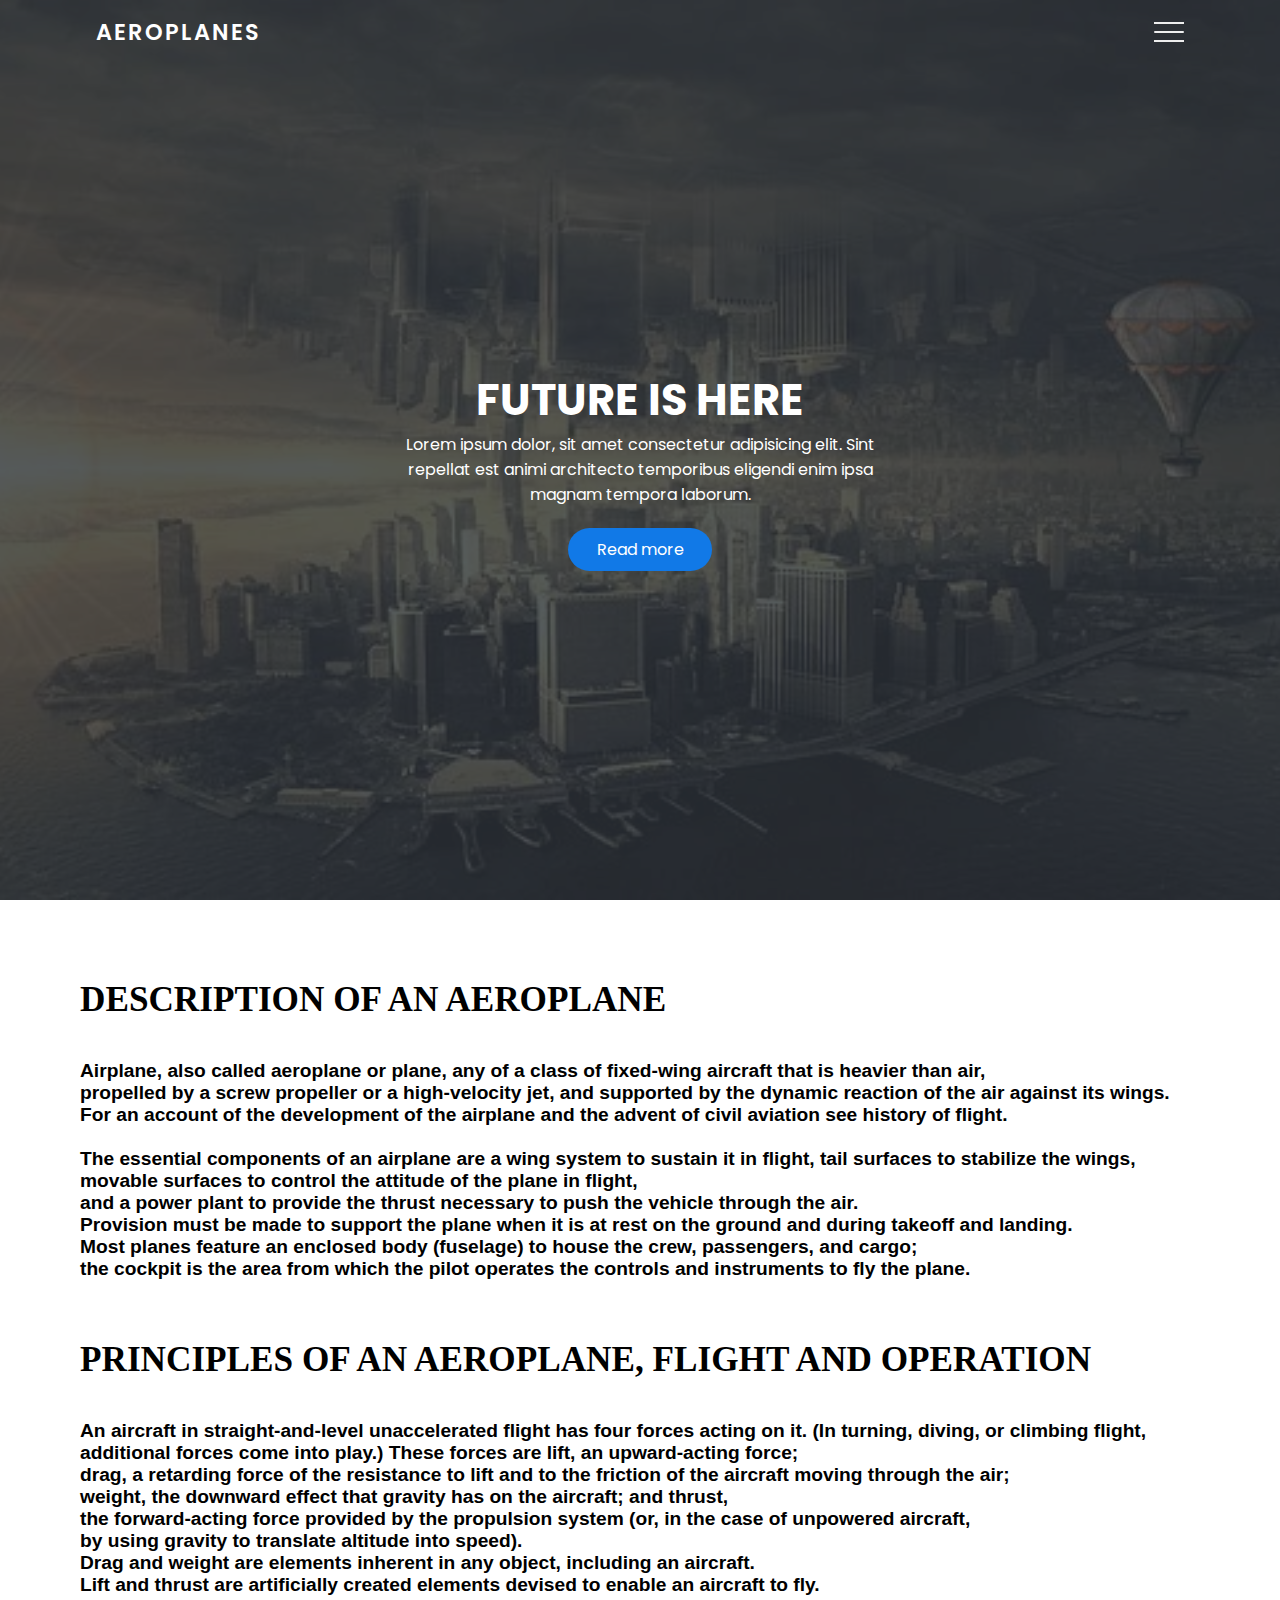
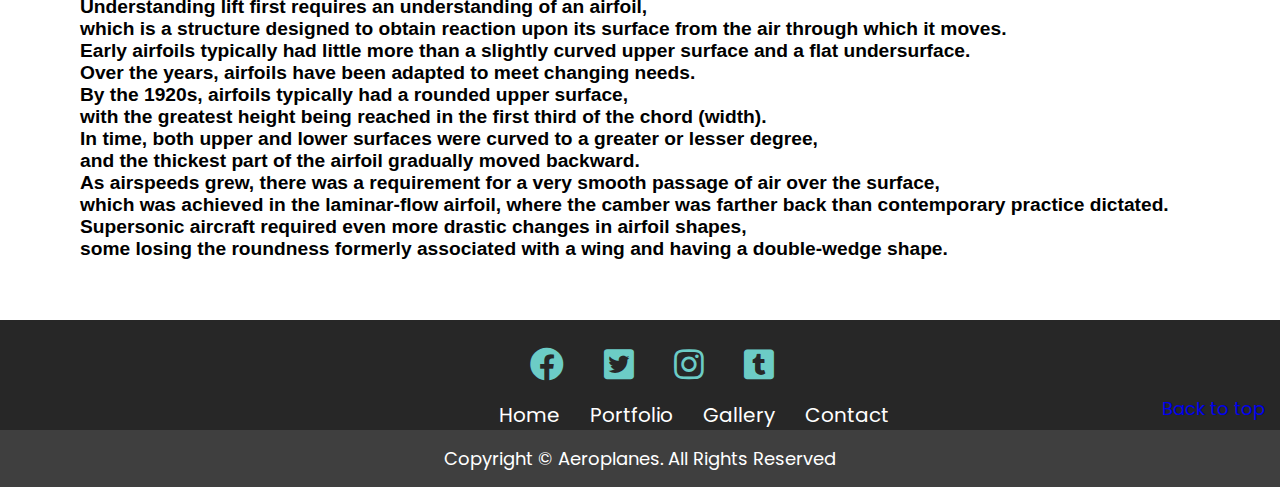
<file: Index.html>
<!DOCTYPE html>
<html lang="en">
<head>
    <meta charset="UTF-8">
    <meta http-equiv="X-UA-Compatible" content="IE=edge">
    <meta name="viewport" content="width=device-width, initial-scale=1.0">
    <link rel="stylesheet" href="css/Style.css">
    <link rel="stylesheet" href="css/all.min.css">
    <title>Home</title>
</head>
<body id="MyPage">
    <div class="container">
        <div class="navbar">
            <div class="menu">
                <h3 class="logo">Aeroplanes</h3>
                <div class="hamburger-menu">
                    <div class="bar"></div>
                </div>
            </div>
        </div>

            <div class="main">
                <header>
                    <div class="overlay">
                        <div class="inner">
                            <h2 class="title">Future is here</h2>
                         
                            <p>Lorem ipsum dolor, sit amet consectetur adipisicing elit. 
                               Sint repellat est animi architecto temporibus eligendi enim ipsa magnam tempora laborum.</p>
                               <a href="#" class="btn">Read more</a>
                        </div>
                    </div>
                </header>
            </div>
            
            <div class="shadow one"></div>
            <div class="shadow two"></div>

        <div class="links">
            <ul>
                <li>
                    <a id="active" href="Index.html" style="--i: 0.05s">Home</a>
                </li>
                <li>
                    <a href="Portfolio.html" style="--i: 0.1s">Portfolio</a>
                </li>
                <li>
                    <a href="Gallery.html" style="--i: 0.15s">Gallery</a>
                </li>
                <li>
                    <a href="Contact.html" style="--i: 0.2s">Contact</a>
                </li>
            </ul>
        </div>
    </div>

    <section class="sec">
        <h2 class="sec1">Description of an Aeroplane</h2>
        <p class="sec2">Airplane, also called aeroplane or plane, any of a class of fixed-wing aircraft that is heavier than air, <br> 
            propelled by a screw propeller or a high-velocity jet, and supported by the dynamic reaction of the air against its wings. <br>
            For an account of the development of the airplane and the advent of civil aviation see history of flight. <br>
           <br>The essential components of an airplane are a wing system to sustain it in flight, tail surfaces to stabilize the wings, <br>
            movable surfaces to control the attitude of the plane in flight, <br> and a power plant to provide the thrust necessary to push the vehicle through the air. <br>
            Provision must be made to support the plane when it is at rest on the ground and during takeoff and landing. <br> Most planes feature an enclosed body (fuselage) to house the crew, passengers, 
            and cargo; <br> the cockpit is the area from which the pilot operates the controls and instruments to fly the plane.</p>
    </section>

    <section class="sec3">
        <h2 id="sec4">Principles of an Aeroplane, Flight and Operation</h2>
        <p id="sec5">An aircraft in straight-and-level unaccelerated flight has four forces acting on it. (In turning, diving, or climbing flight, <br> additional forces come into play.) 
            These forces are lift, an upward-acting force; <br> drag, a retarding force of the resistance to lift and to the friction of the aircraft moving through the air; 
          <br>weight, the downward effect that gravity has on the aircraft; and thrust, <br> the forward-acting force provided by the propulsion system (or, in the case of unpowered aircraft, 
           <br> by using gravity to translate altitude into speed). <br> Drag and weight are elements inherent in any object, including an aircraft. 
           <br> Lift and thrust are artificially created elements devised to enable an aircraft to fly.
          <br>  Understanding lift first requires an understanding of an airfoil, <br> which is a structure designed to obtain reaction upon its surface from the air through which it moves. <br>
            Early airfoils typically had little more than a slightly curved upper surface and a flat undersurface. <br> Over the years, airfoils have been adapted to meet changing needs. 
           <br> By the 1920s, airfoils typically had a rounded upper surface, <br> with the greatest height being reached in the first third of the chord (width). 
           <br> In time, both upper and lower surfaces were curved to a greater or lesser degree, <br> and the thickest part of the airfoil gradually moved backward. 
           <br> As airspeeds grew, there was a requirement for a very smooth passage of air over the surface, <br> which was achieved in the laminar-flow airfoil, 
            where the camber was farther back than contemporary practice dictated. <br> Supersonic aircraft required even more drastic changes in airfoil shapes, 
           <br> some losing the roundness formerly associated with a wing and having a double-wedge shape.</p>
    </section>

    <footer>
        <div class="inner-footer">
            <div class="social-links">
                <ul>
                    <li class="social-items"><a href="#"><i class="fab fa-facebook"></i></a></li>
                    <li class="social-items"><a href="#"><i class="fab fa-twitter-square"></i></a></li>
                    <li class="social-items"><a href="#"><i class="fab fa-instagram"></i></a></li>
                    <li class="social-items"><a href="#"><i class="fab fa-tumblr-square"></i></a></li>
                </ul>
            </div>

            <div class="quick-links">
                <ul>
                    <li class="quick-items"><a href="#">Home</a></li>
                    <li class="quick-items"><a href="#">Portfolio</a></li>
                    <li class="quick-items"><a href="#">Gallery</a></li>
                    <li class="quick-items"><a href="#">Contact</a></li>
                </ul>
            </div>
        </div>

        <div class="outer-footer">
            Copyright &copy; Aeroplanes. All Rights Reserved
            <a href="#MyPage" style="float: right; margin-top: -50px; text-decoration: none;">Back to top</a>
        </div>
    </footer>
    <script src="js/Index.js"></script>
</body>
</html>
</file>
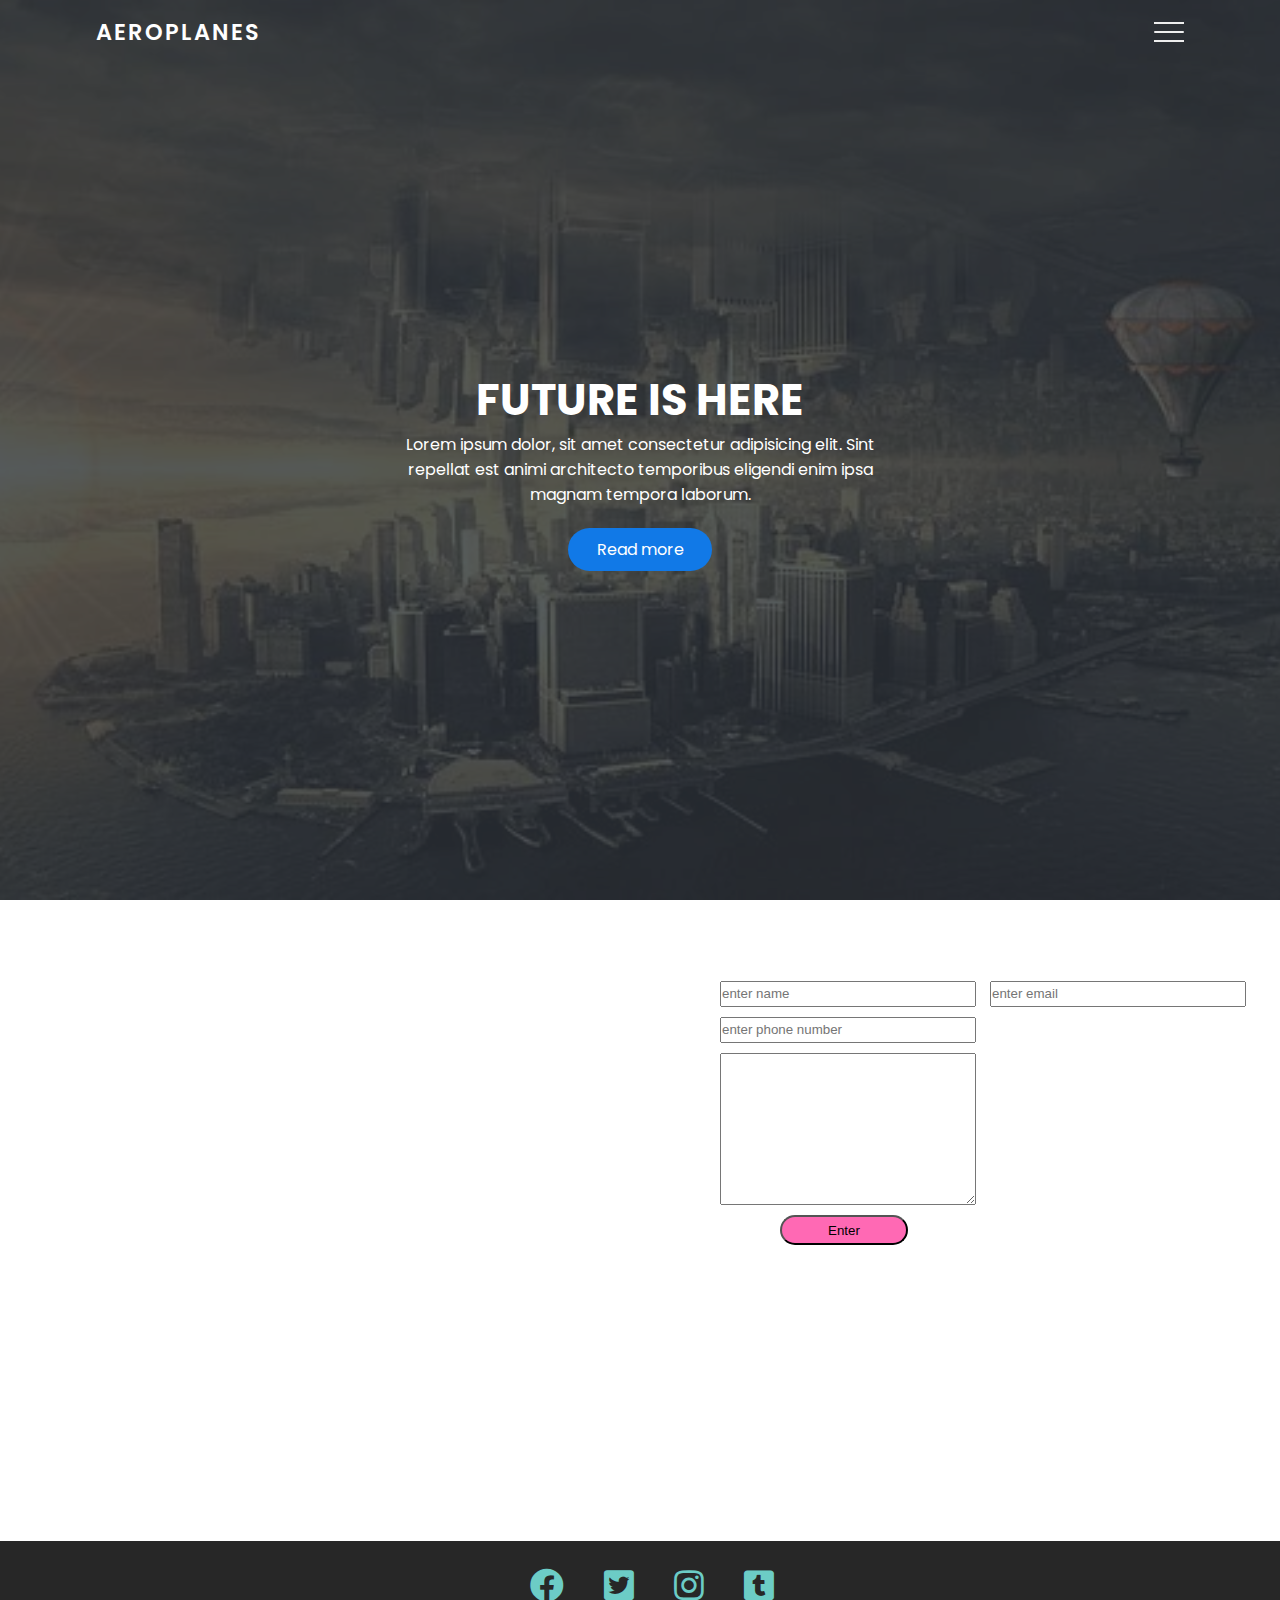
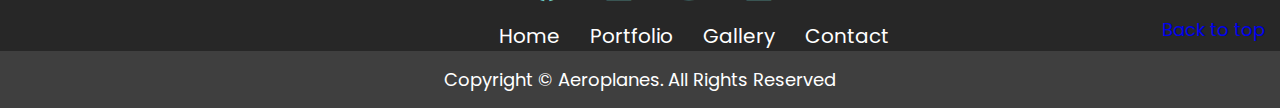
<file: Contact.html>
<!DOCTYPE html>
<html lang="en">
<head>
    <meta charset="UTF-8">
    <meta http-equiv="X-UA-Compatible" content="IE=edge">
    <meta name="viewport" content="width=device-width, initial-scale=1.0">
    <link rel="stylesheet" href="css/Contact.css">
    <link rel="stylesheet" href="css/all.min.css">
    <title>Contact</title>
</head>
<body id="MyPage">
    <div class="container">
        <div class="navbar">
            <div class="menu">
                <h3 class="logo">Aeroplanes</h3>
                <div class="hamburger-menu">
                    <div class="bar"></div>
                </div>
            </div>
        </div>

            <div class="main">
                <header>
                    <div class="overlay">
                        <div class="inner">
                            <h2 class="title">Future is here</h2>
                            <p>Lorem ipsum dolor, sit amet consectetur adipisicing elit. 
                               Sint repellat est animi architecto temporibus eligendi enim ipsa magnam tempora laborum.</p>
                               <a href="#" class="btn">Read more</a>
                        </div>
                    </div>
                </header>
            </div>
            
            <div class="shadow one"></div>
            <div class="shadow two"></div>

        <div class="links">
            <ul>
                <li>
                    <a href="Index.html" style="--i: 0.05s">Home</a>
                </li>
                <li>
                    <a href="Portfolio.html" style="--i: 0.1s">Portfolio</a>
                </li>
                <li>
                    <a href="Gallery.html" style="--i: 0.15s">Gallery</a>
                </li>
                <li>
                    <a id="active" href="Contact.html" style="--i: 0.2s">Contact</a>
                </li>
            </ul>
        </div>
    </div>

    <div class="house">
        <div class="mapouter">
        <div class="gmap_canvas">
        <iframe width="570" height="500" id="gmap_canvas" src="https://maps.google.com/maps?q=2880%20Broadway,%20New%20York&t=k&z=11&ie=UTF8&iwloc=&output=embed" frameborder="0" scrolling="no" marginheight="0" marginwidth="0"></iframe>
        <a href="https://fmovies-online.net">fmovies</a><br>
        <style>.mapouter{position:relative;text-align:right;height:500px;width:570px;}</style>
        <a href="https://www.embedgooglemap.net">google maps embedded api</a><style>.gmap_canvas {overflow:hidden;background:none!important;height:500px;width:570px;}</style>
       </div>
       </div>
       </div>

       <section class="home">
        <form action="" method="POST">
            <input type="text" placeholder="enter name" id="name">
            <input type="email" placeholder="enter email" id="email"><br>
            <input type="number" placeholder="enter phone number" id="phone"><br>
            <textarea cols="30" rows="10" id="message" name="message"></textarea>
            <button type="submit" id="enter">Enter</button>
            </form>
       </section>

       <footer>
        <div class="inner-footer">
            <div class="social-links">
                <ul>
                    <li class="social-items"><a href="#"><i class="fab fa-facebook"></i></a></li>
                    <li class="social-items"><a href="#"><i class="fab fa-twitter-square"></i></a></li>
                    <li class="social-items"><a href="#"><i class="fab fa-instagram"></i></a></li>
                    <li class="social-items"><a href="#"><i class="fab fa-tumblr-square"></i></a></li>
                </ul>
            </div>

            <div class="quick-links">
                <ul>
                    <li class="quick-items"><a href="#">Home</a></li>
                    <li class="quick-items"><a href="#">Portfolio</a></li>
                    <li class="quick-items"><a href="#">Gallery</a></li>
                    <li class="quick-items"><a href="#">Contact</a></li>
                </ul>
            </div>
        </div>

        <div class="outer-footer">
            Copyright &copy; Aeroplanes. All Rights Reserved
            <a href="#MyPage" style="float: right; margin-top: -50px; text-decoration: none;">Back to top</a>
        </div>
    </footer>
    <script src="js/Index.js"></script>
</body>
</html>
</file>
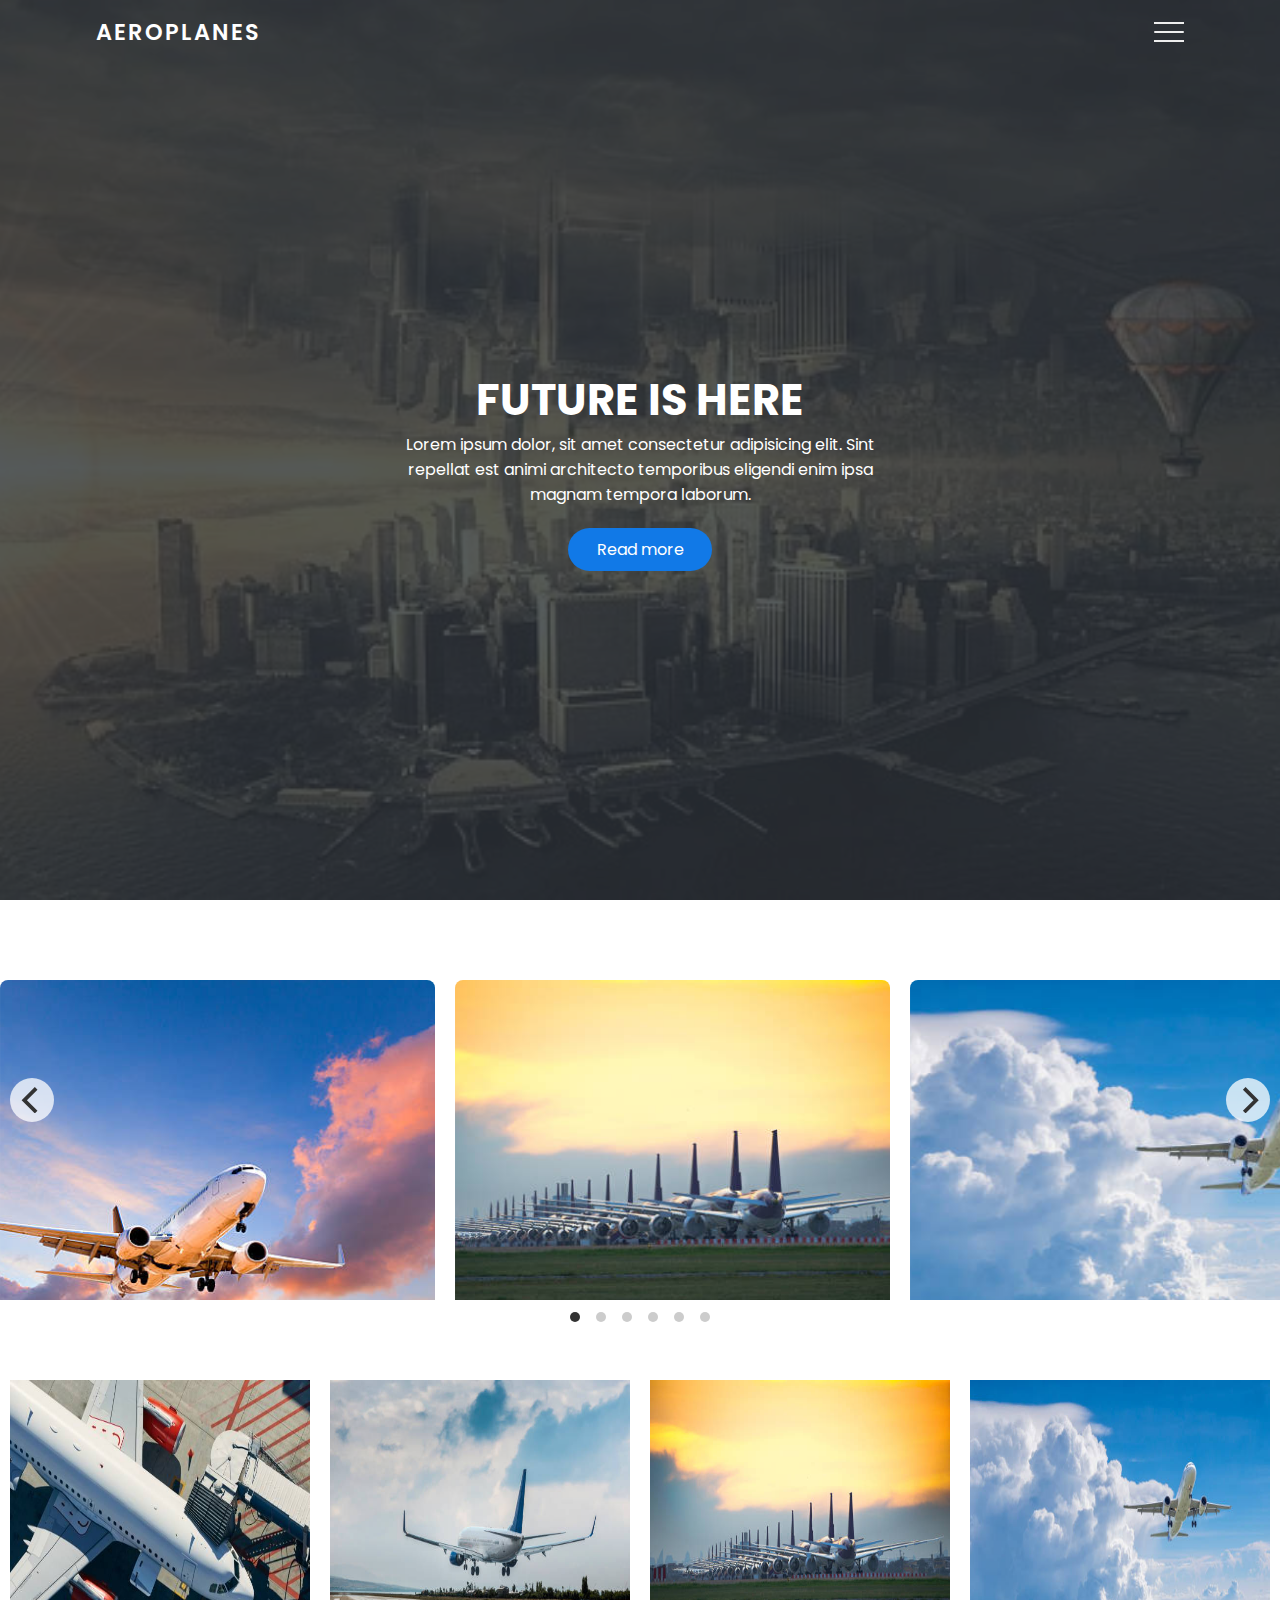
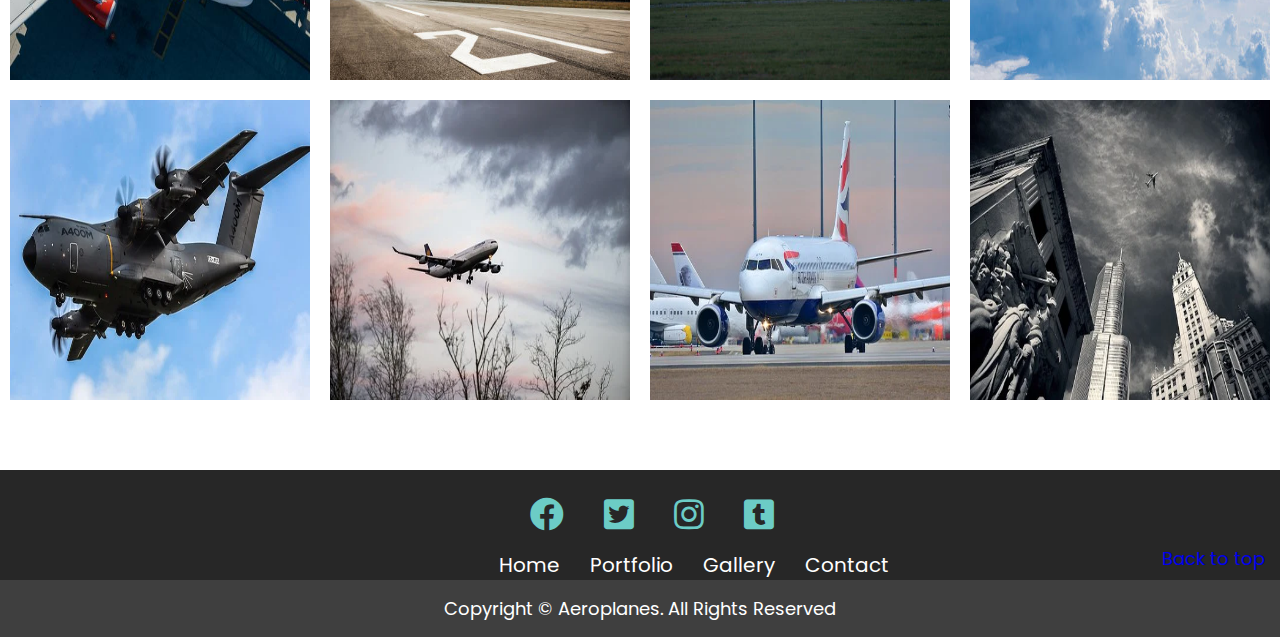
<file: Gallery.html>
<!DOCTYPE html>
<html lang="en">
<head>
    <meta charset="UTF-8">
    <meta http-equiv="X-UA-Compatible" content="IE=edge">
    <meta name="viewport" content="width=device-width, initial-scale=1.0">
    <link rel="stylesheet" href="css/Gallery.css">
    <link rel="stylesheet" href="flickity-docs/flickity.min.css">
    <link rel="stylesheet" href="css/all.min.css">
    <script src="js/jquery-3.6.0.js"></script>
    <title>Gallery</title>
</head>
<body id="MyPage">
    <div class="container">
        <div class="navbar">
            <div class="menu">
                <h3 class="logo">Aeroplanes</h3>
                <div class="hamburger-menu">
                    <div class="bar"></div>
                </div>
            </div>
        </div>

            <div class="main">
                <header>
                    <div class="overlay">
                        <div class="inner">
                            <h2 class="title">Future is here</h2>
                            <p>Lorem ipsum dolor, sit amet consectetur adipisicing elit. 
                               Sint repellat est animi architecto temporibus eligendi enim ipsa magnam tempora laborum.</p>
                               <a href="#" class="btn">Read more</a>
                        </div>
                    </div>
                </header>
            </div>
            
            <div class="shadow one"></div>
            <div class="shadow two"></div>

        <div class="links">
            <ul>
                <li>
                    <a href="Index.html" style="--i: 0.05s">Home</a>
                </li>
                <li>
                    <a href="Portfolio.html" style="--i: 0.1s">Portfolio</a>
                </li>
                <li>
                    <a id="active" href="Gallery.html" style="--i: 0.15s">Gallery</a>
                </li>
                <li>
                    <a href="Contact.html" style="--i: 0.2s">Contact</a>
                </li>
            </ul>
        </div>
    </div>

    <section class="div">
        <div class="main-carousel">
            <div class="cell"><img src="Images/Aeroplane5 (2).jpg"></div>
            <div class="cell"><img src="Images/Aeroplane7.jpg"></div>
            <div class="cell"><img src="Images/Aeroplane6.jpg"></div>
            <div class="cell"><img src="Images/Aeroplane10.jpg"></div>
            <div class="cell"><img src="Images/Aeroplane9.jpg"></div>
            <div class="cell"><img src="Images/Aeroplane8.jpg"></div>
          </div>
    </section>

    <section class="container1">
        <div class="box">
            <div class="imgBox">
                <img src="Images/Aeroplane11.jpg">
            </div>
        </div>
        <div class="box">
            <div class="imgBox">
                <img src="Images/Aeroplane12.jpg">
            </div>
        </div>
        <div class="box">
            <div class="imgBox">
                <img src="Images/Aeroplane7.jpg">
            </div>
        </div>
        <div class="box">
            <div class="imgBox">
                <img src="Images/Aeroplane6.jpg">
            </div>
        </div>
        <div class="box">
            <div class="imgBox">
                <img src="Images/Aeroplane15.webp">
            </div>
        </div>
        <div class="box">
            <div class="imgBox">
                <img src="Images/Aeroplane16.webp">
            </div>
        </div>
        <div class="box">
            <div class="imgBox">
                <img src="Images/Aeroplane17.webp">
            </div>
        </div>
        <div class="box">
            <div class="imgBox">
                <img src="Images/Aeroplane18.webp">
            </div>
        </div>
    </section>
    <script src="flickity-docs/flickity.pkgd.min.js"></script>
    <script type="text/javascript">
        $('.main-carousel').flickity({
  cellAlign: 'left',
  wrapAround: true,
  freeScroll: true
});
    </script>

<footer>
    <div class="inner-footer">
        <div class="social-links">
            <ul>
                <li class="social-items"><a href="#"><i class="fab fa-facebook"></i></a></li>
                <li class="social-items"><a href="#"><i class="fab fa-twitter-square"></i></a></li>
                <li class="social-items"><a href="#"><i class="fab fa-instagram"></i></a></li>
                <li class="social-items"><a href="#"><i class="fab fa-tumblr-square"></i></a></li>
            </ul>
        </div>

        <div class="quick-links">
            <ul>
                <li class="quick-items"><a href="#">Home</a></li>
                <li class="quick-items"><a href="#">Portfolio</a></li>
                <li class="quick-items"><a href="#">Gallery</a></li>
                <li class="quick-items"><a href="#">Contact</a></li>
            </ul>
        </div>
    </div>

    <div class="outer-footer">
        Copyright &copy; Aeroplanes. All Rights Reserved
        <a href="#MyPage" style="float: right; margin-top: -50px; text-decoration: none;">Back to top</a>
    </div>
</footer>
    <script src="js/Index.js"></script>
</body>
</html>
</file>
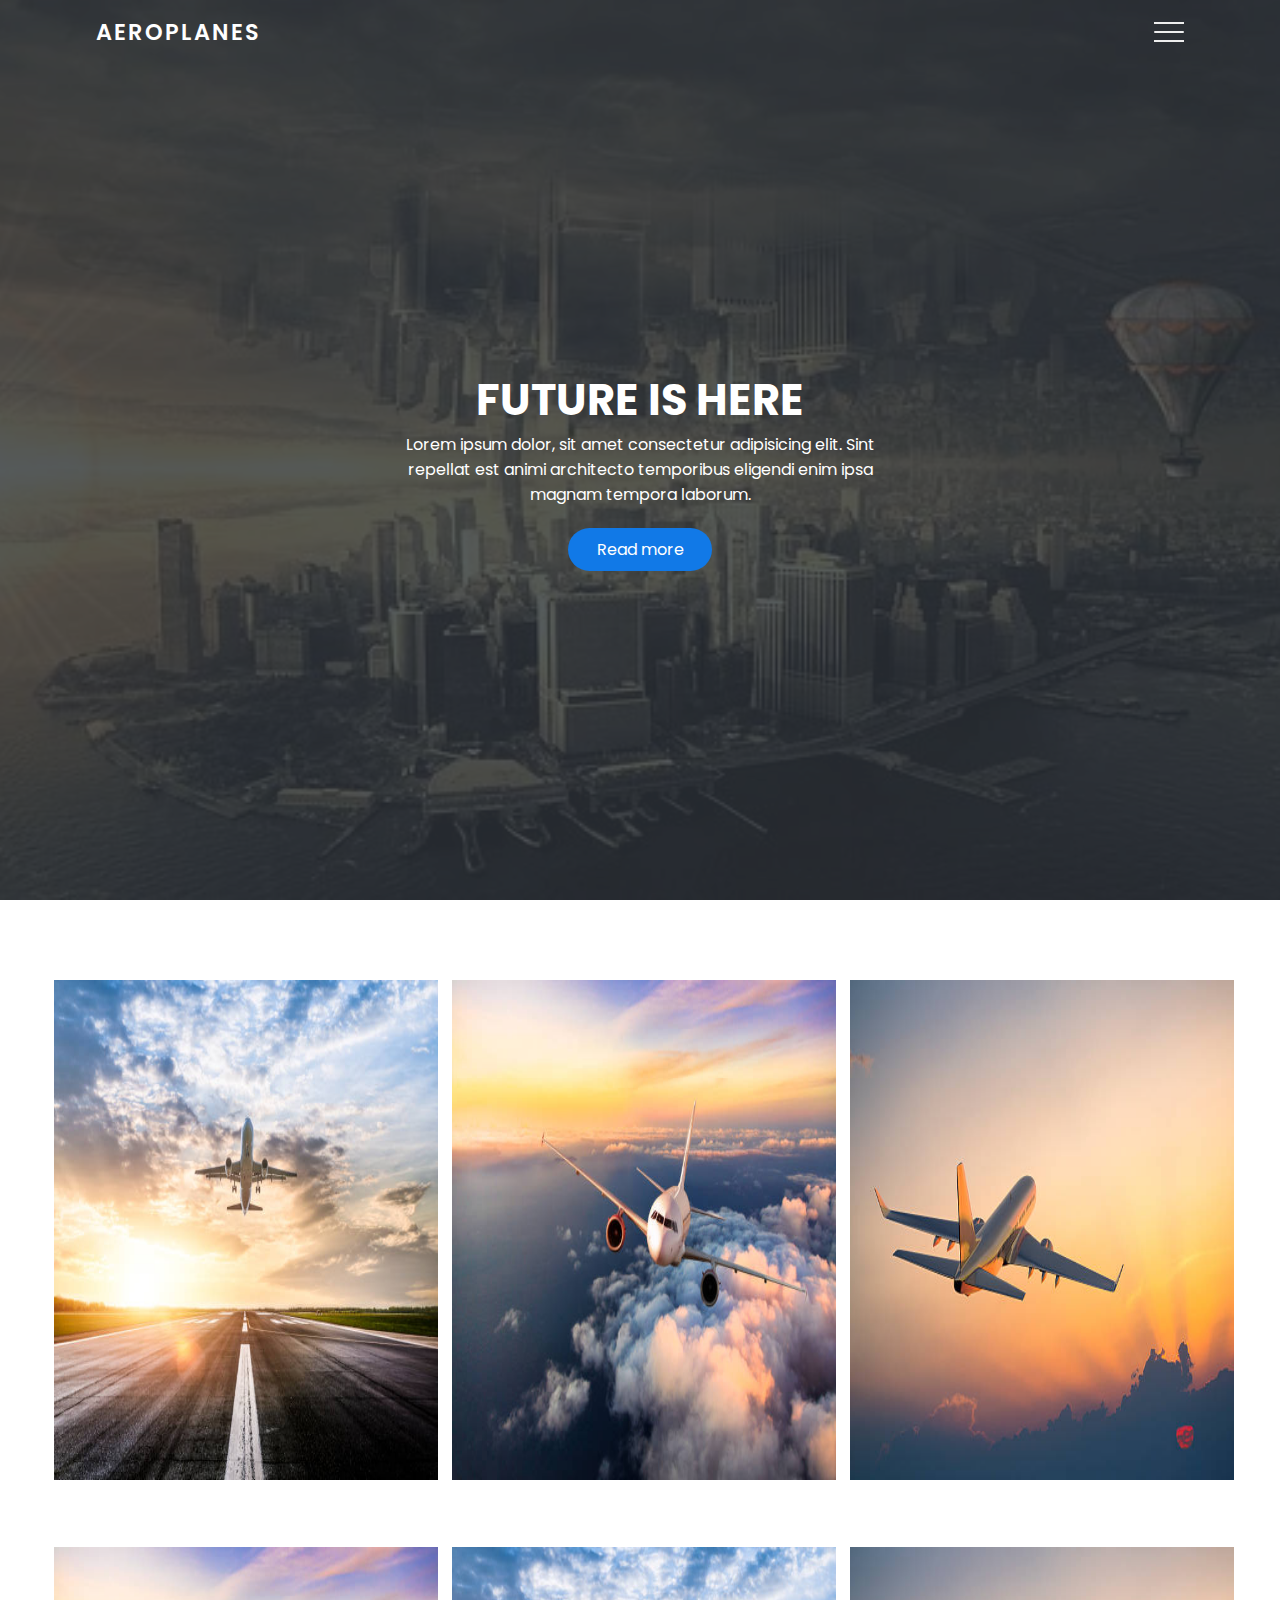
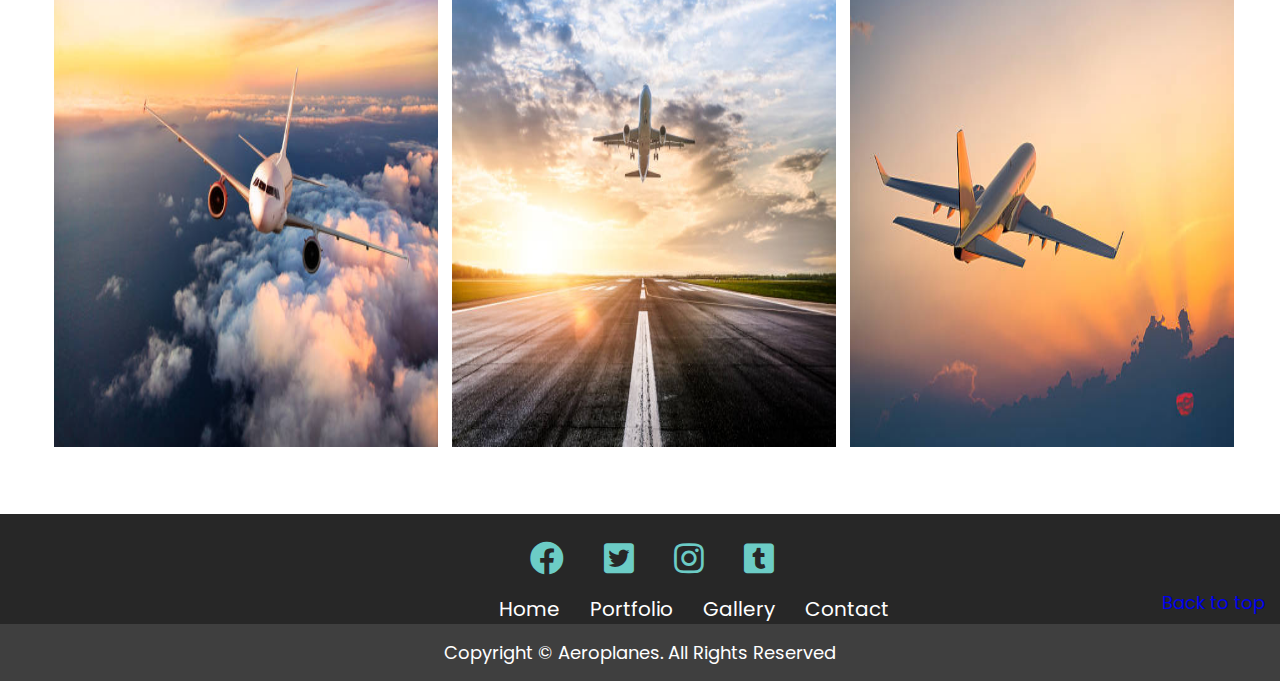
<file: Portfolio.html>
<!DOCTYPE html>
<html lang="en">
<head>
    <meta charset="UTF-8">
    <meta http-equiv="X-UA-Compatible" content="IE=edge">
    <meta name="viewport" content="width=device-width, initial-scale=1.0">
    <link rel="stylesheet" href="css/Portfolio.css">
    <link rel="stylesheet" href="css/all.min.css">
    <title>Portfolio</title>
</head>
<body id="MyPage">
    <div class="container">
        <div class="navbar">
            <div class="menu">
                <h3 class="logo">Aeroplanes</h3>
                <div class="hamburger-menu">
                    <div class="bar"></div>
                </div>
            </div>
        </div>

            <div class="main">
                <header>
                    <div class="overlay">
                        <div class="inner">
                            <h2 class="title">Future is here</h2>
                            <p>Lorem ipsum dolor, sit amet consectetur adipisicing elit. 
                               Sint repellat est animi architecto temporibus eligendi enim ipsa magnam tempora laborum.</p>
                               <a href="#" class="btn">Read more</a>
                        </div>
                    </div>
                </header>
            </div>
            
            <div class="shadow one"></div>
            <div class="shadow two"></div>

        <div class="links">
            <ul>
                <li>
                    <a href="Index.html" style="--i: 0.05s">Home</a>
                </li>
                <li>
                    <a id="active" href="Portfolio.html" style="--i: 0.1s">Portfolio</a>
                </li>
                <li>
                    <a href="Gallery.html" style="--i: 0.15s">Gallery</a>
                </li>
                <li>
                    <a href="Contact.html" style="--i: 0.2s">Contact</a>
                </li>
            </ul>
        </div>
    </div>

    <section class="sec6">
        <img src="Images/Aeroplane1 (2).jpg" id="bag"
        onmouseover="change(this,'Images/Aeroplane4 (2).jpg')"
        onmouseout="change(this,'Images/Aeroplane5 (2).jpg')">
    
        <img src="Images/Aeroplane2 (2).jpg" id="light"
        onmouseover="change(this,'Images/Aeroplane6.jpg')"
        onmouseout="change(this,'Images/Aeroplane7.jpg')">
    
        <img src="Images/Aeroplane3 (2).jpg" id="chair"
        onmouseover="change(this,'Images/Aeroplane8.jpg')"
        onmouseout="change(this,'Images/Aeroplane9.jpg')">

        <img src="Images/Aeroplane2 (2).jpg" id="water"
        onmouseover="change(this,'Images/Aeroplane10.jpg')"
        onmouseout="change(this,'Images/Aeroplane11.jpg')">
    
        <img src="Images/Aeroplane1 (2).jpg" id="plate"
        onmouseover="change(this,'Images/Aeroplane12.jpg')"
        onmouseout="change(this,'Images/Aeroplane13.webp')">
    
        <img src="Images/Aeroplane3 (2).jpg" id="fan"
        onmouseover="change(this,'Images/Aeroplane14.webp')"
        onmouseout="change(this,'Images/Aeroplane4 (2).jpg')">
        <script>
            function change(bar,url)
        {
         bar.src=url;
      }
     </script>
        </section>

        <footer>
            <div class="inner-footer">
                <div class="social-links">
                    <ul>
                        <li class="social-items"><a href="#"><i class="fab fa-facebook"></i></a></li>
                        <li class="social-items"><a href="#"><i class="fab fa-twitter-square"></i></a></li>
                        <li class="social-items"><a href="#"><i class="fab fa-instagram"></i></a></li>
                        <li class="social-items"><a href="#"><i class="fab fa-tumblr-square"></i></a></li>
                    </ul>
                </div>
    
                <div class="quick-links">
                    <ul>
                        <li class="quick-items"><a href="#">Home</a></li>
                        <li class="quick-items"><a href="#">Portfolio</a></li>
                        <li class="quick-items"><a href="#">Gallery</a></li>
                        <li class="quick-items"><a href="#">Contact</a></li>
                    </ul>
                </div>
            </div>
    
            <div class="outer-footer">
                Copyright &copy; Aeroplanes. All Rights Reserved
                <a href="#MyPage" style="float: right; margin-top: -50px; text-decoration: none;">Back to top</a>
            </div>
        </footer>
    <script src="js/Index.js"></script>
</body>
</html>
</file>
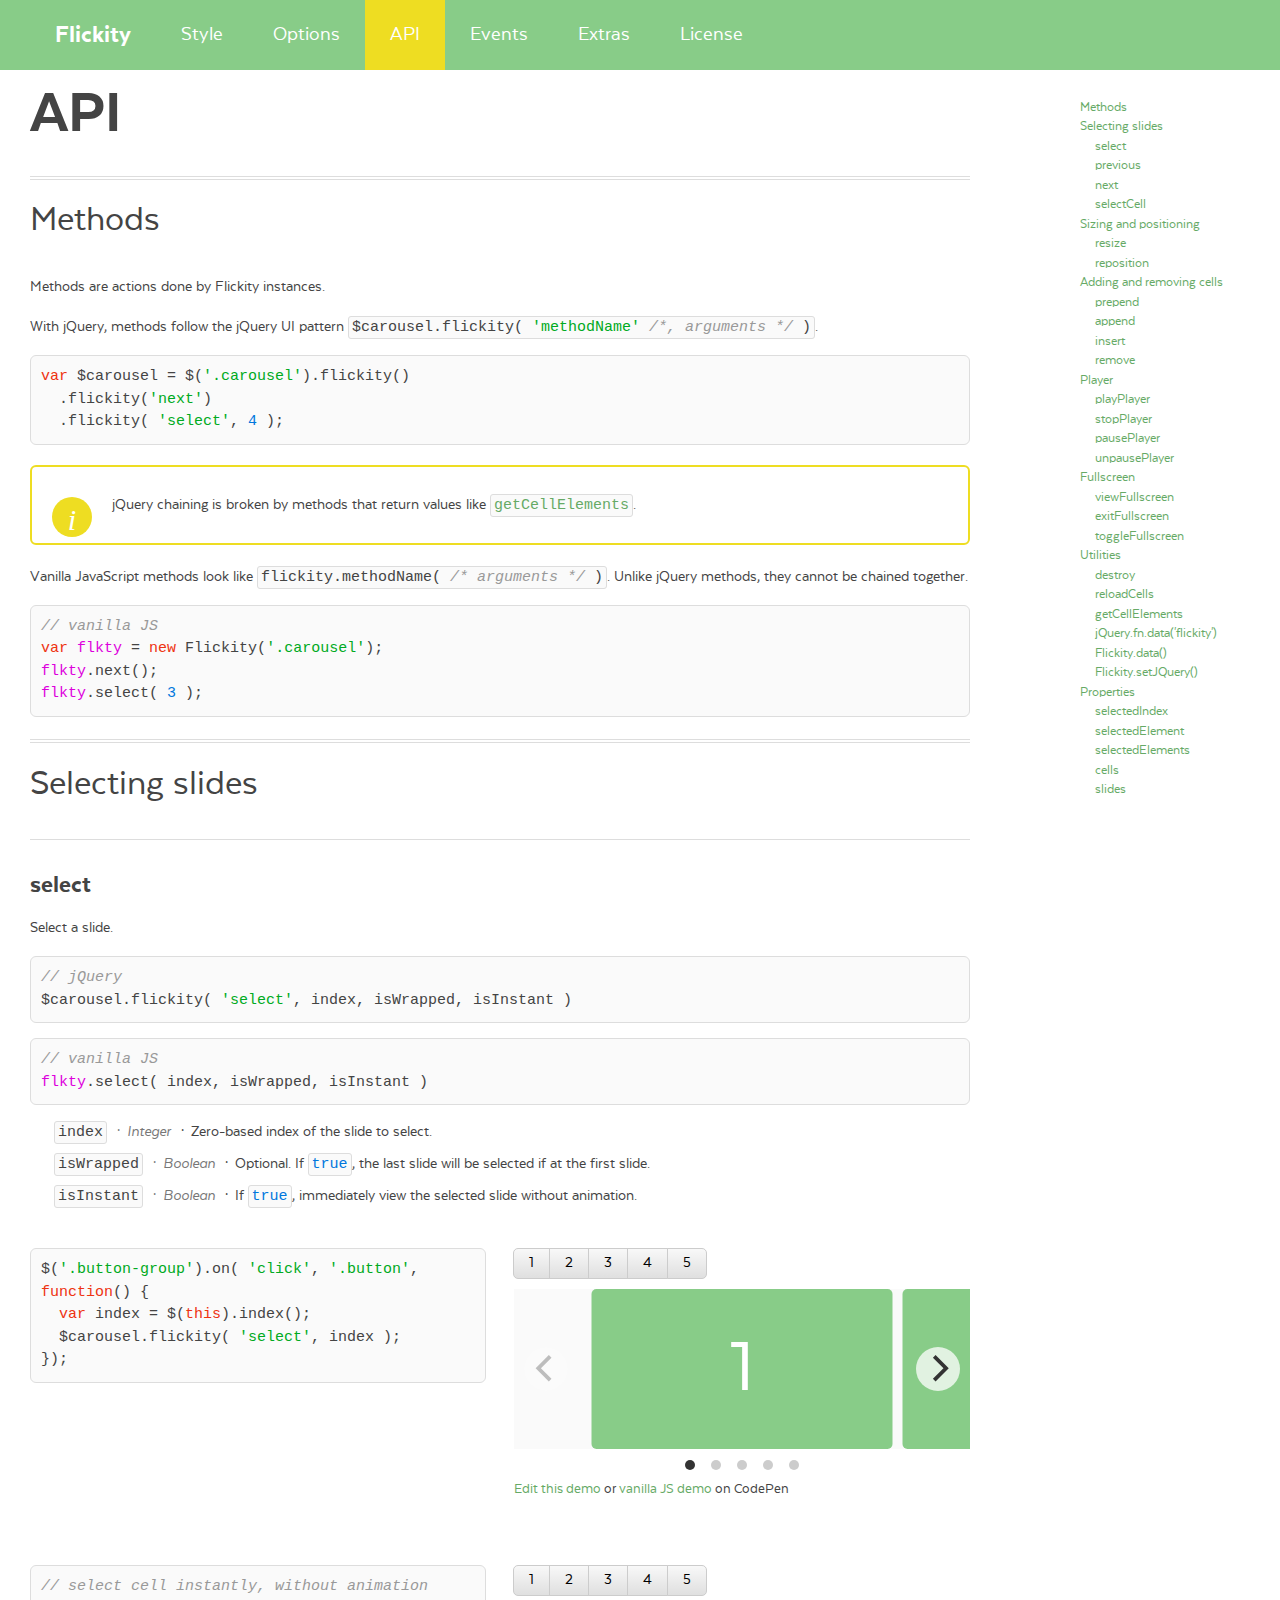
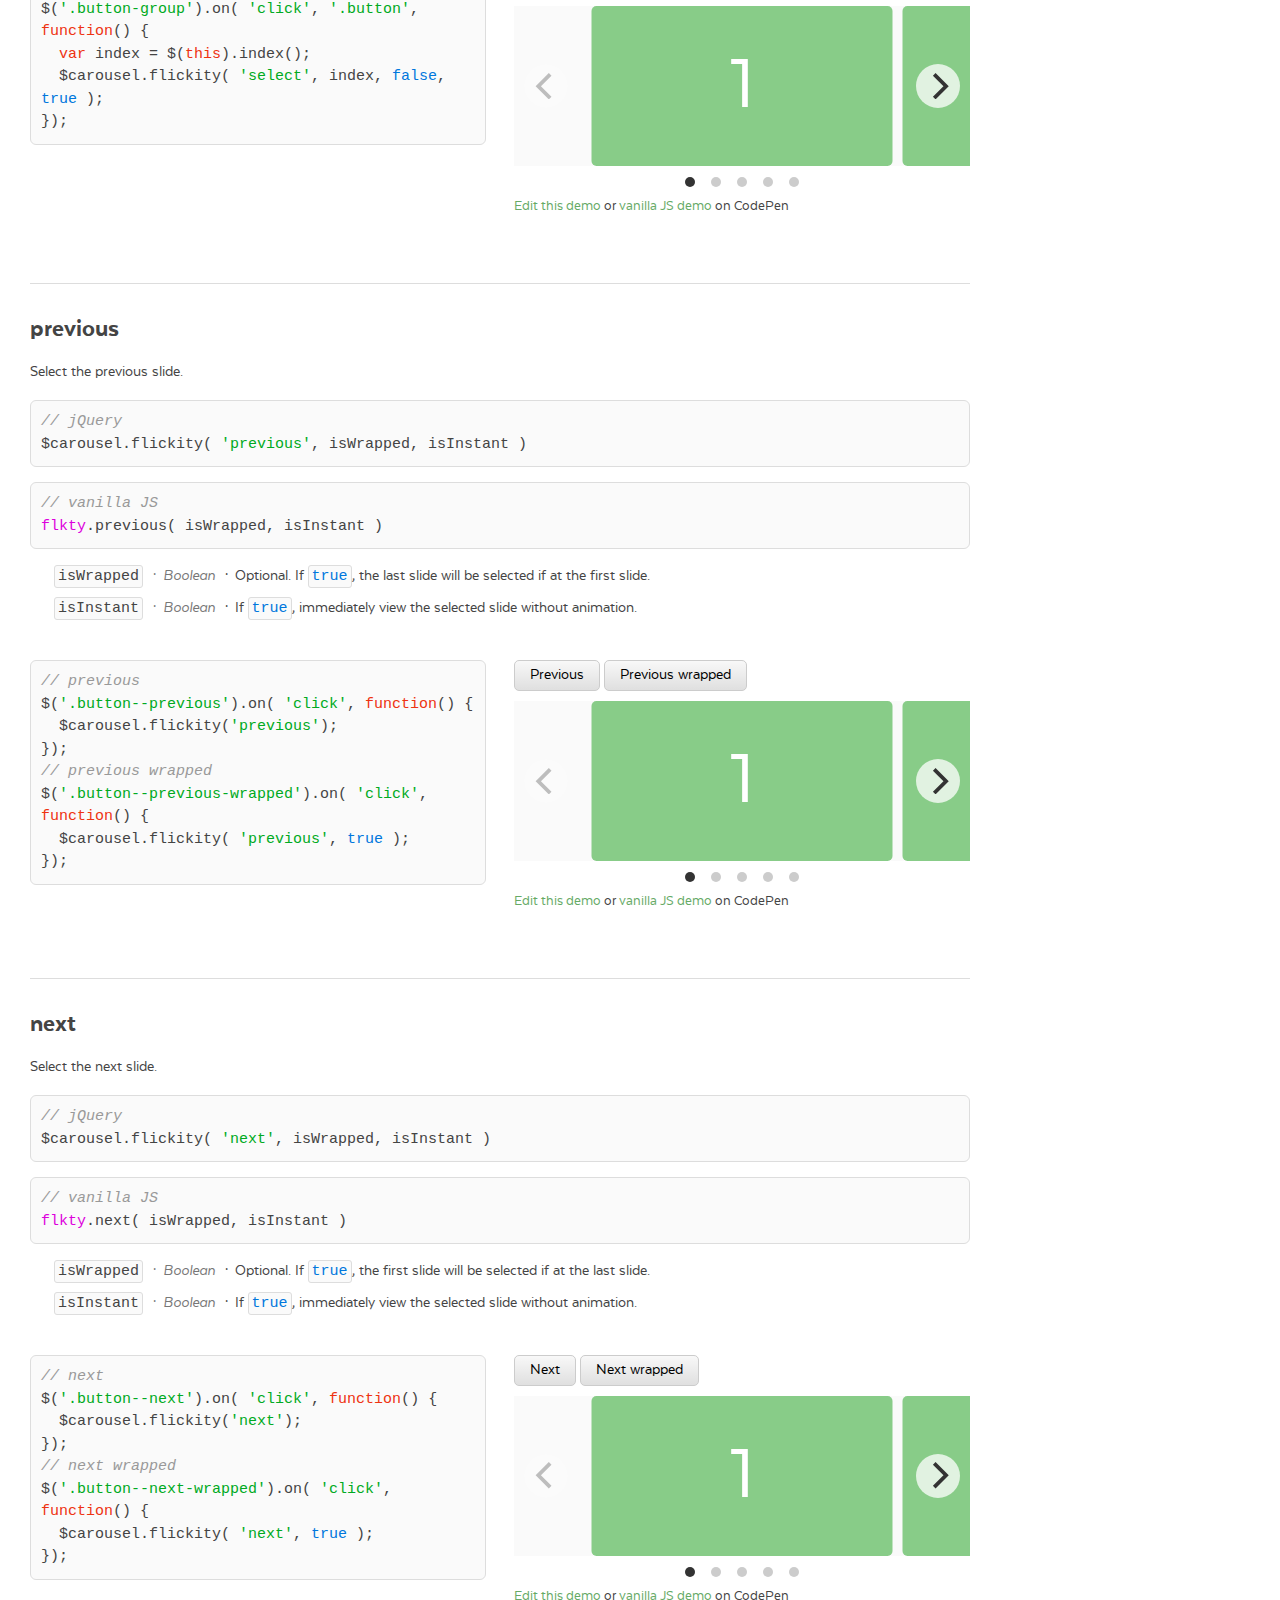
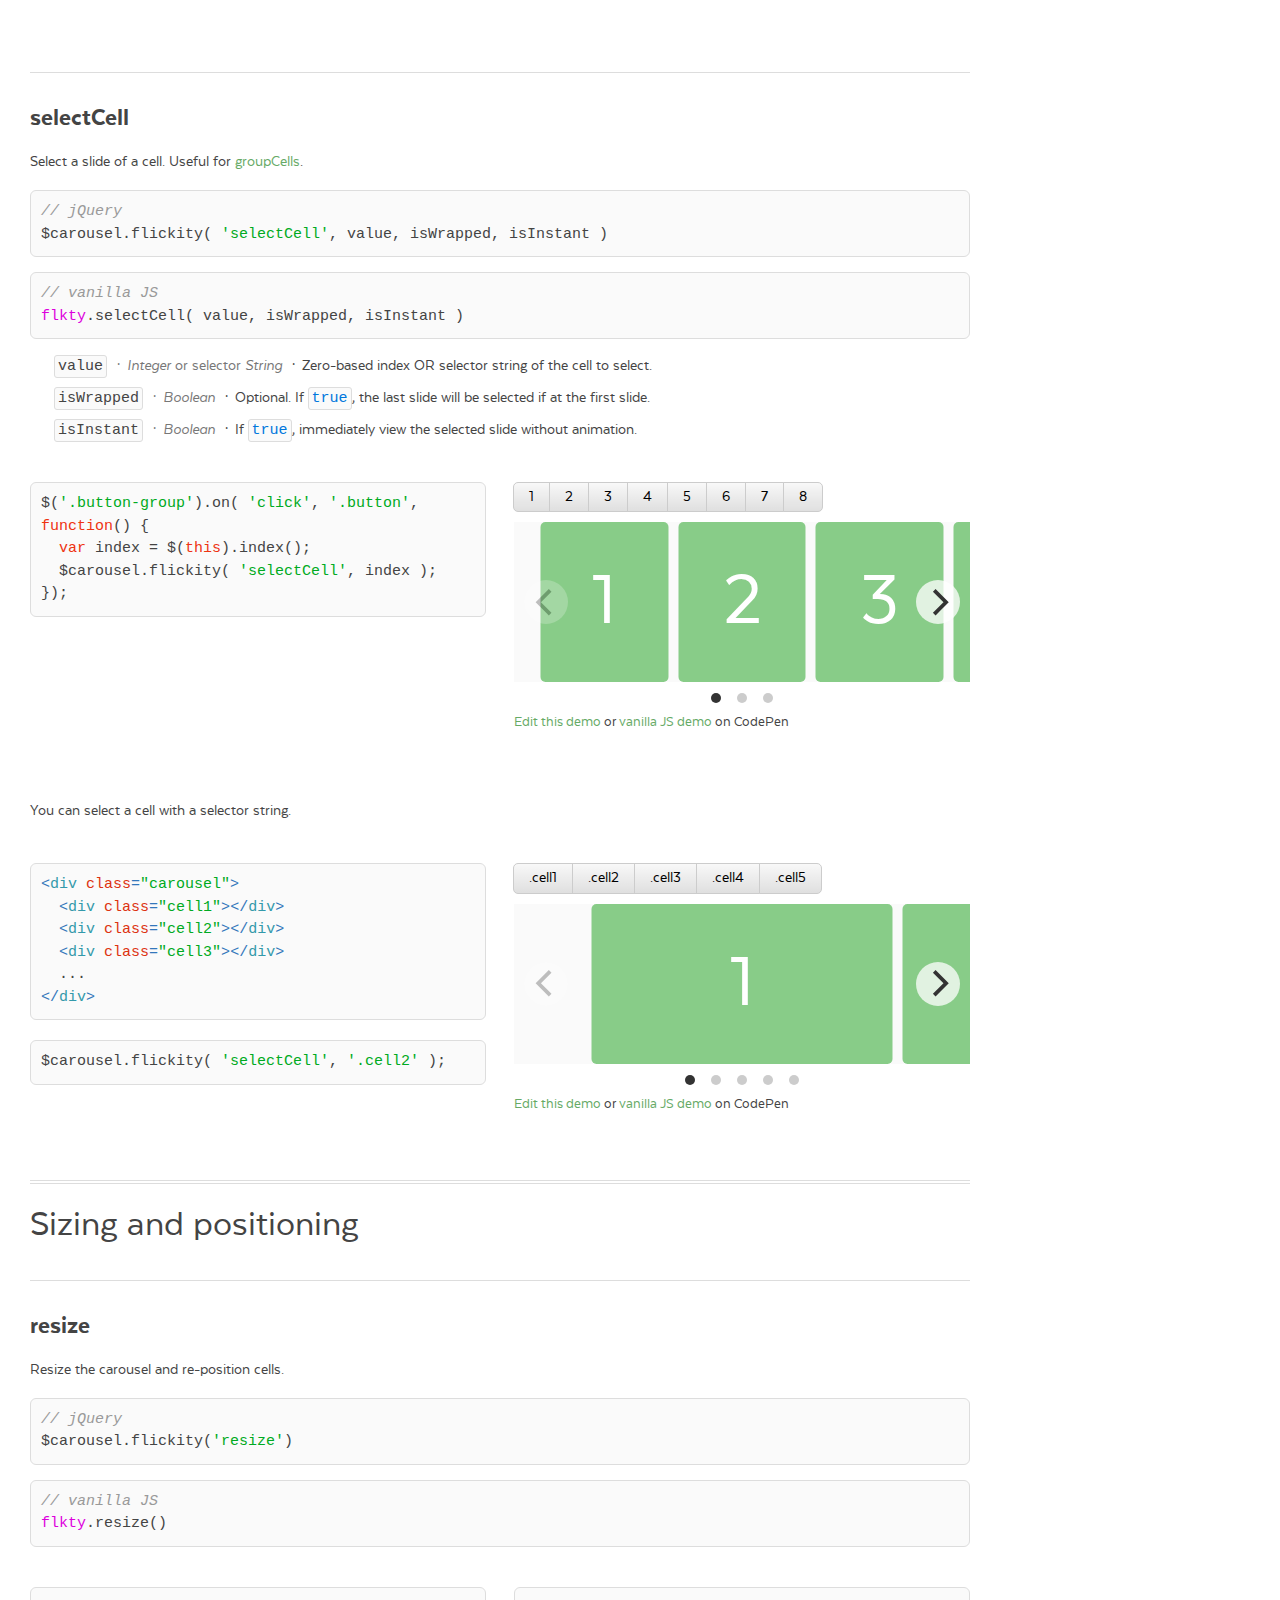
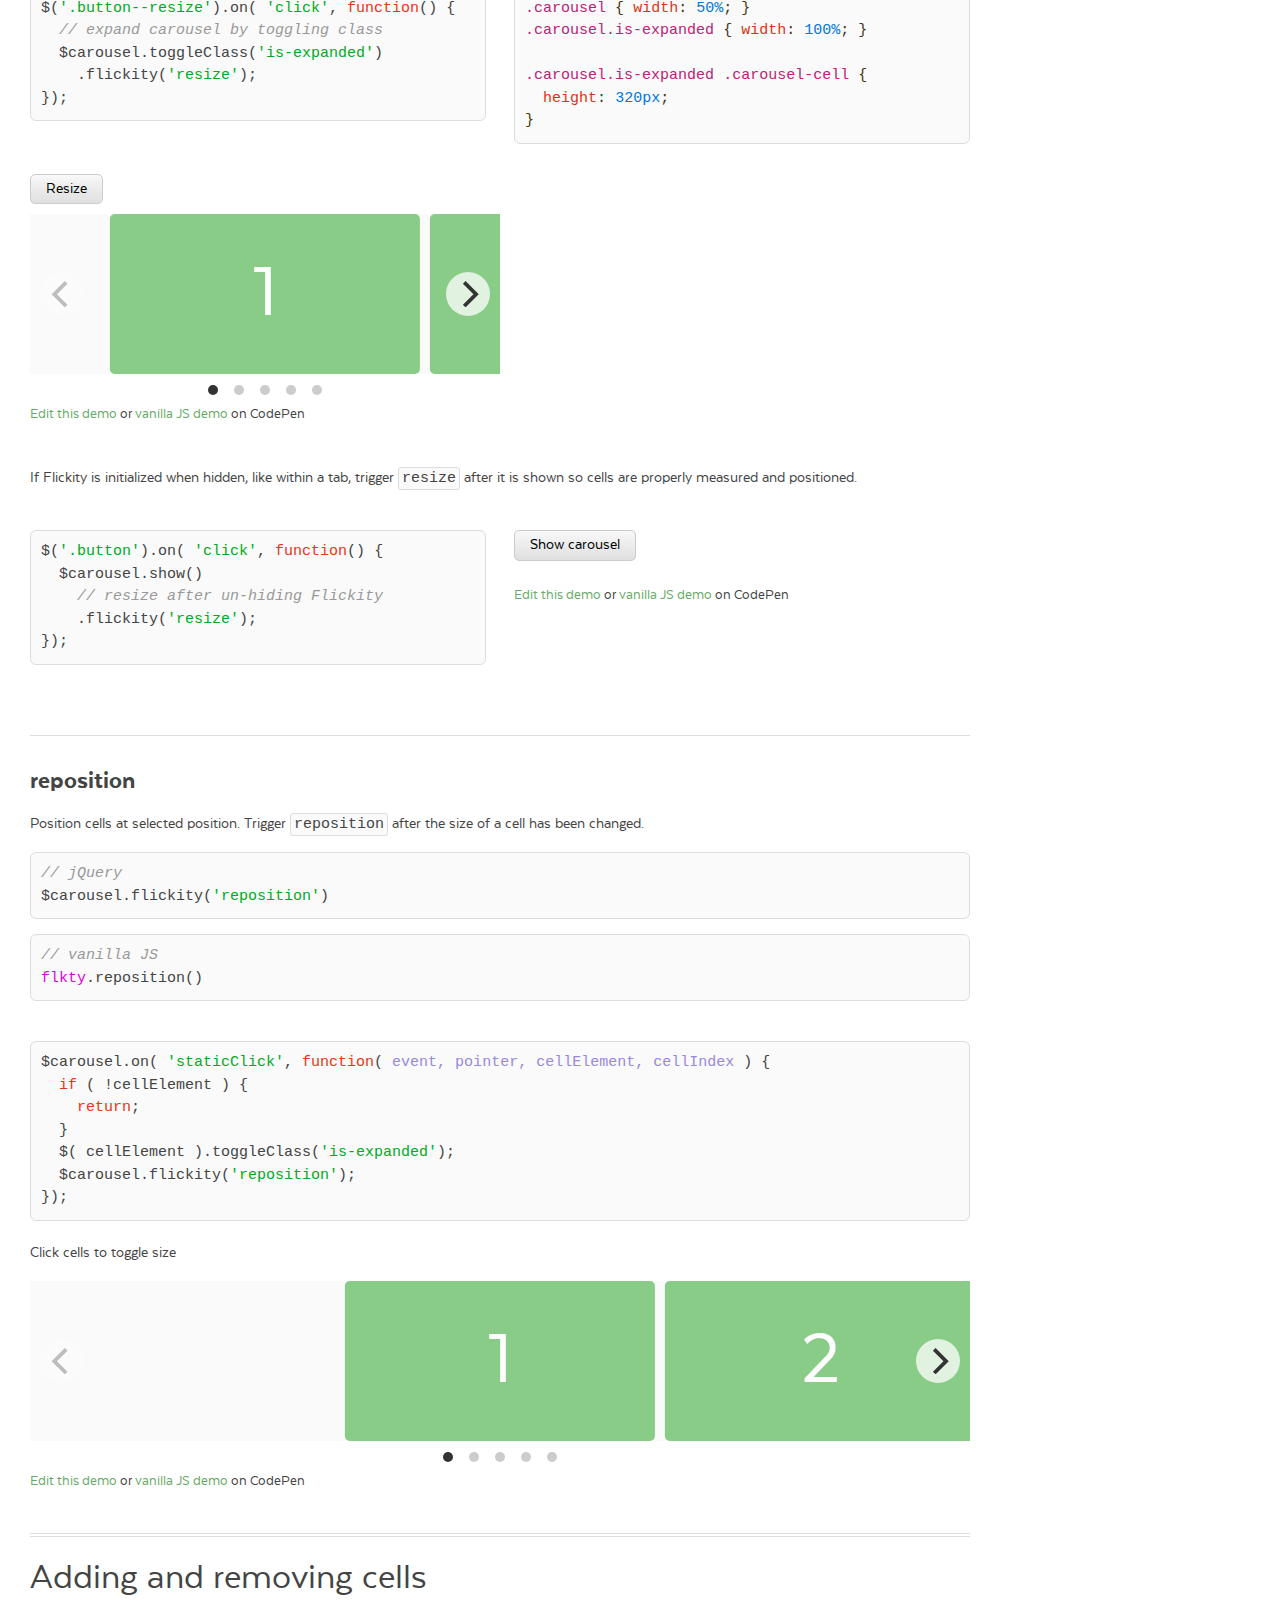
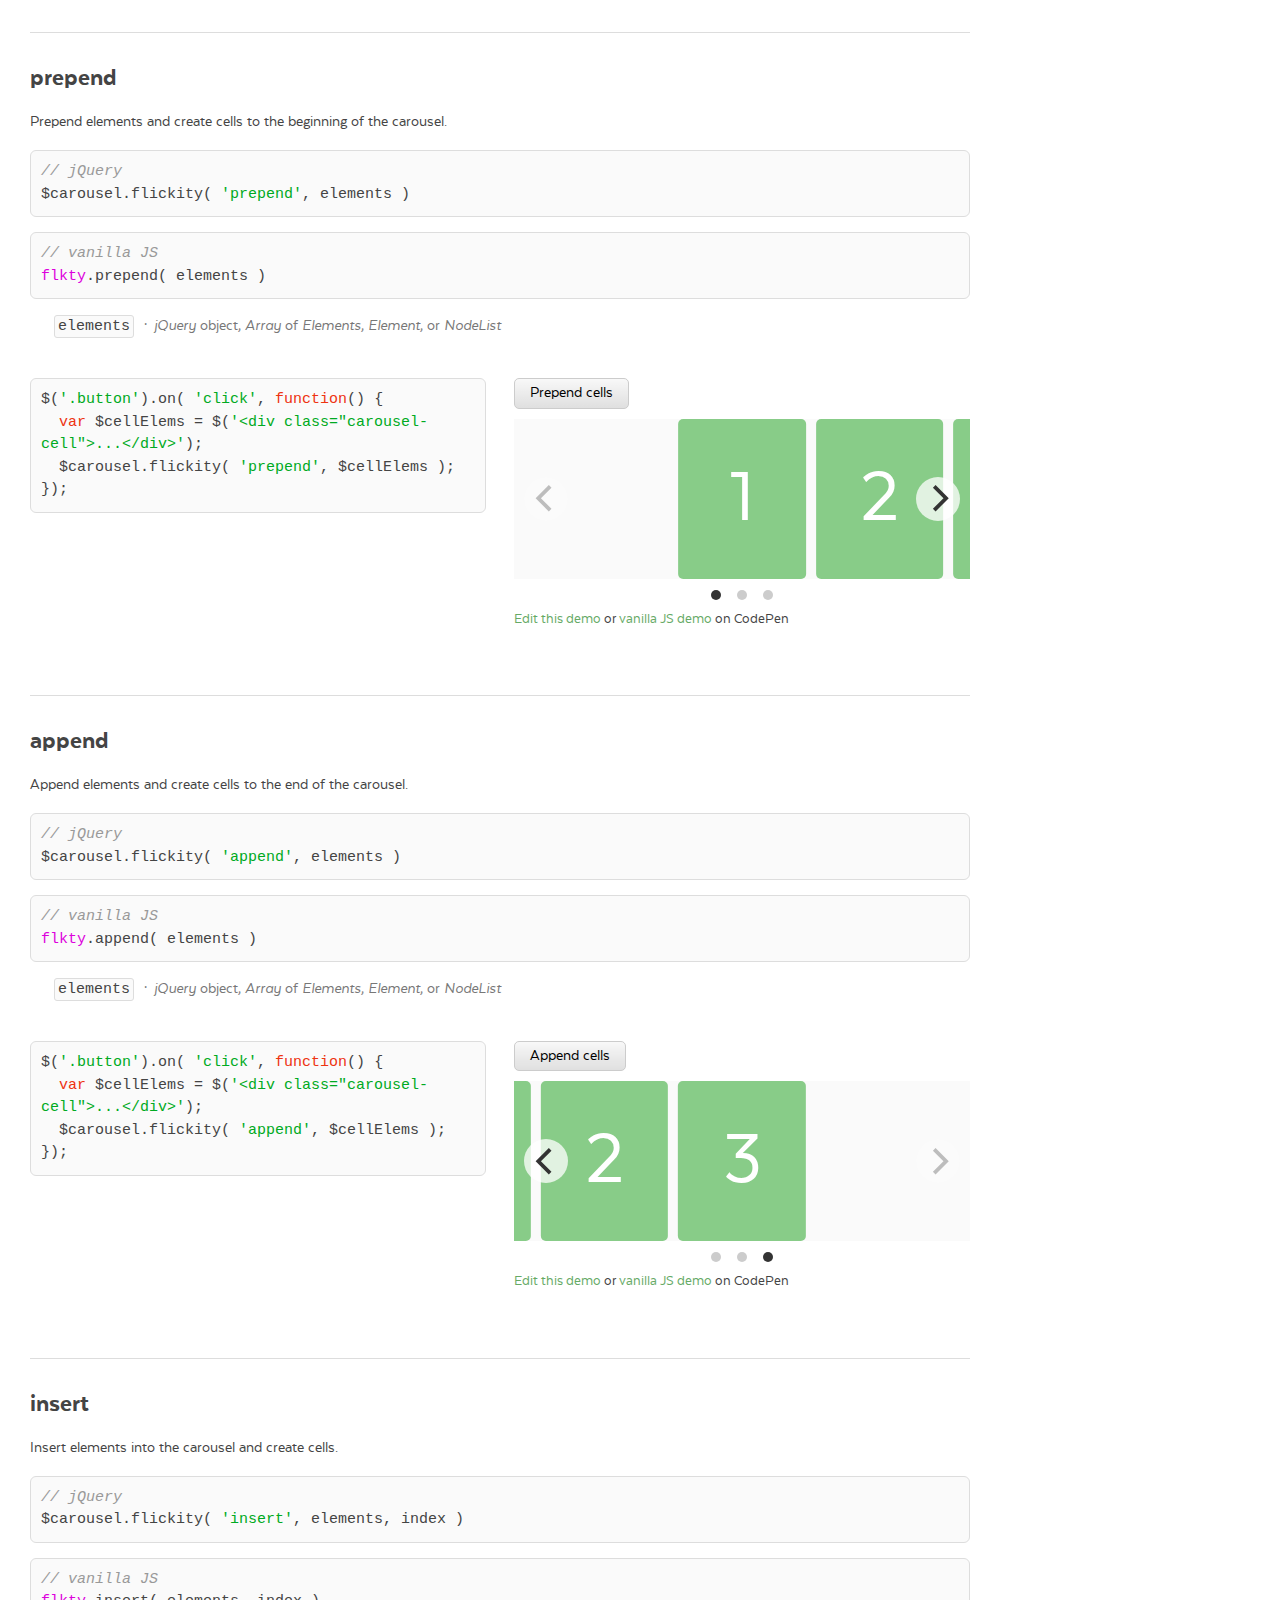
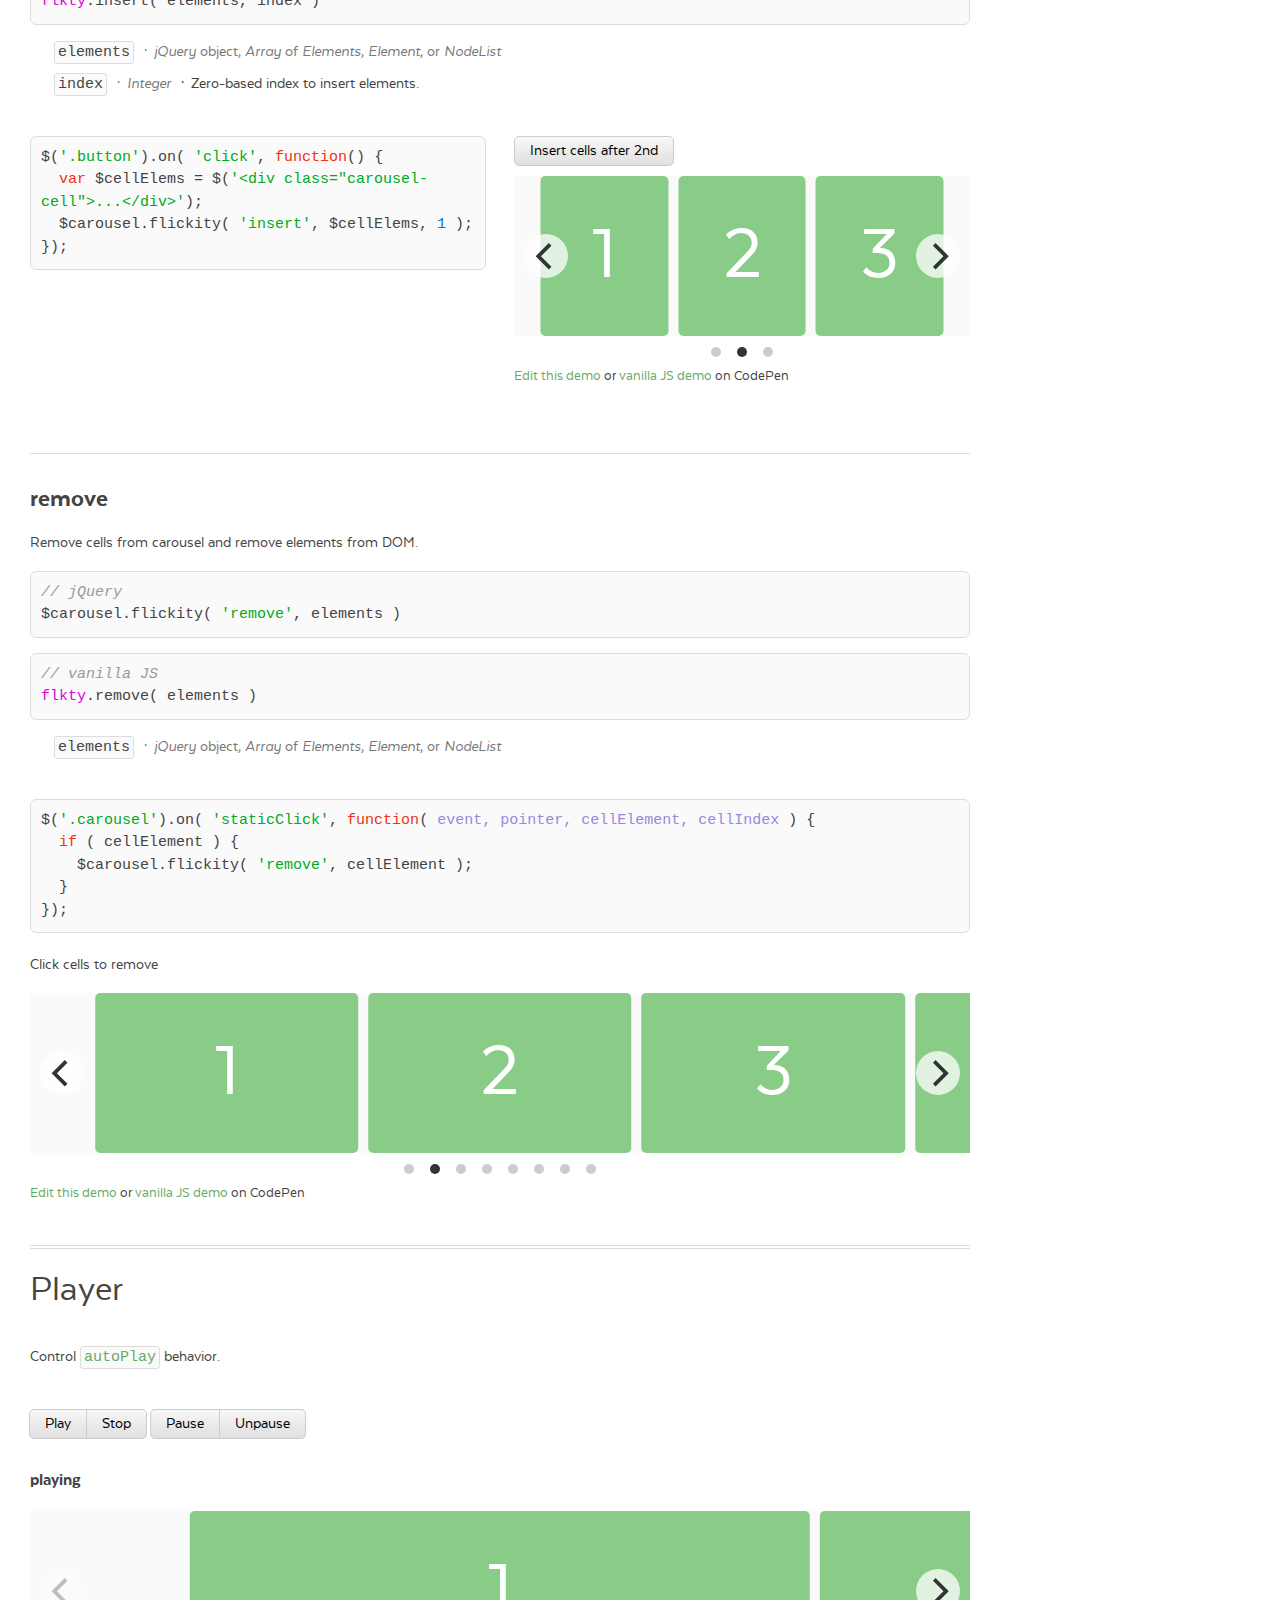
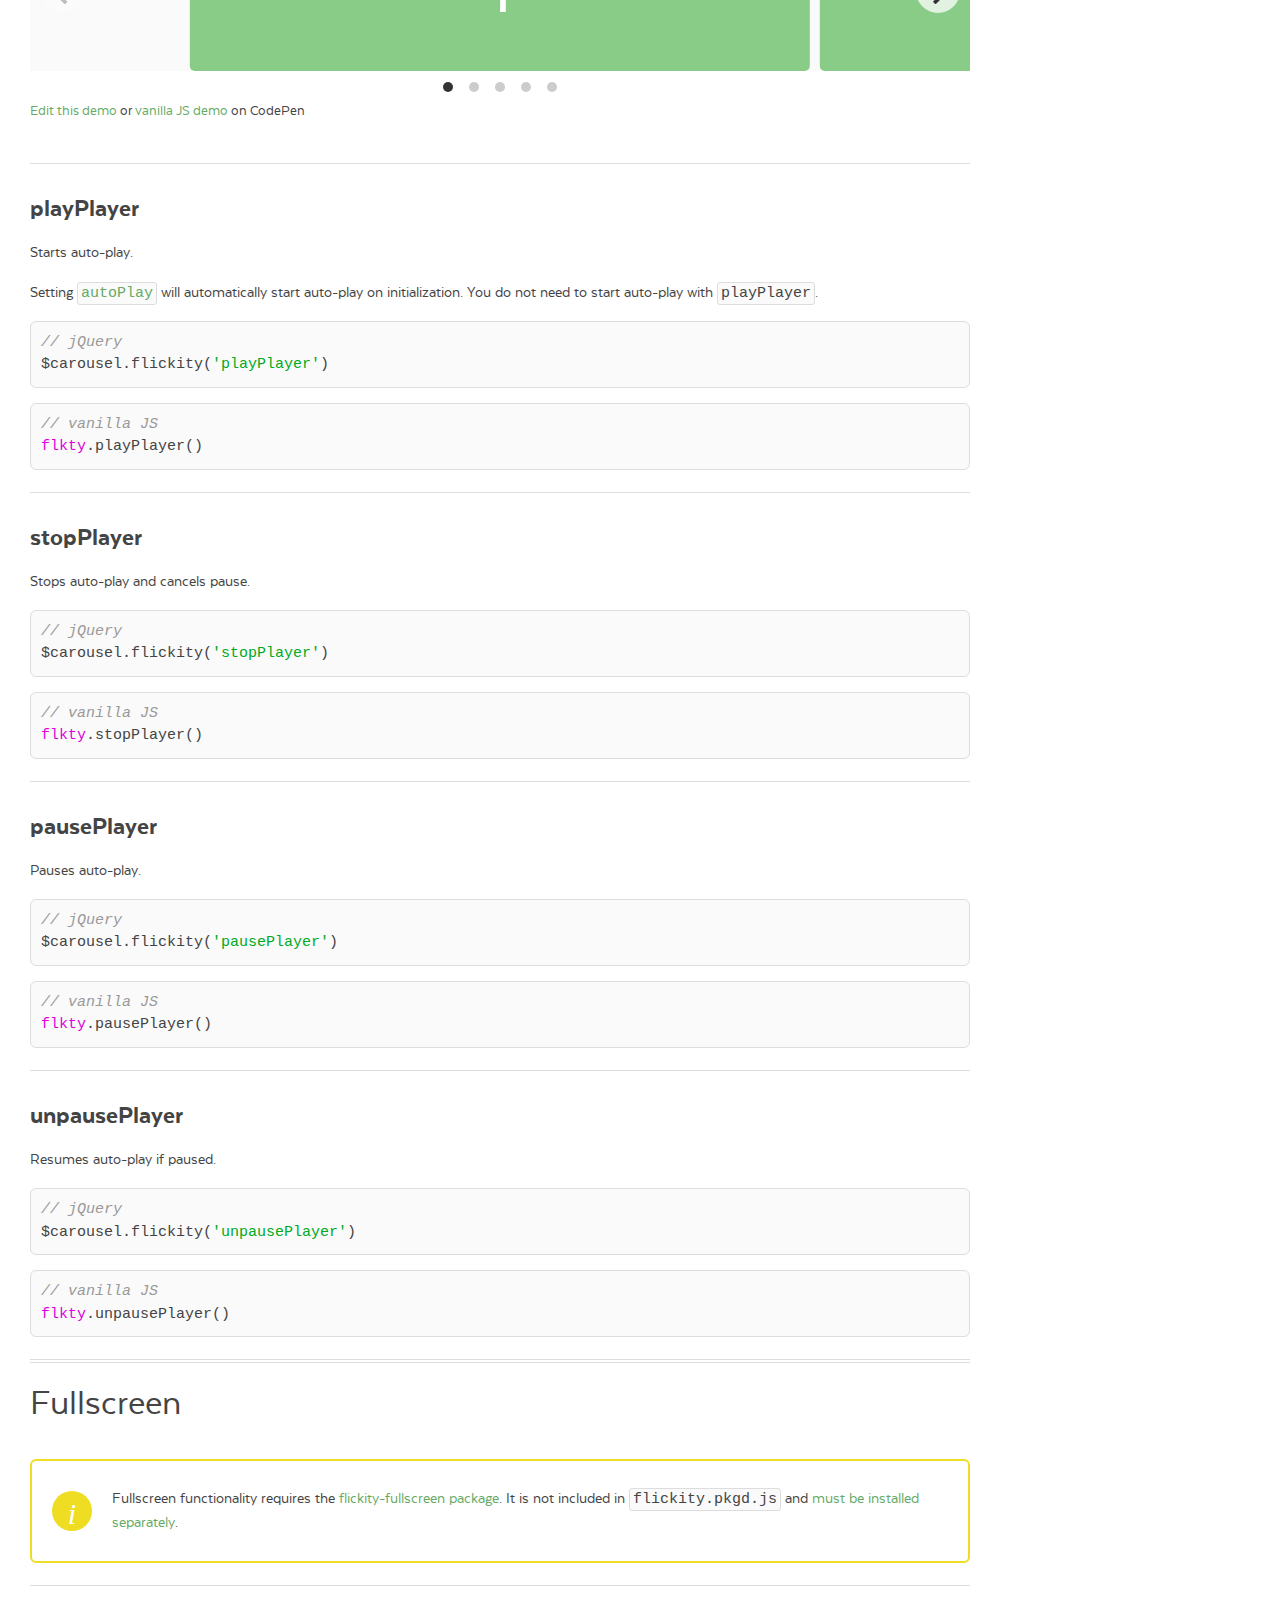
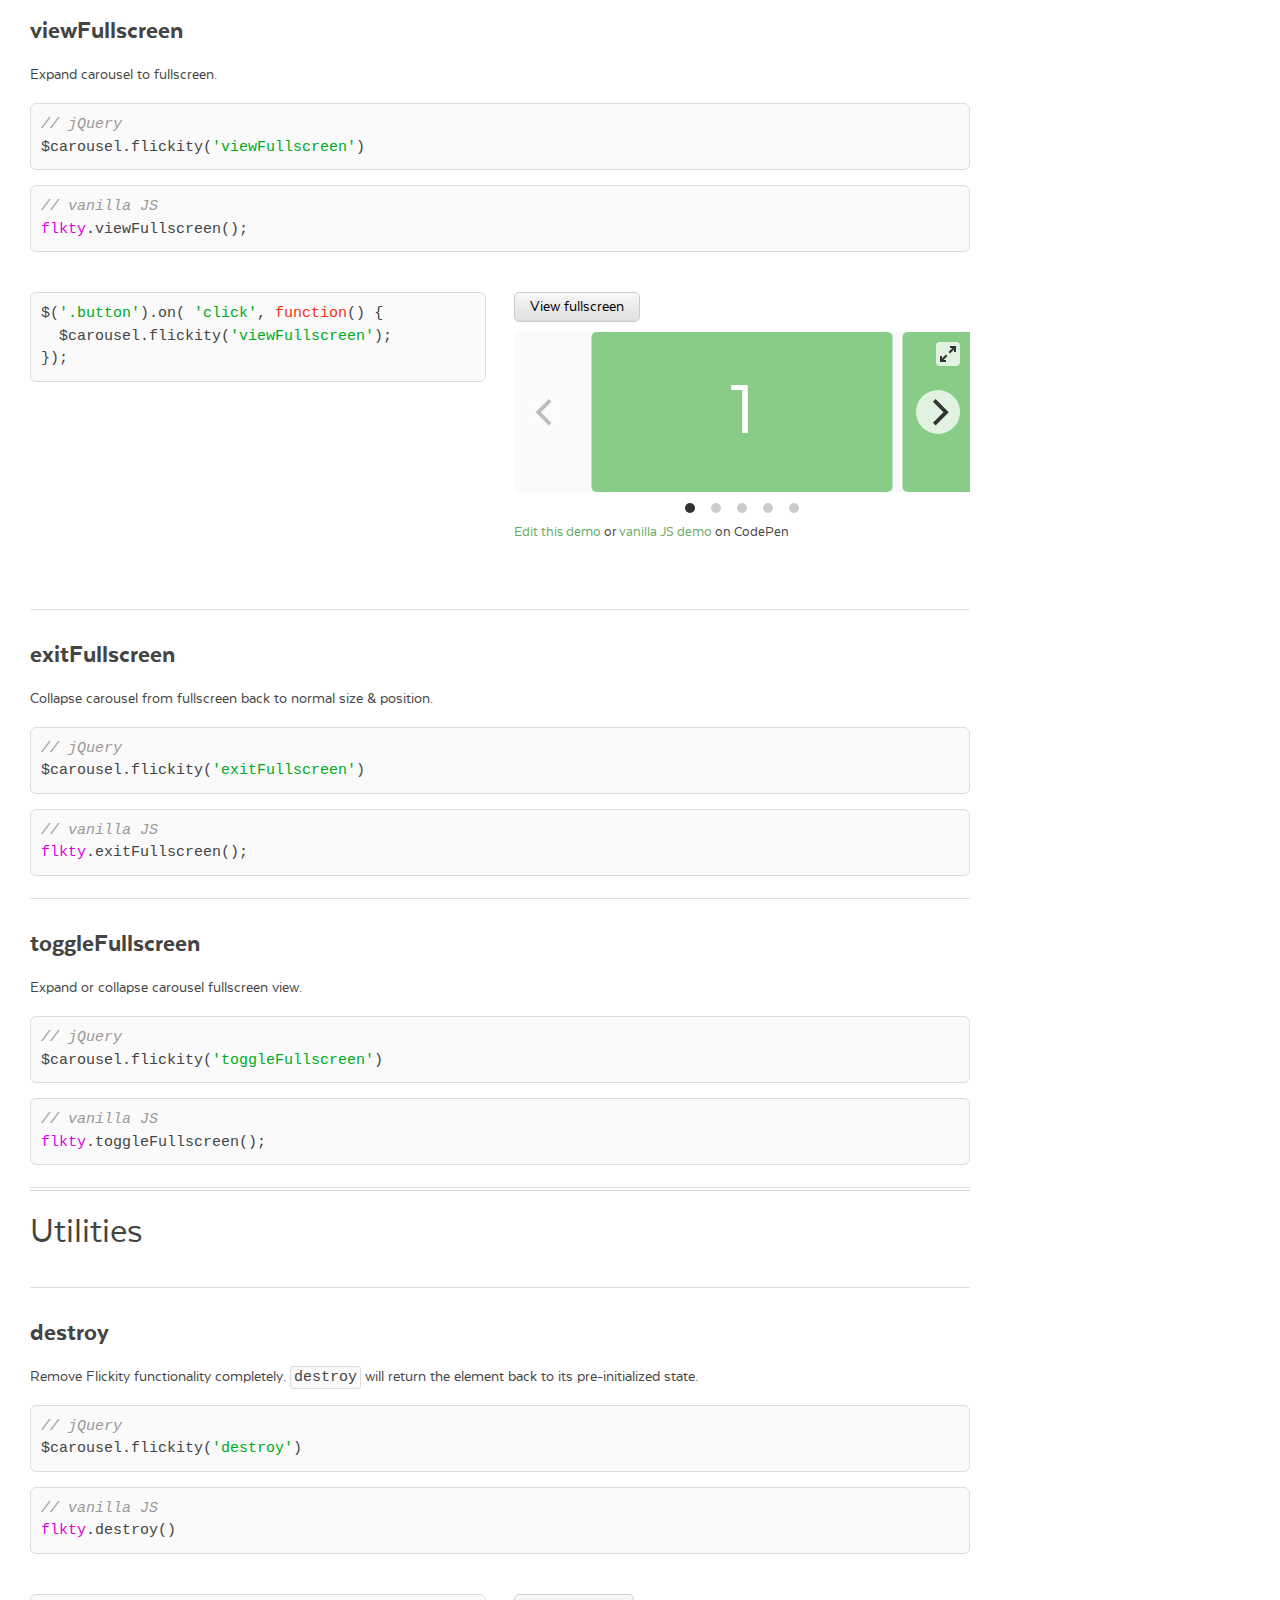
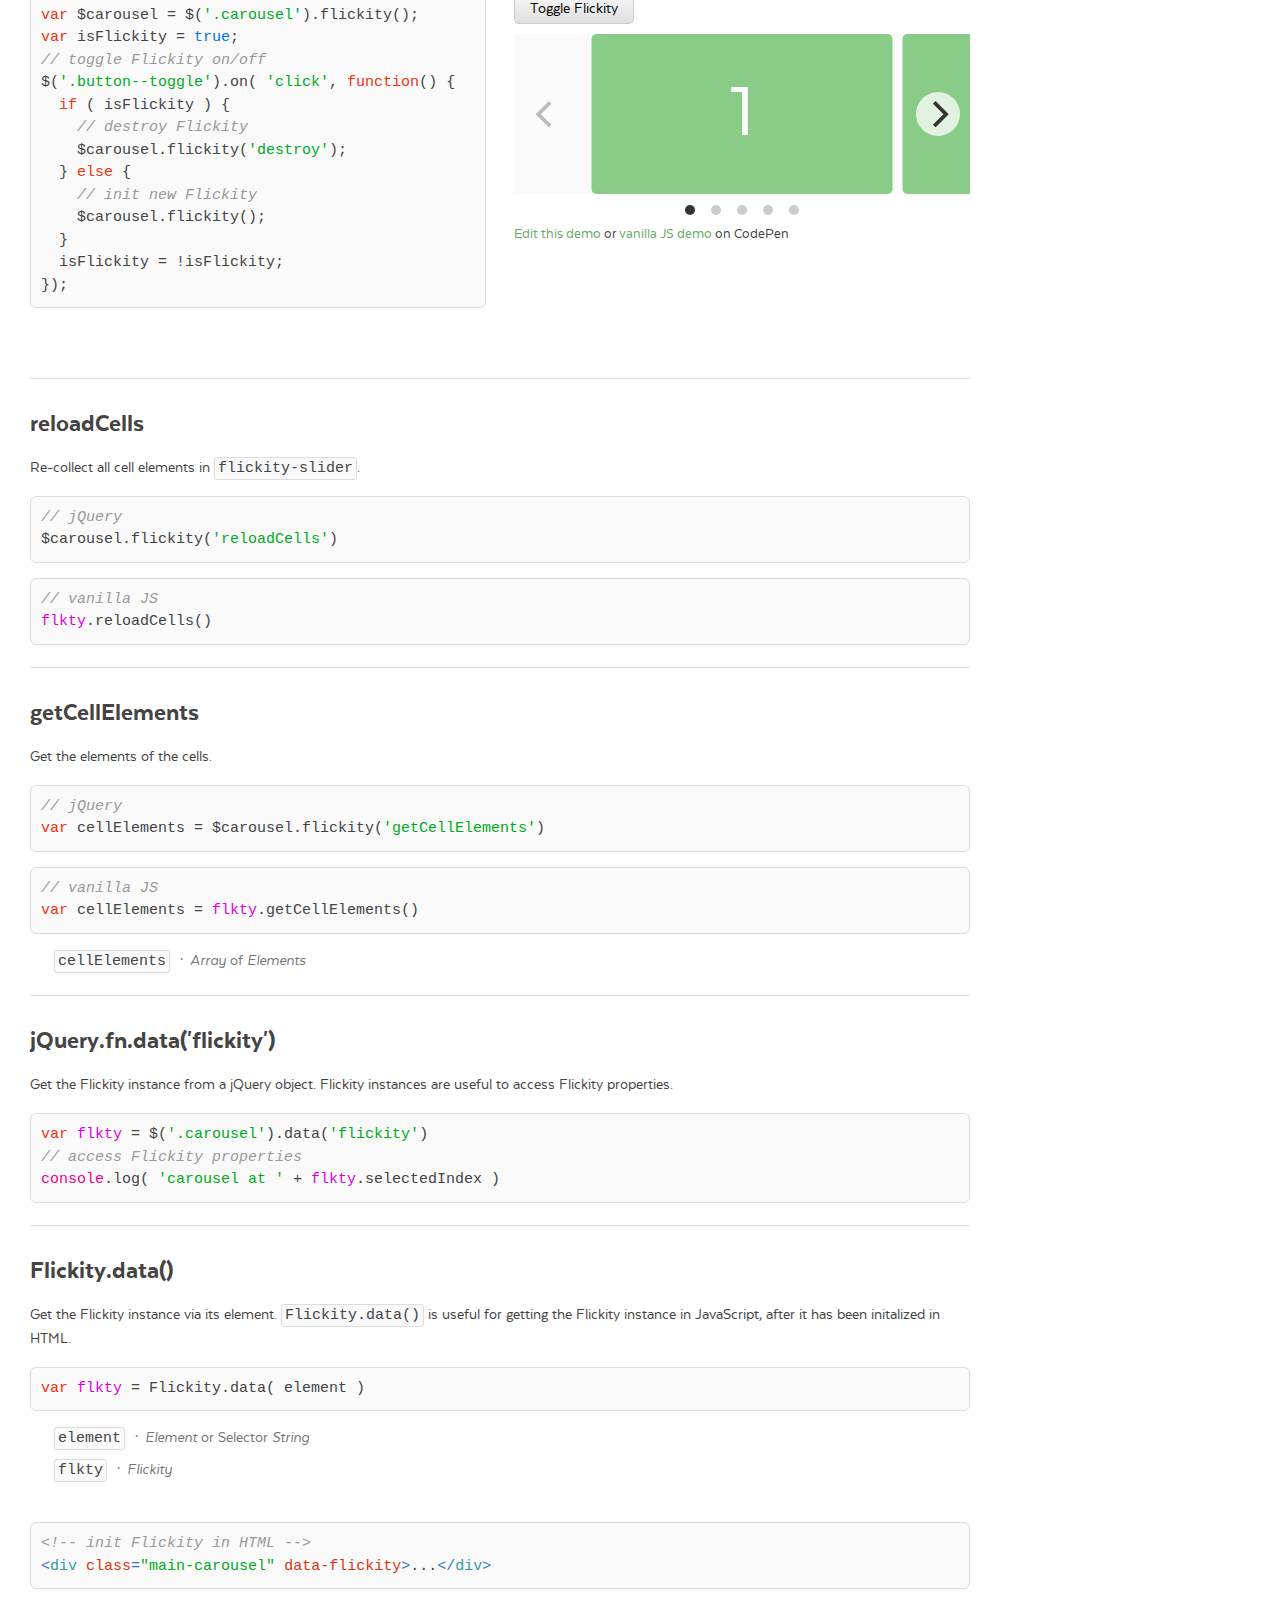
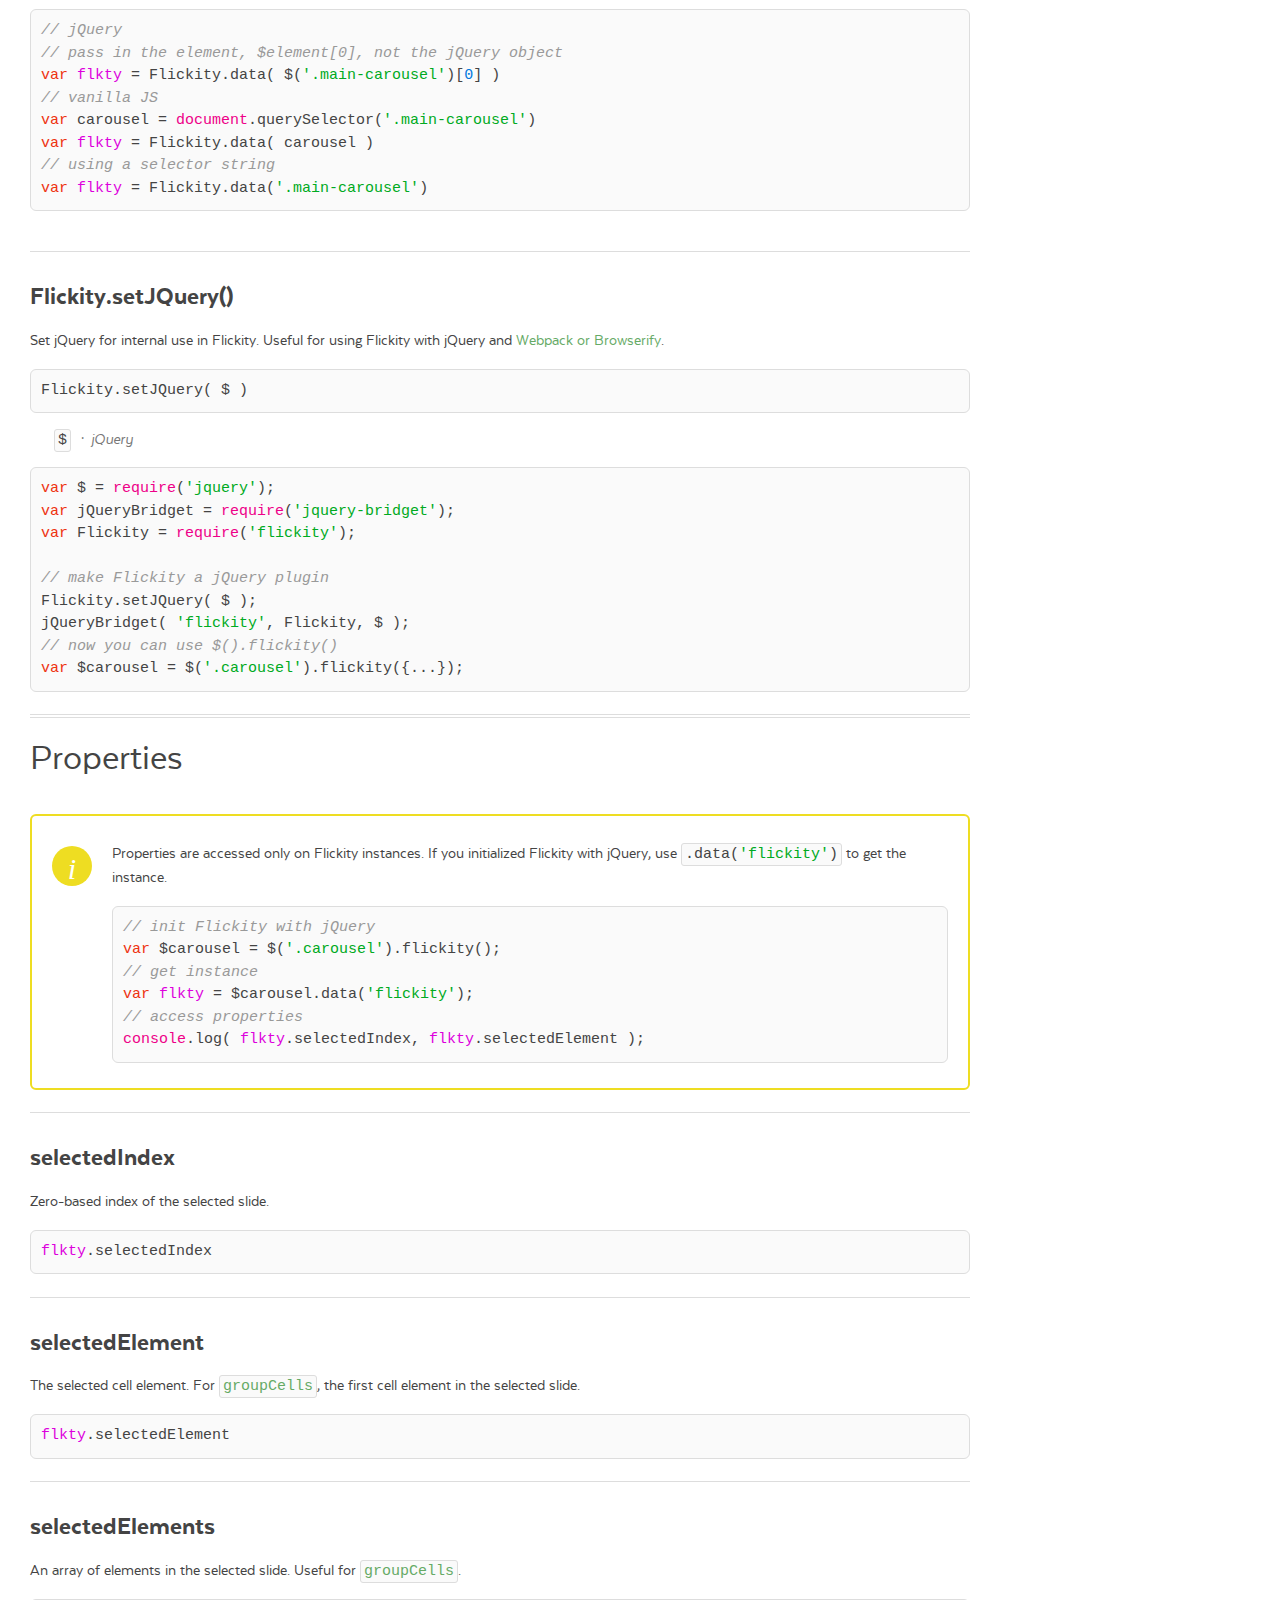
<file: flickity-docs/api.html>
<!doctype html>
<html lang="en" class="export">
<head>
  <meta charset="utf-8">
  <meta name="description" content="Touch, responsive, flickable carousels">
  <meta name="viewport" content="width=device-width">

  <title>Flickity &#xB7; API</title>

    <link rel="stylesheet" href="css/flickity-docs.css?6" media="screen">

  <meta name="twitter:card" content="summary">
  <meta name="twitter:site" content="@metafizzyco">
  <meta name="twitter:url" content="https://flickity.metafizzy.co/api.html">
  <meta name="twitter:title" content="Flickity API">
  <meta name="twitter:description" content="Touch, responsive, flickable carousels">

</head>
<body class="page--api">


<nav class="site-nav">
  <div class="container">
    <ul class="site-nav__list">
      <li class="site-nav__item site-nav__item--homepage"><a href=".">Flickity</a></li>
      <li class="site-nav__item site-nav__item--style"><a href="style.html">Style</a></li>
      <li class="site-nav__item site-nav__item--options"><a href="options.html">Options</a></li>
      <li class="site-nav__item site-nav__item--api"><a href="api.html">API</a></li>
      <li class="site-nav__item site-nav__item--events"><a href="events.html">Events</a></li>
      <li class="site-nav__item site-nav__item--extras"><a href="extras.html">Extras</a></li>
      <li class="site-nav__item site-nav__item--license"><a href="license.html">License</a></li>
    </ul>
  </div>
</nav>


<div class="main">
  <div class="container">
      <h1 class="page-title">API</h1>


    <ul class="page-nav" data-js="page-nav">
<li class="page-nav__item page-nav__item--h2"><a href="#methods">Methods</a></li>
<li class="page-nav__item page-nav__item--h2"><a href="#selecting-slides">Selecting slides</a></li>
<li class="page-nav__item page-nav__item--h3"><a href="#select">select</a></li>
<li class="page-nav__item page-nav__item--h3"><a href="#previous">previous</a></li>
<li class="page-nav__item page-nav__item--h3"><a href="#next">next</a></li>
<li class="page-nav__item page-nav__item--h3"><a href="#selectcell">selectCell</a></li>
<li class="page-nav__item page-nav__item--h2"><a href="#sizing-and-positioning">Sizing and positioning</a></li>
<li class="page-nav__item page-nav__item--h3"><a href="#resize">resize</a></li>
<li class="page-nav__item page-nav__item--h3"><a href="#reposition">reposition</a></li>
<li class="page-nav__item page-nav__item--h2"><a href="#adding-and-removing-cells">Adding and removing cells</a></li>
<li class="page-nav__item page-nav__item--h3"><a href="#prepend">prepend</a></li>
<li class="page-nav__item page-nav__item--h3"><a href="#append">append</a></li>
<li class="page-nav__item page-nav__item--h3"><a href="#insert">insert</a></li>
<li class="page-nav__item page-nav__item--h3"><a href="#remove">remove</a></li>
<li class="page-nav__item page-nav__item--h2"><a href="#player">Player</a></li>
<li class="page-nav__item page-nav__item--h3"><a href="#playplayer">playPlayer</a></li>
<li class="page-nav__item page-nav__item--h3"><a href="#stopplayer">stopPlayer</a></li>
<li class="page-nav__item page-nav__item--h3"><a href="#pauseplayer">pausePlayer</a></li>
<li class="page-nav__item page-nav__item--h3"><a href="#unpauseplayer">unpausePlayer</a></li>
<li class="page-nav__item page-nav__item--h2"><a href="#fullscreen">Fullscreen</a></li>
<li class="page-nav__item page-nav__item--h3"><a href="#viewfullscreen">viewFullscreen</a></li>
<li class="page-nav__item page-nav__item--h3"><a href="#exitfullscreen">exitFullscreen</a></li>
<li class="page-nav__item page-nav__item--h3"><a href="#togglefullscreen">toggleFullscreen</a></li>
<li class="page-nav__item page-nav__item--h2"><a href="#utilities">Utilities</a></li>
<li class="page-nav__item page-nav__item--h3"><a href="#destroy">destroy</a></li>
<li class="page-nav__item page-nav__item--h3"><a href="#reloadcells">reloadCells</a></li>
<li class="page-nav__item page-nav__item--h3"><a href="#getcellelements">getCellElements</a></li>
<li class="page-nav__item page-nav__item--h3"><a href="#jquery-fn-data-flickity">jQuery.fn.data(&apos;flickity&apos;)</a></li>
<li class="page-nav__item page-nav__item--h3"><a href="#flickity-data">Flickity.data()</a></li>
<li class="page-nav__item page-nav__item--h3"><a href="#flickity-setjquery">Flickity.setJQuery()</a></li>
<li class="page-nav__item page-nav__item--h2"><a href="#properties">Properties</a></li>
<li class="page-nav__item page-nav__item--h3"><a href="#selectedindex">selectedIndex</a></li>
<li class="page-nav__item page-nav__item--h3"><a href="#selectedelement">selectedElement</a></li>
<li class="page-nav__item page-nav__item--h3"><a href="#selectedelements">selectedElements</a></li>
<li class="page-nav__item page-nav__item--h3"><a href="#cells">cells</a></li>
<li class="page-nav__item page-nav__item--h3"><a href="#slides">slides</a></li>
</ul>


<h2 id="methods">Methods</h2>

<p>Methods are actions done by Flickity instances.</p>

<p>With jQuery, methods follow the jQuery UI pattern
  <code>$carousel.flickity( <span class="string">&apos;methodName&apos;</span> <span class="comment">/*, arguments */</span> )</code>.</p>

<pre><code class="js"><span class="keyword">var</span> $carousel = $(<span class="string">&apos;.carousel&apos;</span>).flickity()
  .flickity(<span class="string">&apos;next&apos;</span>)
  .flickity( <span class="string">&apos;select&apos;</span>, <span class="number">4</span> );
</code></pre>

<div class="call-out">
  <p>jQuery chaining is broken by methods that return values like <a href="#getcellelements"><code>getCellElements</code></a>.</p>
</div>

<p>Vanilla JavaScript methods look like
  <code>flickity.methodName( <span class="comment">/* arguments */</span> )</code>. Unlike jQuery methods, they cannot be chained together.</p>

<pre><code class="js"><span class="comment">// vanilla JS</span>
<span class="keyword">var</span> <span class="flickity_var">flkty</span> = <span class="keyword">new</span> <span class="flickity_keyword">Flickity</span>(<span class="string">&apos;.carousel&apos;</span>);
<span class="flickity_var">flkty</span>.next();
<span class="flickity_var">flkty</span>.select( <span class="number">3</span> );
</code></pre>

<h2 id="selecting-slides">Selecting slides</h2>

<h3 id="select">select</h3>

<p>Select a slide.</p>

<pre><code class="js"><span class="comment">// jQuery</span>
$carousel.flickity( <span class="string">&apos;select&apos;</span>, index, isWrapped, isInstant )
</code></pre>
<pre><code class="js"><span class="comment">// vanilla JS</span>
<span class="flickity_var">flkty</span>.select( index, isWrapped, isInstant )
</code></pre>

<p class="argument">
  <code class="argument__code">index</code>
  <span class="argument__type"><i>Integer</i></span>
  <span class="argument__description">Zero-based index of the slide to select.</span>
</p>
<p class="argument">
  <code class="argument__code">isWrapped</code>
  <span class="argument__type"><i>Boolean</i></span>
  <span class="argument__description">Optional. If <code><span class="literal">true</span></code>, the last slide will be selected if at the first slide.</span>
</p>
<p class="argument">
  <code class="argument__code">isInstant</code>
  <span class="argument__type"><i>Boolean</i></span>
  <span class="argument__description">If <code><span class="literal">true</span></code>, immediately view the selected slide without animation.</span>
</p>

<div class="example duo">
  <div class="example__code duo__cell">
<pre><code class="js">$(<span class="string">&apos;.button-group&apos;</span>).on( <span class="string">&apos;click&apos;</span>, <span class="string">&apos;.button&apos;</span>, <span class="function"><span class="keyword">function</span>(<span class="params"></span>) </span>{
  <span class="keyword">var</span> index = $(<span class="keyword">this</span>).index();
  $carousel.flickity( <span class="string">&apos;select&apos;</span>, index );
});
</code></pre>
  </div>
  <div class="example__demo duo__cell" data-js="select">
    <div class="button-row button-group">
      <button class="button">1</button>
      <button class="button">2</button>
      <button class="button">3</button>
      <button class="button">4</button>
      <button class="button">5</button>
    </div>
    <div class="carousel">
      <div class="carousel-cell"></div>
      <div class="carousel-cell"></div>
      <div class="carousel-cell"></div>
      <div class="carousel-cell"></div>
      <div class="carousel-cell"></div>
    </div>
    <p class="edit-demo">
        <a href="https://codepen.io/desandro/pen/yyvYeN">Edit this demo</a>
        or <a href="https://codepen.io/desandro/pen/ByYoKM">vanilla JS demo</a> on CodePen
    </p>
  </div>
</div>

<div class="example duo">
  <div class="example__code duo__cell">
<pre><code class="js"><span class="comment">// select cell instantly, without animation</span>
$(<span class="string">&apos;.button-group&apos;</span>).on( <span class="string">&apos;click&apos;</span>, <span class="string">&apos;.button&apos;</span>, <span class="function"><span class="keyword">function</span>(<span class="params"></span>) </span>{
  <span class="keyword">var</span> index = $(<span class="keyword">this</span>).index();
  $carousel.flickity( <span class="string">&apos;select&apos;</span>, index, <span class="literal">false</span>, <span class="literal">true</span> );
});
</code></pre>
  </div>
  <div class="example__demo duo__cell" data-js="select-instant">
    <div class="button-row button-group">
      <button class="button">1</button>
      <button class="button">2</button>
      <button class="button">3</button>
      <button class="button">4</button>
      <button class="button">5</button>
    </div>
    <div class="carousel">
      <div class="carousel-cell"></div>
      <div class="carousel-cell"></div>
      <div class="carousel-cell"></div>
      <div class="carousel-cell"></div>
      <div class="carousel-cell"></div>
    </div>
    <p class="edit-demo">
        <a href="https://codepen.io/desandro/pen/pggQeL">Edit this demo</a>
        or <a href="https://codepen.io/desandro/pen/OMMamp">vanilla JS demo</a> on CodePen
    </p>
  </div>
</div>


<h3 id="previous">previous</h3>

<p>Select the previous slide.</p>

<pre><code class="js"><span class="comment">// jQuery</span>
$carousel.flickity( <span class="string">&apos;previous&apos;</span>, isWrapped, isInstant )
</code></pre>
<pre><code class="js"><span class="comment">// vanilla JS</span>
<span class="flickity_var">flkty</span>.previous( isWrapped, isInstant )
</code></pre>

<p class="argument">
  <code class="argument__code">isWrapped</code>
  <span class="argument__type"><i>Boolean</i></span>
  <span class="argument__description">Optional. If <code><span class="literal">true</span></code>, the last slide will be selected if at the first slide.</span>
</p>
<p class="argument">
  <code class="argument__code">isInstant</code>
  <span class="argument__type"><i>Boolean</i></span>
  <span class="argument__description">If <code><span class="literal">true</span></code>, immediately view the selected slide without animation.</span>
</p>

<div class="example duo">
  <div class="example__code duo__cell">
<pre><code class="js"><span class="comment">// previous</span>
$(<span class="string">&apos;.button--previous&apos;</span>).on( <span class="string">&apos;click&apos;</span>, <span class="function"><span class="keyword">function</span>(<span class="params"></span>) </span>{
  $carousel.flickity(<span class="string">&apos;previous&apos;</span>);
});
<span class="comment">// previous wrapped</span>
$(<span class="string">&apos;.button--previous-wrapped&apos;</span>).on( <span class="string">&apos;click&apos;</span>, <span class="function"><span class="keyword">function</span>(<span class="params"></span>) </span>{
  $carousel.flickity( <span class="string">&apos;previous&apos;</span>, <span class="literal">true</span> );
});
</code></pre>
  </div>
  <div class="example__demo duo__cell" data-js="previous">
    <div class="button-row">
      <button class="button button--previous">Previous</button>
      <button class="button button--previous-wrapped">Previous wrapped</button>
    </div>
    <div class="carousel">
      <div class="carousel-cell"></div>
      <div class="carousel-cell"></div>
      <div class="carousel-cell"></div>
      <div class="carousel-cell"></div>
      <div class="carousel-cell"></div>
    </div>
    <p class="edit-demo">
        <a href="https://codepen.io/desandro/pen/emVpdz">Edit this demo</a>
        or <a href="https://codepen.io/desandro/pen/PwQPGX">vanilla JS demo</a> on CodePen
    </p>
  </div>
</div>


<h3 id="next">next</h3>

<p>Select the next slide.</p>

<pre><code class="js"><span class="comment">// jQuery</span>
$carousel.flickity( <span class="string">&apos;next&apos;</span>, isWrapped, isInstant )
</code></pre>
<pre><code class="js"><span class="comment">// vanilla JS</span>
<span class="flickity_var">flkty</span>.next( isWrapped, isInstant )
</code></pre>

<p class="argument">
  <code class="argument__code">isWrapped</code>
  <span class="argument__type"><i>Boolean</i></span>
  <span class="argument__description">Optional. If <code><span class="literal">true</span></code>, the first slide will be selected if at the last slide.</span>
</p>
<p class="argument">
  <code class="argument__code">isInstant</code>
  <span class="argument__type"><i>Boolean</i></span>
  <span class="argument__description">If <code><span class="literal">true</span></code>, immediately view the selected slide without animation.</span>
</p>

<div class="example duo">
  <div class="example__code duo__cell">
<pre><code class="js"><span class="comment">// next</span>
$(<span class="string">&apos;.button--next&apos;</span>).on( <span class="string">&apos;click&apos;</span>, <span class="function"><span class="keyword">function</span>(<span class="params"></span>) </span>{
  $carousel.flickity(<span class="string">&apos;next&apos;</span>);
});
<span class="comment">// next wrapped</span>
$(<span class="string">&apos;.button--next-wrapped&apos;</span>).on( <span class="string">&apos;click&apos;</span>, <span class="function"><span class="keyword">function</span>(<span class="params"></span>) </span>{
  $carousel.flickity( <span class="string">&apos;next&apos;</span>, <span class="literal">true</span> );
});
</code></pre>
  </div>
  <div class="example__demo duo__cell" data-js="next">
    <div class="button-row">
      <button class="button button--next">Next</button>
      <button class="button button--next-wrapped">Next wrapped</button>
    </div>
    <div class="carousel">
      <div class="carousel-cell"></div>
      <div class="carousel-cell"></div>
      <div class="carousel-cell"></div>
      <div class="carousel-cell"></div>
      <div class="carousel-cell"></div>
    </div>
    <p class="edit-demo">
        <a href="https://codepen.io/desandro/pen/JopYby">Edit this demo</a>
        or <a href="https://codepen.io/desandro/pen/gbvaLQ">vanilla JS demo</a> on CodePen
    </p>
  </div>
</div>


<h3 id="selectcell">selectCell</h3>

<p>Select a slide of a cell. Useful for <a href="options.html#groupcells">groupCells</a>.</p>

<pre><code class="js"><span class="comment">// jQuery</span>
$carousel.flickity( <span class="string">&apos;selectCell&apos;</span>, value, isWrapped, isInstant )
</code></pre>
<pre><code class="js"><span class="comment">// vanilla JS</span>
<span class="flickity_var">flkty</span>.selectCell( value, isWrapped, isInstant )
</code></pre>

<p class="argument">
  <code class="argument__code">value</code>
  <span class="argument__type"><i>Integer</i> or selector <i>String</i></span>
  <span class="argument__description">Zero-based index OR selector string of the cell to select.</span>
</p>
<p class="argument">
  <code class="argument__code">isWrapped</code>
  <span class="argument__type"><i>Boolean</i></span>
  <span class="argument__description">Optional. If <code><span class="literal">true</span></code>, the last slide will be selected if at the first slide.</span>
</p>
<p class="argument">
  <code class="argument__code">isInstant</code>
  <span class="argument__type"><i>Boolean</i></span>
  <span class="argument__description">If <code><span class="literal">true</span></code>, immediately view the selected slide without animation.</span>
</p>

<div class="example duo">
  <div class="example__code duo__cell">
<pre><code class="js">$(<span class="string">&apos;.button-group&apos;</span>).on( <span class="string">&apos;click&apos;</span>, <span class="string">&apos;.button&apos;</span>, <span class="function"><span class="keyword">function</span>(<span class="params"></span>) </span>{
  <span class="keyword">var</span> index = $(<span class="keyword">this</span>).index();
  $carousel.flickity( <span class="string">&apos;selectCell&apos;</span>, index );
});
</code></pre>
  </div>
  <div class="example__demo duo__cell" data-js="select-cell">
    <div class="button-row button-group">
      <button class="button">1</button>
      <button class="button">2</button>
      <button class="button">3</button>
      <button class="button">4</button>
      <button class="button">5</button>
      <button class="button">6</button>
      <button class="button">7</button>
      <button class="button">8</button>
    </div>
    <div class="carousel carousel--show-several">
      <div class="carousel-cell"></div>
      <div class="carousel-cell"></div>
      <div class="carousel-cell"></div>
      <div class="carousel-cell"></div>
      <div class="carousel-cell"></div>
      <div class="carousel-cell"></div>
      <div class="carousel-cell"></div>
      <div class="carousel-cell"></div>
    </div>
    <p class="edit-demo">
        <a href="https://codepen.io/desandro/pen/KrXgyZ">Edit this demo</a>
        or <a href="https://codepen.io/desandro/pen/vKZXpK">vanilla JS demo</a> on CodePen
    </p>
  </div>
</div>

<p>You can select a cell with a selector string.</p>

<div class="example duo">
  <div class="example__code duo__cell">
<pre><code class="html"><span class="tag">&lt;<span class="title">div</span> <span class="attribute">class</span>=<span class="value">&quot;carousel&quot;</span>&gt;</span>
  <span class="tag">&lt;<span class="title">div</span> <span class="attribute">class</span>=<span class="value">&quot;cell1&quot;</span>&gt;</span><span class="tag">&lt;/<span class="title">div</span>&gt;</span>
  <span class="tag">&lt;<span class="title">div</span> <span class="attribute">class</span>=<span class="value">&quot;cell2&quot;</span>&gt;</span><span class="tag">&lt;/<span class="title">div</span>&gt;</span>
  <span class="tag">&lt;<span class="title">div</span> <span class="attribute">class</span>=<span class="value">&quot;cell3&quot;</span>&gt;</span><span class="tag">&lt;/<span class="title">div</span>&gt;</span>
  ...
<span class="tag">&lt;/<span class="title">div</span>&gt;</span>
</code></pre>

<pre><code class="js">$carousel.flickity( <span class="string">&apos;selectCell&apos;</span>, <span class="string">&apos;.cell2&apos;</span> );
</code></pre>
  </div>
  <div class="example__demo duo__cell" data-js="select-cell">
    <div class="button-row button-group">
      <button class="button" data-selector=".cell1">.cell1</button>
      <button class="button" data-selector=".cell2">.cell2</button>
      <button class="button" data-selector=".cell3">.cell3</button>
      <button class="button" data-selector=".cell4">.cell4</button>
      <button class="button" data-selector=".cell5">.cell5</button>
    </div>
    <div class="carousel">
      <div class="carousel-cell cell1"></div>
      <div class="carousel-cell cell2"></div>
      <div class="carousel-cell cell3"></div>
      <div class="carousel-cell cell4"></div>
      <div class="carousel-cell cell5"></div>
    </div>
    <p class="edit-demo">
        <a href="https://codepen.io/desandro/pen/rLGrpQ">Edit this demo</a>
        or <a href="https://codepen.io/desandro/pen/mEBAXR">vanilla JS demo</a> on CodePen
    </p>
  </div>
</div>


<h2 id="sizing-and-positioning">Sizing and positioning</h2>


<h3 id="resize">resize</h3>

<p>Resize the carousel and re-position cells.</p>

<pre><code class="js"><span class="comment">// jQuery</span>
$carousel.flickity(<span class="string">&apos;resize&apos;</span>)
</code></pre>
<pre><code class="js"><span class="comment">// vanilla JS</span>
<span class="flickity_var">flkty</span>.resize()
</code></pre>

<div class="example">
  <div class="example__code">
    <div class="duo">
      <div class="duo__cell">
<pre><code class="js">$(<span class="string">&apos;.button--resize&apos;</span>).on( <span class="string">&apos;click&apos;</span>, <span class="function"><span class="keyword">function</span>(<span class="params"></span>) </span>{
  <span class="comment">// expand carousel by toggling class</span>
  $carousel.toggleClass(<span class="string">&apos;is-expanded&apos;</span>)
    .flickity(<span class="string">&apos;resize&apos;</span>);
});
</code></pre>
      </div>
      <div class="duo__cell">
<pre><code class="css"><span class="class">.carousel</span> <span class="rules">{ <span class="rule"><span class="attribute">width</span>:<span class="value"> <span class="number">50%</span></span></span>; }</span>
<span class="class">.carousel</span><span class="class">.is-expanded</span> <span class="rules">{ <span class="rule"><span class="attribute">width</span>:<span class="value"> <span class="number">100%</span></span></span>; }</span>

<span class="class">.carousel</span><span class="class">.is-expanded</span> <span class="class">.carousel-cell</span> <span class="rules">{
  <span class="rule"><span class="attribute">height</span>:<span class="value"> <span class="number">320px</span></span></span>;
}</span>
</code></pre>
      </div>
    </div>

  </div>
  <div class="example__demo" data-js="resize">
    <div class="button-row">
      <button class="button button--resize">Resize</button>
    </div>
    <div class="carousel carousel--resize">
      <div class="carousel-cell"></div>
      <div class="carousel-cell"></div>
      <div class="carousel-cell"></div>
      <div class="carousel-cell"></div>
      <div class="carousel-cell"></div>
    </div>
    <p class="edit-demo">
        <a href="https://codepen.io/desandro/pen/XJZmMp">Edit this demo</a>
        or <a href="https://codepen.io/desandro/pen/NPyGjQ">vanilla JS demo</a> on CodePen
    </p>
  </div>
</div>

<p>If Flickity is initialized when hidden, like within a tab, trigger <code>resize</code> after it is shown so cells are properly measured and positioned.</p>

<div class="duo example">
  <div class="duo__cell example__code">
<pre><code class="js">$(<span class="string">&apos;.button&apos;</span>).on( <span class="string">&apos;click&apos;</span>, <span class="function"><span class="keyword">function</span>(<span class="params"></span>) </span>{
  $carousel.show()
    <span class="comment">// resize after un-hiding Flickity</span>
    .flickity(<span class="string">&apos;resize&apos;</span>);
});
</code></pre>
  </div>
  <div class="duo__cell example__demo" data-js="resize-show">
    <div class="button-row">
      <button class="button">Show carousel</button>
    </div>
    <div class="carousel" style="display: none;">
      <div class="carousel-cell"></div>
      <div class="carousel-cell"></div>
      <div class="carousel-cell"></div>
      <div class="carousel-cell"></div>
      <div class="carousel-cell"></div>
    </div>
    <p class="edit-demo">
        <a href="https://codepen.io/desandro/pen/eNvdoo">Edit this demo</a>
        or <a href="https://codepen.io/desandro/pen/gpmLYG">vanilla JS demo</a> on CodePen
    </p>
  </div>
</div>


<h3 id="reposition">reposition</h3>

<p>Position cells at selected position. Trigger <code>reposition</code> after the size of a cell has been changed.</p>

<pre><code class="js"><span class="comment">// jQuery</span>
$carousel.flickity(<span class="string">&apos;reposition&apos;</span>)
</code></pre>
<pre><code class="js"><span class="comment">// vanilla JS</span>
<span class="flickity_var">flkty</span>.reposition()
</code></pre>

<div class="example">
  <div class="example__code">
<pre><code class="js">$carousel.on( <span class="string">&apos;staticClick&apos;</span>, <span class="function"><span class="keyword">function</span>(<span class="params"> event, pointer, cellElement, cellIndex </span>) </span>{
  <span class="keyword">if</span> ( !cellElement ) {
    <span class="keyword">return</span>;
  }
  $( cellElement ).toggleClass(<span class="string">&apos;is-expanded&apos;</span>);
  $carousel.flickity(<span class="string">&apos;reposition&apos;</span>);
});
</code></pre>
  </div>
  <div class="example__demo" data-js="reposition">
    <p class="example__demo__instruction">Click cells to toggle size</p>
    <div class="carousel carousel--reposition">
      <div class="carousel-cell"></div>
      <div class="carousel-cell"></div>
      <div class="carousel-cell"></div>
      <div class="carousel-cell"></div>
      <div class="carousel-cell"></div>
    </div>
    <p class="edit-demo">
        <a href="https://codepen.io/desandro/pen/zxRvdw">Edit this demo</a>
        or <a href="https://codepen.io/desandro/pen/vEdgOR">vanilla JS demo</a> on CodePen
    </p>
  </div>
</div>



<h2 id="adding-and-removing-cells">Adding and removing cells</h2>

<h3 id="prepend">prepend</h3>

<p>Prepend elements and create cells to the beginning of the carousel.</p>

<pre><code class="js"><span class="comment">// jQuery</span>
$carousel.flickity( <span class="string">&apos;prepend&apos;</span>, elements )
</code></pre>
<pre><code class="js"><span class="comment">// vanilla JS</span>
<span class="flickity_var">flkty</span>.prepend( elements )
</code></pre>

<p class="argument">
  <code class="argument__code">elements</code>
  <span class="argument__type"><i>jQuery</i> object, <i>Array</i> of <i>Elements</i>, <i>Element</i>, or <i>NodeList</i></span>
</p>

<div class="duo example">
  <div class="duo__cell example__code">
<pre><code class="js">$(<span class="string">&apos;.button&apos;</span>).on( <span class="string">&apos;click&apos;</span>, <span class="function"><span class="keyword">function</span>(<span class="params"></span>) </span>{
  <span class="keyword">var</span> $cellElems = $(<span class="string">&apos;&lt;div class=&quot;carousel-cell&quot;&gt;...&lt;/div&gt;&apos;</span>);
  $carousel.flickity( <span class="string">&apos;prepend&apos;</span>, $cellElems );
});
</code></pre>
  </div>
  <div class="duo__cell example__demo" data-js="prepend">
    <div class="button-row">
      <button class="button">Prepend cells</button>
    </div>
    <div class="carousel carousel--not-counting carousel--show-several">
      <div class="carousel-cell">
        <span class="carousel-cell__number">1</span>
      </div>
      <div class="carousel-cell">
        <span class="carousel-cell__number">2</span>
      </div>
      <div class="carousel-cell">
        <span class="carousel-cell__number">3</span>
      </div>
    </div>
    <p class="edit-demo">
        <a href="https://codepen.io/desandro/pen/XJZpMN">Edit this demo</a>
        or <a href="https://codepen.io/desandro/pen/VYQPWx">vanilla JS demo</a> on CodePen
    </p>
  </div>
</div>


<h3 id="append">append</h3>

<p>Append elements and create cells to the end of the carousel.</p>

<pre><code class="js"><span class="comment">// jQuery</span>
$carousel.flickity( <span class="string">&apos;append&apos;</span>, elements )
</code></pre>
<pre><code class="js"><span class="comment">// vanilla JS</span>
<span class="flickity_var">flkty</span>.append( elements )
</code></pre>

<p class="argument">
  <code class="argument__code">elements</code>
  <span class="argument__type"><i>jQuery</i> object, <i>Array</i> of <i>Elements</i>, <i>Element</i>, or <i>NodeList</i></span>
</p>

<div class="duo example">
  <div class="duo__cell example__code">
<pre><code class="js">$(<span class="string">&apos;.button&apos;</span>).on( <span class="string">&apos;click&apos;</span>, <span class="function"><span class="keyword">function</span>(<span class="params"></span>) </span>{
  <span class="keyword">var</span> $cellElems = $(<span class="string">&apos;&lt;div class=&quot;carousel-cell&quot;&gt;...&lt;/div&gt;&apos;</span>);
  $carousel.flickity( <span class="string">&apos;append&apos;</span>, $cellElems );
});
</code></pre>
  </div>
  <div class="duo__cell example__demo" data-js="append">
    <div class="button-row">
      <button class="button">Append cells</button>
    </div>
    <div class="carousel carousel--not-counting carousel--show-several">
      <div class="carousel-cell">
        <span class="carousel-cell__number">1</span>
      </div>
      <div class="carousel-cell">
        <span class="carousel-cell__number">2</span>
      </div>
      <div class="carousel-cell">
        <span class="carousel-cell__number">3</span>
      </div>
    </div>
    <p class="edit-demo">
        <a href="https://codepen.io/desandro/pen/qExRVp">Edit this demo</a>
        or <a href="https://codepen.io/desandro/pen/OPQWOG">vanilla JS demo</a> on CodePen
    </p>
  </div>
</div>


<h3 id="insert">insert</h3>

<p>Insert elements into the carousel and create cells.</p>

<pre><code class="js"><span class="comment">// jQuery</span>
$carousel.flickity( <span class="string">&apos;insert&apos;</span>, elements, index )
</code></pre>
<pre><code class="js"><span class="comment">// vanilla JS</span>
<span class="flickity_var">flkty</span>.insert( elements, index )
</code></pre>

<p class="argument">
  <code class="argument__code">elements</code>
  <span class="argument__type"><i>jQuery</i> object, <i>Array</i> of <i>Elements</i>, <i>Element</i>, or <i>NodeList</i></span>
</p>

<p class="argument">
  <code class="argument__code">index</code>
  <span class="argument__type"><i>Integer</i></span>
  <span class="argument__description">Zero-based index to insert elements.</span>
</p>

<div class="duo example">
  <div class="duo__cell example__code">
<pre><code class="js">$(<span class="string">&apos;.button&apos;</span>).on( <span class="string">&apos;click&apos;</span>, <span class="function"><span class="keyword">function</span>(<span class="params"></span>) </span>{
  <span class="keyword">var</span> $cellElems = $(<span class="string">&apos;&lt;div class=&quot;carousel-cell&quot;&gt;...&lt;/div&gt;&apos;</span>);
  $carousel.flickity( <span class="string">&apos;insert&apos;</span>, $cellElems, <span class="number">1</span> );
});
</code></pre>
  </div>
  <div class="duo__cell example__demo" data-js="insert">
    <div class="button-row">
      <button class="button">Insert cells after 2nd</button>
    </div>
    <div class="carousel carousel--not-counting carousel--show-several">
      <div class="carousel-cell">
        <span class="carousel-cell__number">1</span>
      </div>
      <div class="carousel-cell">
        <span class="carousel-cell__number">2</span>
      </div>
      <div class="carousel-cell">
        <span class="carousel-cell__number">3</span>
      </div>
    </div>
    <p class="edit-demo">
        <a href="https://codepen.io/desandro/pen/YPeNYj">Edit this demo</a>
        or <a href="https://codepen.io/desandro/pen/EaQZQv">vanilla JS demo</a> on CodePen
    </p>
  </div>
</div>


<h3 id="remove">remove</h3>

<p>Remove cells from carousel and remove elements from DOM.</p>

<pre><code class="js"><span class="comment">// jQuery</span>
$carousel.flickity( <span class="string">&apos;remove&apos;</span>, elements )
</code></pre>
<pre><code class="js"><span class="comment">// vanilla JS</span>
<span class="flickity_var">flkty</span>.remove( elements )
</code></pre>

<p class="argument">
  <code class="argument__code">elements</code>
  <span class="argument__type"><i>jQuery</i> object, <i>Array</i> of <i>Elements</i>, <i>Element</i>, or <i>NodeList</i></span>
</p>

<div class="example">
  <div class="example__code">
<pre><code class="js">$(<span class="string">&apos;.carousel&apos;</span>).on( <span class="string">&apos;staticClick&apos;</span>, <span class="function"><span class="keyword">function</span>(<span class="params"> event, pointer, cellElement, cellIndex </span>) </span>{
  <span class="keyword">if</span> ( cellElement ) {
    $carousel.flickity( <span class="string">&apos;remove&apos;</span>, cellElement );
  }
});
</code></pre>
  </div>
  <div class="example__demo" data-js="remove">
    <p class="example__demo__instruction">Click cells to remove</p>
    <div class="carousel carousel--not-counting carousel--show-several">
      <div class="carousel-cell">
        <span class="carousel-cell__number">1</span>
      </div>
      <div class="carousel-cell">
        <span class="carousel-cell__number">2</span>
      </div>
      <div class="carousel-cell">
        <span class="carousel-cell__number">3</span>
      </div>
      <div class="carousel-cell">
        <span class="carousel-cell__number">4</span>
      </div>
      <div class="carousel-cell">
        <span class="carousel-cell__number">5</span>
      </div>
      <div class="carousel-cell">
        <span class="carousel-cell__number">6</span>
      </div>
      <div class="carousel-cell">
        <span class="carousel-cell__number">7</span>
      </div>
      <div class="carousel-cell">
        <span class="carousel-cell__number">8</span>
      </div>
    </div>
    <p class="edit-demo">
        <a href="https://codepen.io/desandro/pen/WbMRgv">Edit this demo</a>
        or <a href="https://codepen.io/desandro/pen/gbvgdy">vanilla JS demo</a> on CodePen
    </p>
  </div>
</div>


<h2 id="player">Player</h2>

<p>Control <a href="options.html#autoplay"><code>autoPlay</code></a> behavior.</p>

<div class="example" data-js="player">
  <div class="example__demo">
    <div class="button-row">
      <div class="button-group button-group--inline">
        <button class="button button--play">Play</button>
        <button class="button button--stop">Stop</button>
      </div>
      <div class="button-group button-group--inline">
        <button class="button button--pause">Pause</button>
        <button class="button button--unpause">Unpause</button>
      </div>
    </div>

    <p class="player-status" style="font-weight: bold; font-size: 1.1rem;">Playing</p>

    <div class="carousel">
      <div class="carousel-cell"></div>
      <div class="carousel-cell"></div>
      <div class="carousel-cell"></div>
      <div class="carousel-cell"></div>
      <div class="carousel-cell"></div>
    </div>

    <p class="edit-demo">
        <a href="https://codepen.io/desandro/pen/xOXErG">Edit this demo</a>
        or <a href="https://codepen.io/desandro/pen/bZowzr">vanilla JS demo</a> on CodePen
    </p>

  </div>
</div>


<h3 id="playplayer">playPlayer</h3>

<p>Starts auto-play.</p>

<p>Setting <a href="options.html#autoplay"><code>autoPlay</code></a> will automatically start auto-play on initialization. You do not need to start auto-play with <code>playPlayer</code>.</p>

<pre><code class="js"><span class="comment">// jQuery</span>
$carousel.flickity(<span class="string">&apos;playPlayer&apos;</span>)
</code></pre>
<pre><code class="js"><span class="comment">// vanilla JS</span>
<span class="flickity_var">flkty</span>.playPlayer()
</code></pre>


<h3 id="stopplayer">stopPlayer</h3>

<p>Stops auto-play and cancels pause.</p>

<pre><code class="js"><span class="comment">// jQuery</span>
$carousel.flickity(<span class="string">&apos;stopPlayer&apos;</span>)
</code></pre>
<pre><code class="js"><span class="comment">// vanilla JS</span>
<span class="flickity_var">flkty</span>.stopPlayer()
</code></pre>


<h3 id="pauseplayer">pausePlayer</h3>

<p>Pauses auto-play.</p>

<pre><code class="js"><span class="comment">// jQuery</span>
$carousel.flickity(<span class="string">&apos;pausePlayer&apos;</span>)
</code></pre>
<pre><code class="js"><span class="comment">// vanilla JS</span>
<span class="flickity_var">flkty</span>.pausePlayer()
</code></pre>


<h3 id="unpauseplayer">unpausePlayer</h3>

<p>Resumes auto-play if paused.</p>

<pre><code class="js"><span class="comment">// jQuery</span>
$carousel.flickity(<span class="string">&apos;unpausePlayer&apos;</span>)
</code></pre>
<pre><code class="js"><span class="comment">// vanilla JS</span>
<span class="flickity_var">flkty</span>.unpausePlayer()
</code></pre>


<h2 id="fullscreen">Fullscreen</h2>

<div class="call-out">
  <p>Fullscreen functionality requires the <a href="https://github.com/metafizzy/flickity-fullscreen">flickity-fullscreen package</a>. It is not included in <code>flickity.pkgd.js</code> and <a href="https://github.com/metafizzy/flickity-fullscreen#install">must be installed separately</a>.</p>
</div>


<h3 id="viewfullscreen">viewFullscreen</h3>

<p>Expand carousel to fullscreen.</p>

<pre><code class="js"><span class="comment">// jQuery</span>
$carousel.flickity(<span class="string">&apos;viewFullscreen&apos;</span>)
</code></pre>
<pre><code class="js"><span class="comment">// vanilla JS</span>
<span class="flickity_var">flkty</span>.viewFullscreen();
</code></pre>

<div class="example duo">
  <div class="example__code duo__cell">
<pre><code class="js">$(<span class="string">&apos;.button&apos;</span>).on( <span class="string">&apos;click&apos;</span>, <span class="function"><span class="keyword">function</span>(<span class="params"></span>) </span>{
  $carousel.flickity(<span class="string">&apos;viewFullscreen&apos;</span>);
});
</code></pre>
  </div>
  <div class="example__demo duo__cell" data-js="view-fullscreen-demo">
    <div class="button-row">
      <button class="button">View fullscreen</button>
    </div>
    <div class="carousel">
      <div class="carousel-cell"></div>
      <div class="carousel-cell"></div>
      <div class="carousel-cell"></div>
      <div class="carousel-cell"></div>
      <div class="carousel-cell"></div>
    </div>
    <p class="edit-demo">
        <a href="https://codepen.io/desandro/pen/WzGgYL">Edit this demo</a>
        or <a href="https://codepen.io/desandro/pen/zWKJmv">vanilla JS demo</a> on CodePen
    </p>
  </div>
</div>



<h3 id="exitfullscreen">exitFullscreen</h3>

<p>Collapse carousel from fullscreen back to normal size &amp; position.</p>

<pre><code class="js"><span class="comment">// jQuery</span>
$carousel.flickity(<span class="string">&apos;exitFullscreen&apos;</span>)
</code></pre>
<pre><code class="js"><span class="comment">// vanilla JS</span>
<span class="flickity_var">flkty</span>.exitFullscreen();
</code></pre>


<h3 id="togglefullscreen">toggleFullscreen</h3>

<p>Expand or collapse carousel fullscreen view.</p>

<pre><code class="js"><span class="comment">// jQuery</span>
$carousel.flickity(<span class="string">&apos;toggleFullscreen&apos;</span>)
</code></pre>
<pre><code class="js"><span class="comment">// vanilla JS</span>
<span class="flickity_var">flkty</span>.toggleFullscreen();
</code></pre>


<h2 id="utilities">Utilities</h2>


<h3 id="destroy">destroy</h3>

<p>Remove Flickity functionality completely. <code>destroy</code> will return the element back to its pre-initialized state.</p>

<pre><code class="js"><span class="comment">// jQuery</span>
$carousel.flickity(<span class="string">&apos;destroy&apos;</span>)
</code></pre>
<pre><code class="js"><span class="comment">// vanilla JS</span>
<span class="flickity_var">flkty</span>.destroy()
</code></pre>

<div class="example duo">
  <div class="example__code duo__cell">
<pre><code class="js"><span class="keyword">var</span> $carousel = $(<span class="string">&apos;.carousel&apos;</span>).flickity();
<span class="keyword">var</span> isFlickity = <span class="literal">true</span>;
<span class="comment">// toggle Flickity on/off</span>
$(<span class="string">&apos;.button--toggle&apos;</span>).on( <span class="string">&apos;click&apos;</span>, <span class="function"><span class="keyword">function</span>(<span class="params"></span>) </span>{
  <span class="keyword">if</span> ( isFlickity ) {
    <span class="comment">// destroy Flickity</span>
    $carousel.flickity(<span class="string">&apos;destroy&apos;</span>);
  } <span class="keyword">else</span> {
    <span class="comment">// init new Flickity</span>
    $carousel.flickity();
  }
  isFlickity = !isFlickity;
});
</code></pre>
  </div>
  <div class="example__demo duo__cell" data-js="destroy">
    <div class="button-row">
      <button class="button">Toggle Flickity</button>
    </div>
    <div class="carousel">
      <div class="carousel-cell"></div>
      <div class="carousel-cell"></div>
      <div class="carousel-cell"></div>
      <div class="carousel-cell"></div>
      <div class="carousel-cell"></div>
    </div>
    <p class="edit-demo">
        <a href="https://codepen.io/desandro/pen/dPdNQq">Edit this demo</a>
        or <a href="https://codepen.io/desandro/pen/emVgoR">vanilla JS demo</a> on CodePen
    </p>
  </div>
</div>



<h3 id="reloadcells">reloadCells</h3>

<p>Re-collect all cell elements in <code>flickity-slider</code>.</p>

<pre><code class="js"><span class="comment">// jQuery</span>
$carousel.flickity(<span class="string">&apos;reloadCells&apos;</span>)
</code></pre>
<pre><code class="js"><span class="comment">// vanilla JS</span>
<span class="flickity_var">flkty</span>.reloadCells()
</code></pre>


<h3 id="getcellelements">getCellElements</h3>

<p>Get the elements of the cells.</p>

<pre><code class="js"><span class="comment">// jQuery</span>
<span class="keyword">var</span> cellElements = $carousel.flickity(<span class="string">&apos;getCellElements&apos;</span>)
</code></pre>
<pre><code class="js"><span class="comment">// vanilla JS</span>
<span class="keyword">var</span> cellElements = <span class="flickity_var">flkty</span>.getCellElements()
</code></pre>

<p class="argument">
  <code class="argument__code">cellElements</code>
  <span class="argument__type"><i>Array</i> of <i>Elements</i></span>
</p>


<h3 id="jquery-fn-data-flickity">jQuery.fn.data(&apos;flickity&apos;)</h3>

<p>Get the Flickity instance from a jQuery object. Flickity instances are useful to access Flickity properties.</p>

<pre><code class="js"><span class="keyword">var</span> <span class="flickity_var">flkty</span> = $(<span class="string">&apos;.carousel&apos;</span>).data(<span class="string">&apos;flickity&apos;</span>)
<span class="comment">// access Flickity properties</span>
<span class="built_in">console</span>.log( <span class="string">&apos;carousel at &apos;</span> + <span class="flickity_var">flkty</span>.selectedIndex )
</code></pre>


<h3 id="flickity-data">Flickity.data()</h3>

<p>Get the Flickity instance via its element. <code>Flickity.data()</code> is useful for getting the Flickity instance in JavaScript, after it has been initalized in HTML.</p>

<pre><code class="js"><span class="keyword">var</span> <span class="flickity_var">flkty</span> = <span class="flickity_keyword">Flickity</span>.data( element )
</code></pre>

<p class="argument">
  <code class="argument__code">element</code>
  <span class="argument__type"><i>Element</i> or Selector <i>String</i></span>
</p>
<p class="argument">
  <code class="argument__code">flkty</code>
  <span class="argument__type"><i>Flickity</i></span>
</p>

<div class="example">
  <div class="example__code">
<pre><code class="html"><span class="comment">&lt;!-- init Flickity in HTML --&gt;</span>
<span class="tag">&lt;<span class="title">div</span> <span class="attribute">class</span>=<span class="value">&quot;main-carousel&quot;</span> <span class="attribute">data-flickity</span>&gt;</span>...<span class="tag">&lt;/<span class="title">div</span>&gt;</span>
</code></pre>

<pre><code class="js"><span class="comment">// jQuery</span>
<span class="comment">// pass in the element, $element[0], not the jQuery object</span>
<span class="keyword">var</span> <span class="flickity_var">flkty</span> = <span class="flickity_keyword">Flickity</span>.data( $(<span class="string">&apos;.main-carousel&apos;</span>)[<span class="number">0</span>] )
<span class="comment">// vanilla JS</span>
<span class="keyword">var</span> carousel = <span class="built_in">document</span>.querySelector(<span class="string">&apos;.main-carousel&apos;</span>)
<span class="keyword">var</span> <span class="flickity_var">flkty</span> = <span class="flickity_keyword">Flickity</span>.data( carousel )
<span class="comment">// using a selector string</span>
<span class="keyword">var</span> <span class="flickity_var">flkty</span> = <span class="flickity_keyword">Flickity</span>.data(<span class="string">&apos;.main-carousel&apos;</span>)
</code></pre>
  </div>
</div>


<h3 id="flickity-setjquery">Flickity.setJQuery()</h3>

<p>Set jQuery for internal use in Flickity. Useful for using Flickity with jQuery and <a href="extras.html#module-loaders">Webpack or Browserify</a>.</p>

<pre><code class="js"><span class="flickity_keyword">Flickity</span>.setJQuery( $ )
</code></pre>

<p class="argument">
  <code class="argument__code">$</code>
  <span class="argument__type"><i>jQuery</i></span>
</p>

<pre><code class="js"><span class="keyword">var</span> $ = <span class="built_in">require</span>(<span class="string">&apos;jquery&apos;</span>);
<span class="keyword">var</span> jQueryBridget = <span class="built_in">require</span>(<span class="string">&apos;jquery-bridget&apos;</span>);
<span class="keyword">var</span> <span class="flickity_keyword">Flickity</span> = <span class="built_in">require</span>(<span class="string">&apos;flickity&apos;</span>);

<span class="comment">// make Flickity a jQuery plugin</span>
<span class="flickity_keyword">Flickity</span>.setJQuery( $ );
jQueryBridget( <span class="string">&apos;flickity&apos;</span>, <span class="flickity_keyword">Flickity</span>, $ );
<span class="comment">// now you can use $().flickity()</span>
<span class="keyword">var</span> $carousel = $(<span class="string">&apos;.carousel&apos;</span>).flickity({...});
</code></pre>


<h2 id="properties">Properties</h2>

<div class="call-out">
  <p>Properties are accessed only on Flickity instances. If you initialized Flickity with jQuery, use <code>.data(<span class="string">&apos;flickity&apos;</span>)</code> to get the instance.</p>

<pre><code class="js"><span class="comment">// init Flickity with jQuery</span>
<span class="keyword">var</span> $carousel = $(<span class="string">&apos;.carousel&apos;</span>).flickity();
<span class="comment">// get instance</span>
<span class="keyword">var</span> <span class="flickity_var">flkty</span> = $carousel.data(<span class="string">&apos;flickity&apos;</span>);
<span class="comment">// access properties</span>
<span class="built_in">console</span>.log( <span class="flickity_var">flkty</span>.selectedIndex, <span class="flickity_var">flkty</span>.selectedElement );
</code></pre>
</div>

<h3 id="selectedindex">selectedIndex</h3>

<p>Zero-based index of the selected slide.</p>

<pre><code class="js"><span class="flickity_var">flkty</span>.selectedIndex
</code></pre>


<h3 id="selectedelement">selectedElement</h3>

<p>The selected cell element. For <a href="options.html#groupcells"><code>groupCells</code></a>, the first cell element in the selected slide.</p>

<pre><code class="js"><span class="flickity_var">flkty</span>.selectedElement
</code></pre>


<h3 id="selectedelements">selectedElements</h3>

<p>An array of elements in the selected slide. Useful for <a href="options.html#groupcells"><code>groupCells</code></a>.</p>

<pre><code class="js"><span class="flickity_var">flkty</span>.selectedElements
<span class="comment">// -&gt; array of elements</span>
</code></pre>


<h3 id="cells">cells</h3>

<p>The array of cells. Use <code>cells.length</code> for the total number of cells.</p>

<pre><code class="js"><span class="flickity_var">flkty</span>.cells
<span class="comment">// -&gt; array of cells</span>
<span class="flickity_var">flkty</span>.cells.length
<span class="comment">// -&gt; total number of cells</span>
</code></pre>


<h3 id="slides">slides</h3>

<p>The array of slides. Useful for <a href="options.html#groupcells"><code>groupCells</code></a>. A slide contains multiple cells. If <code>groupCells</code> is disabled, then each slide is a cell, so they are one in the same.</p>

<pre><code class="js"><span class="flickity_var">flkty</span>.slides
<span class="comment">// -&gt; array of slides</span>
<span class="flickity_var">flkty</span>.slides.length
<span class="comment">// -&gt; total number of slides</span>
</code></pre>

  </div>
</div>

<nav class="site-nav">
  <div class="container">
    <ul class="site-nav__list">
      <li class="site-nav__item site-nav__item--homepage"><a href=".">Flickity</a></li>
      <li class="site-nav__item site-nav__item--style"><a href="style.html">Style</a></li>
      <li class="site-nav__item site-nav__item--options"><a href="options.html">Options</a></li>
      <li class="site-nav__item site-nav__item--api"><a href="api.html">API</a></li>
      <li class="site-nav__item site-nav__item--events"><a href="events.html">Events</a></li>
      <li class="site-nav__item site-nav__item--extras"><a href="extras.html">Extras</a></li>
      <li class="site-nav__item site-nav__item--license"><a href="license.html">License</a></li>
    </ul>
  </div>
</nav>

<footer class="site-footer">

  <div class="container">

    <p class="site-footer__copy">Metafizzy makes delightful web plugins &amp; logos</p>

    <div class="showcase">
    
      <ul class="showcase-item-list">
          <li class="showcase-item">
            <a class="showcase-item__link" href="https://isotope.metafizzy.co">
              <div class="showcase-item__image">
                  <svg class="isotope-illo" xmlns="http://www.w3.org/2000/svg" viewbox="0 0 350 350" width="100" height="100">
                    <path class="isotope-illo__color1" fill="#6C6" d="M80 170H30c-6 0-10-5-10-10v-50c0-6 5-10 10-10h50c6 0 10 5 10 10v50C90 166 86 170 80 170z"/>
                    <path class="isotope-illo__color1" fill="#6C6" d="M80 90H30c-6 0-10-5-10-10V30c0-6 5-10 10-10h50c6 0 10 5 10 10v50C90 86 86 90 80 90z"/>
                    <path class="isotope-illo__color1" fill="#6C6" d="M160 90h-50c-6 0-10-5-10-10V30c0-6 5-10 10-10h50c6 0 10 5 10 10v50C170 86 166 90 160 90z"/>
                    <path class="isotope-illo__color1" fill="#6C6" d="M240 90h-50c-6 0-10-5-10-10V30c0-6 5-10 10-10h50c6 0 10 5 10 10v50C250 86 246 90 240 90z"/>
                    <path class="isotope-illo__color1" fill="#6C6" d="M320 90h-50c-6 0-10-5-10-10V30c0-6 5-10 10-10h50c6 0 10 5 10 10v50C330 86 326 90 320 90z"/>
                    <path class="isotope-illo__color1" fill="#6C6" d="M155 165h-40c-6 0-10-5-10-10v-40c0-6 5-10 10-10h40c6 0 10 5 10 10v40 C165 161 161 165 155 165z"/>
                    <path class="isotope-illo__color1" fill="#6C6" d="M230 160h-30c-6 0-10-5-10-10v-30c0-6 5-10 10-10h30c6 0 10 5 10 10v30 C240 156 236 160 230 160z"/>
                    <path class="isotope-illo__color1" fill="#6C6" d="M305 155h-20c-6 0-10-5-10-10v-20c0-6 5-10 10-10h20c6 0 10 5 10 10v20 C315 151 311 155 305 155z"/>
                    <path class="isotope-illo__color1" fill="#6C6" d="M65 235H45c-6 0-10-5-10-10v-20c0-6 5-10 10-10h20c6 0 10 5 10 10v20C75 231 71 235 65 235z"/>
                    <path class="isotope-illo__color1" fill="#6C6" d="M140 230h-10c-6 0-10-5-10-10v-10c0-6 5-10 10-10h10c6 0 10 5 10 10v10 C150 226 146 230 140 230z"/>
                    <path class="isotope-illo__color2" fill="#19F" d="M305 235h-20c-6 0-10-5-10-10v-20c0-6 5-10 10-10h20c6 0 10 5 10 10v20 C315 231 311 235 305 235z"/>
                    <path class="isotope-illo__color2" fill="#19F" d="M65 315H45c-6 0-10-5-10-10v-20c0-6 5-10 10-10h20c6 0 10 5 10 10v20C75 311 71 315 65 315z"/>
                    <path class="isotope-illo__color2" fill="#19F" d="M150 320h-30c-6 0-10-5-10-10v-30c0-6 5-10 10-10h30c6 0 10 5 10 10v30 C160 316 156 320 150 320z"/>
                    <path class="isotope-illo__color2" fill="#19F" d="M220 230h-10c-6 0-10-5-10-10v-10c0-6 5-10 10-10h10c6 0 10 5 10 10v10 C230 226 226 230 220 230z"/>
                    <path class="isotope-illo__color2" fill="#19F" d="M235 325h-40c-6 0-10-5-10-10v-40c0-6 5-10 10-10h40c6 0 10 5 10 10v40 C245 321 241 325 235 325z"/>
                    <path class="isotope-illo__color2" fill="#19F" d="M320 330h-50c-6 0-10-5-10-10v-50c0-6 5-10 10-10h50c6 0 10 5 10 10v50 C330 326 326 330 320 330z"/>
                  </svg>
              </div>
              <div class="showcase-item__text">
                <h3 class="showcase-item__title">Isotope</h3>
                <p class="showcase-item__description">Filter &amp; sort magical layouts</p>
              </div>
            </a>
          </li>
    
          <li class="showcase-item">
            <a class="showcase-item__link" href="https://infinite-scroll.com">
              <div class="showcase-item__image">
                  <svg class="infinite-scroll-illo" xmlns="http://www.w3.org/2000/svg" viewbox="0 0 520 520" width="200" height="200">
                    <path class="infinite-scroll-illo__page infinite-scroll-illo__page--back" d="M90,110H10V90c0-22,18-40,40-40h40V110z"/>
                    <path class="infinite-scroll-illo__page infinite-scroll-illo__page--front1" d="M270,90L270,90c0-22-18-40-40-40h0H50h0c22,0,40,18,40,40v0v0v160h180V90z"/>
                    <path class="infinite-scroll-illo__page infinite-scroll-illo__page--front2" d="M170,330v-20H90v20v0c0,22,18,40,40,40h0h40V330z"/>
                    <path class="infinite-scroll-illo__page infinite-scroll-illo__page--back" d="M350,150H210c-22,0-40,18-40,40v140v0c0,22-18,40-40,40h0h220V150z"/>
                    <path class="infinite-scroll-illo__page infinite-scroll-illo__page--front3" d="M430,470V270H250v160c0,22,18,40,40,40H430z"/>
                    <path class="infinite-scroll-illo__page infinite-scroll-illo__page--front2" d="M250,190v20h180v-20c0-22-18-40-40-40H210h0C232,150,250,168,250,190L250,190z"/>
                    <path class="infinite-scroll-illo__page infinite-scroll-illo__page--back" d="M330,410v20v0c0,22-18,40-40,40h0h180c22,0,40-18,40-40v-20H330z"/>
                  </svg>
              </div>
              <div class="showcase-item__text">
                <h3 class="showcase-item__title">Infinite Scroll</h3>
                <p class="showcase-item__description">Automatically add next page</p>
              </div>
            </a>
          </li>
    
    
          <li class="showcase-item">
            <a class="showcase-item__link" href="https://packery.metafizzy.co">
              <div class="showcase-item__image">
                  <svg class="packery-illo" xmlns="http://www.w3.org/2000/svg" viewbox="0 0 700 700" width="100" height="100">
                    <path class="packery-illo__item" fill="#C09" d="M172 180H48c-4 0-8-4-8-8V48c0-4 4-8 8-8h124c4 0 8 4 8 8v124C180 176 176 180 172 180z"/>
                    <path class="packery-illo__item" fill="#C09" d="M172 340H48c-4 0-8-4-8-8V208c0-4 4-8 8-8h124c4 0 8 4 8 8v124C180 336 176 340 172 340z"/>
                    <path class="packery-illo__item" fill="#C09" d="M492 660H368c-4 0-8-4-8-8V528c0-4 4-8 8-8h124c4 0 8 4 8 8v124C500 656 496 660 492 660z"/>
                    <path class="packery-illo__item" fill="#C09" d="M652 660H528c-4 0-8-4-8-8V528c0-4 4-8 8-8h124c4 0 8 4 8 8v124C660 656 656 660 652 660z"/>
                    <path class="packery-illo__item" fill="#C09" d="M652 500H368c-4 0-8-4-8-8V368c0-4 4-8 8-8h284c4 0 8 4 8 8v124C660 496 656 500 652 500z"/>
                    <path class="packery-illo__item" fill="#C09" d="M332 660H48c-4 0-8-4-8-8V368c0-4 4-8 8-8h284c4 0 8 4 8 8v284C340 656 336 660 332 660z"/>
                    <path class="packery-illo__item" fill="#C09" d="M652 340H528c-4 0-8-4-8-8V48c0-4 4-8 8-8h124c4 0 8 4 8 8v284C660 336 656 340 652 340z"/>
                    <path class="packery-illo__draggie" fill="#EA0" d="M572 440H288c-4 0-8-4-8-8V148c0-4 4-8 8-8h284c4 0 8 4 8 8v284C580 436 576 440 572 440z"/>
                    <g>
                      <path class="packery-illo__hand" fill="white" d="M530 250c-11 0-20 9-20 20v-10c0-11-9-20-20-20s-20 9-20 20c0-11-9-20-20-20s-20 9-20 20c0-11-9-20-20-20
                        s-20 9-20 20v20c-17 0-30 13-30 30c0 11 6 20 14 25l19 35c10 18 30 30 51 30h28
                        c43 0 78-35 78-78V270C550 259 541 250 530 250z"/>
                      <line class="packery-illo__hand-line" stroke="#EA0" fill="none" stroke-width="16" stroke-linecap="round" x1="430" y1="300" x2="430" y2="340"/>
                      <line class="packery-illo__hand-line" stroke="#EA0" fill="none" stroke-width="16" stroke-linecap="round" x1="470" y1="300" x2="470" y2="340"/>
                      <line class="packery-illo__hand-line" stroke="#EA0" fill="none" stroke-width="16" stroke-linecap="round" x1="510" y1="300" x2="510" y2="340"/>
                    </g>
                  </svg>
              </div>
              <div class="showcase-item__text">
                <h3 class="showcase-item__title">Packery</h3>
                <p class="showcase-item__description">Gapless, draggable grid layouts</p>
              </div>
            </a>
          </li>
    
          <li class="showcase-item">
            <a class="showcase-item__link" href="http://logo.pizza">
              <div class="showcase-item__image">
                  <svg class="logo-pizza-illo" xmlns="http://www.w3.org/2000/svg" viewbox="0 0 700 700" width="100" height="100">
                    <path class="logo-pizza-illo__outline" fill="#C25" d="M513 91c-9-0-17 5-21 12l-80 160c-3 5-6 10-11 15l-47 47
                      c-5 5-12-1-9-7l32-64c5-11-2-23-14-23h-0c-121 0-268 70-327 180
                      C-9 497 35 609 196 609c138 0 279-85 327-180v0c5-11-2-23-14-23h-77c-13 0-19-15-10-24
                      l81-81c5-5 11-8 18-8l0 0c13 0 19 15 10 24L494 354c-6 6-6 14 0 20c3 3 6 4 10 4
                      c4 0 7-1 10-4l80-80h53c9 0 17-5 21-13C707 190 656 97 513 91z M334 281l-59 117
                      c-2 5-7 8-13 8H97c-4 0-6-4-3-7c49-64 143-114 236-124C333 275 335 278 334 281z
                       M70 441c2-4 6-7 10-7h168c4 0 7 4 5 8l-59 118c-2 4-6 6-11 6
                      C106 565 38 521 70 441z M466 441c-49 64-143 114-236 124c-3 0-6-3-4-6l59-117
                      c2-5 7-8 13-8h166C466 434 468 438 466 441z M446 318l-81 81c-5 5-11 8-18 8l0 0
                      c-13 0-19-15-10-24l81-81c5-5 11-8 18-8l0 0C449 294 455 309 446 318z M447 258L506 139
                      c2-4 6-7 11-6c101 7 140 60 114 126c-2 4-6 7-10 7H452C448 266 445 262 447 258z"/>
                    <path class="logo-pizza-illo__slice" fill="#ED0" d="M334 281l-59 117c-2 5-7 8-13 8H97c-4 0-6-4-3-7
                      c49-64 143-114 236-124C333 275 335 278 334 281z"/>
                    <path class="logo-pizza-illo__slice" fill="#ED0" d="M70 441c2-4 6-7 10-7h168c4 0 7 4 5 8l-59 118c-2 4-6 6-11 6
                      C106 565 38 521 70 441z"/>
                    <path class="logo-pizza-illo__slice" fill="#ED0" d="M466 441c-49 64-143 114-236 124c-3 0-6-3-4-6l59-117
                      c2-5 7-8 13-8h166C466 434 468 438 466 441z"/>
                    <path class="logo-pizza-illo__slice" fill="#ED0" d="M447 258L506 139c2-4 6-7 11-6c101 7 140 60 114 126c-2 4-6 7-10 7H452
                      C448 266 445 262 447 258z"/>
                  </svg>
              </div>
              <div class="showcase-item__text">
                <h3 class="showcase-item__title">Logo Pizza</h3>
                <p class="showcase-item__description">Hot &amp; ready logos for sale</p>
              </div>
            </a>
          </li>
    
          <li class="showcase-item">
            <a class="showcase-item__link" href="http://fizzy.school">
              <div class="showcase-item__image">
                  <svg class="witchie-logo" xmlns="http://www.w3.org/2000/svg" viewbox="0 0 1000 1000" width="200" height="200">
                    <circle class="witchie-logo__moon" fill="white" cx="500" cy="500" r="500"/>
                    <path class="witchie-logo__broom" fill="#EA0" d="M582 675a35 35 0 0 0 8-20 3 3 0 0 1 3-2h71a3 3 0 0 1 3 3 59 59 0 0 0 0 20 3 3 0 0 1-3 3h-79A3 3 0 0 1 582 675Zm219 4a13 13 0 0 0 13-14c-1-7-7-12-14-12h-44a3 3 0 0 0-3 3v21a3 3 0 0 0 3 3ZM299 660a203 203 0 0 1-27-36 8 8 0 0 0-4-3L178 582a13 13 0 0 0-18 12v77a8 8 0 0 0 8 8h22a5 5 0 0 1 2 10L164 703a8 8 0 0 0-4 7v28a13 13 0 0 0 18 12l146-63a3 3 0 0 0 1-5A197 197 0 0 1 299 660Z"/>
                    <path class="witchie-logo__dress" fill="#333" d="M326 705h4a13 13 0 0 1 13 13v8a13 13 0 0 0 4 9l13 13a13 13 0 0 1 0 19l-56 56c-10 10-26-0-22-13L314 714A13 13 0 0 1 326 705Zm397-79c-27 0-47 26-37 54 3 7 11 16 17 19a42 42 0 0 0 19 5 38 38 0 0 0 7-1 8 8 0 0 0 6-8v-62a8 8 0 0 0-6-8 38 38 0 0 0-7-1M840 397c-3-15-33-23-77-23a521 521 0 0 0-59 4 5 5 0 0 1-5-2L567 177a8 8 0 0 0-7-4 8 8 0 0 0-8 8l1 227a5 5 0 0 1-4 5c-74 24-123 55-119 76 2 8 11 14 26 18a3 3 0 0 1 1 4l-11 11c-20 20-56 30-92 30-31 0-63-8-84-23a5 5 0 0 0-3-1 5 5 0 0 0-5 5c0 78 68 173 183 173h75a10 10 0 0 0 7-3l38-38a16 16 0 0 0 0-23l-34-34a10 10 0 0 1 0-14l15-15a3 3 0 0 1 5 2v15a5 5 0 0 0 5 5H674a4 4 0 0 0 3-7l-90-90a3 3 0 0 1 1-4c34-19 59-49 67-84a3 3 0 0 1 2-2c6-1 12-1 17-1 22 0 37 5 39 14 1 6 3 11 2 17-5 17 1 31 8 31a6 6 0 0 0 2-0C797 448 845 419 840 397Z"/>
                  </svg>
              </div>
              <div class="showcase-item__text">
                <h3 class="showcase-item__title">Fizzy School</h3>
                <p class="showcase-item__description">Lessons in JavaScript for jQuery newbies</p>
              </div>
            </a>
          </li>
    
      </ul> 
    
    </div>

    <p class="site-footer__copy">
      <a href="https://twitter.com/metafizzyco">
        <svg class="twitter-logo" xmlns="http://www.w3.org/2000/svg" viewbox="0 0 512 512" width="30" height="30">
          <path d="M512 97c-19 8-39 14-60 16 22-13 38-34 46-58-20 12-43 21-67 25-19-19-46-32-77-32-58 0-117 52-102 129-87-4-165-46-216-110-24 40-19 107 32 140-17 0-33-5-48-13v1c0 51 36 93 84 103-15 4-34 5-47 2 13 42 52 72 98 73-47 36-96 49-155 44 46 30 102 47 161 47 197 0 306-168 299-312 20-15 38-34 52-55z"/>
        </svg>
        Follow @metafizzyco on Twitter for Flickity updates
      </a>
    </p>

    <div class="mfzy-brand">
      <a class="mfzy-brand__link" href="https://metafizzy.co">
        <svg class="mfzy-logo" xmlns="http://www.w3.org/2000/svg" xmlns:xlink="http://www.w3.org/1999/xlink" viewbox="0 0 144 144" width="36" height="36">
          <title>Metafizzy logo</title>
          <defs>
            <path id="mfzy-logo__body" d="M 120 24 a 12 12 0 0 0-24 0 a 72 72 0 0 1 -1 11
              a 40 40 0 0 0 -13 -8.5 A 12 12 0 1 0 61.1 25.1 c -8 2 -14 6 -19.6 11.6 
              A 12 12 0 1 0 35.3 55.5 L 45.8 72.1 l -16 9.6 A 12 12 0 0 0 42.2 102.3
              L 58 92.8 a 20 20 0 0 1 -0.2 11.9 l -5.2 15.5 a 12 12 0 0 0 22.8 7.6
              l 1.1 -3.3 l 23.7 -14.2 a 12 12 0 0 0 5.2 -6.5 l 4 -12 A 50 50 0 0 0 111.9 76
              a 52 52 0 0 0 -1.6 -12.8 C 115 57 120 44 120 24Z"/>
            <path id="mfzy-logo__eye" d="M 0 6.5 a 6.5 6.5 0 0 1 13 0 c 0 3.5 -3 0.5 -6.5 0.5 s -6.5 3 -6.5 -0.5 Z"/>
            <clippath id="mfzy-logo__body-clip">
              <use xlink:href="#mfzy-logo__body"/>
            </clippath>
          </defs>
          <use class="mfzy-logo__body-outline" xlink:href="#mfzy-logo__body" fill="#333" stroke="#333" stroke-width="16"/>
          <use class="mfzy-logo__body-fill" xlink:href="#mfzy-logo__body"/>
          <g class="mfzy-logo__stripes" clip-path="url(#mfzy-logo__body-clip)">
            <rect fill="#E62" x="16" width="120" height="138"/>
            <path fill="#C25" d="M96 24L16 72V0h80v24z"/>
            <path fill="#EA0" d="M116 70L16 130v-26l95-57 5 23z"/>
            <path fill="#19F" d="M136 138H16v-8l120-72v80z"/>
          </g>
          <path class="mfzy-logo__cut-ins" stroke="#333" fill="none" stroke-linecap="round" stroke-linejoin="round" stroke-width="8" d="M 72 20.4 c 23 0 44 29 44 56
            M 54 103.4 a 16 16 0 0 0 0 -10
            M 96 98 c -2 2 -8 6 -8.5,6 l -8.4 25.1"/>
          <g transform="translate(53 57) rotate(-31)">
            <ellipse class="mfzy-logo__snout" cx="25" cy="21" rx="14" ry="9" fill="#FFF"/>
            <use class="mfzy-logo__feature" xlink:href="#mfzy-logo__eye" fill="#333"/>
            <use class="mfzy-logo__feature" xlink:href="#mfzy-logo__eye" fill="#333" transform="translate(29 0)"/>
            <path class="mfzy-logo__feature" d="M 28.6 14 a 3 3 0 0 1 1.3 5.6 l -2.6 1.2 a 3 3 0 0 1 -2.6 0
              l -2.6 -1.2 a 3 3 0 0 1 1.3 -5.6 Z" fill="#333"/>
          </g>
        </svg>
        <svg class="mfzy-wordmark" xmlns="http://www.w3.org/2000/svg" viewbox="0 0 280 80" fill="none" stroke="#333" width="140" height="40">
          <g transform="skewX(-18)">
            <path stroke-width="8" d="M38 20h6c4 0 7 2 9 6l9 18l12-24h2v22
            a20 22 0 0 0 20 22M48 22v28a12 15 0 0 1-24 0M98 44a6 6 0 0 0 0-12h-2
            a8 10 0 0 0 0 20h14a8 10 0 0 0 8-10M118 12v30a8 10 0 0 0 16 0M150 36
            q-4-4-8-4a8 10 0 1 0 8 10m0-14v14a8 10 0 0 0 8 10M184 20a9 9 0 0 0-18 0
            v34a8 10 0 0 1-8 10M158 32h24v24M190 32h18l-12 20h18M216 32h18l-12 20h18
            a8 10 0 0 0 8-10m0-14v14a8 10 0 0 0 16 0m0-14v38a6 6 0 0 1-12 0
            c0-12 32-8 32-32c0-10-6-16-15-16M108 24h24a6 6 0 0 0 6-6M102 38h-4"/>
            <g stroke-width="6">
              <circle cx="38" cy="22" r="3"/>
              <circle cx="182" cy="20" r="3"/>
              <circle cx="269" cy="20" r="3"/>
            </g>
          </g>
        </svg>
      </a>
    </div>

  </div>

</footer>

  <script src="js/flickity-docs.min.js?2"></script>


</body>
</html>
</file>
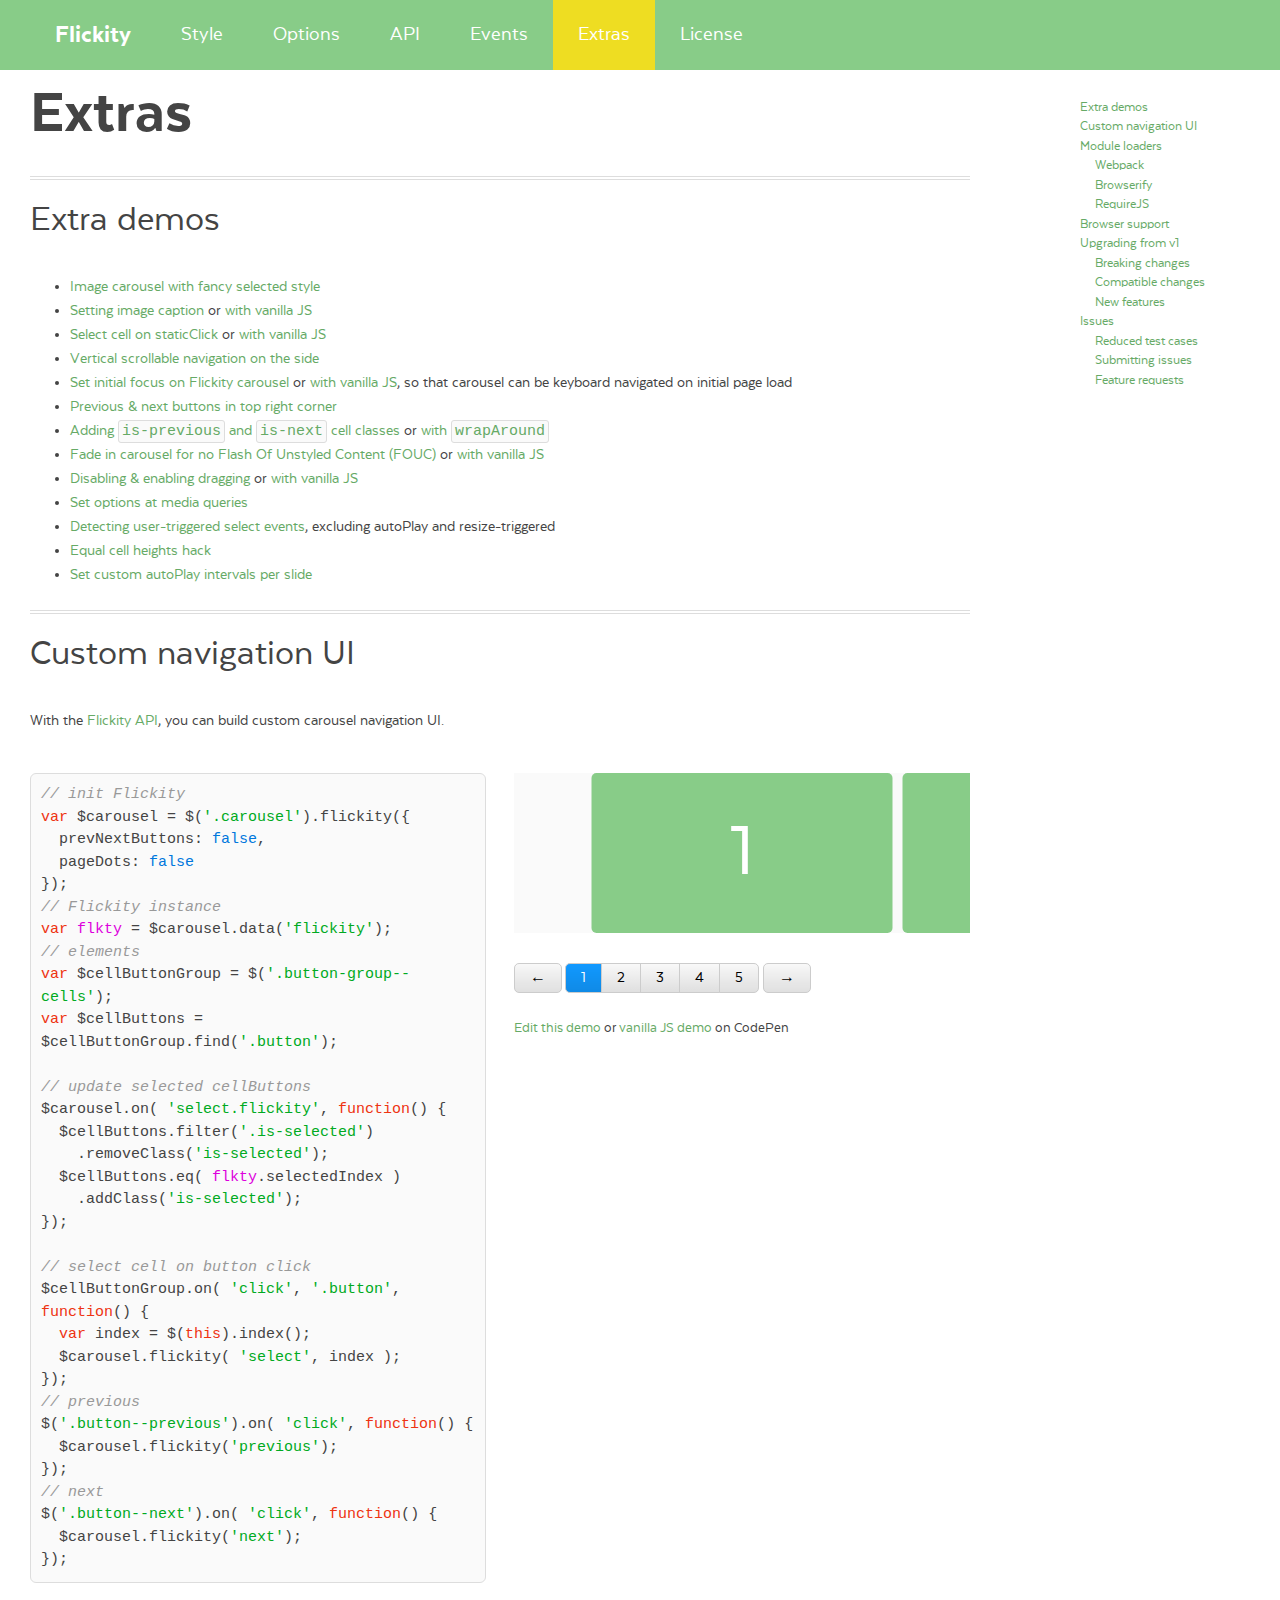
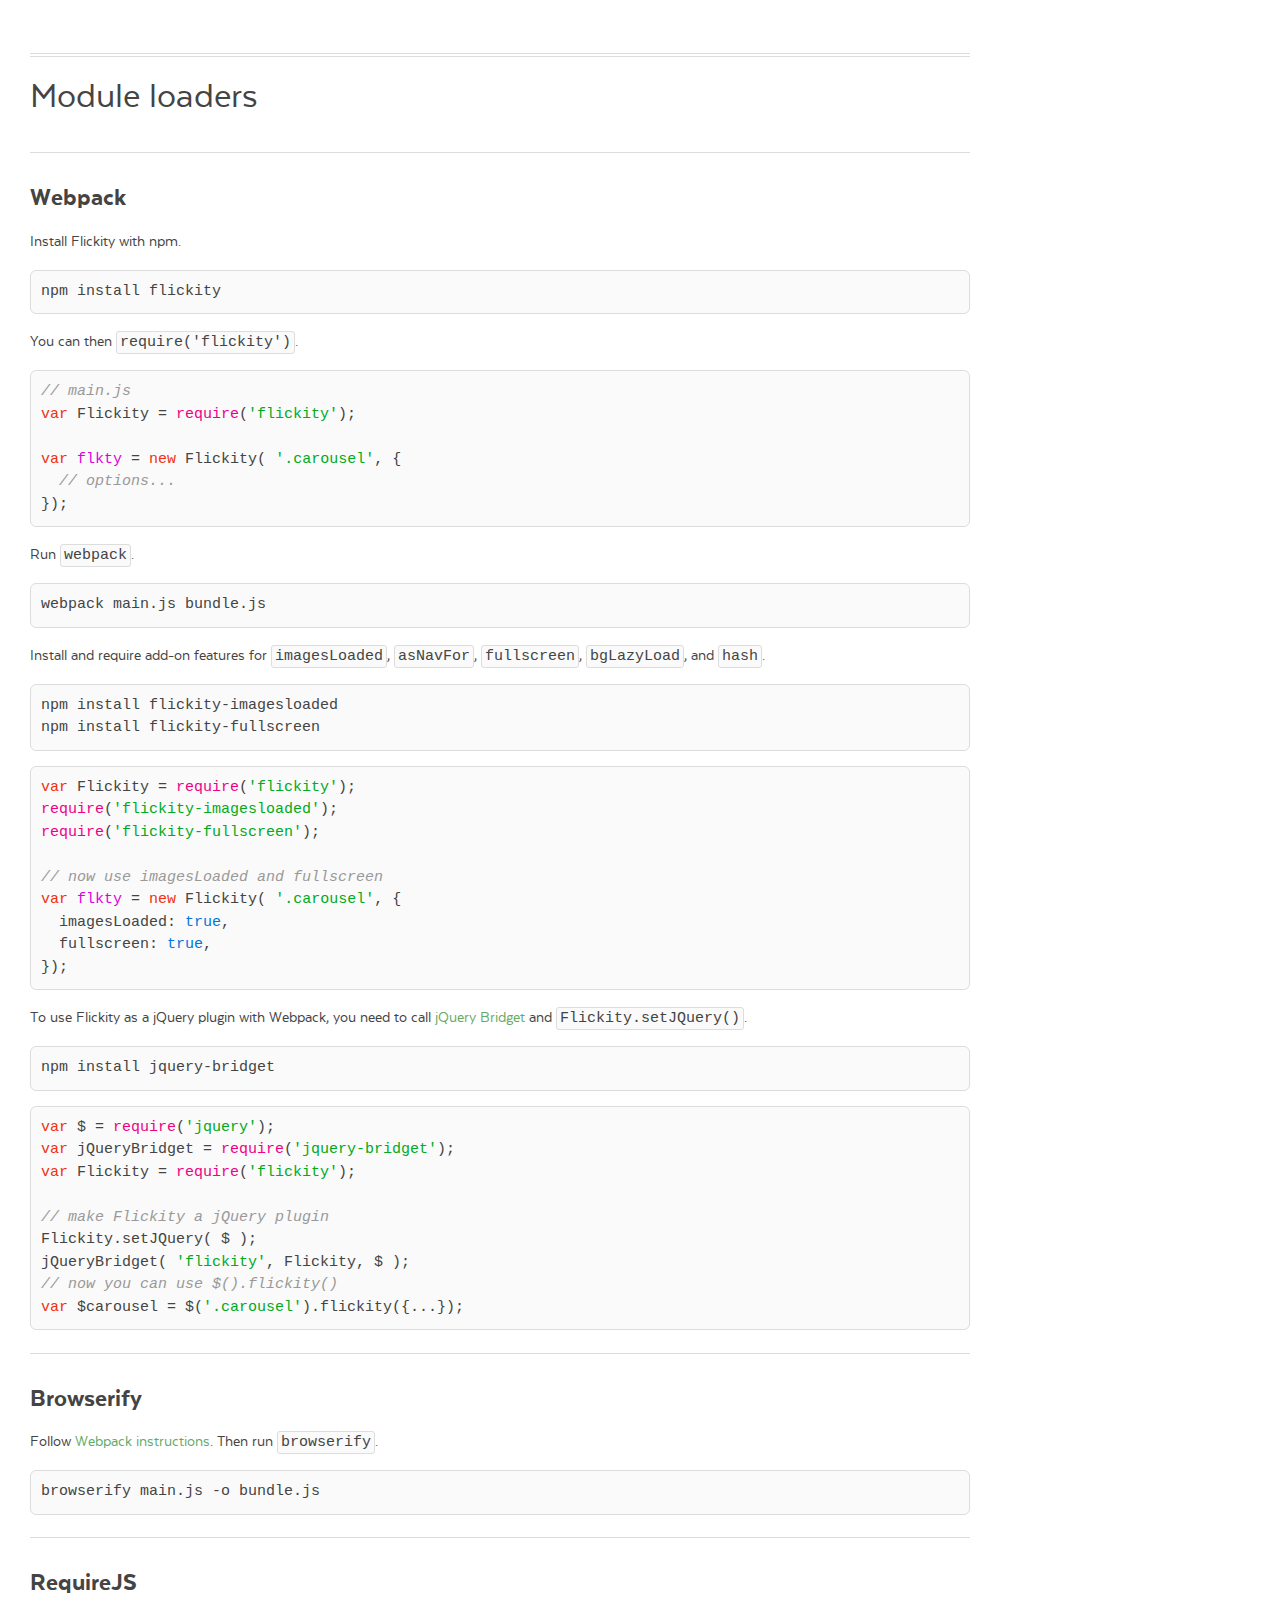
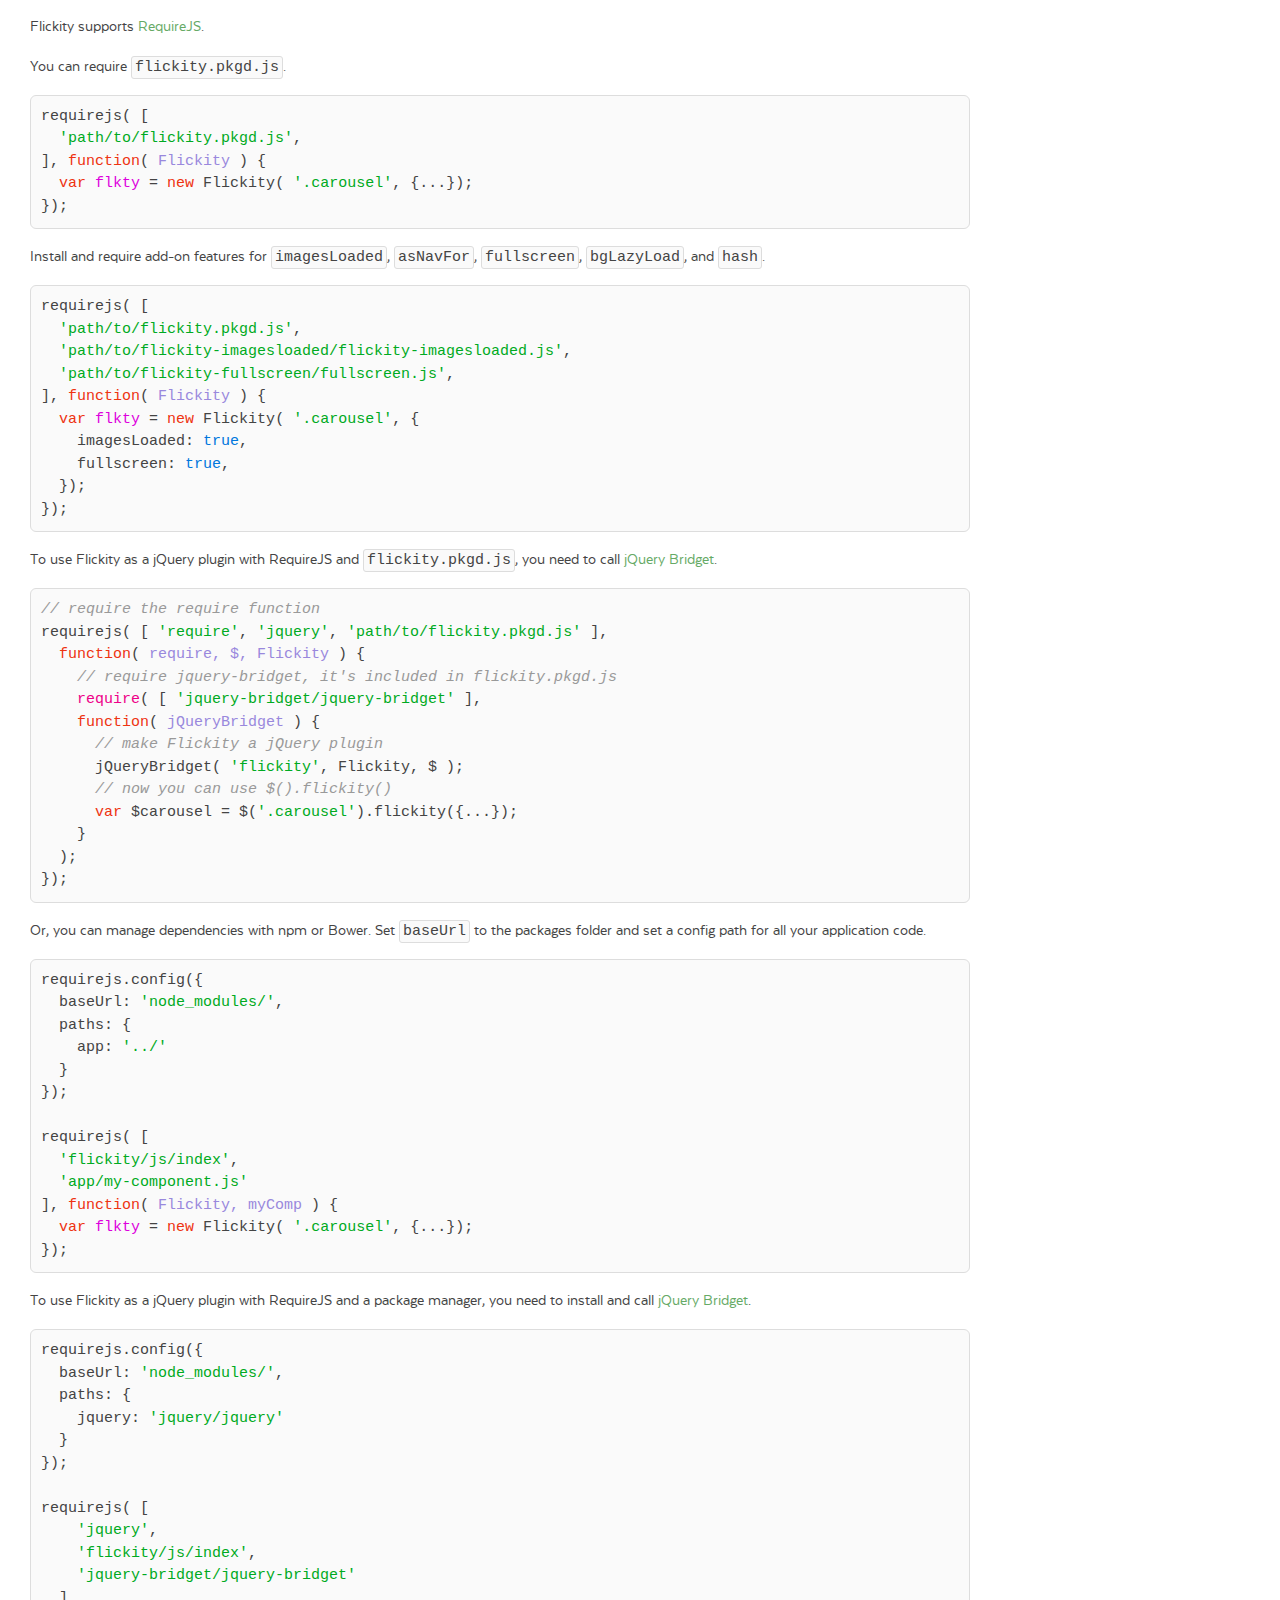
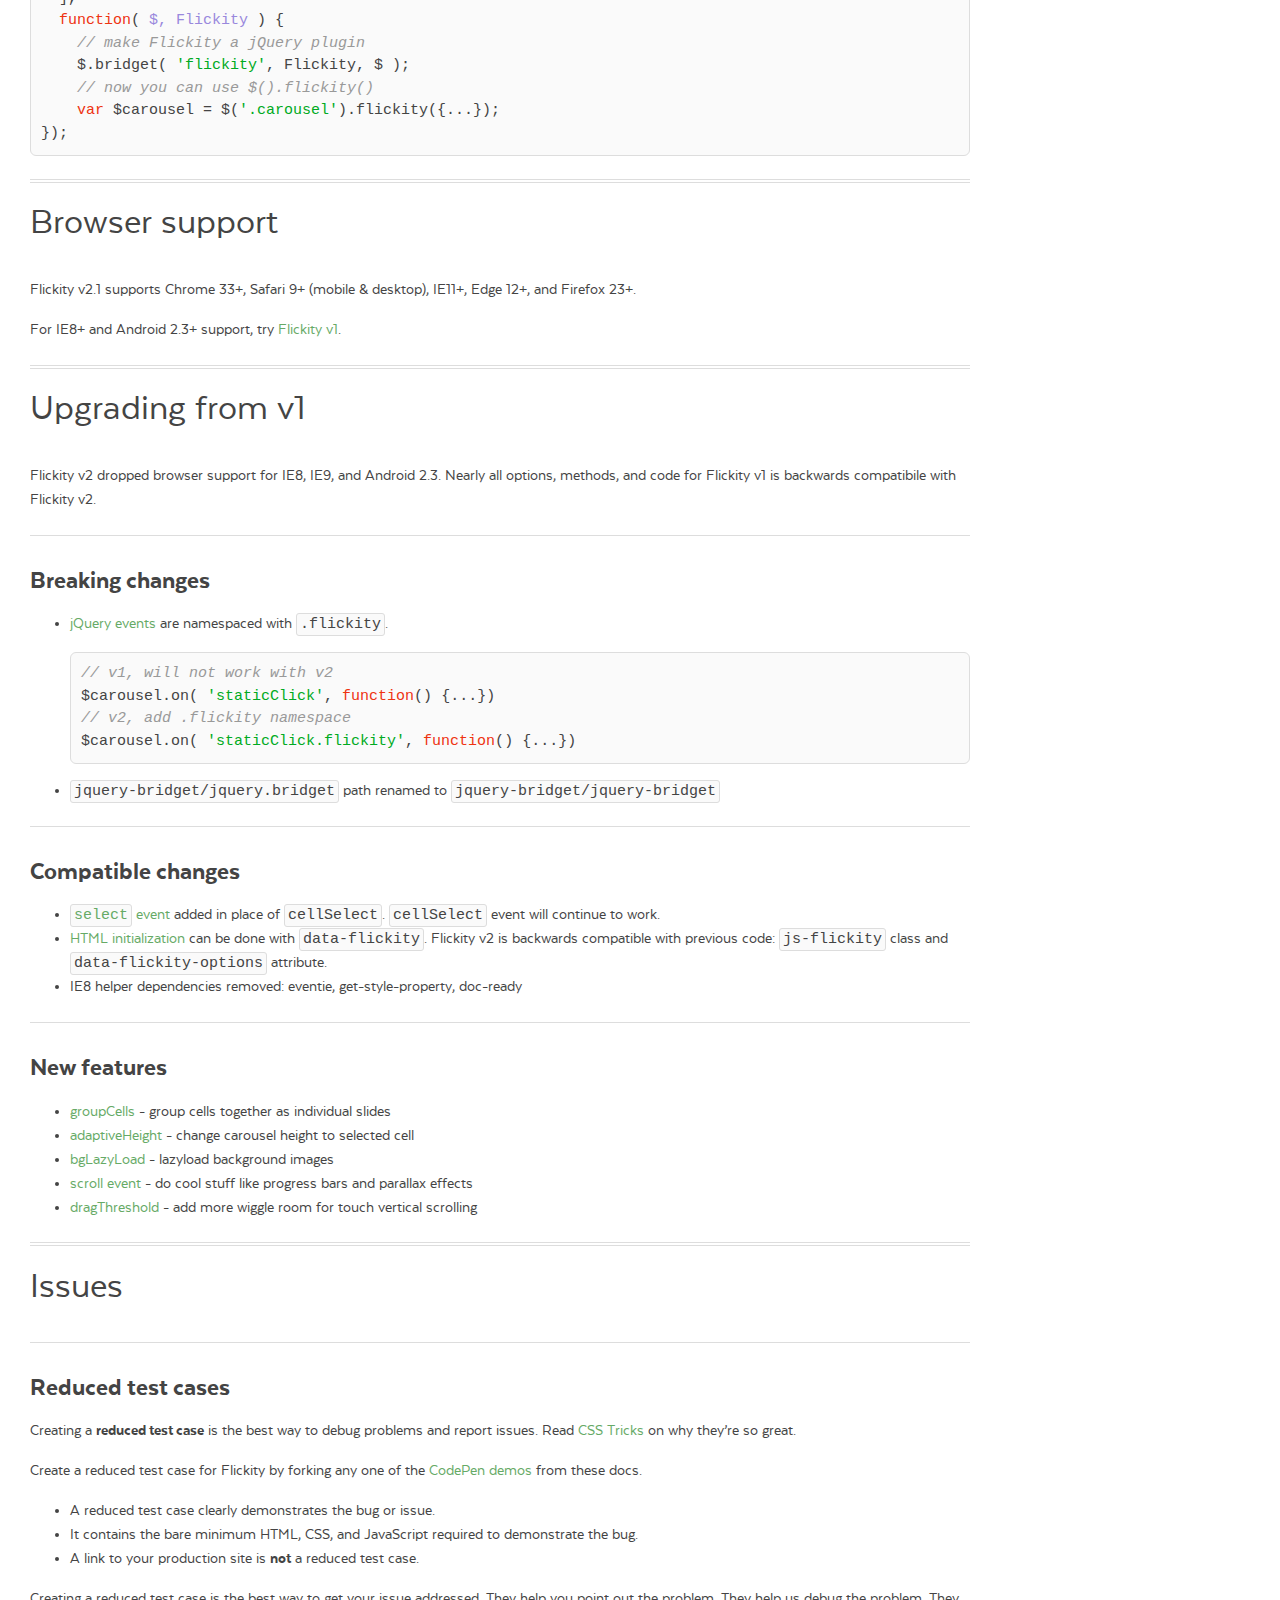
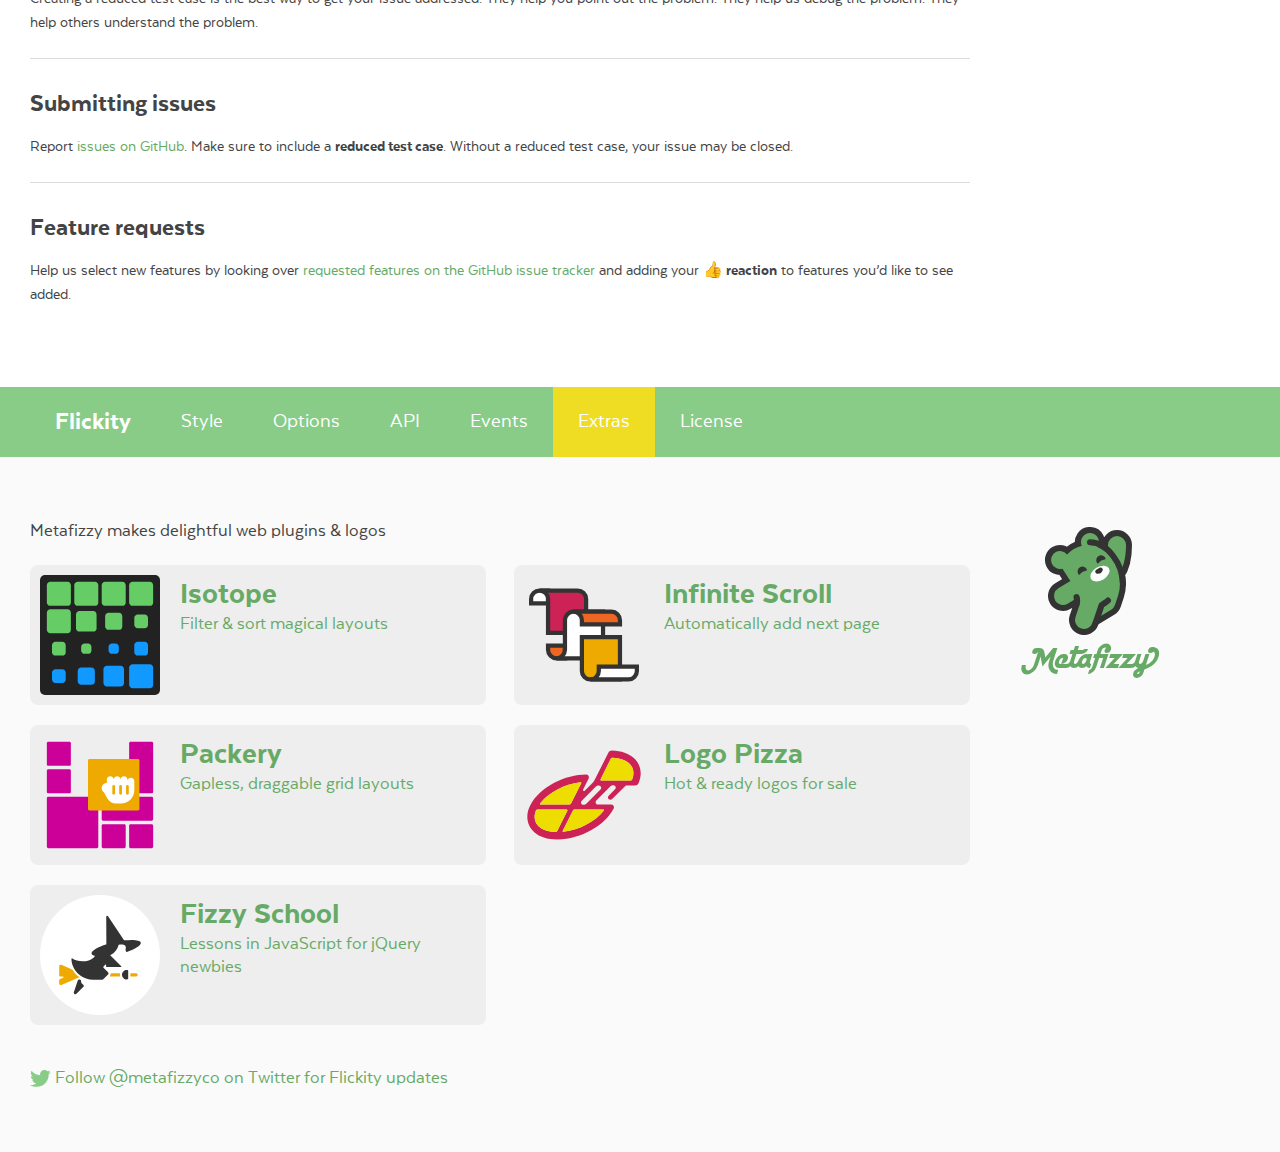
<file: flickity-docs/extras.html>
<!doctype html>
<html lang="en" class="export">
<head>
  <meta charset="utf-8">
  <meta name="description" content="Touch, responsive, flickable carousels">
  <meta name="viewport" content="width=device-width">

  <title>Flickity &#xB7; Extras</title>

    <link rel="stylesheet" href="css/flickity-docs.css?6" media="screen">

  <meta name="twitter:card" content="summary">
  <meta name="twitter:site" content="@metafizzyco">
  <meta name="twitter:url" content="https://flickity.metafizzy.co/extras.html">
  <meta name="twitter:title" content="Flickity Extras">
  <meta name="twitter:description" content="Touch, responsive, flickable carousels">

</head>
<body class="page--extras">


<nav class="site-nav">
  <div class="container">
    <ul class="site-nav__list">
      <li class="site-nav__item site-nav__item--homepage"><a href=".">Flickity</a></li>
      <li class="site-nav__item site-nav__item--style"><a href="style.html">Style</a></li>
      <li class="site-nav__item site-nav__item--options"><a href="options.html">Options</a></li>
      <li class="site-nav__item site-nav__item--api"><a href="api.html">API</a></li>
      <li class="site-nav__item site-nav__item--events"><a href="events.html">Events</a></li>
      <li class="site-nav__item site-nav__item--extras"><a href="extras.html">Extras</a></li>
      <li class="site-nav__item site-nav__item--license"><a href="license.html">License</a></li>
    </ul>
  </div>
</nav>


<div class="main">
  <div class="container">
      <h1 class="page-title">Extras</h1>


    <ul class="page-nav" data-js="page-nav">
<li class="page-nav__item page-nav__item--h2"><a href="#extra-demos">Extra demos</a></li>
<li class="page-nav__item page-nav__item--h2"><a href="#custom-navigation-ui">Custom navigation UI</a></li>
<li class="page-nav__item page-nav__item--h2"><a href="#module-loaders">Module loaders</a></li>
<li class="page-nav__item page-nav__item--h3"><a href="#webpack">Webpack</a></li>
<li class="page-nav__item page-nav__item--h3"><a href="#browserify">Browserify</a></li>
<li class="page-nav__item page-nav__item--h3"><a href="#requirejs">RequireJS</a></li>
<li class="page-nav__item page-nav__item--h2"><a href="#browser-support">Browser support</a></li>
<li class="page-nav__item page-nav__item--h2"><a href="#upgrading-from-v1">Upgrading from v1</a></li>
<li class="page-nav__item page-nav__item--h3"><a href="#breaking-changes">Breaking changes</a></li>
<li class="page-nav__item page-nav__item--h3"><a href="#compatible-changes">Compatible changes</a></li>
<li class="page-nav__item page-nav__item--h3"><a href="#new-features">New features</a></li>
<li class="page-nav__item page-nav__item--h2"><a href="#issues">Issues</a></li>
<li class="page-nav__item page-nav__item--h3"><a href="#reduced-test-cases">Reduced test cases</a></li>
<li class="page-nav__item page-nav__item--h3"><a href="#submitting-issues">Submitting issues</a></li>
<li class="page-nav__item page-nav__item--h3"><a href="#feature-requests">Feature requests</a></li>
</ul>



<h2 id="extra-demos">Extra demos</h2>

<ul>
  <li><a href="https://codepen.io/desandro/full/jEpxqJ">Image carousel with fancy selected style</a></li>
  <li>
    <a href="https://codepen.io/desandro/pen/dPdVNM">Setting image caption</a> or
    <a href="https://codepen.io/desandro/pen/OPQxpO">with vanilla JS</a>
  </li>
  <li>
    <a href="https://codepen.io/desandro/pen/pvxONO">Select cell on staticClick</a> or
    <a href="https://codepen.io/desandro/pen/OPBoWx">with vanilla JS</a>
  </li>
  <li><a href="https://codepen.io/desandro/pen/dMjbjR">Vertical scrollable navigation on the side</a></li>
  <li>
    <a href="https://codepen.io/desandro/pen/VYVEbM">Set initial focus on Flickity carousel</a> or
    <a href="https://codepen.io/desandro/pen/JoemRR">with vanilla JS</a>,
    so that carousel can be keyboard navigated on initial page load
  </li>
  <li><a href="https://codepen.io/desandro/pen/LVVqBR">Previous &amp; next buttons in top right corner</a></li>
  <li>
    <a href="https://codepen.io/desandro/pen/MagWrN">Adding <code>is-previous</code> and <code>is-next</code> cell classes</a> or
    <a href="https://codepen.io/desandro/pen/wWQQwN">with <code>wrapAround</code></a>
  </li>
  <li><a href="https://codepen.io/desandro/pen/KVwVqa/">Fade in carousel for no Flash Of Unstyled Content (FOUC)</a> or
    <a href="https://codepen.io/desandro/pen/JGoGpm">with vanilla JS</a>
  </li>
  <li><a href="https://codepen.io/desandro/pen/xZWqWM/">Disabling &amp; enabling dragging</a>
    or <a href="https://codepen.io/desandro/pen/adYJEQ/">with vanilla JS</a></li>
  <li><a href="https://codepen.io/desandro/pen/xVBpqG">Set options at media queries</a></li>
  <li><a href="https://codepen.io/desandro/pen/EWbqxa/">Detecting user-triggered select events</a>, excluding autoPlay and resize-triggered</li>
  <li><a href="https://codepen.io/desandro/pen/ZXEGVq">Equal cell heights hack</a></li>
  <li><a href="https://codepen.io/desandro/pen/gvKKrN/">Set custom autoPlay intervals per slide</a></li>
</ul>


<h2 id="custom-navigation-ui">Custom navigation UI</h2>

<p>With the <a href="api.html">Flickity API</a>, you can build custom carousel navigation UI.</p>

<div class="example duo">
  <div class="example__code duo__cell">
<pre><code class="js"><span class="comment">// init Flickity</span>
<span class="keyword">var</span> $carousel = $(<span class="string">&apos;.carousel&apos;</span>).flickity({
  prevNextButtons: <span class="literal">false</span>,
  pageDots: <span class="literal">false</span>
});
<span class="comment">// Flickity instance</span>
<span class="keyword">var</span> <span class="flickity_var">flkty</span> = $carousel.data(<span class="string">&apos;flickity&apos;</span>);
<span class="comment">// elements</span>
<span class="keyword">var</span> $cellButtonGroup = $(<span class="string">&apos;.button-group--cells&apos;</span>);
<span class="keyword">var</span> $cellButtons = $cellButtonGroup.find(<span class="string">&apos;.button&apos;</span>);

<span class="comment">// update selected cellButtons</span>
$carousel.on( <span class="string">&apos;select.flickity&apos;</span>, <span class="function"><span class="keyword">function</span>(<span class="params"></span>) </span>{
  $cellButtons.filter(<span class="string">&apos;.is-selected&apos;</span>)
    .removeClass(<span class="string">&apos;is-selected&apos;</span>);
  $cellButtons.eq( <span class="flickity_var">flkty</span>.selectedIndex )
    .addClass(<span class="string">&apos;is-selected&apos;</span>);
});

<span class="comment">// select cell on button click</span>
$cellButtonGroup.on( <span class="string">&apos;click&apos;</span>, <span class="string">&apos;.button&apos;</span>, <span class="function"><span class="keyword">function</span>(<span class="params"></span>) </span>{
  <span class="keyword">var</span> index = $(<span class="keyword">this</span>).index();
  $carousel.flickity( <span class="string">&apos;select&apos;</span>, index );
});
<span class="comment">// previous</span>
$(<span class="string">&apos;.button--previous&apos;</span>).on( <span class="string">&apos;click&apos;</span>, <span class="function"><span class="keyword">function</span>(<span class="params"></span>) </span>{
  $carousel.flickity(<span class="string">&apos;previous&apos;</span>);
});
<span class="comment">// next</span>
$(<span class="string">&apos;.button--next&apos;</span>).on( <span class="string">&apos;click&apos;</span>, <span class="function"><span class="keyword">function</span>(<span class="params"></span>) </span>{
  $carousel.flickity(<span class="string">&apos;next&apos;</span>);
});
</code></pre>
  </div>
  <div class="example__demo duo__cell" data-js="custom-nav">
    <div class="carousel">
      <div class="carousel-cell"></div>
      <div class="carousel-cell"></div>
      <div class="carousel-cell"></div>
      <div class="carousel-cell"></div>
      <div class="carousel-cell"></div>
    </div>
    <div class="button-row button-row--centered">
      <button class="button button--previous">&#x2190;</button>
      <div class="button-group button-group--cells button-group--inline">
        <button class="button is-selected">1</button>
        <button class="button">2</button>
        <button class="button">3</button>
        <button class="button">4</button>
        <button class="button">5</button>
      </div>
      <button class="button button--next">&#x2192;</button>
    </div>
    <p class="edit-demo">
        <a href="https://codepen.io/desandro/pen/jEZwxb">Edit this demo</a>
        or <a href="https://codepen.io/desandro/pen/emVRjv">vanilla JS demo</a> on CodePen
    </p>
  </div>
</div>


<h2 id="module-loaders">Module loaders</h2>


<h3 id="webpack">Webpack</h3>

<p>Install Flickity with npm.</p>

<pre><code class="bash">npm install flickity
</code></pre>

<p>You can then <code>require(&apos;flickity&apos;)</code>.</p>

<pre><code class="js"><span class="comment">// main.js</span>
<span class="keyword">var</span> <span class="flickity_keyword">Flickity</span> = <span class="built_in">require</span>(<span class="string">&apos;flickity&apos;</span>);

<span class="keyword">var</span> <span class="flickity_var">flkty</span> = <span class="keyword">new</span> <span class="flickity_keyword">Flickity</span>( <span class="string">&apos;.carousel&apos;</span>, {
  <span class="comment">// options...</span>
});
</code></pre>

<p>Run <code>webpack</code>.</p>

<pre><code class="bash">webpack main.js bundle.js
</code></pre>

<p>Install and require add-on features for <code>imagesLoaded</code>, <code>asNavFor</code>, <code>fullscreen</code>, <code>bgLazyLoad</code>, and <code>hash</code>.</p>

<pre><code class="bash">npm install flickity-imagesloaded
npm install flickity-fullscreen
</code></pre>

<pre><code class="js"><span class="keyword">var</span> <span class="flickity_keyword">Flickity</span> = <span class="built_in">require</span>(<span class="string">&apos;flickity&apos;</span>);
<span class="built_in">require</span>(<span class="string">&apos;flickity-imagesloaded&apos;</span>);
<span class="built_in">require</span>(<span class="string">&apos;flickity-fullscreen&apos;</span>);

<span class="comment">// now use imagesLoaded and fullscreen</span>
<span class="keyword">var</span> <span class="flickity_var">flkty</span> = <span class="keyword">new</span> <span class="flickity_keyword">Flickity</span>( <span class="string">&apos;.carousel&apos;</span>, {
  imagesLoaded: <span class="literal">true</span>,
  fullscreen: <span class="literal">true</span>,
});
</code></pre>

<p>To use Flickity as a jQuery plugin with Webpack, you need to call <a href="https://www.npmjs.com/package/jquery-bridget">jQuery Bridget</a> and <code>Flickity.setJQuery()</code>.</p>

<pre><code class="bash">npm install jquery-bridget
</code></pre>

<pre><code class="js"><span class="keyword">var</span> $ = <span class="built_in">require</span>(<span class="string">&apos;jquery&apos;</span>);
<span class="keyword">var</span> jQueryBridget = <span class="built_in">require</span>(<span class="string">&apos;jquery-bridget&apos;</span>);
<span class="keyword">var</span> <span class="flickity_keyword">Flickity</span> = <span class="built_in">require</span>(<span class="string">&apos;flickity&apos;</span>);

<span class="comment">// make Flickity a jQuery plugin</span>
<span class="flickity_keyword">Flickity</span>.setJQuery( $ );
jQueryBridget( <span class="string">&apos;flickity&apos;</span>, <span class="flickity_keyword">Flickity</span>, $ );
<span class="comment">// now you can use $().flickity()</span>
<span class="keyword">var</span> $carousel = $(<span class="string">&apos;.carousel&apos;</span>).flickity({...});
</code></pre>


<h3 id="browserify">Browserify</h3>

<p>Follow <a href="#webpack">Webpack instructions</a>. Then run <code>browserify</code>.</p>

<pre><code class="bash">browserify main.js -o bundle.js
</code></pre>


<h3 id="requirejs">RequireJS</h3>

<p>Flickity supports <a href="http://requirejs.org/">RequireJS</a>.</p>

<p>You can require <code>flickity.pkgd.js</code>.</p>

<pre><code class="js">requirejs( [
  <span class="string">&apos;path/to/flickity.pkgd.js&apos;</span>,
], <span class="function"><span class="keyword">function</span>(<span class="params"> Flickity </span>) </span>{
  <span class="keyword">var</span> <span class="flickity_var">flkty</span> = <span class="keyword">new</span> <span class="flickity_keyword">Flickity</span>( <span class="string">&apos;.carousel&apos;</span>, {...});
});
</code></pre>

<p>Install and require add-on features for <code>imagesLoaded</code>, <code>asNavFor</code>, <code>fullscreen</code>, <code>bgLazyLoad</code>, and <code>hash</code>.</p>

<pre><code class="js">requirejs( [
  <span class="string">&apos;path/to/flickity.pkgd.js&apos;</span>,
  <span class="string">&apos;path/to/flickity-imagesloaded/flickity-imagesloaded.js&apos;</span>,
  <span class="string">&apos;path/to/flickity-fullscreen/fullscreen.js&apos;</span>,
], <span class="function"><span class="keyword">function</span>(<span class="params"> Flickity </span>) </span>{
  <span class="keyword">var</span> <span class="flickity_var">flkty</span> = <span class="keyword">new</span> <span class="flickity_keyword">Flickity</span>( <span class="string">&apos;.carousel&apos;</span>, {
    imagesLoaded: <span class="literal">true</span>,
    fullscreen: <span class="literal">true</span>,
  });
});
</code></pre>

<p>To use Flickity as a jQuery plugin with RequireJS and <code>flickity.pkgd.js</code>, you need to call <a href="https://www.npmjs.com/package/jquery-bridget">jQuery Bridget</a>.</p>

<pre><code class="js"><span class="comment">// require the require function</span>
requirejs( [ <span class="string">&apos;require&apos;</span>, <span class="string">&apos;jquery&apos;</span>, <span class="string">&apos;path/to/flickity.pkgd.js&apos;</span> ],
  <span class="function"><span class="keyword">function</span>(<span class="params"> require, $, Flickity </span>) </span>{
    <span class="comment">// require jquery-bridget, it&apos;s included in flickity.pkgd.js</span>
    <span class="built_in">require</span>( [ <span class="string">&apos;jquery-bridget/jquery-bridget&apos;</span> ],
    <span class="function"><span class="keyword">function</span>(<span class="params"> jQueryBridget </span>) </span>{
      <span class="comment">// make Flickity a jQuery plugin</span>
      jQueryBridget( <span class="string">&apos;flickity&apos;</span>, <span class="flickity_keyword">Flickity</span>, $ );
      <span class="comment">// now you can use $().flickity()</span>
      <span class="keyword">var</span> $carousel = $(<span class="string">&apos;.carousel&apos;</span>).flickity({...});
    }
  );
});
</code></pre>

<p>Or, you can manage dependencies with npm or Bower. Set <code>baseUrl</code> to the packages folder and set a config path for all your application code.</p>

<pre><code class="js">requirejs.config({
  baseUrl: <span class="string">&apos;node_modules/&apos;</span>,
  paths: {
    app: <span class="string">&apos;../&apos;</span>
  }
});

requirejs( [
  <span class="string">&apos;flickity/js/index&apos;</span>,
  <span class="string">&apos;app/my-component.js&apos;</span>
], <span class="function"><span class="keyword">function</span>(<span class="params"> Flickity, myComp </span>) </span>{
  <span class="keyword">var</span> <span class="flickity_var">flkty</span> = <span class="keyword">new</span> <span class="flickity_keyword">Flickity</span>( <span class="string">&apos;.carousel&apos;</span>, {...});
});
</code></pre>

<p>To use Flickity as a jQuery plugin with RequireJS and a package manager, you need to install and call <a href="https://github.com/desandro/jquery-bridget">jQuery Bridget</a>.</p>

<pre><code class="js">requirejs.config({
  baseUrl: <span class="string">&apos;node_modules/&apos;</span>,
  paths: {
    jquery: <span class="string">&apos;jquery/jquery&apos;</span>
  }
});

requirejs( [
    <span class="string">&apos;jquery&apos;</span>,
    <span class="string">&apos;flickity/js/index&apos;</span>,
    <span class="string">&apos;jquery-bridget/jquery-bridget&apos;</span>
  ],
  <span class="function"><span class="keyword">function</span>(<span class="params"> $, Flickity </span>) </span>{
    <span class="comment">// make Flickity a jQuery plugin</span>
    $.bridget( <span class="string">&apos;flickity&apos;</span>, <span class="flickity_keyword">Flickity</span>, $ );
    <span class="comment">// now you can use $().flickity()</span>
    <span class="keyword">var</span> $carousel = $(<span class="string">&apos;.carousel&apos;</span>).flickity({...});
});
</code></pre>


<h2 id="browser-support">Browser support</h2>

<p>Flickity v2.1 supports Chrome 33+, Safari 9+ (mobile &amp; desktop), IE11+, Edge 12+, and Firefox 23+.</p>

<p>For IE8+ and Android 2.3+ support, try <a href="http://flickity.metafizzy.co/v1/">Flickity v1</a>.</p>


<h2 id="upgrading-from-v1">Upgrading from v1</h2>

<p>Flickity v2 dropped browser support for IE8, IE9, and Android 2.3. Nearly all options, methods, and code for Flickity v1 is backwards compatibile with Flickity v2.</p>

<h3 id="breaking-changes">Breaking changes</h3>

<ul>
  <li>
    <p><a href="events.html">jQuery events</a> are namespaced with <code>.flickity</code>.</p>
<pre><code class="js"><span class="comment">// v1, will not work with v2</span>
$carousel.on( <span class="string">&apos;staticClick&apos;</span>, <span class="function"><span class="keyword">function</span>(<span class="params"></span>) </span>{...})
<span class="comment">// v2, add .flickity namespace</span>
$carousel.on( <span class="string">&apos;staticClick.flickity&apos;</span>, <span class="function"><span class="keyword">function</span>(<span class="params"></span>) </span>{...})
</code></pre>
  </li>
  <li><code>jquery-bridget/jquery.bridget</code> path renamed to <code>jquery-bridget/jquery-bridget</code></li>
</ul>

<h3 id="compatible-changes">Compatible changes</h3>

<ul>
  <li><a href="events.html#select"><code>select</code> event</a> added in place of <code>cellSelect</code>. <code>cellSelect</code> event will continue to work.</li>
  <li><a href="index.html#initialize-with-html">HTML initialization</a> can be done with <code>data-flickity</code>. Flickity v2 is backwards compatible with previous code: <code>js-flickity</code> class and <code>data-flickity-options</code> attribute.</li>
  <li>IE8 helper dependencies removed: eventie, get-style-property, doc-ready</li>
</ul>

<h3 id="new-features">New features</h3>

<ul>
  <li><a href="options.html#groupcells">groupCells</a> - group cells together as individual slides</li>
  <li><a href="options.html#adaptiveheight">adaptiveHeight</a> - change carousel height to selected cell</li>
  <li><a href="options.html#bglazyload">bgLazyLoad</a> - lazyload background images</li>
  <li><a href="events.html#scroll">scroll event</a> - do cool stuff like progress bars and parallax effects</li>
  <li><a href="options.html#dragthreshold">dragThreshold</a> - add more wiggle room for touch vertical scrolling</li>
</ul>


<h2 id="issues">Issues</h2>

<h3 id="reduced-test-cases">Reduced test cases</h3>

<p>Creating a <strong>reduced test case</strong> is the best way to debug problems and report issues. Read <a href="https://css-tricks.com/reduced-test-cases/">CSS Tricks</a> on why they&#x2019;re so great.</p>

<p>Create a reduced test case for Flickity by forking any one of the <a href="https://codepen.io/desandro/pens/tags/?grid_type=list&amp;selected_tag=flickity-docs&amp;sort_order=asc">CodePen demos</a> from these docs.</p>

<ul>
  <li>A reduced test case clearly demonstrates the bug or issue.</li>
  <li>It contains the bare minimum HTML, CSS, and JavaScript required to demonstrate the bug.</li>
  <li>A link to your production site is <b>not</b> a reduced test case.</li>
</ul>

<p>Creating a reduced test case is the best way to get your issue addressed. They help you point out the problem. They help us debug the problem. They help others understand the problem.</p>


<h3 id="submitting-issues">Submitting issues</h3>

<p>Report <a href="https://github.com/metafizzy/flickity/issues/">issues on GitHub</a>. Make sure to include a <strong>reduced test case</strong>. Without a reduced test case, your issue may be closed.</p>


<h3 id="feature-requests">Feature requests</h3>

<p>Help us select new features by looking over <a href="https://github.com/metafizzy/flickity/labels/feature%20request">requested features on the GitHub issue tracker</a> and adding your <strong>&#x1F44D; reaction</strong> to features you&#x2019;d like to see added.</p>


  </div>
</div>

<nav class="site-nav">
  <div class="container">
    <ul class="site-nav__list">
      <li class="site-nav__item site-nav__item--homepage"><a href=".">Flickity</a></li>
      <li class="site-nav__item site-nav__item--style"><a href="style.html">Style</a></li>
      <li class="site-nav__item site-nav__item--options"><a href="options.html">Options</a></li>
      <li class="site-nav__item site-nav__item--api"><a href="api.html">API</a></li>
      <li class="site-nav__item site-nav__item--events"><a href="events.html">Events</a></li>
      <li class="site-nav__item site-nav__item--extras"><a href="extras.html">Extras</a></li>
      <li class="site-nav__item site-nav__item--license"><a href="license.html">License</a></li>
    </ul>
  </div>
</nav>

<footer class="site-footer">

  <div class="container">

    <p class="site-footer__copy">Metafizzy makes delightful web plugins &amp; logos</p>

    <div class="showcase">
    
      <ul class="showcase-item-list">
          <li class="showcase-item">
            <a class="showcase-item__link" href="https://isotope.metafizzy.co">
              <div class="showcase-item__image">
                  <svg class="isotope-illo" xmlns="http://www.w3.org/2000/svg" viewbox="0 0 350 350" width="100" height="100">
                    <path class="isotope-illo__color1" fill="#6C6" d="M80 170H30c-6 0-10-5-10-10v-50c0-6 5-10 10-10h50c6 0 10 5 10 10v50C90 166 86 170 80 170z"/>
                    <path class="isotope-illo__color1" fill="#6C6" d="M80 90H30c-6 0-10-5-10-10V30c0-6 5-10 10-10h50c6 0 10 5 10 10v50C90 86 86 90 80 90z"/>
                    <path class="isotope-illo__color1" fill="#6C6" d="M160 90h-50c-6 0-10-5-10-10V30c0-6 5-10 10-10h50c6 0 10 5 10 10v50C170 86 166 90 160 90z"/>
                    <path class="isotope-illo__color1" fill="#6C6" d="M240 90h-50c-6 0-10-5-10-10V30c0-6 5-10 10-10h50c6 0 10 5 10 10v50C250 86 246 90 240 90z"/>
                    <path class="isotope-illo__color1" fill="#6C6" d="M320 90h-50c-6 0-10-5-10-10V30c0-6 5-10 10-10h50c6 0 10 5 10 10v50C330 86 326 90 320 90z"/>
                    <path class="isotope-illo__color1" fill="#6C6" d="M155 165h-40c-6 0-10-5-10-10v-40c0-6 5-10 10-10h40c6 0 10 5 10 10v40 C165 161 161 165 155 165z"/>
                    <path class="isotope-illo__color1" fill="#6C6" d="M230 160h-30c-6 0-10-5-10-10v-30c0-6 5-10 10-10h30c6 0 10 5 10 10v30 C240 156 236 160 230 160z"/>
                    <path class="isotope-illo__color1" fill="#6C6" d="M305 155h-20c-6 0-10-5-10-10v-20c0-6 5-10 10-10h20c6 0 10 5 10 10v20 C315 151 311 155 305 155z"/>
                    <path class="isotope-illo__color1" fill="#6C6" d="M65 235H45c-6 0-10-5-10-10v-20c0-6 5-10 10-10h20c6 0 10 5 10 10v20C75 231 71 235 65 235z"/>
                    <path class="isotope-illo__color1" fill="#6C6" d="M140 230h-10c-6 0-10-5-10-10v-10c0-6 5-10 10-10h10c6 0 10 5 10 10v10 C150 226 146 230 140 230z"/>
                    <path class="isotope-illo__color2" fill="#19F" d="M305 235h-20c-6 0-10-5-10-10v-20c0-6 5-10 10-10h20c6 0 10 5 10 10v20 C315 231 311 235 305 235z"/>
                    <path class="isotope-illo__color2" fill="#19F" d="M65 315H45c-6 0-10-5-10-10v-20c0-6 5-10 10-10h20c6 0 10 5 10 10v20C75 311 71 315 65 315z"/>
                    <path class="isotope-illo__color2" fill="#19F" d="M150 320h-30c-6 0-10-5-10-10v-30c0-6 5-10 10-10h30c6 0 10 5 10 10v30 C160 316 156 320 150 320z"/>
                    <path class="isotope-illo__color2" fill="#19F" d="M220 230h-10c-6 0-10-5-10-10v-10c0-6 5-10 10-10h10c6 0 10 5 10 10v10 C230 226 226 230 220 230z"/>
                    <path class="isotope-illo__color2" fill="#19F" d="M235 325h-40c-6 0-10-5-10-10v-40c0-6 5-10 10-10h40c6 0 10 5 10 10v40 C245 321 241 325 235 325z"/>
                    <path class="isotope-illo__color2" fill="#19F" d="M320 330h-50c-6 0-10-5-10-10v-50c0-6 5-10 10-10h50c6 0 10 5 10 10v50 C330 326 326 330 320 330z"/>
                  </svg>
              </div>
              <div class="showcase-item__text">
                <h3 class="showcase-item__title">Isotope</h3>
                <p class="showcase-item__description">Filter &amp; sort magical layouts</p>
              </div>
            </a>
          </li>
    
          <li class="showcase-item">
            <a class="showcase-item__link" href="https://infinite-scroll.com">
              <div class="showcase-item__image">
                  <svg class="infinite-scroll-illo" xmlns="http://www.w3.org/2000/svg" viewbox="0 0 520 520" width="200" height="200">
                    <path class="infinite-scroll-illo__page infinite-scroll-illo__page--back" d="M90,110H10V90c0-22,18-40,40-40h40V110z"/>
                    <path class="infinite-scroll-illo__page infinite-scroll-illo__page--front1" d="M270,90L270,90c0-22-18-40-40-40h0H50h0c22,0,40,18,40,40v0v0v160h180V90z"/>
                    <path class="infinite-scroll-illo__page infinite-scroll-illo__page--front2" d="M170,330v-20H90v20v0c0,22,18,40,40,40h0h40V330z"/>
                    <path class="infinite-scroll-illo__page infinite-scroll-illo__page--back" d="M350,150H210c-22,0-40,18-40,40v140v0c0,22-18,40-40,40h0h220V150z"/>
                    <path class="infinite-scroll-illo__page infinite-scroll-illo__page--front3" d="M430,470V270H250v160c0,22,18,40,40,40H430z"/>
                    <path class="infinite-scroll-illo__page infinite-scroll-illo__page--front2" d="M250,190v20h180v-20c0-22-18-40-40-40H210h0C232,150,250,168,250,190L250,190z"/>
                    <path class="infinite-scroll-illo__page infinite-scroll-illo__page--back" d="M330,410v20v0c0,22-18,40-40,40h0h180c22,0,40-18,40-40v-20H330z"/>
                  </svg>
              </div>
              <div class="showcase-item__text">
                <h3 class="showcase-item__title">Infinite Scroll</h3>
                <p class="showcase-item__description">Automatically add next page</p>
              </div>
            </a>
          </li>
    
    
          <li class="showcase-item">
            <a class="showcase-item__link" href="https://packery.metafizzy.co">
              <div class="showcase-item__image">
                  <svg class="packery-illo" xmlns="http://www.w3.org/2000/svg" viewbox="0 0 700 700" width="100" height="100">
                    <path class="packery-illo__item" fill="#C09" d="M172 180H48c-4 0-8-4-8-8V48c0-4 4-8 8-8h124c4 0 8 4 8 8v124C180 176 176 180 172 180z"/>
                    <path class="packery-illo__item" fill="#C09" d="M172 340H48c-4 0-8-4-8-8V208c0-4 4-8 8-8h124c4 0 8 4 8 8v124C180 336 176 340 172 340z"/>
                    <path class="packery-illo__item" fill="#C09" d="M492 660H368c-4 0-8-4-8-8V528c0-4 4-8 8-8h124c4 0 8 4 8 8v124C500 656 496 660 492 660z"/>
                    <path class="packery-illo__item" fill="#C09" d="M652 660H528c-4 0-8-4-8-8V528c0-4 4-8 8-8h124c4 0 8 4 8 8v124C660 656 656 660 652 660z"/>
                    <path class="packery-illo__item" fill="#C09" d="M652 500H368c-4 0-8-4-8-8V368c0-4 4-8 8-8h284c4 0 8 4 8 8v124C660 496 656 500 652 500z"/>
                    <path class="packery-illo__item" fill="#C09" d="M332 660H48c-4 0-8-4-8-8V368c0-4 4-8 8-8h284c4 0 8 4 8 8v284C340 656 336 660 332 660z"/>
                    <path class="packery-illo__item" fill="#C09" d="M652 340H528c-4 0-8-4-8-8V48c0-4 4-8 8-8h124c4 0 8 4 8 8v284C660 336 656 340 652 340z"/>
                    <path class="packery-illo__draggie" fill="#EA0" d="M572 440H288c-4 0-8-4-8-8V148c0-4 4-8 8-8h284c4 0 8 4 8 8v284C580 436 576 440 572 440z"/>
                    <g>
                      <path class="packery-illo__hand" fill="white" d="M530 250c-11 0-20 9-20 20v-10c0-11-9-20-20-20s-20 9-20 20c0-11-9-20-20-20s-20 9-20 20c0-11-9-20-20-20
                        s-20 9-20 20v20c-17 0-30 13-30 30c0 11 6 20 14 25l19 35c10 18 30 30 51 30h28
                        c43 0 78-35 78-78V270C550 259 541 250 530 250z"/>
                      <line class="packery-illo__hand-line" stroke="#EA0" fill="none" stroke-width="16" stroke-linecap="round" x1="430" y1="300" x2="430" y2="340"/>
                      <line class="packery-illo__hand-line" stroke="#EA0" fill="none" stroke-width="16" stroke-linecap="round" x1="470" y1="300" x2="470" y2="340"/>
                      <line class="packery-illo__hand-line" stroke="#EA0" fill="none" stroke-width="16" stroke-linecap="round" x1="510" y1="300" x2="510" y2="340"/>
                    </g>
                  </svg>
              </div>
              <div class="showcase-item__text">
                <h3 class="showcase-item__title">Packery</h3>
                <p class="showcase-item__description">Gapless, draggable grid layouts</p>
              </div>
            </a>
          </li>
    
          <li class="showcase-item">
            <a class="showcase-item__link" href="http://logo.pizza">
              <div class="showcase-item__image">
                  <svg class="logo-pizza-illo" xmlns="http://www.w3.org/2000/svg" viewbox="0 0 700 700" width="100" height="100">
                    <path class="logo-pizza-illo__outline" fill="#C25" d="M513 91c-9-0-17 5-21 12l-80 160c-3 5-6 10-11 15l-47 47
                      c-5 5-12-1-9-7l32-64c5-11-2-23-14-23h-0c-121 0-268 70-327 180
                      C-9 497 35 609 196 609c138 0 279-85 327-180v0c5-11-2-23-14-23h-77c-13 0-19-15-10-24
                      l81-81c5-5 11-8 18-8l0 0c13 0 19 15 10 24L494 354c-6 6-6 14 0 20c3 3 6 4 10 4
                      c4 0 7-1 10-4l80-80h53c9 0 17-5 21-13C707 190 656 97 513 91z M334 281l-59 117
                      c-2 5-7 8-13 8H97c-4 0-6-4-3-7c49-64 143-114 236-124C333 275 335 278 334 281z
                       M70 441c2-4 6-7 10-7h168c4 0 7 4 5 8l-59 118c-2 4-6 6-11 6
                      C106 565 38 521 70 441z M466 441c-49 64-143 114-236 124c-3 0-6-3-4-6l59-117
                      c2-5 7-8 13-8h166C466 434 468 438 466 441z M446 318l-81 81c-5 5-11 8-18 8l0 0
                      c-13 0-19-15-10-24l81-81c5-5 11-8 18-8l0 0C449 294 455 309 446 318z M447 258L506 139
                      c2-4 6-7 11-6c101 7 140 60 114 126c-2 4-6 7-10 7H452C448 266 445 262 447 258z"/>
                    <path class="logo-pizza-illo__slice" fill="#ED0" d="M334 281l-59 117c-2 5-7 8-13 8H97c-4 0-6-4-3-7
                      c49-64 143-114 236-124C333 275 335 278 334 281z"/>
                    <path class="logo-pizza-illo__slice" fill="#ED0" d="M70 441c2-4 6-7 10-7h168c4 0 7 4 5 8l-59 118c-2 4-6 6-11 6
                      C106 565 38 521 70 441z"/>
                    <path class="logo-pizza-illo__slice" fill="#ED0" d="M466 441c-49 64-143 114-236 124c-3 0-6-3-4-6l59-117
                      c2-5 7-8 13-8h166C466 434 468 438 466 441z"/>
                    <path class="logo-pizza-illo__slice" fill="#ED0" d="M447 258L506 139c2-4 6-7 11-6c101 7 140 60 114 126c-2 4-6 7-10 7H452
                      C448 266 445 262 447 258z"/>
                  </svg>
              </div>
              <div class="showcase-item__text">
                <h3 class="showcase-item__title">Logo Pizza</h3>
                <p class="showcase-item__description">Hot &amp; ready logos for sale</p>
              </div>
            </a>
          </li>
    
          <li class="showcase-item">
            <a class="showcase-item__link" href="http://fizzy.school">
              <div class="showcase-item__image">
                  <svg class="witchie-logo" xmlns="http://www.w3.org/2000/svg" viewbox="0 0 1000 1000" width="200" height="200">
                    <circle class="witchie-logo__moon" fill="white" cx="500" cy="500" r="500"/>
                    <path class="witchie-logo__broom" fill="#EA0" d="M582 675a35 35 0 0 0 8-20 3 3 0 0 1 3-2h71a3 3 0 0 1 3 3 59 59 0 0 0 0 20 3 3 0 0 1-3 3h-79A3 3 0 0 1 582 675Zm219 4a13 13 0 0 0 13-14c-1-7-7-12-14-12h-44a3 3 0 0 0-3 3v21a3 3 0 0 0 3 3ZM299 660a203 203 0 0 1-27-36 8 8 0 0 0-4-3L178 582a13 13 0 0 0-18 12v77a8 8 0 0 0 8 8h22a5 5 0 0 1 2 10L164 703a8 8 0 0 0-4 7v28a13 13 0 0 0 18 12l146-63a3 3 0 0 0 1-5A197 197 0 0 1 299 660Z"/>
                    <path class="witchie-logo__dress" fill="#333" d="M326 705h4a13 13 0 0 1 13 13v8a13 13 0 0 0 4 9l13 13a13 13 0 0 1 0 19l-56 56c-10 10-26-0-22-13L314 714A13 13 0 0 1 326 705Zm397-79c-27 0-47 26-37 54 3 7 11 16 17 19a42 42 0 0 0 19 5 38 38 0 0 0 7-1 8 8 0 0 0 6-8v-62a8 8 0 0 0-6-8 38 38 0 0 0-7-1M840 397c-3-15-33-23-77-23a521 521 0 0 0-59 4 5 5 0 0 1-5-2L567 177a8 8 0 0 0-7-4 8 8 0 0 0-8 8l1 227a5 5 0 0 1-4 5c-74 24-123 55-119 76 2 8 11 14 26 18a3 3 0 0 1 1 4l-11 11c-20 20-56 30-92 30-31 0-63-8-84-23a5 5 0 0 0-3-1 5 5 0 0 0-5 5c0 78 68 173 183 173h75a10 10 0 0 0 7-3l38-38a16 16 0 0 0 0-23l-34-34a10 10 0 0 1 0-14l15-15a3 3 0 0 1 5 2v15a5 5 0 0 0 5 5H674a4 4 0 0 0 3-7l-90-90a3 3 0 0 1 1-4c34-19 59-49 67-84a3 3 0 0 1 2-2c6-1 12-1 17-1 22 0 37 5 39 14 1 6 3 11 2 17-5 17 1 31 8 31a6 6 0 0 0 2-0C797 448 845 419 840 397Z"/>
                  </svg>
              </div>
              <div class="showcase-item__text">
                <h3 class="showcase-item__title">Fizzy School</h3>
                <p class="showcase-item__description">Lessons in JavaScript for jQuery newbies</p>
              </div>
            </a>
          </li>
    
      </ul> 
    
    </div>

    <p class="site-footer__copy">
      <a href="https://twitter.com/metafizzyco">
        <svg class="twitter-logo" xmlns="http://www.w3.org/2000/svg" viewbox="0 0 512 512" width="30" height="30">
          <path d="M512 97c-19 8-39 14-60 16 22-13 38-34 46-58-20 12-43 21-67 25-19-19-46-32-77-32-58 0-117 52-102 129-87-4-165-46-216-110-24 40-19 107 32 140-17 0-33-5-48-13v1c0 51 36 93 84 103-15 4-34 5-47 2 13 42 52 72 98 73-47 36-96 49-155 44 46 30 102 47 161 47 197 0 306-168 299-312 20-15 38-34 52-55z"/>
        </svg>
        Follow @metafizzyco on Twitter for Flickity updates
      </a>
    </p>

    <div class="mfzy-brand">
      <a class="mfzy-brand__link" href="https://metafizzy.co">
        <svg class="mfzy-logo" xmlns="http://www.w3.org/2000/svg" xmlns:xlink="http://www.w3.org/1999/xlink" viewbox="0 0 144 144" width="36" height="36">
          <title>Metafizzy logo</title>
          <defs>
            <path id="mfzy-logo__body" d="M 120 24 a 12 12 0 0 0-24 0 a 72 72 0 0 1 -1 11
              a 40 40 0 0 0 -13 -8.5 A 12 12 0 1 0 61.1 25.1 c -8 2 -14 6 -19.6 11.6 
              A 12 12 0 1 0 35.3 55.5 L 45.8 72.1 l -16 9.6 A 12 12 0 0 0 42.2 102.3
              L 58 92.8 a 20 20 0 0 1 -0.2 11.9 l -5.2 15.5 a 12 12 0 0 0 22.8 7.6
              l 1.1 -3.3 l 23.7 -14.2 a 12 12 0 0 0 5.2 -6.5 l 4 -12 A 50 50 0 0 0 111.9 76
              a 52 52 0 0 0 -1.6 -12.8 C 115 57 120 44 120 24Z"/>
            <path id="mfzy-logo__eye" d="M 0 6.5 a 6.5 6.5 0 0 1 13 0 c 0 3.5 -3 0.5 -6.5 0.5 s -6.5 3 -6.5 -0.5 Z"/>
            <clippath id="mfzy-logo__body-clip">
              <use xlink:href="#mfzy-logo__body"/>
            </clippath>
          </defs>
          <use class="mfzy-logo__body-outline" xlink:href="#mfzy-logo__body" fill="#333" stroke="#333" stroke-width="16"/>
          <use class="mfzy-logo__body-fill" xlink:href="#mfzy-logo__body"/>
          <g class="mfzy-logo__stripes" clip-path="url(#mfzy-logo__body-clip)">
            <rect fill="#E62" x="16" width="120" height="138"/>
            <path fill="#C25" d="M96 24L16 72V0h80v24z"/>
            <path fill="#EA0" d="M116 70L16 130v-26l95-57 5 23z"/>
            <path fill="#19F" d="M136 138H16v-8l120-72v80z"/>
          </g>
          <path class="mfzy-logo__cut-ins" stroke="#333" fill="none" stroke-linecap="round" stroke-linejoin="round" stroke-width="8" d="M 72 20.4 c 23 0 44 29 44 56
            M 54 103.4 a 16 16 0 0 0 0 -10
            M 96 98 c -2 2 -8 6 -8.5,6 l -8.4 25.1"/>
          <g transform="translate(53 57) rotate(-31)">
            <ellipse class="mfzy-logo__snout" cx="25" cy="21" rx="14" ry="9" fill="#FFF"/>
            <use class="mfzy-logo__feature" xlink:href="#mfzy-logo__eye" fill="#333"/>
            <use class="mfzy-logo__feature" xlink:href="#mfzy-logo__eye" fill="#333" transform="translate(29 0)"/>
            <path class="mfzy-logo__feature" d="M 28.6 14 a 3 3 0 0 1 1.3 5.6 l -2.6 1.2 a 3 3 0 0 1 -2.6 0
              l -2.6 -1.2 a 3 3 0 0 1 1.3 -5.6 Z" fill="#333"/>
          </g>
        </svg>
        <svg class="mfzy-wordmark" xmlns="http://www.w3.org/2000/svg" viewbox="0 0 280 80" fill="none" stroke="#333" width="140" height="40">
          <g transform="skewX(-18)">
            <path stroke-width="8" d="M38 20h6c4 0 7 2 9 6l9 18l12-24h2v22
            a20 22 0 0 0 20 22M48 22v28a12 15 0 0 1-24 0M98 44a6 6 0 0 0 0-12h-2
            a8 10 0 0 0 0 20h14a8 10 0 0 0 8-10M118 12v30a8 10 0 0 0 16 0M150 36
            q-4-4-8-4a8 10 0 1 0 8 10m0-14v14a8 10 0 0 0 8 10M184 20a9 9 0 0 0-18 0
            v34a8 10 0 0 1-8 10M158 32h24v24M190 32h18l-12 20h18M216 32h18l-12 20h18
            a8 10 0 0 0 8-10m0-14v14a8 10 0 0 0 16 0m0-14v38a6 6 0 0 1-12 0
            c0-12 32-8 32-32c0-10-6-16-15-16M108 24h24a6 6 0 0 0 6-6M102 38h-4"/>
            <g stroke-width="6">
              <circle cx="38" cy="22" r="3"/>
              <circle cx="182" cy="20" r="3"/>
              <circle cx="269" cy="20" r="3"/>
            </g>
          </g>
        </svg>
      </a>
    </div>

  </div>

</footer>

  <script src="js/flickity-docs.min.js?2"></script>


</body>
</html>
</file>
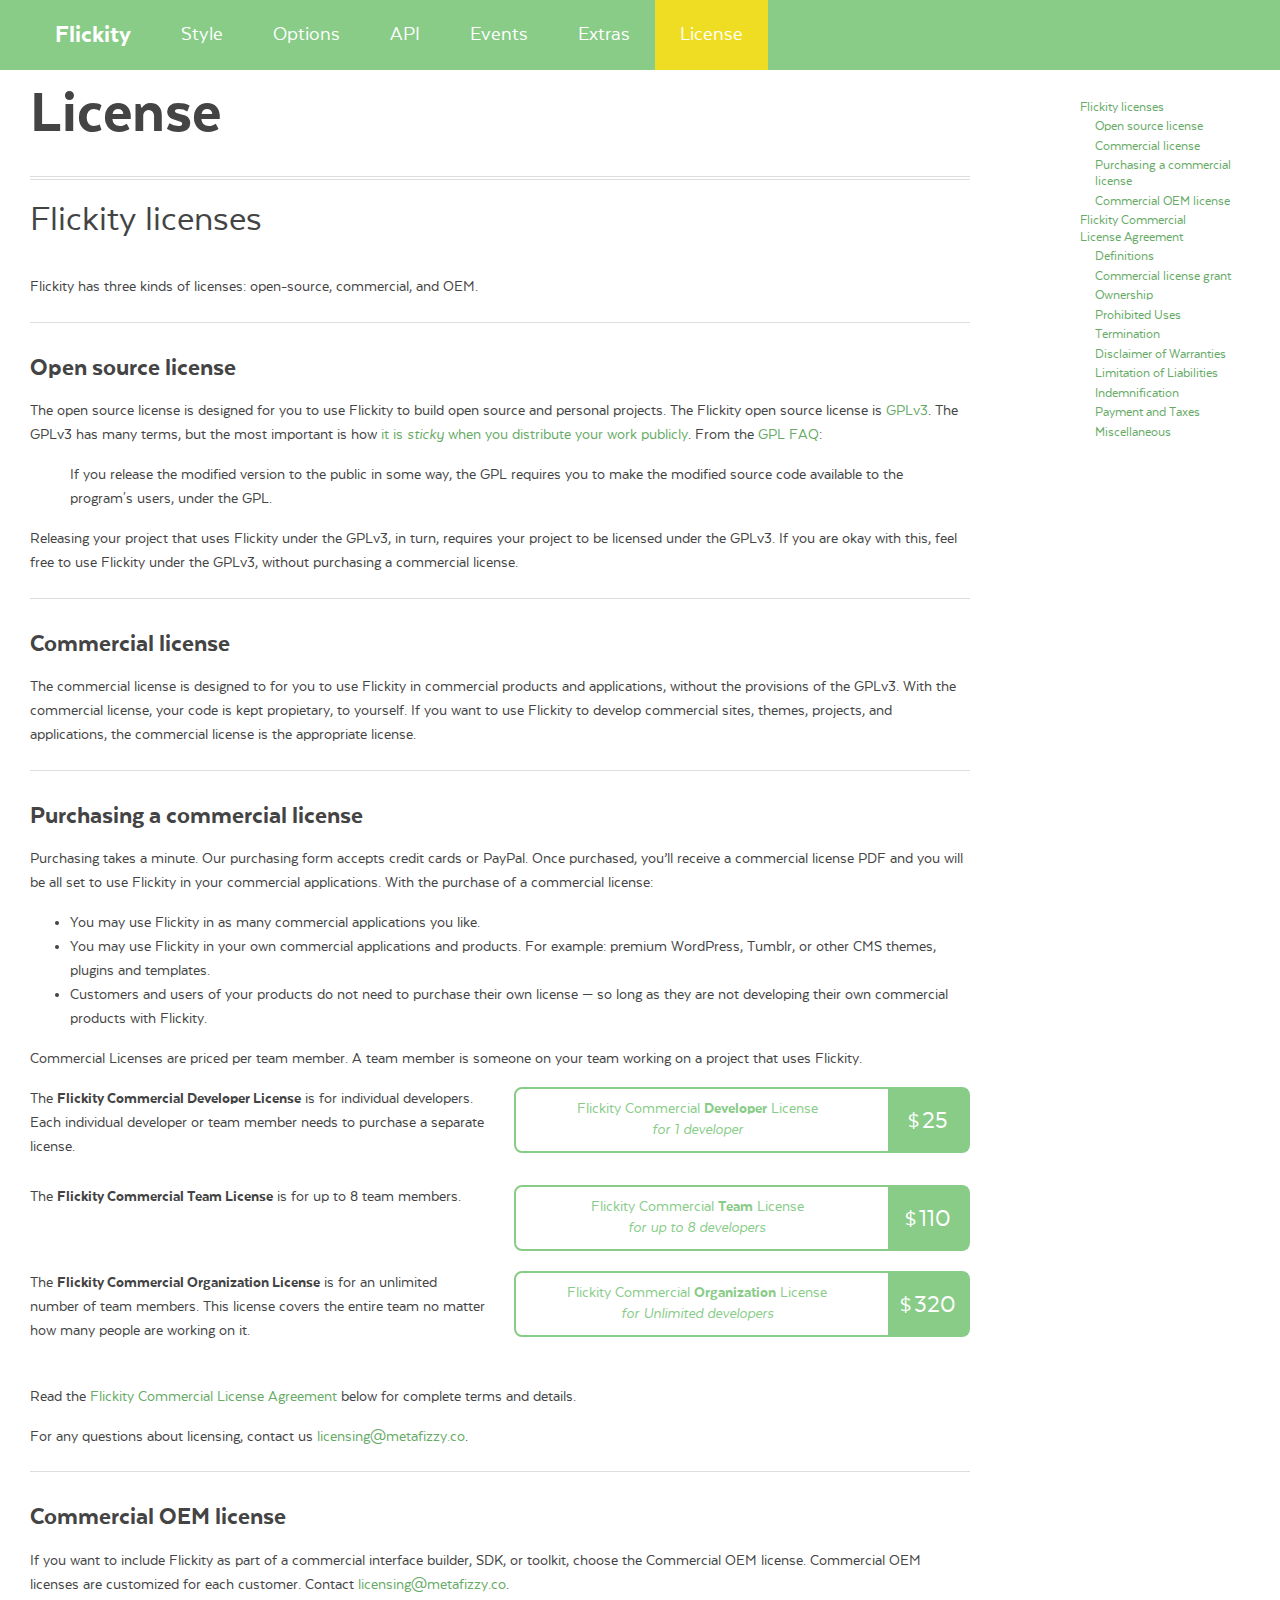
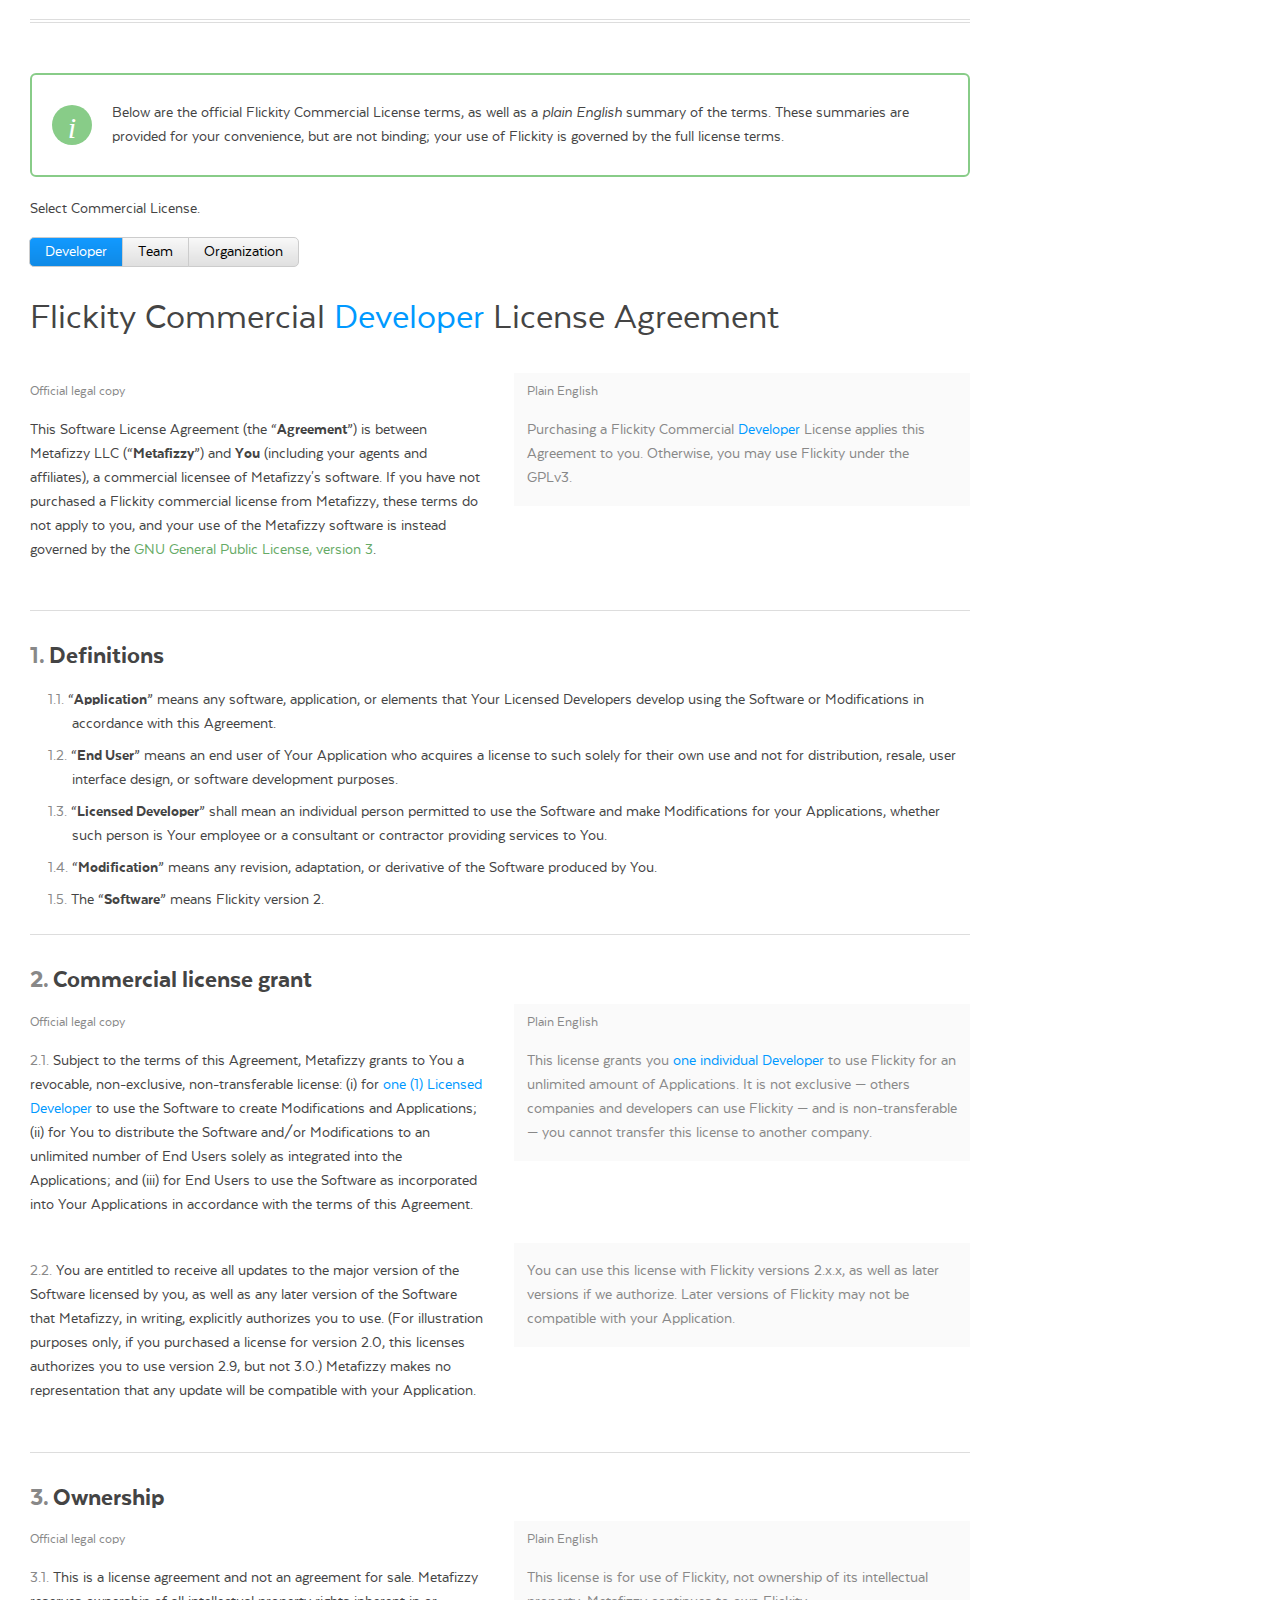
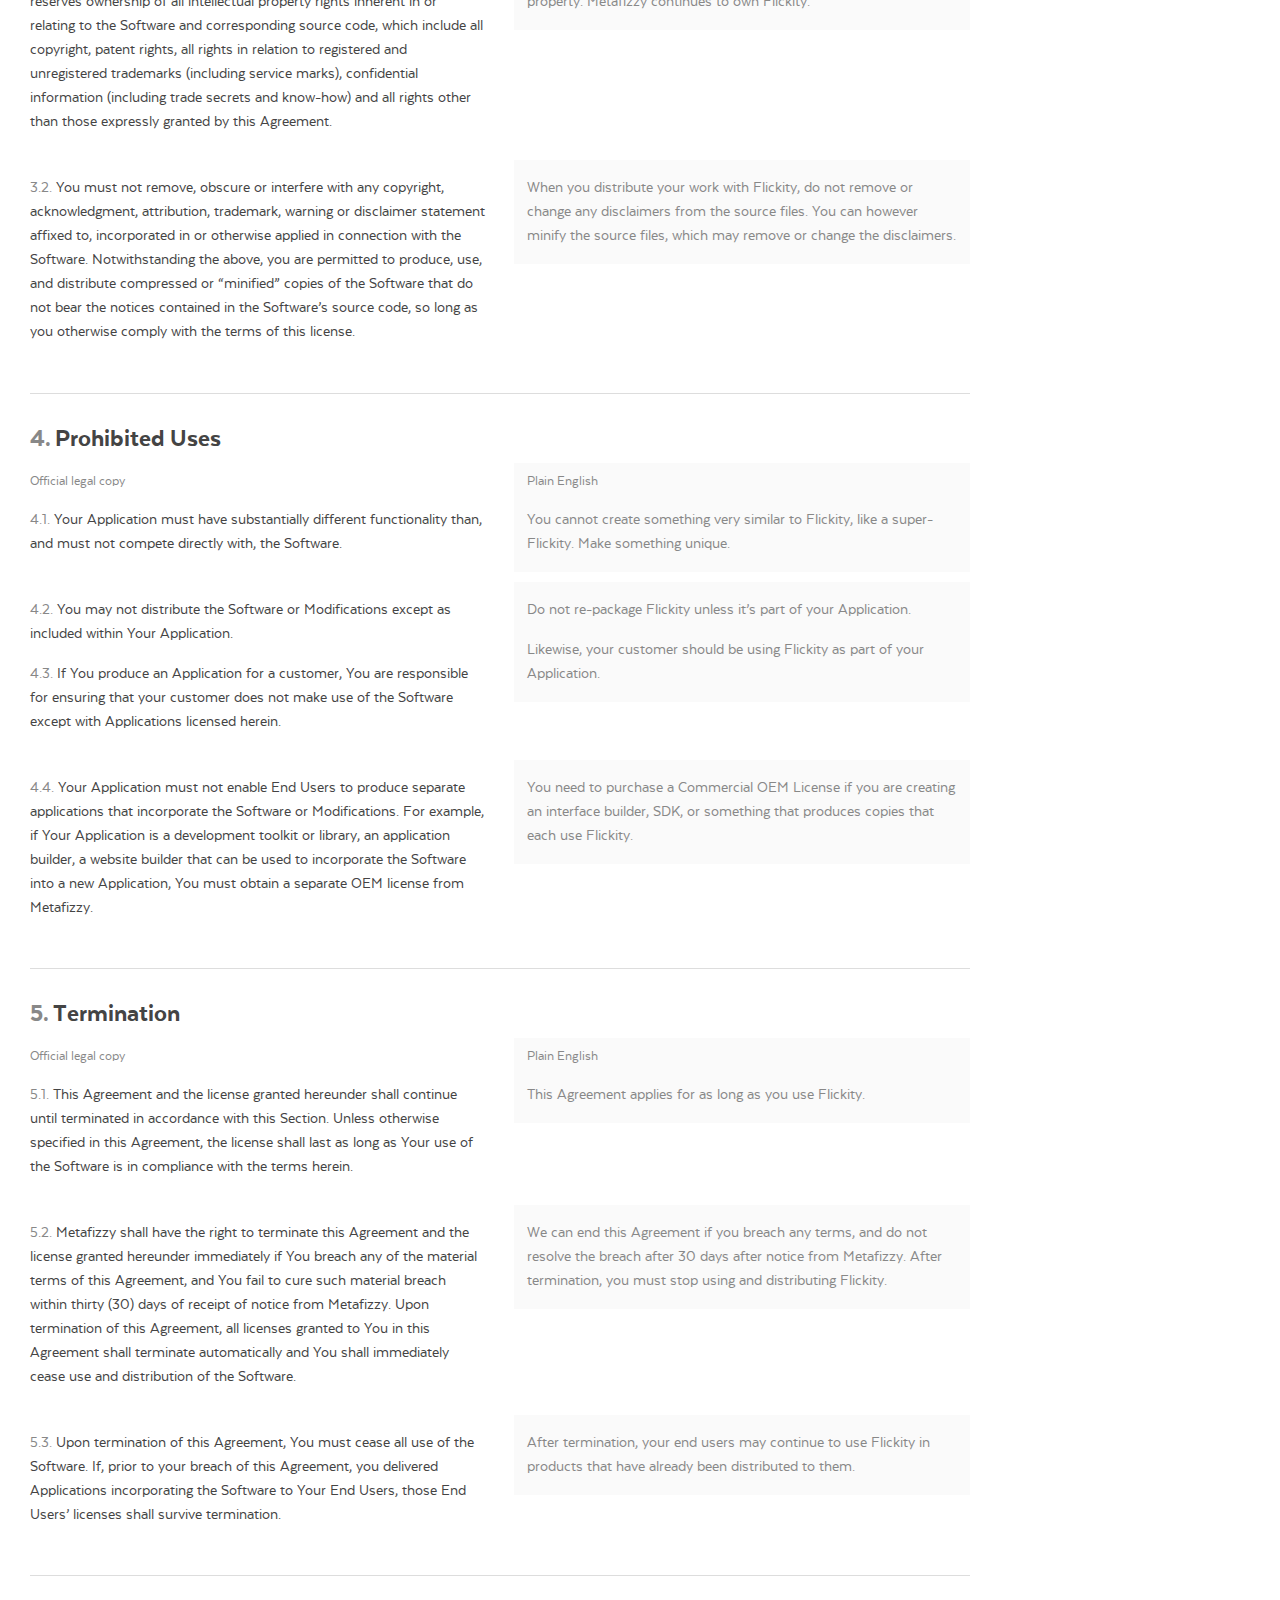
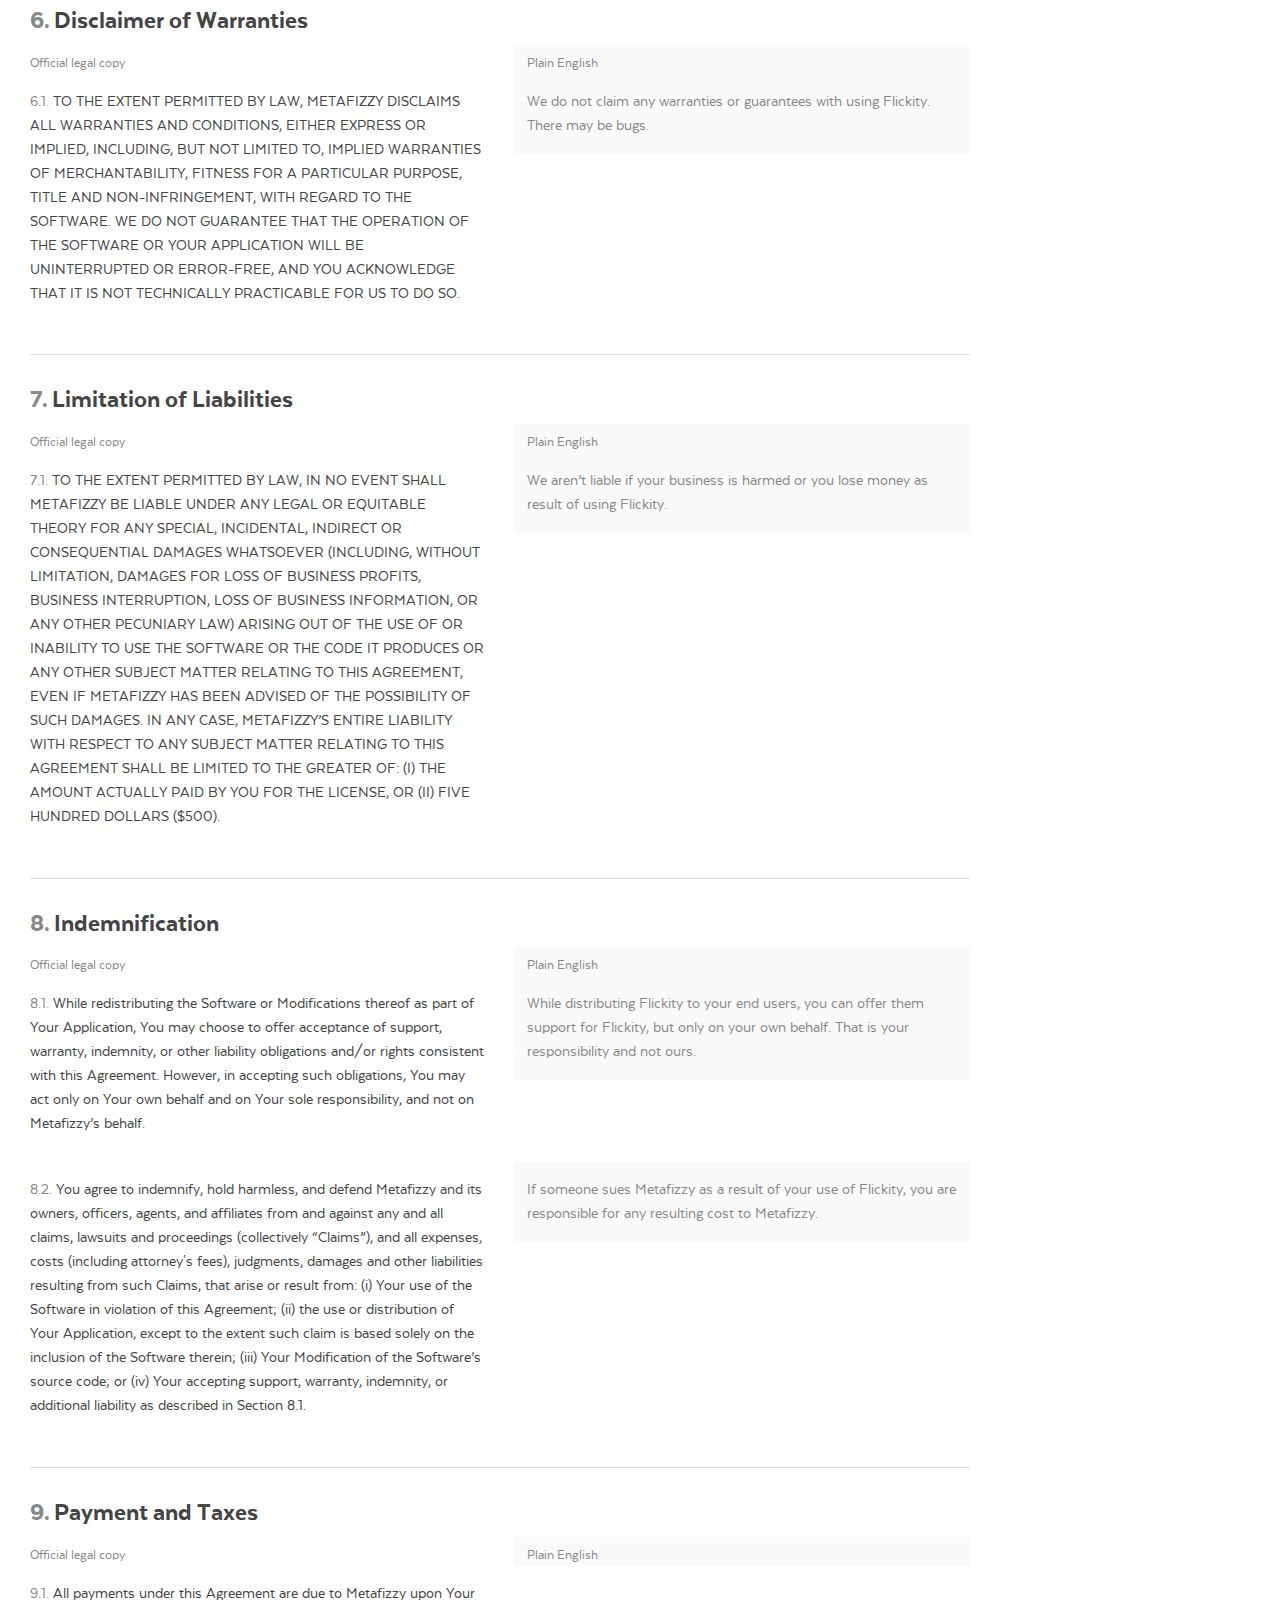
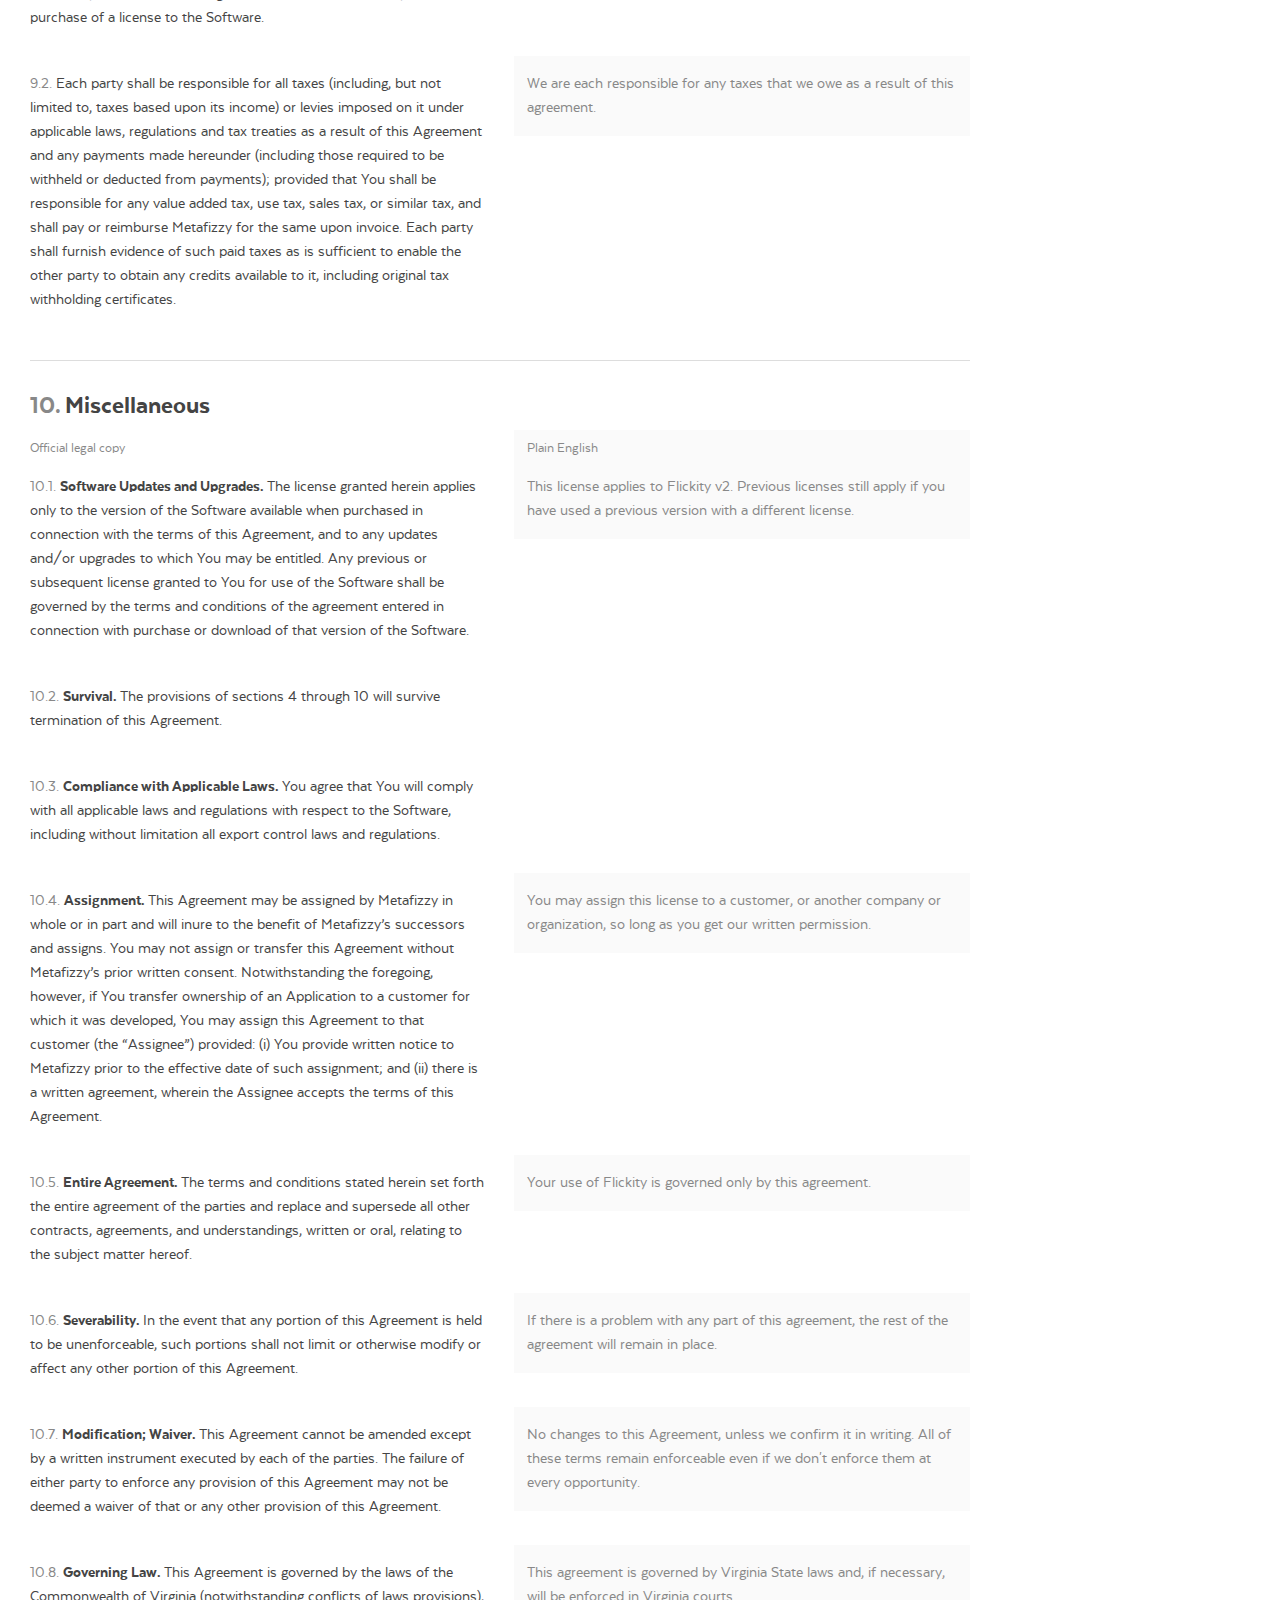
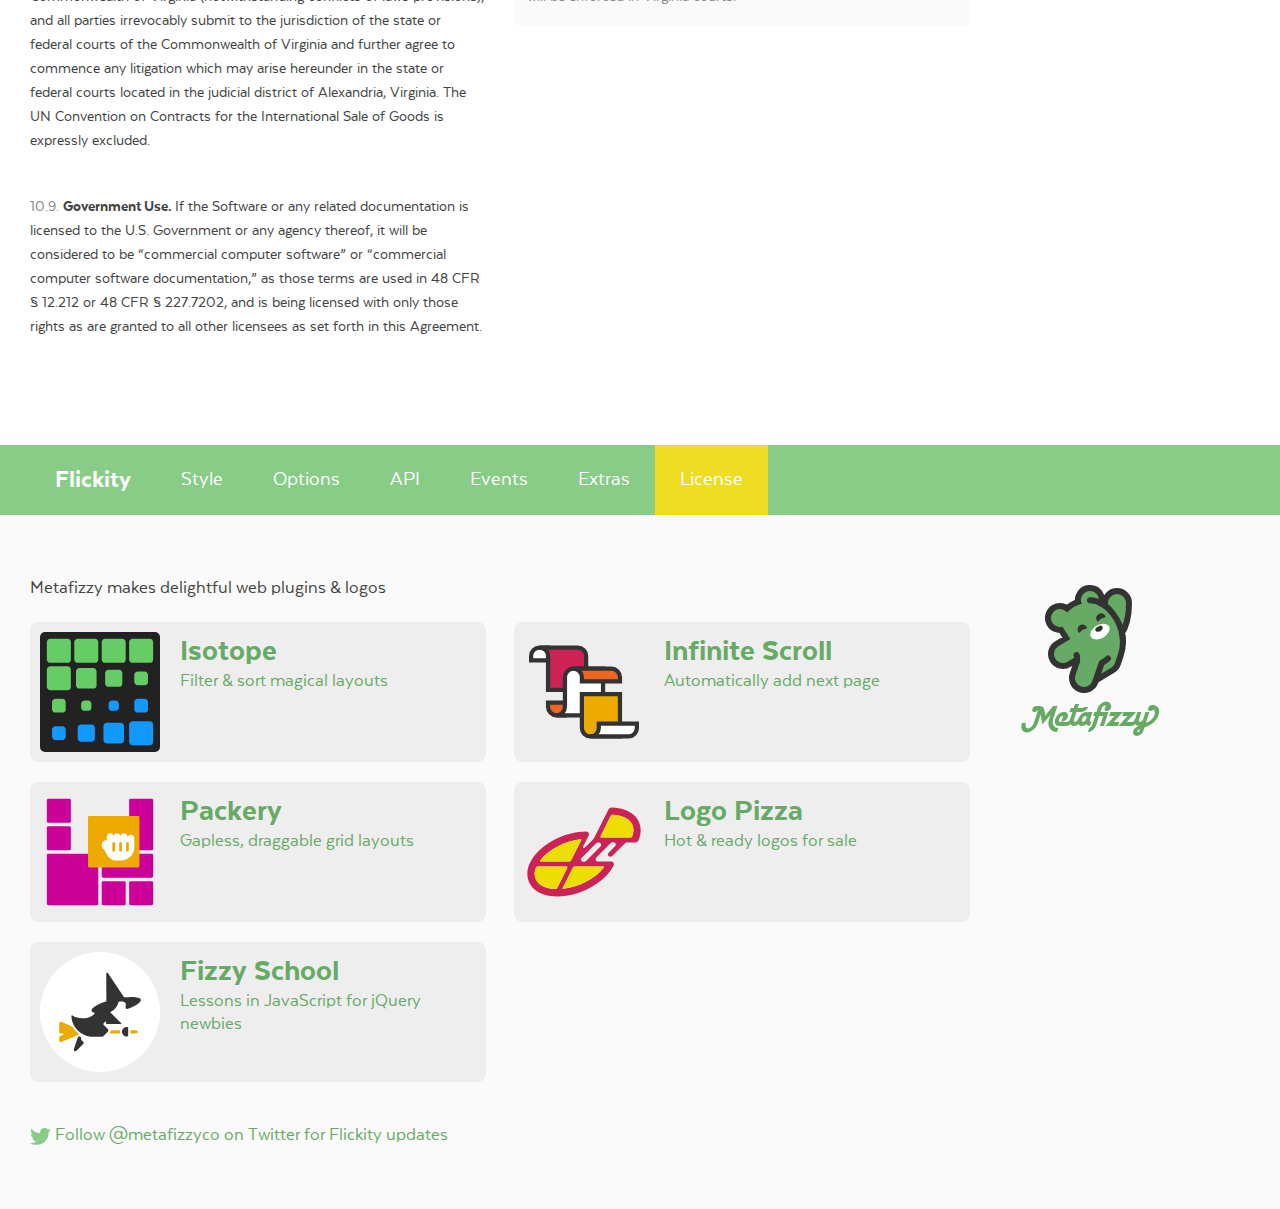
<file: flickity-docs/license.html>
<!doctype html>
<html lang="en" class="export">
<head>
  <meta charset="utf-8">
  <meta name="description" content="Touch, responsive, flickable carousels">
  <meta name="viewport" content="width=device-width">

  <title>Flickity &#xB7; License</title>

    <link rel="stylesheet" href="css/flickity-docs.css?6" media="screen">

  <meta name="twitter:card" content="summary">
  <meta name="twitter:site" content="@metafizzyco">
  <meta name="twitter:url" content="https://flickity.metafizzy.co/license.html">
  <meta name="twitter:title" content="Flickity License">
  <meta name="twitter:description" content="Touch, responsive, flickable carousels">

</head>
<body class="page--license">


<nav class="site-nav">
  <div class="container">
    <ul class="site-nav__list">
      <li class="site-nav__item site-nav__item--homepage"><a href=".">Flickity</a></li>
      <li class="site-nav__item site-nav__item--style"><a href="style.html">Style</a></li>
      <li class="site-nav__item site-nav__item--options"><a href="options.html">Options</a></li>
      <li class="site-nav__item site-nav__item--api"><a href="api.html">API</a></li>
      <li class="site-nav__item site-nav__item--events"><a href="events.html">Events</a></li>
      <li class="site-nav__item site-nav__item--extras"><a href="extras.html">Extras</a></li>
      <li class="site-nav__item site-nav__item--license"><a href="license.html">License</a></li>
    </ul>
  </div>
</nav>


<div class="main">
  <div class="container">
      <h1 class="page-title">License</h1>


    <ul class="page-nav" data-js="page-nav">
<li class="page-nav__item page-nav__item--h2"><a href="#flickity-licenses">Flickity licenses</a></li>
<li class="page-nav__item page-nav__item--h3"><a href="#open-source-license">Open source license</a></li>
<li class="page-nav__item page-nav__item--h3"><a href="#commercial-license">Commercial license</a></li>
<li class="page-nav__item page-nav__item--h3"><a href="#purchasing-a-commercial-license">Purchasing a commercial license</a></li>
<li class="page-nav__item page-nav__item--h3"><a href="#commercial-oem-license">Commercial OEM license</a></li>
<li class="page-nav__item page-nav__item--h2"><a href="#flickity-commercial-license-agreement">Flickity Commercial License&#xA0;Agreement</a></li>
<li class="page-nav__item page-nav__item--h3"><a href="#definitions">Definitions</a></li>
<li class="page-nav__item page-nav__item--h3"><a href="#commercial-license-grant">Commercial license grant</a></li>
<li class="page-nav__item page-nav__item--h3"><a href="#ownership">Ownership</a></li>
<li class="page-nav__item page-nav__item--h3"><a href="#prohibited-uses">Prohibited Uses</a></li>
<li class="page-nav__item page-nav__item--h3"><a href="#termination">Termination</a></li>
<li class="page-nav__item page-nav__item--h3"><a href="#disclaimer-of-warranties">Disclaimer of Warranties</a></li>
<li class="page-nav__item page-nav__item--h3"><a href="#limitation-of-liabilities">Limitation of Liabilities</a></li>
<li class="page-nav__item page-nav__item--h3"><a href="#indemnification">Indemnification</a></li>
<li class="page-nav__item page-nav__item--h3"><a href="#payment-and-taxes">Payment and Taxes</a></li>
<li class="page-nav__item page-nav__item--h3"><a href="#miscellaneous">Miscellaneous</a></li>
</ul>


<h2 id="flickity-licenses">Flickity licenses</h2>

<p>Flickity has three kinds of licenses: open-source, commercial, and OEM.</p>


<h3 id="open-source-license">Open source license</h3>

<p>The open source license is designed for you to use Flickity to build open source and personal projects. The Flickity open source license is <a href="https://www.gnu.org/licenses/gpl-3.0.html">GPLv3</a>. The GPLv3 has many terms, but the most important is how <a href="https://www.gnu.org/licenses/gpl-3.0.html#section5">it is <em>sticky</em> when you distribute your work publicly</a>. From the <a href="https://www.gnu.org/licenses/gpl-faq.html#GPLRequireSourcePostedPublic">GPL FAQ</a>:</p>

<blockquote>
  <p>If you release the modified version to the public in some way, the GPL requires you to make the modified source code available to the program&apos;s users, under the GPL.</p>
</blockquote>

<p>Releasing your project that uses Flickity under the GPLv3, in turn, requires your project to be licensed under the GPLv3. If you are okay with this, feel free to use Flickity under the GPLv3, without purchasing a commercial license.</p>


<h3 id="commercial-license">Commercial license</h3>

<p>The commercial license is designed to for you to use Flickity in commercial products and applications, without the provisions of the GPLv3. With the commercial license, your code is kept propietary, to yourself. If you want to use Flickity to develop commercial sites, themes, projects, and applications, the commercial license is the appropriate license.</p>


<h3 id="purchasing-a-commercial-license">Purchasing a commercial license</h3>

<p>Purchasing takes a minute. Our purchasing form accepts credit cards or PayPal. Once purchased, you&#x2019;ll receive a commercial license PDF and you will be all set to use Flickity in your commercial applications. With the purchase of a commercial license:</p>

<ul>
  <li>You may use Flickity in as many commercial applications you like.</li>
  <li>You may use Flickity in your own commercial applications and products. For example: premium WordPress, Tumblr, or other CMS themes, plugins and templates.</li>
  <li>Customers and users of your products do not need to purchase their own license &#x2014; so long as they are not developing their own commercial products with Flickity.</li>
</ul>

<p>Commercial Licenses are priced per team member. A team member is someone on your team working on a project that uses Flickity.</p>

<div class="duo">
  <div class="duo__cell duo__cell--license-option">
    <p>The <strong>Flickity Commercial Developer License</strong> is for individual developers. Each individual developer or team member needs to purchase a separate license.</p>
  </div>
  <div class="duo__cell">
      <a class="buy-button" href="https://gum.co/flickity-dev">
        <span class="buy-button__project">Flickity Commercial</span>
        <span class="buy-button__title">Developer</span>
        <span class="buy-button__license">License</span>
        <span class="buy-button__for">for 1 developer</span>
        <span class="buy-button__price">
          <span class="buy-button__price__dollar">$</span><span class="buy-button__price__value">25</span>
        </span>
      </a>
  </div>
</div>

<div class="duo">
  <div class="duo__cell duo__cell--license-option">
    <p>The <strong>Flickity Commercial Team License</strong> is for up to 8 team members.</p>
  </div>
  <div class="duo__cell">
      <a class="buy-button" href="https://gum.co/flickity-team">
        <span class="buy-button__project">Flickity Commercial</span>
        <span class="buy-button__title">Team</span>
        <span class="buy-button__license">License</span>
        <span class="buy-button__for">for up to 8 developers</span>
        <span class="buy-button__price">
          <span class="buy-button__price__dollar">$</span><span class="buy-button__price__value">110</span>
        </span>
      </a>
  </div>
</div>

<div class="duo">
  <div class="duo__cell duo__cell--license-option">
    <p>The <strong>Flickity Commercial Organization License</strong> is for an unlimited number of team members. This license covers the entire team no matter how many people are working on it.</p>
  </div>
  <div class="duo__cell">
      <a class="buy-button" href="https://gum.co/flickity-org">
        <span class="buy-button__project">Flickity Commercial</span>
        <span class="buy-button__title">Organization</span>
        <span class="buy-button__license">License</span>
        <span class="buy-button__for">for Unlimited developers</span>
        <span class="buy-button__price">
          <span class="buy-button__price__dollar">$</span><span class="buy-button__price__value">320</span>
        </span>
      </a>
  </div>
</div>

<p>Read the <a href="#flickity-commercial-license-agreement">Flickity Commercial License Agreement</a> below for complete terms and details.</p>

<p>For any questions about licensing, contact us <a href="mailto:licensing@metafizzy.co">licensing@metafizzy.co</a>.</p>


<h3 id="commercial-oem-license">Commercial OEM license</h3>

<p>If you want to include Flickity as part of a commercial interface builder, SDK, or toolkit, choose the Commercial OEM license. Commercial OEM licenses are customized for each customer. Contact <a href="mailto:licensing@metafizzy.co">licensing@metafizzy.co</a>.</p>


<div class="commercial-license-agreement" data-js="commercial-license-agreement">

  <h2 id="flickity-commercial-license-agreement">Flickity Commercial License&#xA0;Agreement</h2>

  <div class="call-out call-out--chill">
    <p>Below are the official Flickity Commercial License terms, as well as a <em>plain English</em> summary of the terms. These summaries are provided for your convenience, but are not binding; your use of Flickity is governed by the full license terms.</p>
  </div>

  <p>Select Commercial License.</p>

  <div class="button-group button-row">
    <button class="button button--developer is-selected" data-license-option="developer">Developer</button>
    <button class="button button--team" data-license-option="team">Team</button>
    <button class="button button--organization" data-license-option="organization">Organization</button>
  </div>

  <div class="duo duo--legal duo--legal--first">
    <div class="duo__cell duo--legal__official">
      <p id="agreement-p1">This Software License Agreement (the &#x201C;<strong>Agreement</strong>&#x201D;) is between Metafizzy LLC (&#x201C;<strong>Metafizzy</strong>&#x201D;) and <strong>You</strong> (including your agents and affiliates), a commercial licensee of Metafizzy&apos;s software. If you have not purchased a Flickity commercial license from Metafizzy, these terms do not apply to you, and your use of the Metafizzy software is instead governed by the <a href="https://www.gnu.org/licenses/gpl-3.0.html">GNU General Public License, version 3</a>.</p>
    </div>
    <div class="duo__cell duo--legal__plain">
      <p>Purchasing a Flickity Commercial <span data-license-property="title"></span> License applies this Agreement to you. Otherwise, you may use Flickity under the GPLv3.</p>
    </div>
  </div>

  <h3 id="definitions">Definitions</h3>

  <ol class="cla__definitions-list">
    <li>&#x201C;<strong>Application</strong>&#x201D; means any software, application, or elements that Your Licensed Developers develop using the Software or Modifications in accordance with this Agreement.</li>
    <li>&#x201C;<strong>End User</strong>&#x201D; means an end user of Your Application who acquires a license to such solely for their own use and not for distribution, resale, user interface design, or software development purposes.</li>
    <li>&#x201C;<strong>Licensed Developer</strong>&#x201D; shall mean an individual person permitted to use the Software and make Modifications for your Applications, whether such person is Your employee or a consultant or contractor providing services to You. </li>
    <li>&#x201C;<strong>Modification</strong>&#x201D; means any revision, adaptation, or derivative of the Software produced by You.</li>
    <li>The &#x201C;<strong>Software</strong>&#x201D; means Flickity version 2.</li>
  </ol>

  <h3 id="commercial-license-grant">Commercial license grant</h3>

  <div class="duo duo--legal duo--legal--first">
    <div class="duo__cell duo--legal__official">
      <p id="grant-p1" class="cla__part">Subject to the terms of this Agreement, Metafizzy grants to You a revocable, non-exclusive, non-transferable license: (i) for <span data-license-property="for-official">one (1) Licensed Developer</span> to use the Software to create Modifications and Applications; (ii) for You to distribute the Software and/or Modifications to an unlimited number of End Users solely as integrated into the Applications; and (iii) for End Users to use the Software as incorporated into Your Applications in accordance with the terms of this Agreement.</p>
    </div>
    <div class="duo__cell duo--legal__plain">
      <p>This license grants you <span data-license-property="for-plain">one individual Developer</span> to use Flickity for an unlimited amount of Applications. It is not exclusive &#x2014; others companies and developers can use Flickity &#x2014; and is non-transferable &#x2014; you cannot transfer this license to another company.</p>
    </div>
  </div>

  <div class="duo duo--legal">
    <div class="duo__cell duo--legal__official">
      <p id="grant-p2" class="cla__part">You are entitled to receive all updates to the major version of the Software licensed by you, as well as any later version of the Software that Metafizzy, in writing, explicitly authorizes you to use. (For illustration purposes only, if you purchased a license for version 2.0, this licenses authorizes you to use version 2.9, but not 3.0.) Metafizzy makes no representation that any update will be compatible with your Application.</p>
    </div>
    <div class="duo__cell duo--legal__plain">
      <p>You can use this license with Flickity versions 2.x.x, as well as later versions if we authorize. Later versions of Flickity may not be compatible with your Application.</p>
    </div>
  </div>

  <h3 id="ownership">Ownership</h3>

  <div class="duo duo--legal duo--legal--first">
    <div class="duo__cell duo--legal__official">
      <p id="ownership-p1" class="cla__part">This is a license agreement and not an agreement for sale. Metafizzy reserves ownership of all intellectual property rights inherent in or relating to the Software and corresponding source code, which include all copyright, patent rights, all rights in relation to registered and unregistered trademarks (including service marks), confidential information (including trade secrets and know-how) and all rights other than those expressly granted by this Agreement.</p>
    </div>
    <div class="duo__cell duo--legal__plain">
      <p>This license is for use of Flickity, not ownership of its intellectual property. Metafizzy continues to own Flickity.</p>
    </div>
  </div>

  <div class="duo duo--legal">
    <div class="duo__cell duo--legal__official">
      <p id="ownership-p2" class="cla__part">You must not remove, obscure or interfere with any copyright, acknowledgment, attribution, trademark, warning or disclaimer statement affixed to, incorporated in or otherwise applied in connection with the Software. Notwithstanding the above, you are permitted to produce, use, and distribute compressed or &#x201C;minified&#x201D; copies of the Software that do not bear the notices contained in the Software&#x2019;s source code, so long as you otherwise comply with the terms of this license.</p>
    </div>
    <div class="duo__cell duo--legal__plain">
      <p>When you distribute your work with Flickity, do not remove or change any disclaimers from the source files. You can however minify the source files, which may remove or change the disclaimers.</p>
    </div>
  </div>

  <h3 id="prohibited-uses">Prohibited Uses</h3>

  <div class="duo duo--legal duo--legal--first">
    <div class="duo__cell duo--legal__official">
      <p id="prohibited-p1" class="cla__part">Your Application must have substantially different functionality than, and must not compete directly with, the Software.</p>
    </div>
    <div class="duo__cell duo--legal__plain">
      <p>You cannot create something very similar to Flickity, like a super-Flickity. Make something unique.</p>
    </div>
  </div>

  <div class="duo duo--legal">
    <div class="duo__cell duo--legal__official">
      <p id="prohibited-p2" class="cla__part">You may not distribute the Software or Modifications except as included within Your Application.</p> 
      <p id="prohibited-p3" class="cla__part">If You produce an Application for a customer, You are responsible for ensuring that your customer does not make use of the Software except with Applications licensed herein.</p>
    </div>
    <div class="duo__cell duo--legal__plain">
      <p>Do not re-package Flickity unless it&#x2019;s part of your Application.</p>
      <p>Likewise, your customer should be using Flickity as part of your Application.</p>
    </div>
  </div>

  <div class="duo duo--legal">
    <div class="duo__cell duo--legal__official">
      <p id="prohibited-p4" class="cla__part">Your Application must not enable End Users to produce separate applications that incorporate the Software or Modifications. For example, if Your Application is a development toolkit or library, an application builder, a website builder that can be used to incorporate the Software into a new Application, You must obtain a separate OEM license from Metafizzy.</p>
    </div>
    <div class="duo__cell duo--legal__plain">
      <p>You need to purchase a Commercial OEM License if you are creating an interface builder, SDK, or something that produces copies that each use Flickity.</p>
    </div>
  </div>

  <h3 id="termination">Termination</h3>

  <div class="duo duo--legal  duo--legal--first">
    <div class="duo__cell duo--legal__official">
      <p id="termination-p1" class="cla__part">This Agreement and the license granted hereunder shall continue until terminated in accordance with this Section. Unless otherwise specified in this Agreement, the license shall last as long as Your use of the Software is in compliance with the terms herein. </p>
    </div>
    <div class="duo__cell duo--legal__plain">
      <p>This Agreement applies for as long as you use Flickity.</p>
    </div>
  </div>

  <div class="duo duo--legal">
    <div class="duo__cell duo--legal__official">
      <p id="termination-p2" class="cla__part">Metafizzy shall have the right to terminate this Agreement and the license granted hereunder immediately if You breach any of the material terms of this Agreement, and You fail to cure such material breach within thirty (30) days of receipt of notice from Metafizzy. Upon termination of this Agreement, all licenses granted to You in this Agreement shall terminate automatically and You shall immediately cease use and distribution of the Software.</p>
    </div>
    <div class="duo__cell duo--legal__plain">
      <p>We can end this Agreement if you breach any terms, and do not resolve the breach after 30 days after notice from Metafizzy. After termination, you must stop using and distributing Flickity.</p>
    </div>
  </div>

  <div class="duo duo--legal">
    <div class="duo__cell duo--legal__official">
      <p id="termination-p3" class="cla__part">Upon termination of this Agreement, You must cease all use of the Software. If, prior to your breach of this Agreement, you delivered Applications incorporating the Software to Your End Users, those End Users&#x2019; licenses shall survive termination.</p>
    </div>
    <div class="duo__cell duo--legal__plain">
      <p>After termination, your end users may continue to use Flickity in products that have already been distributed to them.</p>
    </div>
  </div>

  <h3 id="disclaimer-of-warranties">Disclaimer of Warranties</h3>

  <div class="duo duo--legal duo--legal--first">
    <div class="duo__cell duo--legal__official">
      <p class="cla__part">TO THE EXTENT PERMITTED BY LAW, METAFIZZY DISCLAIMS ALL WARRANTIES AND CONDITIONS, EITHER EXPRESS OR IMPLIED, INCLUDING, BUT NOT LIMITED TO, IMPLIED WARRANTIES OF MERCHANTABILITY, FITNESS FOR A PARTICULAR PURPOSE, TITLE AND NON-INFRINGEMENT, WITH REGARD TO THE SOFTWARE. WE DO NOT GUARANTEE THAT THE OPERATION OF THE SOFTWARE OR YOUR APPLICATION WILL BE UNINTERRUPTED OR ERROR-FREE, AND YOU ACKNOWLEDGE THAT IT IS NOT TECHNICALLY PRACTICABLE FOR US TO DO SO.</p>
    </div>
    <div class="duo__cell duo--legal__plain">
      <p>We do not claim any warranties or guarantees with using Flickity. There may be bugs.</p>
    </div>
  </div>

  <h3 id="limitation-of-liabilities">Limitation of Liabilities</h3>

  <div class="duo duo--legal duo--legal--first">
    <div class="duo__cell duo--legal__official">
      <p class="cla__part">TO THE EXTENT PERMITTED BY LAW, IN NO EVENT SHALL METAFIZZY BE LIABLE UNDER ANY LEGAL OR EQUITABLE THEORY FOR ANY SPECIAL, INCIDENTAL, INDIRECT OR CONSEQUENTIAL DAMAGES WHATSOEVER (INCLUDING, WITHOUT LIMITATION, DAMAGES FOR LOSS OF BUSINESS PROFITS, BUSINESS INTERRUPTION, LOSS OF BUSINESS INFORMATION, OR ANY OTHER PECUNIARY LAW) ARISING OUT OF THE USE OF OR INABILITY TO USE THE SOFTWARE OR THE CODE IT PRODUCES OR ANY OTHER SUBJECT MATTER RELATING TO THIS AGREEMENT, EVEN IF METAFIZZY HAS BEEN ADVISED OF THE POSSIBILITY OF SUCH DAMAGES. IN ANY CASE, METAFIZZY&#x2019;S ENTIRE LIABILITY WITH RESPECT TO ANY SUBJECT MATTER RELATING TO THIS AGREEMENT SHALL BE LIMITED TO THE GREATER OF: (I) THE AMOUNT ACTUALLY PAID BY YOU FOR THE LICENSE, OR (II) FIVE HUNDRED DOLLARS ($500).</p>
    </div>
    <div class="duo__cell duo--legal__plain">
      <p>We aren&#x2019;t liable if your business is harmed or you lose money as
  result of using Flickity.</p>
    </div>
  </div>

  <h3 id="indemnification">Indemnification</h3>

  <div class="duo duo--legal duo--legal--first">
    <div class="duo__cell duo--legal__official">
      <p class="cla__part">While redistributing the Software or Modifications thereof as part of Your Application, You may choose to offer acceptance of support, warranty, indemnity, or other liability obligations and/or rights consistent with this Agreement. However, in accepting such obligations, You may act only on Your own behalf and on Your sole responsibility, and not on Metafizzy&#x2019;s behalf. </p>
    </div>
    <div class="duo__cell duo--legal__plain">
      <p>While distributing Flickity to your end users, you can offer them support for Flickity, but only on your own behalf. That is your responsibility and not ours.</p>
    </div>
  </div>

  <div class="duo duo--legal">
    <div class="duo__cell duo--legal__official">
      <p class="cla__part">You agree to indemnify, hold harmless, and defend Metafizzy and its owners, officers, agents, and affiliates from and against any and all claims, lawsuits and proceedings (collectively &#x201C;Claims&#x201D;), and all expenses, costs (including attorney&apos;s fees), judgments, damages and other liabilities resulting from such Claims, that arise or result from: (i) Your use of the Software in violation of this Agreement; (ii) the use or distribution of Your Application, except to the extent such claim is based solely on the inclusion of the Software therein; (iii) Your Modification of the Software&#x2019;s source code; or (iv) Your accepting support, warranty, indemnity, or additional liability as described in Section 8.1.</p>
    </div>
    <div class="duo__cell duo--legal__plain">
      <p>If someone sues Metafizzy as a result of your use of Flickity, you are responsible for any resulting cost to Metafizzy.</p>
    </div>
  </div>

  <h3 id="payment-and-taxes">Payment and Taxes</h3>

  <div class="duo duo--legal duo--legal--first">
    <div class="duo__cell duo--legal__official">
      <p class="cla__part">All payments under this Agreement are due to Metafizzy upon Your purchase of a license to the Software.</p>
    </div>
    <div class="duo__cell duo--legal__plain">
    </div>
  </div>

  <div class="duo duo--legal">
    <div class="duo__cell duo--legal__official">
      <p class="cla__part">Each party shall be responsible for all taxes (including, but not limited to, taxes based upon its income) or levies imposed on it under applicable laws, regulations and tax treaties as a result of this Agreement and any payments made hereunder (including those required to be withheld or deducted from payments); provided that You shall be responsible for any value added tax, use tax, sales tax, or similar tax,  and shall pay or reimburse Metafizzy for the same upon invoice. Each party shall furnish evidence of such paid taxes as is sufficient to enable the other party to obtain any credits available to it, including original tax withholding certificates.</p>
    </div>
    <div class="duo__cell duo--legal__plain">
      <p>We are each responsible for any taxes that we owe as a result of this agreement.</p>
    </div>
  </div>

  <h3 id="miscellaneous">Miscellaneous</h3>

  <div class="duo duo--legal duo--legal--first">
    <div class="duo__cell duo--legal__official">
      <p class="cla__part"><strong>Software Updates and Upgrades.</strong> The license granted herein applies only to the version of the Software available when purchased in connection with the terms of this Agreement, and to any updates and/or upgrades to which You may be entitled. Any previous or subsequent license granted to You for use of the Software shall be governed by the terms and conditions of the agreement entered in connection with purchase or download of that version of the Software.</p>
    </div>
    <div class="duo__cell duo--legal__plain">
      <p>This license applies to Flickity v2. Previous licenses still apply if you have used a previous version with a different license.</p>
    </div>
  </div>

  <div class="duo duo--legal">
    <div class="duo__cell duo--legal__official">
      <p class="cla__part"><strong>Survival.</strong> The provisions of sections 4 through 10 will survive termination of this Agreement.</p>
    </div>
    <div class="duo__cell duo--legal__plain">
    </div>
  </div>

  <div class="duo duo--legal">
    <div class="duo__cell duo--legal__official">
      <p class="cla__part"><strong>Compliance with Applicable Laws.</strong> You agree that You will comply with all applicable laws and regulations with respect to the Software, including without limitation all export control laws and regulations.</p>
    </div>
    <div class="duo__cell duo--legal__plain">
    </div>
  </div>

  <div class="duo duo--legal">
    <div class="duo__cell duo--legal__official">
      <p class="cla__part"><strong>Assignment.</strong> This Agreement may be assigned by Metafizzy in whole or in part and will inure to the benefit of Metafizzy&#x2019;s successors and assigns. You may not assign or transfer this Agreement without Metafizzy&#x2019;s prior written consent. Notwithstanding the foregoing, however, if You transfer ownership of an Application to a customer for which it was developed, You may assign this Agreement to that customer (the &#x201C;Assignee&#x201D;) provided: (i) You provide written notice to Metafizzy prior to the effective date of such assignment; and (ii) there is a written agreement, wherein the Assignee accepts the terms of this Agreement.</p>
    </div>
    <div class="duo__cell duo--legal__plain">
      <p>You may assign this license to a customer, or another company or organization, so long as you get our written permission.</p>
    </div>
  </div>

  <div class="duo duo--legal">
    <div class="duo__cell duo--legal__official">
      <p class="cla__part"><strong>Entire Agreement.</strong> The terms and conditions stated herein set forth the entire agreement of the parties and replace and supersede all other contracts, agreements, and understandings, written or oral, relating to the subject matter hereof.</p>
    </div>
    <div class="duo__cell duo--legal__plain">
      <p>Your use of Flickity is governed only by this agreement.</p>
    </div>
  </div>

  <div class="duo duo--legal">
    <div class="duo__cell duo--legal__official">
      <p class="cla__part"><strong>Severability.</strong> In the event that any portion of this Agreement is held to be unenforceable, such portions shall not limit or otherwise modify or affect any other portion of this Agreement.</p>
    </div>
    <div class="duo__cell duo--legal__plain">
      <p>If there is a problem with any part of this agreement, the rest of the agreement will remain in place.</p>
    </div>
  </div>

  <div class="duo duo--legal">
    <div class="duo__cell duo--legal__official">
      <p class="cla__part"><strong>Modification; Waiver.</strong> This Agreement cannot be amended except by a written instrument executed by each of the parties. The failure of either party to enforce any provision of this Agreement may not be deemed a waiver of that or any other provision of this Agreement.</p>
    </div>
    <div class="duo__cell duo--legal__plain">
      <p>No changes to this Agreement, unless we confirm it in writing. All of these terms remain enforceable even if we don&apos;t enforce them at every opportunity.</p>
    </div>
  </div>

  <div class="duo duo--legal">
    <div class="duo__cell duo--legal__official">
      <p class="cla__part"><strong>Governing Law.</strong> This Agreement is governed by the laws of the Commonwealth of Virginia (notwithstanding conflicts of laws provisions), and all parties irrevocably submit to the jurisdiction of the state or federal courts of the Commonwealth of Virginia and further agree to commence any litigation which may arise hereunder in the state or federal courts located in the judicial district of Alexandria, Virginia. The UN Convention on Contracts for the International Sale of Goods is expressly excluded.</p>
    </div>
    <div class="duo__cell duo--legal__plain">
      <p>This agreement is governed by Virginia State laws and, if necessary, will be enforced in Virginia courts.</p>
    </div>
  </div>

  <div class="duo duo--legal">
    <div class="duo__cell duo--legal__official">
      <p class="cla__part"><strong>Government Use.</strong> If the Software or any related documentation is licensed to the U.S. Government or any agency thereof, it will be considered to be &#x201C;commercial computer software&#x201D; or &#x201C;commercial computer software documentation,&#x201D; as those terms are used in 48 CFR &#xA7; 12.212 or 48 CFR &#xA7; 227.7202, and is being licensed with only those rights as are granted to all other licensees as set forth in this Agreement.</p>
    </div>
    <div class="duo__cell duo--legal__plain">
    </div>
  </div>

</div> 

  </div>
</div>

<nav class="site-nav">
  <div class="container">
    <ul class="site-nav__list">
      <li class="site-nav__item site-nav__item--homepage"><a href=".">Flickity</a></li>
      <li class="site-nav__item site-nav__item--style"><a href="style.html">Style</a></li>
      <li class="site-nav__item site-nav__item--options"><a href="options.html">Options</a></li>
      <li class="site-nav__item site-nav__item--api"><a href="api.html">API</a></li>
      <li class="site-nav__item site-nav__item--events"><a href="events.html">Events</a></li>
      <li class="site-nav__item site-nav__item--extras"><a href="extras.html">Extras</a></li>
      <li class="site-nav__item site-nav__item--license"><a href="license.html">License</a></li>
    </ul>
  </div>
</nav>

<footer class="site-footer">

  <div class="container">

    <p class="site-footer__copy">Metafizzy makes delightful web plugins &amp; logos</p>

    <div class="showcase">
    
      <ul class="showcase-item-list">
          <li class="showcase-item">
            <a class="showcase-item__link" href="https://isotope.metafizzy.co">
              <div class="showcase-item__image">
                  <svg class="isotope-illo" xmlns="http://www.w3.org/2000/svg" viewbox="0 0 350 350" width="100" height="100">
                    <path class="isotope-illo__color1" fill="#6C6" d="M80 170H30c-6 0-10-5-10-10v-50c0-6 5-10 10-10h50c6 0 10 5 10 10v50C90 166 86 170 80 170z"/>
                    <path class="isotope-illo__color1" fill="#6C6" d="M80 90H30c-6 0-10-5-10-10V30c0-6 5-10 10-10h50c6 0 10 5 10 10v50C90 86 86 90 80 90z"/>
                    <path class="isotope-illo__color1" fill="#6C6" d="M160 90h-50c-6 0-10-5-10-10V30c0-6 5-10 10-10h50c6 0 10 5 10 10v50C170 86 166 90 160 90z"/>
                    <path class="isotope-illo__color1" fill="#6C6" d="M240 90h-50c-6 0-10-5-10-10V30c0-6 5-10 10-10h50c6 0 10 5 10 10v50C250 86 246 90 240 90z"/>
                    <path class="isotope-illo__color1" fill="#6C6" d="M320 90h-50c-6 0-10-5-10-10V30c0-6 5-10 10-10h50c6 0 10 5 10 10v50C330 86 326 90 320 90z"/>
                    <path class="isotope-illo__color1" fill="#6C6" d="M155 165h-40c-6 0-10-5-10-10v-40c0-6 5-10 10-10h40c6 0 10 5 10 10v40 C165 161 161 165 155 165z"/>
                    <path class="isotope-illo__color1" fill="#6C6" d="M230 160h-30c-6 0-10-5-10-10v-30c0-6 5-10 10-10h30c6 0 10 5 10 10v30 C240 156 236 160 230 160z"/>
                    <path class="isotope-illo__color1" fill="#6C6" d="M305 155h-20c-6 0-10-5-10-10v-20c0-6 5-10 10-10h20c6 0 10 5 10 10v20 C315 151 311 155 305 155z"/>
                    <path class="isotope-illo__color1" fill="#6C6" d="M65 235H45c-6 0-10-5-10-10v-20c0-6 5-10 10-10h20c6 0 10 5 10 10v20C75 231 71 235 65 235z"/>
                    <path class="isotope-illo__color1" fill="#6C6" d="M140 230h-10c-6 0-10-5-10-10v-10c0-6 5-10 10-10h10c6 0 10 5 10 10v10 C150 226 146 230 140 230z"/>
                    <path class="isotope-illo__color2" fill="#19F" d="M305 235h-20c-6 0-10-5-10-10v-20c0-6 5-10 10-10h20c6 0 10 5 10 10v20 C315 231 311 235 305 235z"/>
                    <path class="isotope-illo__color2" fill="#19F" d="M65 315H45c-6 0-10-5-10-10v-20c0-6 5-10 10-10h20c6 0 10 5 10 10v20C75 311 71 315 65 315z"/>
                    <path class="isotope-illo__color2" fill="#19F" d="M150 320h-30c-6 0-10-5-10-10v-30c0-6 5-10 10-10h30c6 0 10 5 10 10v30 C160 316 156 320 150 320z"/>
                    <path class="isotope-illo__color2" fill="#19F" d="M220 230h-10c-6 0-10-5-10-10v-10c0-6 5-10 10-10h10c6 0 10 5 10 10v10 C230 226 226 230 220 230z"/>
                    <path class="isotope-illo__color2" fill="#19F" d="M235 325h-40c-6 0-10-5-10-10v-40c0-6 5-10 10-10h40c6 0 10 5 10 10v40 C245 321 241 325 235 325z"/>
                    <path class="isotope-illo__color2" fill="#19F" d="M320 330h-50c-6 0-10-5-10-10v-50c0-6 5-10 10-10h50c6 0 10 5 10 10v50 C330 326 326 330 320 330z"/>
                  </svg>
              </div>
              <div class="showcase-item__text">
                <h3 class="showcase-item__title">Isotope</h3>
                <p class="showcase-item__description">Filter &amp; sort magical layouts</p>
              </div>
            </a>
          </li>
    
          <li class="showcase-item">
            <a class="showcase-item__link" href="https://infinite-scroll.com">
              <div class="showcase-item__image">
                  <svg class="infinite-scroll-illo" xmlns="http://www.w3.org/2000/svg" viewbox="0 0 520 520" width="200" height="200">
                    <path class="infinite-scroll-illo__page infinite-scroll-illo__page--back" d="M90,110H10V90c0-22,18-40,40-40h40V110z"/>
                    <path class="infinite-scroll-illo__page infinite-scroll-illo__page--front1" d="M270,90L270,90c0-22-18-40-40-40h0H50h0c22,0,40,18,40,40v0v0v160h180V90z"/>
                    <path class="infinite-scroll-illo__page infinite-scroll-illo__page--front2" d="M170,330v-20H90v20v0c0,22,18,40,40,40h0h40V330z"/>
                    <path class="infinite-scroll-illo__page infinite-scroll-illo__page--back" d="M350,150H210c-22,0-40,18-40,40v140v0c0,22-18,40-40,40h0h220V150z"/>
                    <path class="infinite-scroll-illo__page infinite-scroll-illo__page--front3" d="M430,470V270H250v160c0,22,18,40,40,40H430z"/>
                    <path class="infinite-scroll-illo__page infinite-scroll-illo__page--front2" d="M250,190v20h180v-20c0-22-18-40-40-40H210h0C232,150,250,168,250,190L250,190z"/>
                    <path class="infinite-scroll-illo__page infinite-scroll-illo__page--back" d="M330,410v20v0c0,22-18,40-40,40h0h180c22,0,40-18,40-40v-20H330z"/>
                  </svg>
              </div>
              <div class="showcase-item__text">
                <h3 class="showcase-item__title">Infinite Scroll</h3>
                <p class="showcase-item__description">Automatically add next page</p>
              </div>
            </a>
          </li>
    
    
          <li class="showcase-item">
            <a class="showcase-item__link" href="https://packery.metafizzy.co">
              <div class="showcase-item__image">
                  <svg class="packery-illo" xmlns="http://www.w3.org/2000/svg" viewbox="0 0 700 700" width="100" height="100">
                    <path class="packery-illo__item" fill="#C09" d="M172 180H48c-4 0-8-4-8-8V48c0-4 4-8 8-8h124c4 0 8 4 8 8v124C180 176 176 180 172 180z"/>
                    <path class="packery-illo__item" fill="#C09" d="M172 340H48c-4 0-8-4-8-8V208c0-4 4-8 8-8h124c4 0 8 4 8 8v124C180 336 176 340 172 340z"/>
                    <path class="packery-illo__item" fill="#C09" d="M492 660H368c-4 0-8-4-8-8V528c0-4 4-8 8-8h124c4 0 8 4 8 8v124C500 656 496 660 492 660z"/>
                    <path class="packery-illo__item" fill="#C09" d="M652 660H528c-4 0-8-4-8-8V528c0-4 4-8 8-8h124c4 0 8 4 8 8v124C660 656 656 660 652 660z"/>
                    <path class="packery-illo__item" fill="#C09" d="M652 500H368c-4 0-8-4-8-8V368c0-4 4-8 8-8h284c4 0 8 4 8 8v124C660 496 656 500 652 500z"/>
                    <path class="packery-illo__item" fill="#C09" d="M332 660H48c-4 0-8-4-8-8V368c0-4 4-8 8-8h284c4 0 8 4 8 8v284C340 656 336 660 332 660z"/>
                    <path class="packery-illo__item" fill="#C09" d="M652 340H528c-4 0-8-4-8-8V48c0-4 4-8 8-8h124c4 0 8 4 8 8v284C660 336 656 340 652 340z"/>
                    <path class="packery-illo__draggie" fill="#EA0" d="M572 440H288c-4 0-8-4-8-8V148c0-4 4-8 8-8h284c4 0 8 4 8 8v284C580 436 576 440 572 440z"/>
                    <g>
                      <path class="packery-illo__hand" fill="white" d="M530 250c-11 0-20 9-20 20v-10c0-11-9-20-20-20s-20 9-20 20c0-11-9-20-20-20s-20 9-20 20c0-11-9-20-20-20
                        s-20 9-20 20v20c-17 0-30 13-30 30c0 11 6 20 14 25l19 35c10 18 30 30 51 30h28
                        c43 0 78-35 78-78V270C550 259 541 250 530 250z"/>
                      <line class="packery-illo__hand-line" stroke="#EA0" fill="none" stroke-width="16" stroke-linecap="round" x1="430" y1="300" x2="430" y2="340"/>
                      <line class="packery-illo__hand-line" stroke="#EA0" fill="none" stroke-width="16" stroke-linecap="round" x1="470" y1="300" x2="470" y2="340"/>
                      <line class="packery-illo__hand-line" stroke="#EA0" fill="none" stroke-width="16" stroke-linecap="round" x1="510" y1="300" x2="510" y2="340"/>
                    </g>
                  </svg>
              </div>
              <div class="showcase-item__text">
                <h3 class="showcase-item__title">Packery</h3>
                <p class="showcase-item__description">Gapless, draggable grid layouts</p>
              </div>
            </a>
          </li>
    
          <li class="showcase-item">
            <a class="showcase-item__link" href="http://logo.pizza">
              <div class="showcase-item__image">
                  <svg class="logo-pizza-illo" xmlns="http://www.w3.org/2000/svg" viewbox="0 0 700 700" width="100" height="100">
                    <path class="logo-pizza-illo__outline" fill="#C25" d="M513 91c-9-0-17 5-21 12l-80 160c-3 5-6 10-11 15l-47 47
                      c-5 5-12-1-9-7l32-64c5-11-2-23-14-23h-0c-121 0-268 70-327 180
                      C-9 497 35 609 196 609c138 0 279-85 327-180v0c5-11-2-23-14-23h-77c-13 0-19-15-10-24
                      l81-81c5-5 11-8 18-8l0 0c13 0 19 15 10 24L494 354c-6 6-6 14 0 20c3 3 6 4 10 4
                      c4 0 7-1 10-4l80-80h53c9 0 17-5 21-13C707 190 656 97 513 91z M334 281l-59 117
                      c-2 5-7 8-13 8H97c-4 0-6-4-3-7c49-64 143-114 236-124C333 275 335 278 334 281z
                       M70 441c2-4 6-7 10-7h168c4 0 7 4 5 8l-59 118c-2 4-6 6-11 6
                      C106 565 38 521 70 441z M466 441c-49 64-143 114-236 124c-3 0-6-3-4-6l59-117
                      c2-5 7-8 13-8h166C466 434 468 438 466 441z M446 318l-81 81c-5 5-11 8-18 8l0 0
                      c-13 0-19-15-10-24l81-81c5-5 11-8 18-8l0 0C449 294 455 309 446 318z M447 258L506 139
                      c2-4 6-7 11-6c101 7 140 60 114 126c-2 4-6 7-10 7H452C448 266 445 262 447 258z"/>
                    <path class="logo-pizza-illo__slice" fill="#ED0" d="M334 281l-59 117c-2 5-7 8-13 8H97c-4 0-6-4-3-7
                      c49-64 143-114 236-124C333 275 335 278 334 281z"/>
                    <path class="logo-pizza-illo__slice" fill="#ED0" d="M70 441c2-4 6-7 10-7h168c4 0 7 4 5 8l-59 118c-2 4-6 6-11 6
                      C106 565 38 521 70 441z"/>
                    <path class="logo-pizza-illo__slice" fill="#ED0" d="M466 441c-49 64-143 114-236 124c-3 0-6-3-4-6l59-117
                      c2-5 7-8 13-8h166C466 434 468 438 466 441z"/>
                    <path class="logo-pizza-illo__slice" fill="#ED0" d="M447 258L506 139c2-4 6-7 11-6c101 7 140 60 114 126c-2 4-6 7-10 7H452
                      C448 266 445 262 447 258z"/>
                  </svg>
              </div>
              <div class="showcase-item__text">
                <h3 class="showcase-item__title">Logo Pizza</h3>
                <p class="showcase-item__description">Hot &amp; ready logos for sale</p>
              </div>
            </a>
          </li>
    
          <li class="showcase-item">
            <a class="showcase-item__link" href="http://fizzy.school">
              <div class="showcase-item__image">
                  <svg class="witchie-logo" xmlns="http://www.w3.org/2000/svg" viewbox="0 0 1000 1000" width="200" height="200">
                    <circle class="witchie-logo__moon" fill="white" cx="500" cy="500" r="500"/>
                    <path class="witchie-logo__broom" fill="#EA0" d="M582 675a35 35 0 0 0 8-20 3 3 0 0 1 3-2h71a3 3 0 0 1 3 3 59 59 0 0 0 0 20 3 3 0 0 1-3 3h-79A3 3 0 0 1 582 675Zm219 4a13 13 0 0 0 13-14c-1-7-7-12-14-12h-44a3 3 0 0 0-3 3v21a3 3 0 0 0 3 3ZM299 660a203 203 0 0 1-27-36 8 8 0 0 0-4-3L178 582a13 13 0 0 0-18 12v77a8 8 0 0 0 8 8h22a5 5 0 0 1 2 10L164 703a8 8 0 0 0-4 7v28a13 13 0 0 0 18 12l146-63a3 3 0 0 0 1-5A197 197 0 0 1 299 660Z"/>
                    <path class="witchie-logo__dress" fill="#333" d="M326 705h4a13 13 0 0 1 13 13v8a13 13 0 0 0 4 9l13 13a13 13 0 0 1 0 19l-56 56c-10 10-26-0-22-13L314 714A13 13 0 0 1 326 705Zm397-79c-27 0-47 26-37 54 3 7 11 16 17 19a42 42 0 0 0 19 5 38 38 0 0 0 7-1 8 8 0 0 0 6-8v-62a8 8 0 0 0-6-8 38 38 0 0 0-7-1M840 397c-3-15-33-23-77-23a521 521 0 0 0-59 4 5 5 0 0 1-5-2L567 177a8 8 0 0 0-7-4 8 8 0 0 0-8 8l1 227a5 5 0 0 1-4 5c-74 24-123 55-119 76 2 8 11 14 26 18a3 3 0 0 1 1 4l-11 11c-20 20-56 30-92 30-31 0-63-8-84-23a5 5 0 0 0-3-1 5 5 0 0 0-5 5c0 78 68 173 183 173h75a10 10 0 0 0 7-3l38-38a16 16 0 0 0 0-23l-34-34a10 10 0 0 1 0-14l15-15a3 3 0 0 1 5 2v15a5 5 0 0 0 5 5H674a4 4 0 0 0 3-7l-90-90a3 3 0 0 1 1-4c34-19 59-49 67-84a3 3 0 0 1 2-2c6-1 12-1 17-1 22 0 37 5 39 14 1 6 3 11 2 17-5 17 1 31 8 31a6 6 0 0 0 2-0C797 448 845 419 840 397Z"/>
                  </svg>
              </div>
              <div class="showcase-item__text">
                <h3 class="showcase-item__title">Fizzy School</h3>
                <p class="showcase-item__description">Lessons in JavaScript for jQuery newbies</p>
              </div>
            </a>
          </li>
    
      </ul> 
    
    </div>

    <p class="site-footer__copy">
      <a href="https://twitter.com/metafizzyco">
        <svg class="twitter-logo" xmlns="http://www.w3.org/2000/svg" viewbox="0 0 512 512" width="30" height="30">
          <path d="M512 97c-19 8-39 14-60 16 22-13 38-34 46-58-20 12-43 21-67 25-19-19-46-32-77-32-58 0-117 52-102 129-87-4-165-46-216-110-24 40-19 107 32 140-17 0-33-5-48-13v1c0 51 36 93 84 103-15 4-34 5-47 2 13 42 52 72 98 73-47 36-96 49-155 44 46 30 102 47 161 47 197 0 306-168 299-312 20-15 38-34 52-55z"/>
        </svg>
        Follow @metafizzyco on Twitter for Flickity updates
      </a>
    </p>

    <div class="mfzy-brand">
      <a class="mfzy-brand__link" href="https://metafizzy.co">
        <svg class="mfzy-logo" xmlns="http://www.w3.org/2000/svg" xmlns:xlink="http://www.w3.org/1999/xlink" viewbox="0 0 144 144" width="36" height="36">
          <title>Metafizzy logo</title>
          <defs>
            <path id="mfzy-logo__body" d="M 120 24 a 12 12 0 0 0-24 0 a 72 72 0 0 1 -1 11
              a 40 40 0 0 0 -13 -8.5 A 12 12 0 1 0 61.1 25.1 c -8 2 -14 6 -19.6 11.6 
              A 12 12 0 1 0 35.3 55.5 L 45.8 72.1 l -16 9.6 A 12 12 0 0 0 42.2 102.3
              L 58 92.8 a 20 20 0 0 1 -0.2 11.9 l -5.2 15.5 a 12 12 0 0 0 22.8 7.6
              l 1.1 -3.3 l 23.7 -14.2 a 12 12 0 0 0 5.2 -6.5 l 4 -12 A 50 50 0 0 0 111.9 76
              a 52 52 0 0 0 -1.6 -12.8 C 115 57 120 44 120 24Z"/>
            <path id="mfzy-logo__eye" d="M 0 6.5 a 6.5 6.5 0 0 1 13 0 c 0 3.5 -3 0.5 -6.5 0.5 s -6.5 3 -6.5 -0.5 Z"/>
            <clippath id="mfzy-logo__body-clip">
              <use xlink:href="#mfzy-logo__body"/>
            </clippath>
          </defs>
          <use class="mfzy-logo__body-outline" xlink:href="#mfzy-logo__body" fill="#333" stroke="#333" stroke-width="16"/>
          <use class="mfzy-logo__body-fill" xlink:href="#mfzy-logo__body"/>
          <g class="mfzy-logo__stripes" clip-path="url(#mfzy-logo__body-clip)">
            <rect fill="#E62" x="16" width="120" height="138"/>
            <path fill="#C25" d="M96 24L16 72V0h80v24z"/>
            <path fill="#EA0" d="M116 70L16 130v-26l95-57 5 23z"/>
            <path fill="#19F" d="M136 138H16v-8l120-72v80z"/>
          </g>
          <path class="mfzy-logo__cut-ins" stroke="#333" fill="none" stroke-linecap="round" stroke-linejoin="round" stroke-width="8" d="M 72 20.4 c 23 0 44 29 44 56
            M 54 103.4 a 16 16 0 0 0 0 -10
            M 96 98 c -2 2 -8 6 -8.5,6 l -8.4 25.1"/>
          <g transform="translate(53 57) rotate(-31)">
            <ellipse class="mfzy-logo__snout" cx="25" cy="21" rx="14" ry="9" fill="#FFF"/>
            <use class="mfzy-logo__feature" xlink:href="#mfzy-logo__eye" fill="#333"/>
            <use class="mfzy-logo__feature" xlink:href="#mfzy-logo__eye" fill="#333" transform="translate(29 0)"/>
            <path class="mfzy-logo__feature" d="M 28.6 14 a 3 3 0 0 1 1.3 5.6 l -2.6 1.2 a 3 3 0 0 1 -2.6 0
              l -2.6 -1.2 a 3 3 0 0 1 1.3 -5.6 Z" fill="#333"/>
          </g>
        </svg>
        <svg class="mfzy-wordmark" xmlns="http://www.w3.org/2000/svg" viewbox="0 0 280 80" fill="none" stroke="#333" width="140" height="40">
          <g transform="skewX(-18)">
            <path stroke-width="8" d="M38 20h6c4 0 7 2 9 6l9 18l12-24h2v22
            a20 22 0 0 0 20 22M48 22v28a12 15 0 0 1-24 0M98 44a6 6 0 0 0 0-12h-2
            a8 10 0 0 0 0 20h14a8 10 0 0 0 8-10M118 12v30a8 10 0 0 0 16 0M150 36
            q-4-4-8-4a8 10 0 1 0 8 10m0-14v14a8 10 0 0 0 8 10M184 20a9 9 0 0 0-18 0
            v34a8 10 0 0 1-8 10M158 32h24v24M190 32h18l-12 20h18M216 32h18l-12 20h18
            a8 10 0 0 0 8-10m0-14v14a8 10 0 0 0 16 0m0-14v38a6 6 0 0 1-12 0
            c0-12 32-8 32-32c0-10-6-16-15-16M108 24h24a6 6 0 0 0 6-6M102 38h-4"/>
            <g stroke-width="6">
              <circle cx="38" cy="22" r="3"/>
              <circle cx="182" cy="20" r="3"/>
              <circle cx="269" cy="20" r="3"/>
            </g>
          </g>
        </svg>
      </a>
    </div>

  </div>

</footer>

  <script src="js/flickity-docs.min.js?2"></script>


</body>
</html>
</file>
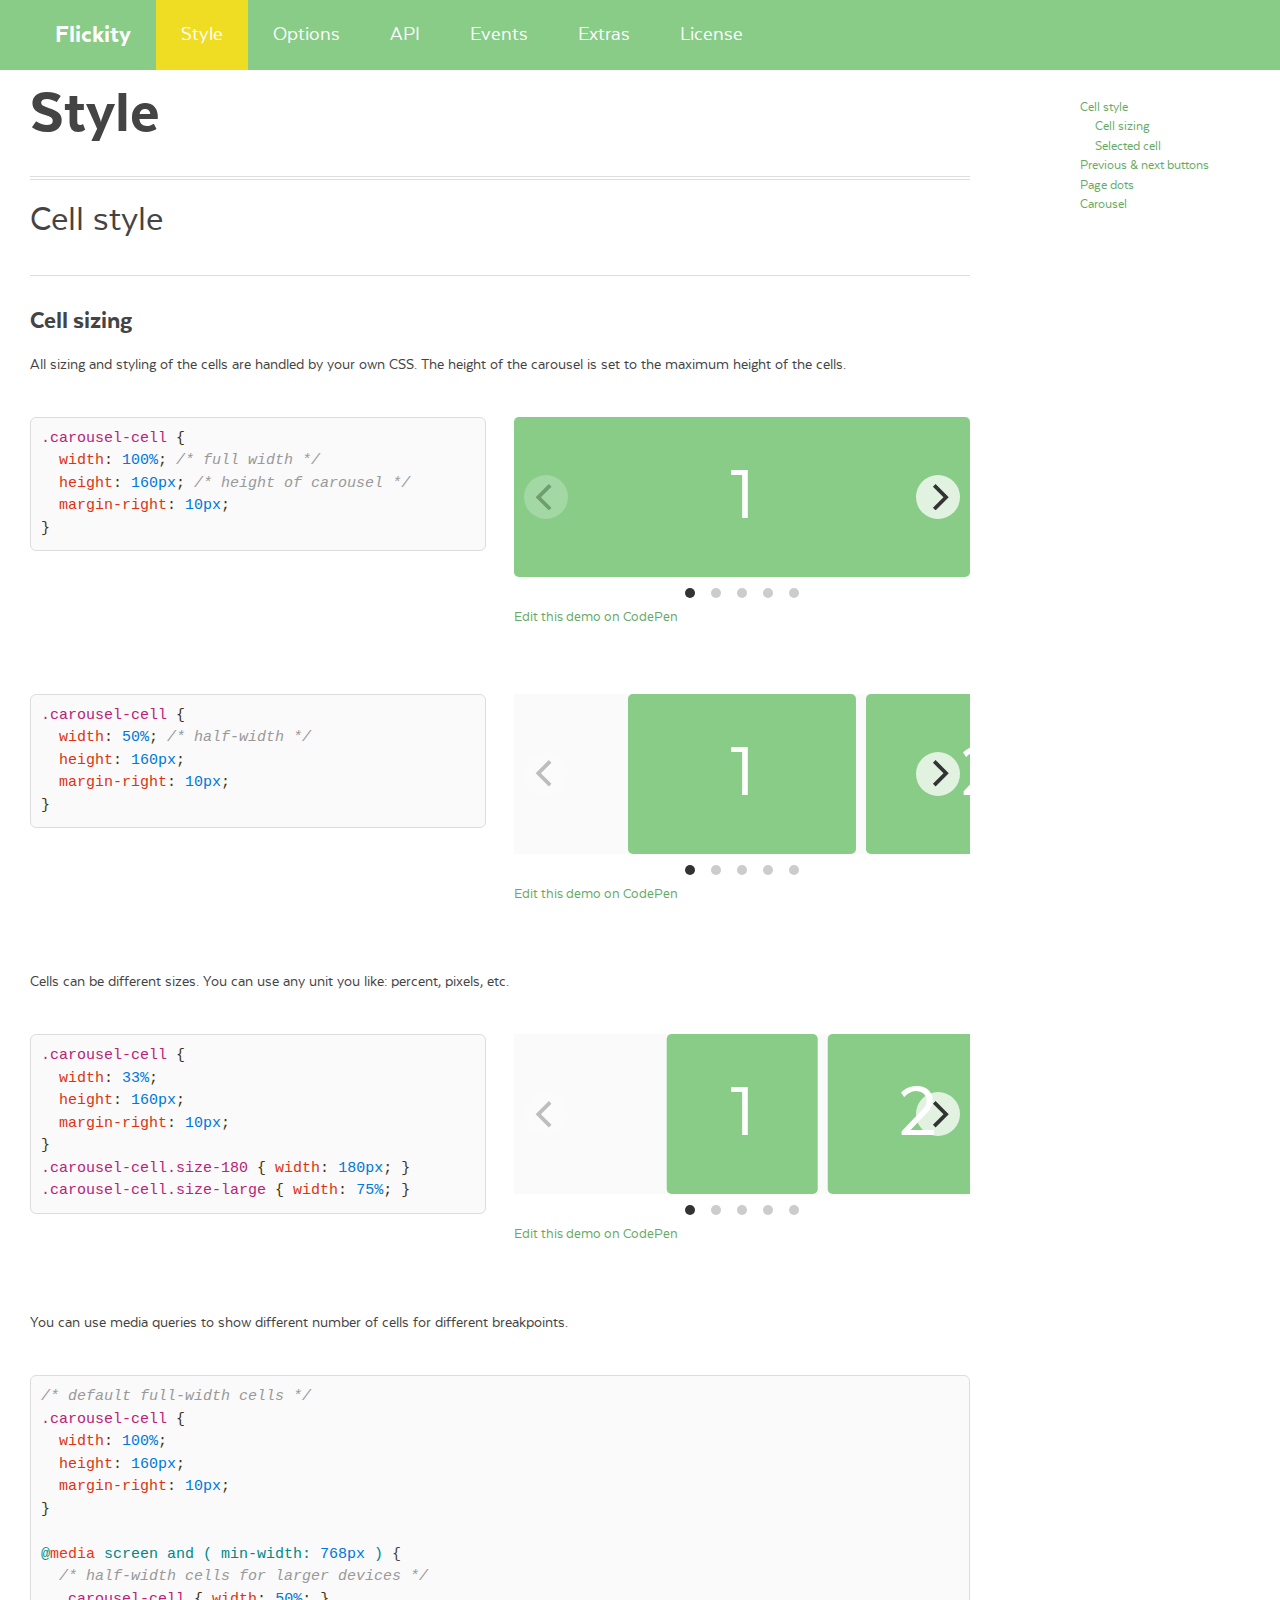
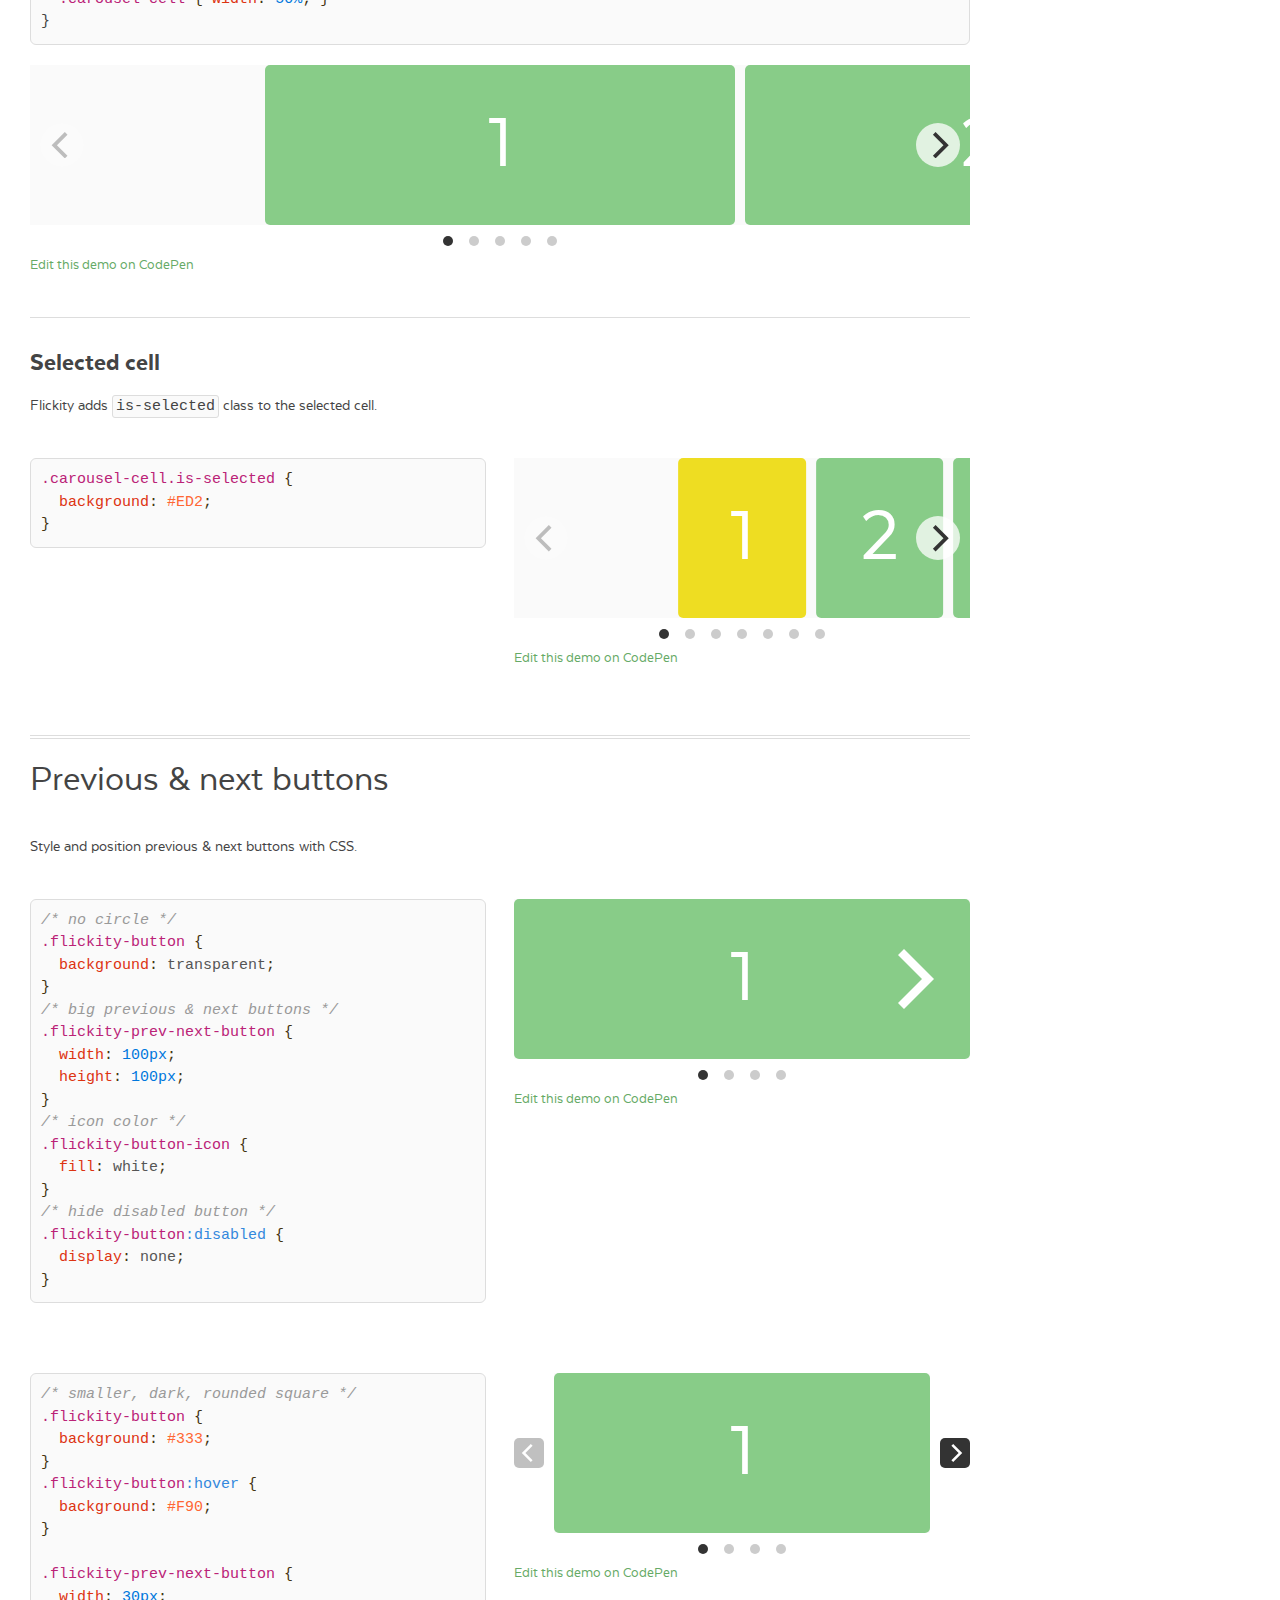
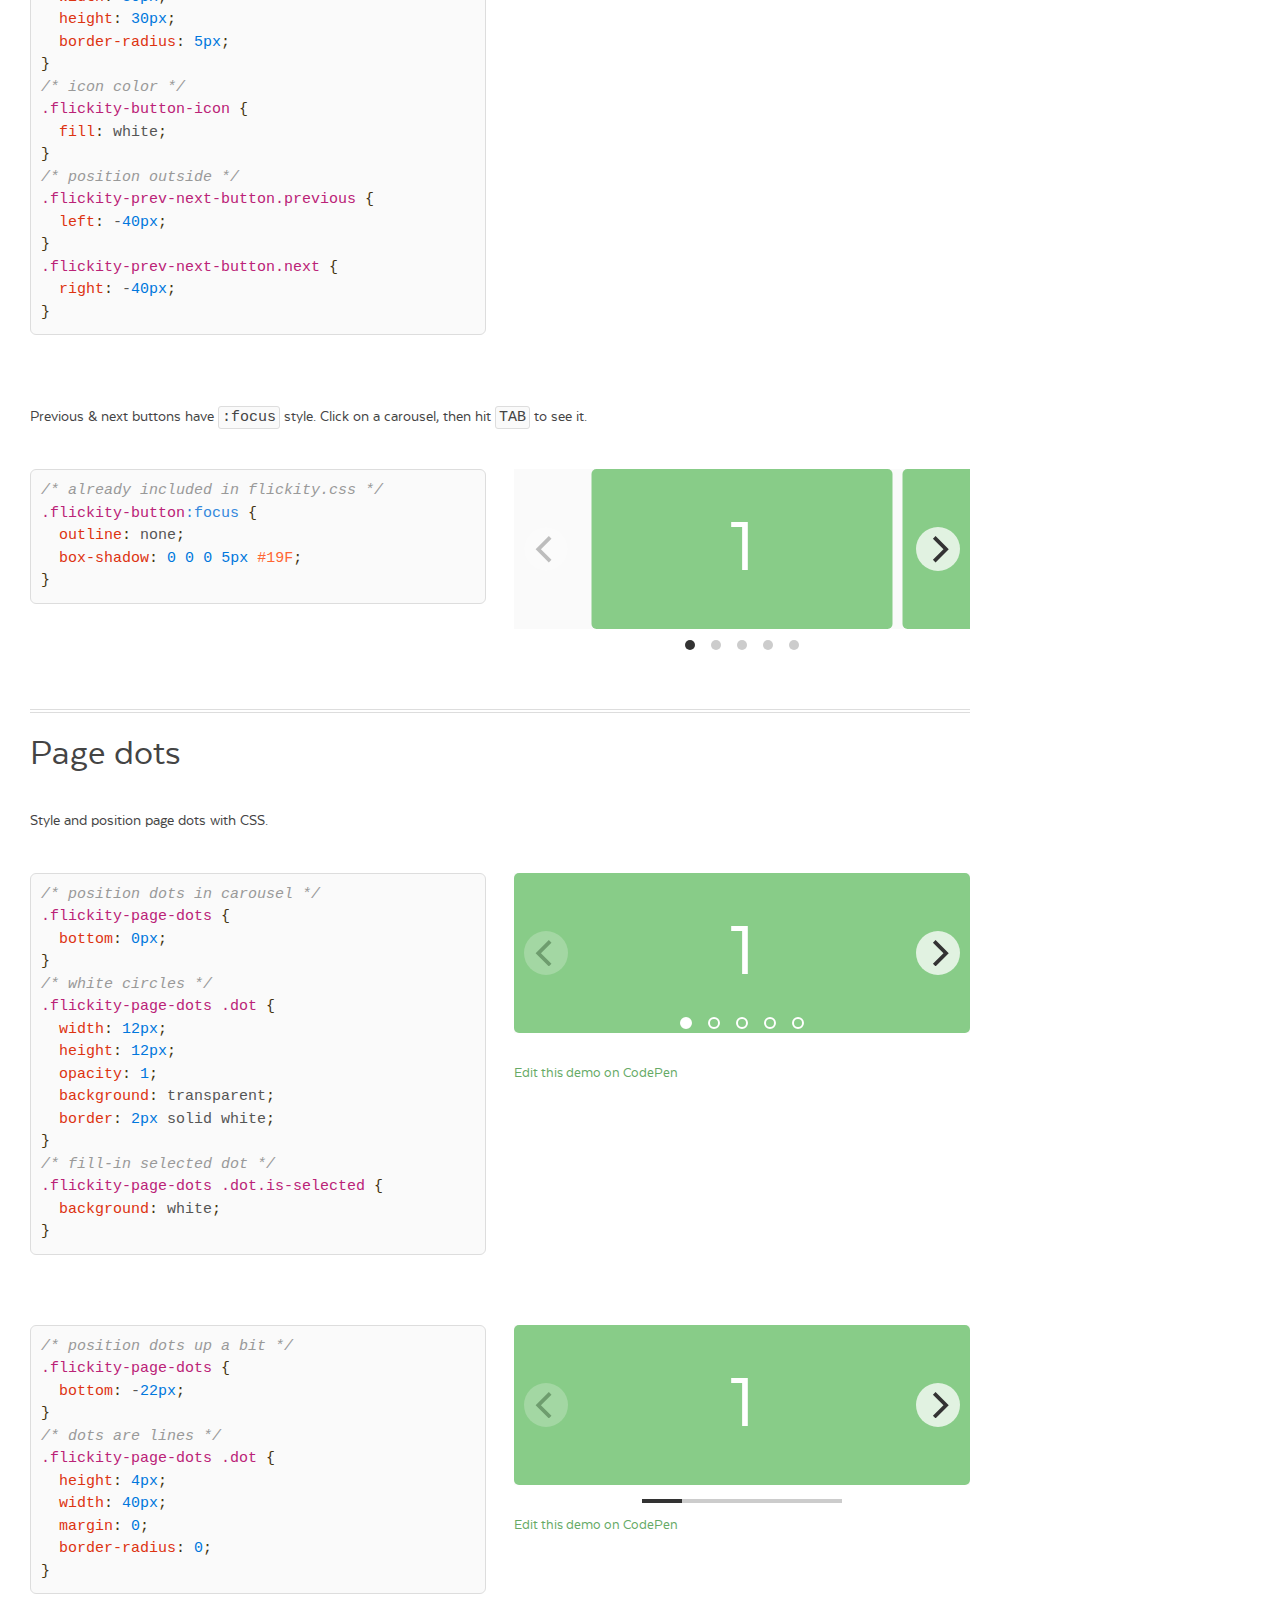
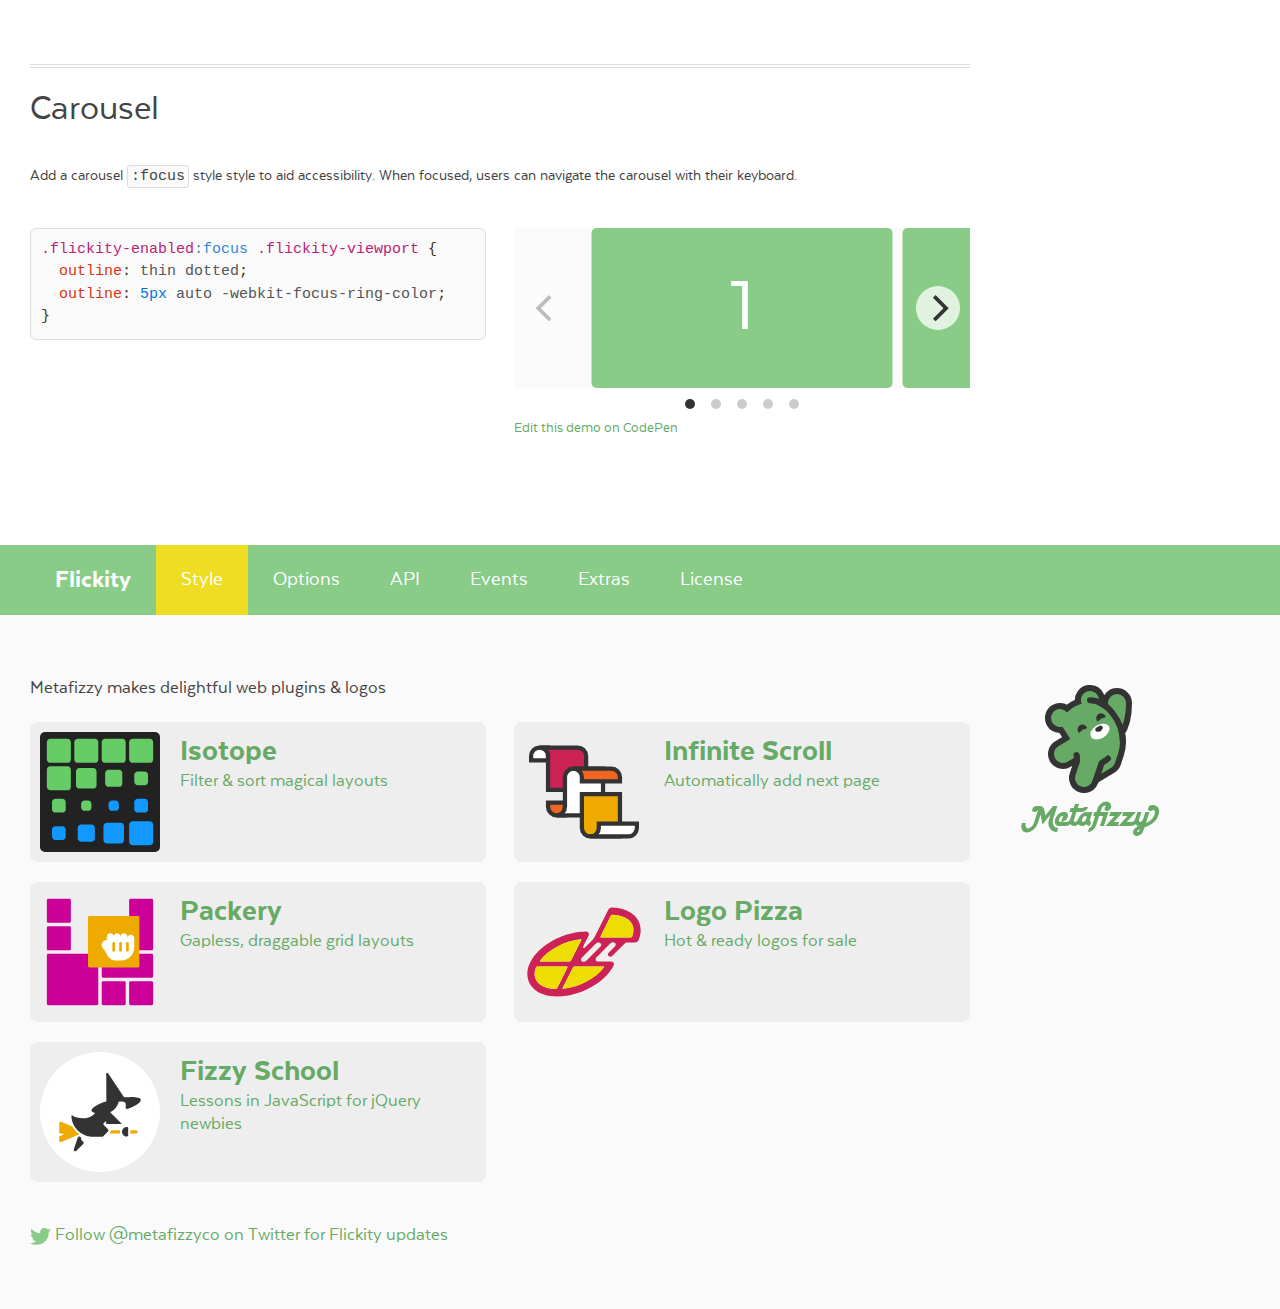
<file: flickity-docs/style.html>
<!doctype html>
<html lang="en" class="export">
<head>
  <meta charset="utf-8">
  <meta name="description" content="Touch, responsive, flickable carousels">
  <meta name="viewport" content="width=device-width">

  <title>Flickity &#xB7; Style</title>

    <link rel="stylesheet" href="css/flickity-docs.css?6" media="screen">

  <meta name="twitter:card" content="summary">
  <meta name="twitter:site" content="@metafizzyco">
  <meta name="twitter:url" content="https://flickity.metafizzy.co/style.html">
  <meta name="twitter:title" content="Flickity Style">
  <meta name="twitter:description" content="Touch, responsive, flickable carousels">

</head>
<body class="page--style">


<nav class="site-nav">
  <div class="container">
    <ul class="site-nav__list">
      <li class="site-nav__item site-nav__item--homepage"><a href=".">Flickity</a></li>
      <li class="site-nav__item site-nav__item--style"><a href="style.html">Style</a></li>
      <li class="site-nav__item site-nav__item--options"><a href="options.html">Options</a></li>
      <li class="site-nav__item site-nav__item--api"><a href="api.html">API</a></li>
      <li class="site-nav__item site-nav__item--events"><a href="events.html">Events</a></li>
      <li class="site-nav__item site-nav__item--extras"><a href="extras.html">Extras</a></li>
      <li class="site-nav__item site-nav__item--license"><a href="license.html">License</a></li>
    </ul>
  </div>
</nav>


<div class="main">
  <div class="container">
      <h1 class="page-title">Style</h1>


    <ul class="page-nav" data-js="page-nav">
<li class="page-nav__item page-nav__item--h2"><a href="#cell-style">Cell style</a></li>
<li class="page-nav__item page-nav__item--h3"><a href="#cell-sizing">Cell sizing</a></li>
<li class="page-nav__item page-nav__item--h3"><a href="#selected-cell">Selected cell</a></li>
<li class="page-nav__item page-nav__item--h2"><a href="#previous-next-buttons">Previous &amp; next buttons</a></li>
<li class="page-nav__item page-nav__item--h2"><a href="#page-dots">Page dots</a></li>
<li class="page-nav__item page-nav__item--h2"><a href="#carousel">Carousel</a></li>
</ul>


<h2 id="cell-style">Cell style</h2>

<h3 id="cell-sizing">Cell sizing</h3>

<p>All sizing and styling of the cells are handled by your own CSS. The height of the carousel is set to the maximum height of the cells.</p>

<div class="example duo">
  <div class="example__code duo__cell">
<pre><code class="css"><span class="class">.carousel-cell</span> <span class="rules">{
  <span class="rule"><span class="attribute">width</span>:<span class="value"> <span class="number">100%</span></span></span>; <span class="comment">/* full width */</span>
  <span class="rule"><span class="attribute">height</span>:<span class="value"> <span class="number">160px</span></span></span>; <span class="comment">/* height of carousel */</span>
  <span class="rule"><span class="attribute">margin-right</span>:<span class="value"> <span class="number">10px</span></span></span>;
}</span>
</code></pre>
  </div>
  <div class="example__demo duo__cell">
    <div class="carousel carousel--full-width" data-flickity="">
      <div class="carousel-cell"></div>
      <div class="carousel-cell"></div>
      <div class="carousel-cell"></div>
      <div class="carousel-cell"></div>
      <div class="carousel-cell"></div>
    </div>
    <p class="edit-demo">
        <a href="https://codepen.io/desandro/pen/dPdyJK">Edit this demo on CodePen</a>
    </p>
  </div>
</div>

<div class="example duo">
  <div class="example__code duo__cell">
<pre><code class="css"><span class="class">.carousel-cell</span> <span class="rules">{
  <span class="rule"><span class="attribute">width</span>:<span class="value"> <span class="number">50%</span></span></span>; <span class="comment">/* half-width */</span>
  <span class="rule"><span class="attribute">height</span>:<span class="value"> <span class="number">160px</span></span></span>;
  <span class="rule"><span class="attribute">margin-right</span>:<span class="value"> <span class="number">10px</span></span></span>;
}</span>
</code></pre>
  </div>
  <div class="example__demo duo__cell">
    <div class="carousel carousel--half-width" data-flickity="">
      <div class="carousel-cell"></div>
      <div class="carousel-cell"></div>
      <div class="carousel-cell"></div>
      <div class="carousel-cell"></div>
      <div class="carousel-cell"></div>
    </div>
    <p class="edit-demo">
        <a href="https://codepen.io/desandro/pen/gbvOvy">Edit this demo on CodePen</a>
    </p>
  </div>
</div>

<p>Cells can be different sizes. You can use any unit you like: percent, pixels, etc.</p>

<div class="example duo">
  <div class="example__code duo__cell">
<pre><code class="css"><span class="class">.carousel-cell</span> <span class="rules">{
  <span class="rule"><span class="attribute">width</span>:<span class="value"> <span class="number">33%</span></span></span>;
  <span class="rule"><span class="attribute">height</span>:<span class="value"> <span class="number">160px</span></span></span>;
  <span class="rule"><span class="attribute">margin-right</span>:<span class="value"> <span class="number">10px</span></span></span>;
}</span>
<span class="class">.carousel-cell</span><span class="class">.size-180</span> <span class="rules">{ <span class="rule"><span class="attribute">width</span>:<span class="value"> <span class="number">180px</span></span></span>; }</span>
<span class="class">.carousel-cell</span><span class="class">.size-large</span> <span class="rules">{ <span class="rule"><span class="attribute">width</span>:<span class="value"> <span class="number">75%</span></span></span>; }</span>
</code></pre>
  </div>
  <div class="example__demo duo__cell">
    <div class="carousel carousel--various-widths" data-flickity="">
      <div class="carousel-cell"></div>
      <div class="carousel-cell size-180"></div>
      <div class="carousel-cell size-large"></div>
      <div class="carousel-cell"></div>
      <div class="carousel-cell size-large"></div>
    </div>
    <p class="edit-demo">
        <a href="https://codepen.io/desandro/pen/raJNdm">Edit this demo on CodePen</a>
    </p>
  </div>
</div>

<p>You can use media queries to show different number of cells for different breakpoints.</p>

<div class="example">
  <div class="example__code">
<pre><code class="css"><span class="comment">/* default full-width cells */</span>
<span class="class">.carousel-cell</span> <span class="rules">{
  <span class="rule"><span class="attribute">width</span>:<span class="value"> <span class="number">100%</span></span></span>;
  <span class="rule"><span class="attribute">height</span>:<span class="value"> <span class="number">160px</span></span></span>;
  <span class="rule"><span class="attribute">margin-right</span>:<span class="value"> <span class="number">10px</span></span></span>;
}</span>

<span class="at_rule">@<span class="keyword">media</span> screen and ( min-width: <span class="number">768px</span> ) </span>{
  <span class="comment">/* half-width cells for larger devices */</span>
  <span class="class">.carousel-cell</span> <span class="rules">{ <span class="rule"><span class="attribute">width</span>:<span class="value"> <span class="number">50%</span></span></span>; }</span>
}
</code></pre>
  </div>
  <div class="example__demo">
    <div class="carousel carousel--media-queried" data-flickity="">
      <div class="carousel-cell"></div>
      <div class="carousel-cell"></div>
      <div class="carousel-cell"></div>
      <div class="carousel-cell"></div>
      <div class="carousel-cell"></div>
    </div>
    <p class="edit-demo">
        <a href="https://codepen.io/desandro/pen/azqbGV">Edit this demo on CodePen</a>
    </p>
  </div>
</div>

<h3 id="selected-cell">Selected cell</h3>

<p>Flickity adds <code>is-selected</code> class to the selected cell.</p>

<div class="example duo">
  <div class="example__code duo__cell">
<pre><code class="css"><span class="class">.carousel-cell</span><span class="class">.is-selected</span> <span class="rules">{
  <span class="rule"><span class="attribute">background</span>:<span class="value"> <span class="hexcolor">#ED2</span></span></span>;
}</span>
</code></pre>
  </div>
  <div class="example__demo duo__cell">
    <div class="carousel carousel--selected-cell carousel--show-several" data-flickity="">
      <div class="carousel-cell"></div>
      <div class="carousel-cell"></div>
      <div class="carousel-cell"></div>
      <div class="carousel-cell"></div>
      <div class="carousel-cell"></div>
      <div class="carousel-cell"></div>
      <div class="carousel-cell"></div>
    </div>
    <p class="edit-demo">
        <a href="https://codepen.io/desandro/pen/YPezvR">Edit this demo on CodePen</a>
    </p>
  </div>
</div>


<h2 id="previous-next-buttons">Previous &amp; next buttons</h2>

<p>Style and position previous &amp; next buttons with CSS.</p>

<div class="example duo">
  <div class="example__code duo__cell">
<pre><code class="css"><span class="comment">/* no circle */</span>
<span class="class">.flickity-button</span> <span class="rules">{
  <span class="rule"><span class="attribute">background</span>:<span class="value"> transparent</span></span>;
}</span>
<span class="comment">/* big previous &amp; next buttons */</span>
<span class="class">.flickity-prev-next-button</span> <span class="rules">{
  <span class="rule"><span class="attribute">width</span>:<span class="value"> <span class="number">100px</span></span></span>;
  <span class="rule"><span class="attribute">height</span>:<span class="value"> <span class="number">100px</span></span></span>;
}</span>
<span class="comment">/* icon color */</span>
<span class="class">.flickity-button-icon</span> <span class="rules">{
  <span class="rule"><span class="attribute">fill</span>:<span class="value"> white</span></span>;
}</span>
<span class="comment">/* hide disabled button */</span>
<span class="class">.flickity-button</span><span class="pseudo">:disabled</span> <span class="rules">{
  <span class="rule"><span class="attribute">display</span>:<span class="value"> none</span></span>;
}</span>
</code></pre>
  </div>
  <div class="example__demo duo__cell">
    <div class="carousel carousel--full-width carousel--prev-next-big-arrow" data-flickity="">
      <div class="carousel-cell"></div>
      <div class="carousel-cell"></div>
      <div class="carousel-cell"></div>
      <div class="carousel-cell"></div>
    </div>
    <p class="edit-demo">
        <a href="https://codepen.io/desandro/pen/EaQxpb">Edit this demo on CodePen</a>
    </p>
  </div>
</div>

<div class="example duo">
  <div class="example__code duo__cell">
<pre><code class="css"><span class="comment">/* smaller, dark, rounded square */</span>
<span class="class">.flickity-button</span> <span class="rules">{
  <span class="rule"><span class="attribute">background</span>:<span class="value"> <span class="hexcolor">#333</span></span></span>;
}</span>
<span class="class">.flickity-button</span><span class="pseudo">:hover</span> <span class="rules">{
  <span class="rule"><span class="attribute">background</span>:<span class="value"> <span class="hexcolor">#F90</span></span></span>;
}</span>

<span class="class">.flickity-prev-next-button</span> <span class="rules">{
  <span class="rule"><span class="attribute">width</span>:<span class="value"> <span class="number">30px</span></span></span>;
  <span class="rule"><span class="attribute">height</span>:<span class="value"> <span class="number">30px</span></span></span>;
  <span class="rule"><span class="attribute">border-radius</span>:<span class="value"> <span class="number">5px</span></span></span>;
}</span>
<span class="comment">/* icon color */</span>
<span class="class">.flickity-button-icon</span> <span class="rules">{
  <span class="rule"><span class="attribute">fill</span>:<span class="value"> white</span></span>;
}</span>
<span class="comment">/* position outside */</span>
<span class="class">.flickity-prev-next-button</span><span class="class">.previous</span> <span class="rules">{
  <span class="rule"><span class="attribute">left</span>:<span class="value"> -<span class="number">40px</span></span></span>;
}</span>
<span class="class">.flickity-prev-next-button</span><span class="class">.next</span> <span class="rules">{
  <span class="rule"><span class="attribute">right</span>:<span class="value"> -<span class="number">40px</span></span></span>;
}</span>
</code></pre>
  </div>
  <div class="example__demo duo__cell">
    <div class="carousel carousel--full-width carousel--prev-next-small-outside" data-flickity="">
      <div class="carousel-cell"></div>
      <div class="carousel-cell"></div>
      <div class="carousel-cell"></div>
      <div class="carousel-cell"></div>
    </div>
    <p class="edit-demo">
        <a href="https://codepen.io/desandro/pen/zxRYMP">Edit this demo on CodePen</a>
    </p>
  </div>
</div>

<p>Previous &amp; next buttons have <code>:focus</code> style. Click on a carousel, then hit <kbd>TAB</kbd> to see it.</p>

<div class="example duo">
  <div class="example__code duo__cell">
<pre><code class="css"><span class="comment">/* already included in flickity.css */</span>
<span class="class">.flickity-button</span><span class="pseudo">:focus</span> <span class="rules">{
  <span class="rule"><span class="attribute">outline</span>:<span class="value"> none</span></span>;
  <span class="rule"><span class="attribute">box-shadow</span>:<span class="value"> <span class="number">0</span> <span class="number">0</span> <span class="number">0</span> <span class="number">5px</span> <span class="hexcolor">#19F</span></span></span>;
}</span>
</code></pre>
  </div>
  <div class="example__demo duo__cell">
    <div class="carousel" data-flickity="">
      <div class="carousel-cell"></div>
      <div class="carousel-cell"></div>
      <div class="carousel-cell"></div>
      <div class="carousel-cell"></div>
      <div class="carousel-cell"></div>
    </div>
  </div>
</div>


<h2 id="page-dots">Page dots</h2>

<p>Style and position page dots with CSS.</p>

<div class="example duo">
  <div class="example__code duo__cell">
<pre><code class="css"><span class="comment">/* position dots in carousel */</span>
<span class="class">.flickity-page-dots</span> <span class="rules">{
  <span class="rule"><span class="attribute">bottom</span>:<span class="value"> <span class="number">0px</span></span></span>;
}</span>
<span class="comment">/* white circles */</span>
<span class="class">.flickity-page-dots</span> <span class="class">.dot</span> <span class="rules">{
  <span class="rule"><span class="attribute">width</span>:<span class="value"> <span class="number">12px</span></span></span>;
  <span class="rule"><span class="attribute">height</span>:<span class="value"> <span class="number">12px</span></span></span>;
  <span class="rule"><span class="attribute">opacity</span>:<span class="value"> <span class="number">1</span></span></span>;
  <span class="rule"><span class="attribute">background</span>:<span class="value"> transparent</span></span>;
  <span class="rule"><span class="attribute">border</span>:<span class="value"> <span class="number">2px</span> solid white</span></span>;
}</span>
<span class="comment">/* fill-in selected dot */</span>
<span class="class">.flickity-page-dots</span> <span class="class">.dot</span><span class="class">.is-selected</span> <span class="rules">{
  <span class="rule"><span class="attribute">background</span>:<span class="value"> white</span></span>;
}</span>
</code></pre>
  </div>
  <div class="example__demo duo__cell">
    <div class="carousel carousel--full-width carousel--o-dots" data-flickity="">
      <div class="carousel-cell"></div>
      <div class="carousel-cell"></div>
      <div class="carousel-cell"></div>
      <div class="carousel-cell"></div>
      <div class="carousel-cell"></div>
    </div>
    <p class="edit-demo">
        <a href="https://codepen.io/desandro/pen/EaQaYL">Edit this demo on CodePen</a>
    </p>
  </div>
</div>

<div class="example duo">
  <div class="example__code duo__cell">
<pre><code class="css"><span class="comment">/* position dots up a bit */</span>
<span class="class">.flickity-page-dots</span> <span class="rules">{
  <span class="rule"><span class="attribute">bottom</span>:<span class="value"> -<span class="number">22px</span></span></span>;
}</span>
<span class="comment">/* dots are lines */</span>
<span class="class">.flickity-page-dots</span> <span class="class">.dot</span> <span class="rules">{
  <span class="rule"><span class="attribute">height</span>:<span class="value"> <span class="number">4px</span></span></span>;
  <span class="rule"><span class="attribute">width</span>:<span class="value"> <span class="number">40px</span></span></span>;
  <span class="rule"><span class="attribute">margin</span>:<span class="value"> <span class="number">0</span></span></span>;
  <span class="rule"><span class="attribute">border-radius</span>:<span class="value"> <span class="number">0</span></span></span>;
}</span>
</code></pre>
  </div>
  <div class="example__demo duo__cell">
    <div class="carousel carousel--full-width carousel--line-dots" data-flickity="">
      <div class="carousel-cell"></div>
      <div class="carousel-cell"></div>
      <div class="carousel-cell"></div>
      <div class="carousel-cell"></div>
      <div class="carousel-cell"></div>
    </div>
    <p class="edit-demo">
        <a href="https://codepen.io/desandro/pen/ByYyao">Edit this demo on CodePen</a>
    </p>
  </div>
</div>


<h2 id="carousel">Carousel</h2>

<p>Add a carousel <code>:focus</code> style style to aid accessibility. When focused, users can navigate the carousel with their keyboard.</p>

<div class="example duo">
  <div class="example__code duo__cell">
<pre><code class="css"><span class="class">.flickity-enabled</span><span class="pseudo">:focus</span> <span class="class">.flickity-viewport</span> <span class="rules">{
  <span class="rule"><span class="attribute">outline</span>:<span class="value"> thin dotted</span></span>;
  <span class="rule"><span class="attribute">outline</span>:<span class="value"> <span class="number">5px</span> auto -webkit-focus-ring-color</span></span>;
}</span>
</code></pre>
  </div>
  <div class="example__demo duo__cell">
    <div class="carousel carousel--carousel-focus" data-flickity="">
      <div class="carousel-cell"></div>
      <div class="carousel-cell"></div>
      <div class="carousel-cell"></div>
      <div class="carousel-cell"></div>
      <div class="carousel-cell"></div>
    </div>
    <p class="edit-demo">
        <a href="https://codepen.io/desandro/pen/RNQOGm">Edit this demo on CodePen</a>
    </p>
  </div>
</div>


  </div>
</div>

<nav class="site-nav">
  <div class="container">
    <ul class="site-nav__list">
      <li class="site-nav__item site-nav__item--homepage"><a href=".">Flickity</a></li>
      <li class="site-nav__item site-nav__item--style"><a href="style.html">Style</a></li>
      <li class="site-nav__item site-nav__item--options"><a href="options.html">Options</a></li>
      <li class="site-nav__item site-nav__item--api"><a href="api.html">API</a></li>
      <li class="site-nav__item site-nav__item--events"><a href="events.html">Events</a></li>
      <li class="site-nav__item site-nav__item--extras"><a href="extras.html">Extras</a></li>
      <li class="site-nav__item site-nav__item--license"><a href="license.html">License</a></li>
    </ul>
  </div>
</nav>

<footer class="site-footer">

  <div class="container">

    <p class="site-footer__copy">Metafizzy makes delightful web plugins &amp; logos</p>

    <div class="showcase">
    
      <ul class="showcase-item-list">
          <li class="showcase-item">
            <a class="showcase-item__link" href="https://isotope.metafizzy.co">
              <div class="showcase-item__image">
                  <svg class="isotope-illo" xmlns="http://www.w3.org/2000/svg" viewbox="0 0 350 350" width="100" height="100">
                    <path class="isotope-illo__color1" fill="#6C6" d="M80 170H30c-6 0-10-5-10-10v-50c0-6 5-10 10-10h50c6 0 10 5 10 10v50C90 166 86 170 80 170z"/>
                    <path class="isotope-illo__color1" fill="#6C6" d="M80 90H30c-6 0-10-5-10-10V30c0-6 5-10 10-10h50c6 0 10 5 10 10v50C90 86 86 90 80 90z"/>
                    <path class="isotope-illo__color1" fill="#6C6" d="M160 90h-50c-6 0-10-5-10-10V30c0-6 5-10 10-10h50c6 0 10 5 10 10v50C170 86 166 90 160 90z"/>
                    <path class="isotope-illo__color1" fill="#6C6" d="M240 90h-50c-6 0-10-5-10-10V30c0-6 5-10 10-10h50c6 0 10 5 10 10v50C250 86 246 90 240 90z"/>
                    <path class="isotope-illo__color1" fill="#6C6" d="M320 90h-50c-6 0-10-5-10-10V30c0-6 5-10 10-10h50c6 0 10 5 10 10v50C330 86 326 90 320 90z"/>
                    <path class="isotope-illo__color1" fill="#6C6" d="M155 165h-40c-6 0-10-5-10-10v-40c0-6 5-10 10-10h40c6 0 10 5 10 10v40 C165 161 161 165 155 165z"/>
                    <path class="isotope-illo__color1" fill="#6C6" d="M230 160h-30c-6 0-10-5-10-10v-30c0-6 5-10 10-10h30c6 0 10 5 10 10v30 C240 156 236 160 230 160z"/>
                    <path class="isotope-illo__color1" fill="#6C6" d="M305 155h-20c-6 0-10-5-10-10v-20c0-6 5-10 10-10h20c6 0 10 5 10 10v20 C315 151 311 155 305 155z"/>
                    <path class="isotope-illo__color1" fill="#6C6" d="M65 235H45c-6 0-10-5-10-10v-20c0-6 5-10 10-10h20c6 0 10 5 10 10v20C75 231 71 235 65 235z"/>
                    <path class="isotope-illo__color1" fill="#6C6" d="M140 230h-10c-6 0-10-5-10-10v-10c0-6 5-10 10-10h10c6 0 10 5 10 10v10 C150 226 146 230 140 230z"/>
                    <path class="isotope-illo__color2" fill="#19F" d="M305 235h-20c-6 0-10-5-10-10v-20c0-6 5-10 10-10h20c6 0 10 5 10 10v20 C315 231 311 235 305 235z"/>
                    <path class="isotope-illo__color2" fill="#19F" d="M65 315H45c-6 0-10-5-10-10v-20c0-6 5-10 10-10h20c6 0 10 5 10 10v20C75 311 71 315 65 315z"/>
                    <path class="isotope-illo__color2" fill="#19F" d="M150 320h-30c-6 0-10-5-10-10v-30c0-6 5-10 10-10h30c6 0 10 5 10 10v30 C160 316 156 320 150 320z"/>
                    <path class="isotope-illo__color2" fill="#19F" d="M220 230h-10c-6 0-10-5-10-10v-10c0-6 5-10 10-10h10c6 0 10 5 10 10v10 C230 226 226 230 220 230z"/>
                    <path class="isotope-illo__color2" fill="#19F" d="M235 325h-40c-6 0-10-5-10-10v-40c0-6 5-10 10-10h40c6 0 10 5 10 10v40 C245 321 241 325 235 325z"/>
                    <path class="isotope-illo__color2" fill="#19F" d="M320 330h-50c-6 0-10-5-10-10v-50c0-6 5-10 10-10h50c6 0 10 5 10 10v50 C330 326 326 330 320 330z"/>
                  </svg>
              </div>
              <div class="showcase-item__text">
                <h3 class="showcase-item__title">Isotope</h3>
                <p class="showcase-item__description">Filter &amp; sort magical layouts</p>
              </div>
            </a>
          </li>
    
          <li class="showcase-item">
            <a class="showcase-item__link" href="https://infinite-scroll.com">
              <div class="showcase-item__image">
                  <svg class="infinite-scroll-illo" xmlns="http://www.w3.org/2000/svg" viewbox="0 0 520 520" width="200" height="200">
                    <path class="infinite-scroll-illo__page infinite-scroll-illo__page--back" d="M90,110H10V90c0-22,18-40,40-40h40V110z"/>
                    <path class="infinite-scroll-illo__page infinite-scroll-illo__page--front1" d="M270,90L270,90c0-22-18-40-40-40h0H50h0c22,0,40,18,40,40v0v0v160h180V90z"/>
                    <path class="infinite-scroll-illo__page infinite-scroll-illo__page--front2" d="M170,330v-20H90v20v0c0,22,18,40,40,40h0h40V330z"/>
                    <path class="infinite-scroll-illo__page infinite-scroll-illo__page--back" d="M350,150H210c-22,0-40,18-40,40v140v0c0,22-18,40-40,40h0h220V150z"/>
                    <path class="infinite-scroll-illo__page infinite-scroll-illo__page--front3" d="M430,470V270H250v160c0,22,18,40,40,40H430z"/>
                    <path class="infinite-scroll-illo__page infinite-scroll-illo__page--front2" d="M250,190v20h180v-20c0-22-18-40-40-40H210h0C232,150,250,168,250,190L250,190z"/>
                    <path class="infinite-scroll-illo__page infinite-scroll-illo__page--back" d="M330,410v20v0c0,22-18,40-40,40h0h180c22,0,40-18,40-40v-20H330z"/>
                  </svg>
              </div>
              <div class="showcase-item__text">
                <h3 class="showcase-item__title">Infinite Scroll</h3>
                <p class="showcase-item__description">Automatically add next page</p>
              </div>
            </a>
          </li>
    
    
          <li class="showcase-item">
            <a class="showcase-item__link" href="https://packery.metafizzy.co">
              <div class="showcase-item__image">
                  <svg class="packery-illo" xmlns="http://www.w3.org/2000/svg" viewbox="0 0 700 700" width="100" height="100">
                    <path class="packery-illo__item" fill="#C09" d="M172 180H48c-4 0-8-4-8-8V48c0-4 4-8 8-8h124c4 0 8 4 8 8v124C180 176 176 180 172 180z"/>
                    <path class="packery-illo__item" fill="#C09" d="M172 340H48c-4 0-8-4-8-8V208c0-4 4-8 8-8h124c4 0 8 4 8 8v124C180 336 176 340 172 340z"/>
                    <path class="packery-illo__item" fill="#C09" d="M492 660H368c-4 0-8-4-8-8V528c0-4 4-8 8-8h124c4 0 8 4 8 8v124C500 656 496 660 492 660z"/>
                    <path class="packery-illo__item" fill="#C09" d="M652 660H528c-4 0-8-4-8-8V528c0-4 4-8 8-8h124c4 0 8 4 8 8v124C660 656 656 660 652 660z"/>
                    <path class="packery-illo__item" fill="#C09" d="M652 500H368c-4 0-8-4-8-8V368c0-4 4-8 8-8h284c4 0 8 4 8 8v124C660 496 656 500 652 500z"/>
                    <path class="packery-illo__item" fill="#C09" d="M332 660H48c-4 0-8-4-8-8V368c0-4 4-8 8-8h284c4 0 8 4 8 8v284C340 656 336 660 332 660z"/>
                    <path class="packery-illo__item" fill="#C09" d="M652 340H528c-4 0-8-4-8-8V48c0-4 4-8 8-8h124c4 0 8 4 8 8v284C660 336 656 340 652 340z"/>
                    <path class="packery-illo__draggie" fill="#EA0" d="M572 440H288c-4 0-8-4-8-8V148c0-4 4-8 8-8h284c4 0 8 4 8 8v284C580 436 576 440 572 440z"/>
                    <g>
                      <path class="packery-illo__hand" fill="white" d="M530 250c-11 0-20 9-20 20v-10c0-11-9-20-20-20s-20 9-20 20c0-11-9-20-20-20s-20 9-20 20c0-11-9-20-20-20
                        s-20 9-20 20v20c-17 0-30 13-30 30c0 11 6 20 14 25l19 35c10 18 30 30 51 30h28
                        c43 0 78-35 78-78V270C550 259 541 250 530 250z"/>
                      <line class="packery-illo__hand-line" stroke="#EA0" fill="none" stroke-width="16" stroke-linecap="round" x1="430" y1="300" x2="430" y2="340"/>
                      <line class="packery-illo__hand-line" stroke="#EA0" fill="none" stroke-width="16" stroke-linecap="round" x1="470" y1="300" x2="470" y2="340"/>
                      <line class="packery-illo__hand-line" stroke="#EA0" fill="none" stroke-width="16" stroke-linecap="round" x1="510" y1="300" x2="510" y2="340"/>
                    </g>
                  </svg>
              </div>
              <div class="showcase-item__text">
                <h3 class="showcase-item__title">Packery</h3>
                <p class="showcase-item__description">Gapless, draggable grid layouts</p>
              </div>
            </a>
          </li>
    
          <li class="showcase-item">
            <a class="showcase-item__link" href="http://logo.pizza">
              <div class="showcase-item__image">
                  <svg class="logo-pizza-illo" xmlns="http://www.w3.org/2000/svg" viewbox="0 0 700 700" width="100" height="100">
                    <path class="logo-pizza-illo__outline" fill="#C25" d="M513 91c-9-0-17 5-21 12l-80 160c-3 5-6 10-11 15l-47 47
                      c-5 5-12-1-9-7l32-64c5-11-2-23-14-23h-0c-121 0-268 70-327 180
                      C-9 497 35 609 196 609c138 0 279-85 327-180v0c5-11-2-23-14-23h-77c-13 0-19-15-10-24
                      l81-81c5-5 11-8 18-8l0 0c13 0 19 15 10 24L494 354c-6 6-6 14 0 20c3 3 6 4 10 4
                      c4 0 7-1 10-4l80-80h53c9 0 17-5 21-13C707 190 656 97 513 91z M334 281l-59 117
                      c-2 5-7 8-13 8H97c-4 0-6-4-3-7c49-64 143-114 236-124C333 275 335 278 334 281z
                       M70 441c2-4 6-7 10-7h168c4 0 7 4 5 8l-59 118c-2 4-6 6-11 6
                      C106 565 38 521 70 441z M466 441c-49 64-143 114-236 124c-3 0-6-3-4-6l59-117
                      c2-5 7-8 13-8h166C466 434 468 438 466 441z M446 318l-81 81c-5 5-11 8-18 8l0 0
                      c-13 0-19-15-10-24l81-81c5-5 11-8 18-8l0 0C449 294 455 309 446 318z M447 258L506 139
                      c2-4 6-7 11-6c101 7 140 60 114 126c-2 4-6 7-10 7H452C448 266 445 262 447 258z"/>
                    <path class="logo-pizza-illo__slice" fill="#ED0" d="M334 281l-59 117c-2 5-7 8-13 8H97c-4 0-6-4-3-7
                      c49-64 143-114 236-124C333 275 335 278 334 281z"/>
                    <path class="logo-pizza-illo__slice" fill="#ED0" d="M70 441c2-4 6-7 10-7h168c4 0 7 4 5 8l-59 118c-2 4-6 6-11 6
                      C106 565 38 521 70 441z"/>
                    <path class="logo-pizza-illo__slice" fill="#ED0" d="M466 441c-49 64-143 114-236 124c-3 0-6-3-4-6l59-117
                      c2-5 7-8 13-8h166C466 434 468 438 466 441z"/>
                    <path class="logo-pizza-illo__slice" fill="#ED0" d="M447 258L506 139c2-4 6-7 11-6c101 7 140 60 114 126c-2 4-6 7-10 7H452
                      C448 266 445 262 447 258z"/>
                  </svg>
              </div>
              <div class="showcase-item__text">
                <h3 class="showcase-item__title">Logo Pizza</h3>
                <p class="showcase-item__description">Hot &amp; ready logos for sale</p>
              </div>
            </a>
          </li>
    
          <li class="showcase-item">
            <a class="showcase-item__link" href="http://fizzy.school">
              <div class="showcase-item__image">
                  <svg class="witchie-logo" xmlns="http://www.w3.org/2000/svg" viewbox="0 0 1000 1000" width="200" height="200">
                    <circle class="witchie-logo__moon" fill="white" cx="500" cy="500" r="500"/>
                    <path class="witchie-logo__broom" fill="#EA0" d="M582 675a35 35 0 0 0 8-20 3 3 0 0 1 3-2h71a3 3 0 0 1 3 3 59 59 0 0 0 0 20 3 3 0 0 1-3 3h-79A3 3 0 0 1 582 675Zm219 4a13 13 0 0 0 13-14c-1-7-7-12-14-12h-44a3 3 0 0 0-3 3v21a3 3 0 0 0 3 3ZM299 660a203 203 0 0 1-27-36 8 8 0 0 0-4-3L178 582a13 13 0 0 0-18 12v77a8 8 0 0 0 8 8h22a5 5 0 0 1 2 10L164 703a8 8 0 0 0-4 7v28a13 13 0 0 0 18 12l146-63a3 3 0 0 0 1-5A197 197 0 0 1 299 660Z"/>
                    <path class="witchie-logo__dress" fill="#333" d="M326 705h4a13 13 0 0 1 13 13v8a13 13 0 0 0 4 9l13 13a13 13 0 0 1 0 19l-56 56c-10 10-26-0-22-13L314 714A13 13 0 0 1 326 705Zm397-79c-27 0-47 26-37 54 3 7 11 16 17 19a42 42 0 0 0 19 5 38 38 0 0 0 7-1 8 8 0 0 0 6-8v-62a8 8 0 0 0-6-8 38 38 0 0 0-7-1M840 397c-3-15-33-23-77-23a521 521 0 0 0-59 4 5 5 0 0 1-5-2L567 177a8 8 0 0 0-7-4 8 8 0 0 0-8 8l1 227a5 5 0 0 1-4 5c-74 24-123 55-119 76 2 8 11 14 26 18a3 3 0 0 1 1 4l-11 11c-20 20-56 30-92 30-31 0-63-8-84-23a5 5 0 0 0-3-1 5 5 0 0 0-5 5c0 78 68 173 183 173h75a10 10 0 0 0 7-3l38-38a16 16 0 0 0 0-23l-34-34a10 10 0 0 1 0-14l15-15a3 3 0 0 1 5 2v15a5 5 0 0 0 5 5H674a4 4 0 0 0 3-7l-90-90a3 3 0 0 1 1-4c34-19 59-49 67-84a3 3 0 0 1 2-2c6-1 12-1 17-1 22 0 37 5 39 14 1 6 3 11 2 17-5 17 1 31 8 31a6 6 0 0 0 2-0C797 448 845 419 840 397Z"/>
                  </svg>
              </div>
              <div class="showcase-item__text">
                <h3 class="showcase-item__title">Fizzy School</h3>
                <p class="showcase-item__description">Lessons in JavaScript for jQuery newbies</p>
              </div>
            </a>
          </li>
    
      </ul> 
    
    </div>

    <p class="site-footer__copy">
      <a href="https://twitter.com/metafizzyco">
        <svg class="twitter-logo" xmlns="http://www.w3.org/2000/svg" viewbox="0 0 512 512" width="30" height="30">
          <path d="M512 97c-19 8-39 14-60 16 22-13 38-34 46-58-20 12-43 21-67 25-19-19-46-32-77-32-58 0-117 52-102 129-87-4-165-46-216-110-24 40-19 107 32 140-17 0-33-5-48-13v1c0 51 36 93 84 103-15 4-34 5-47 2 13 42 52 72 98 73-47 36-96 49-155 44 46 30 102 47 161 47 197 0 306-168 299-312 20-15 38-34 52-55z"/>
        </svg>
        Follow @metafizzyco on Twitter for Flickity updates
      </a>
    </p>

    <div class="mfzy-brand">
      <a class="mfzy-brand__link" href="https://metafizzy.co">
        <svg class="mfzy-logo" xmlns="http://www.w3.org/2000/svg" xmlns:xlink="http://www.w3.org/1999/xlink" viewbox="0 0 144 144" width="36" height="36">
          <title>Metafizzy logo</title>
          <defs>
            <path id="mfzy-logo__body" d="M 120 24 a 12 12 0 0 0-24 0 a 72 72 0 0 1 -1 11
              a 40 40 0 0 0 -13 -8.5 A 12 12 0 1 0 61.1 25.1 c -8 2 -14 6 -19.6 11.6 
              A 12 12 0 1 0 35.3 55.5 L 45.8 72.1 l -16 9.6 A 12 12 0 0 0 42.2 102.3
              L 58 92.8 a 20 20 0 0 1 -0.2 11.9 l -5.2 15.5 a 12 12 0 0 0 22.8 7.6
              l 1.1 -3.3 l 23.7 -14.2 a 12 12 0 0 0 5.2 -6.5 l 4 -12 A 50 50 0 0 0 111.9 76
              a 52 52 0 0 0 -1.6 -12.8 C 115 57 120 44 120 24Z"/>
            <path id="mfzy-logo__eye" d="M 0 6.5 a 6.5 6.5 0 0 1 13 0 c 0 3.5 -3 0.5 -6.5 0.5 s -6.5 3 -6.5 -0.5 Z"/>
            <clippath id="mfzy-logo__body-clip">
              <use xlink:href="#mfzy-logo__body"/>
            </clippath>
          </defs>
          <use class="mfzy-logo__body-outline" xlink:href="#mfzy-logo__body" fill="#333" stroke="#333" stroke-width="16"/>
          <use class="mfzy-logo__body-fill" xlink:href="#mfzy-logo__body"/>
          <g class="mfzy-logo__stripes" clip-path="url(#mfzy-logo__body-clip)">
            <rect fill="#E62" x="16" width="120" height="138"/>
            <path fill="#C25" d="M96 24L16 72V0h80v24z"/>
            <path fill="#EA0" d="M116 70L16 130v-26l95-57 5 23z"/>
            <path fill="#19F" d="M136 138H16v-8l120-72v80z"/>
          </g>
          <path class="mfzy-logo__cut-ins" stroke="#333" fill="none" stroke-linecap="round" stroke-linejoin="round" stroke-width="8" d="M 72 20.4 c 23 0 44 29 44 56
            M 54 103.4 a 16 16 0 0 0 0 -10
            M 96 98 c -2 2 -8 6 -8.5,6 l -8.4 25.1"/>
          <g transform="translate(53 57) rotate(-31)">
            <ellipse class="mfzy-logo__snout" cx="25" cy="21" rx="14" ry="9" fill="#FFF"/>
            <use class="mfzy-logo__feature" xlink:href="#mfzy-logo__eye" fill="#333"/>
            <use class="mfzy-logo__feature" xlink:href="#mfzy-logo__eye" fill="#333" transform="translate(29 0)"/>
            <path class="mfzy-logo__feature" d="M 28.6 14 a 3 3 0 0 1 1.3 5.6 l -2.6 1.2 a 3 3 0 0 1 -2.6 0
              l -2.6 -1.2 a 3 3 0 0 1 1.3 -5.6 Z" fill="#333"/>
          </g>
        </svg>
        <svg class="mfzy-wordmark" xmlns="http://www.w3.org/2000/svg" viewbox="0 0 280 80" fill="none" stroke="#333" width="140" height="40">
          <g transform="skewX(-18)">
            <path stroke-width="8" d="M38 20h6c4 0 7 2 9 6l9 18l12-24h2v22
            a20 22 0 0 0 20 22M48 22v28a12 15 0 0 1-24 0M98 44a6 6 0 0 0 0-12h-2
            a8 10 0 0 0 0 20h14a8 10 0 0 0 8-10M118 12v30a8 10 0 0 0 16 0M150 36
            q-4-4-8-4a8 10 0 1 0 8 10m0-14v14a8 10 0 0 0 8 10M184 20a9 9 0 0 0-18 0
            v34a8 10 0 0 1-8 10M158 32h24v24M190 32h18l-12 20h18M216 32h18l-12 20h18
            a8 10 0 0 0 8-10m0-14v14a8 10 0 0 0 16 0m0-14v38a6 6 0 0 1-12 0
            c0-12 32-8 32-32c0-10-6-16-15-16M108 24h24a6 6 0 0 0 6-6M102 38h-4"/>
            <g stroke-width="6">
              <circle cx="38" cy="22" r="3"/>
              <circle cx="182" cy="20" r="3"/>
              <circle cx="269" cy="20" r="3"/>
            </g>
          </g>
        </svg>
      </a>
    </div>

  </div>

</footer>

  <script src="js/flickity-docs.min.js?2"></script>


</body>
</html>
</file>
<file: css/Style.css>
@import url('https://fonts.googleapis.com/css2?family=Poppins:ital,wght@0,300;0,400;0,500;0,600;0,700;0,800;1,300;1,400;1,500;1,900&display=swap');

*
{
    padding: 0;
    margin: 0;
    box-sizing: border-box;
}

body
{
    font-family: "Poppins", sans-serif;
}

.container
{
    min-height: 100vh;
    width: 100%;
    background-color: #485461;
    background-image: linear-gradient(135deg, #485461 0%, #28313b 74%);  
    overflow-x: hidden;
    transform-style: preserve-3d;
}

.navbar
{
    position: fixed;
    top: 0;
    left: 0;
    width: 100%;
    z-index: 10;
    height: 3rem;
}

.links a#active
{
    color: black;
}

.links a#active:hover
{
    color: blue;
}

.menu
{
    max-width: 72rem;
    width: 100%;
    margin: 0 auto;
    padding: 0 2rem;
    display: flex;
    justify-content: space-between;
    align-items: center;
    color: #fff;
}

.logo
{
    font-size: 1.4rem;
    font-weight: 600;
    text-transform: uppercase;
    letter-spacing: 2px;
    line-height: 4rem;
}

.hamburger-menu
{
    height: 4rem;
    width: 3rem;
    cursor: pointer;
    display: flex;
    align-items: center;
    justify-content: flex-end;
}

.bar
{
    width: 1.9rem;
    height: 1.5px;
    border-radius: 2px;
    background-color: #eee;
    transition: 0.5s;
    position: relative;
}

.bar:before, 
.bar:after
{
    content: "";
    position: absolute;
    width: inherit;
    height: inherit;
    background-color: #eee;
    transition: 0.5s;
}

.bar:before
{
    transform: translateY(-9px);
}

.bar:after
{
    transform: translateY(9px);
}

.main
{
    position: relative;
    width: 100%;
    left: 0;
    z-index: 5;
    overflow: hidden;
    transform-origin: left;
    transform-style: preserve-3d;
    transition: 0.5s;
}

header
{
    min-height: 100vh;
    width: 100%;
    background: url(../Images/fantasy-2543658__340.webp) no-repeat top center / cover;
    position: relative;
}

.overlay
{
    position: absolute;
    width: 100%;
    height: 100%;
    top: 0;
    left: 0;
    background-color: rgba(43, 51, 59, 0.8);
    display: flex;
    justify-content: center;
    align-items: center;
}

.inner
{
    max-width: 35rem;
    text-align: center;
    color: #fff;
    padding: 0 2rem;
}

.title
{
    font-size: 2.7rem;
    text-transform: uppercase;

}

.btn
{
    position: relative;
    top: 30px;
    margin: 1rem;
    padding: 0.6rem 1.8rem;
    background-color: #1179e7;
    border: none;
    border-radius: 25px;
    color: #fff;
    cursor: pointer;
    text-decoration: none;
}

.container.active .bar
{
    transform: rotate(360deg);
    background-color: transparent;
}

.container.active .bar:before
{
    transform: translateY(0) rotate(45deg);
}

.container.active .bar:after
{
    transform: translateY(0) rotate(-45deg);
}

.container.active .main
{
    animation: main-animation 0.5s ease;
    cursor: pointer;
    transform: perspective(1300px) rotateY(20deg) translateZ(310px) scale(0.5);
}

@keyframes main-animation {
    from{
        transform: translate(0);
    }

    to{
        transform: perspective(1300px) rotateY(20deg) translateZ(310px) scale(0.5);
    }
}

.links
{
    position: absolute;
    width: 30%;
    right: 0;
    top: 0;
    height: 100vh;
    z-index: 2;
    display: flex;
    justify-content: center;
    align-items: center;
}

ul
{
    list-style: none;
}

.links a
{
    text-decoration: none;
    color: #eee;
    padding: 0.7rem 0;
    display: inline-block;
    font-size: 1rem;
    font-weight: 300;
    text-transform: uppercase;
    letter-spacing: 1px;
    transition: 0.3s;
    opacity: 0;
    transform: translateY(10px);
    animation: hide 0.5s forwards ease;
}

.links a:hover
{
    color: #fff;
}

.container.active .links a
{
    animation: appear 0.5s forwards ease var(--i);
}

@keyframes appear {
    from{
        opacity: 0;
        transform: translateY(10px);
    }
    to{
        opacity: 1;
        transform: translateY(0px);
    }
}

@keyframes hide {
    from{
        opacity: 1;
        transform: translateY(0px);
    }
    to{
        opacity: 0;
        transform: translateY(10px);
    }
}

.shadow
{
    position: absolute;
    width: 100%;
    height: 100vh;
    top: 0;
    left: 0;
    transform-style: preserve-3d;
    transform-origin: left;
    transition: 0.5s;
    background-color: white;
}

.shadow.one
{
    z-index: -1;
    opacity: 0.15;
}

.shadow.two
{
    z-index: -2;
    opacity: 0.1;
}

.container.active .shadow.one
{
    animation: shadow-one 0.6s ease-out;
    transform: perspective(1300px) rotateY(20deg) translateZ(215px) scale(0.5);
}

@keyframes shadow-one {
    0%{
        transform: translate(0);
    }

    5%{
        transform: perspective(1300px) rotateY(20deg) translateZ(310px) scale(0.5);
    }

    100%{
        transform: perspective(1300px) rotateY(20deg) translateZ(215px) scale(0.5);
    }
}

.container.active .shadow.two
{
    animation: shadow-two 0.6s ease-out;
    transform: perspective(1300px) rotateY(20deg) translateZ(120px) scale(0.5);
}

@keyframes shadow-two {
    0%{
        transform: translate(0);
    }

    20%{
        transform: perspective(1300px) rotateY(20deg) translateZ(310px) scale(0.5);
    }

    100%{
        transform: perspective(1300px) rotateY(20deg) translateZ(120px) scale(0.5);
    }
}

.container.active .main:hover + .shadow.one
{
    transform: perspective(1300px) rotateY(20deg) translateZ(230px) scale(0.5);;
}

.container.active .main:hover
{
    transform: perspective(1300px) rotateY(20deg) translateZ(340px) scale(0.5);;
}

.sec
{
    width: 100%;
}

.sec1
{
    margin-top: 80px;
    margin-left: 80px;
    text-transform: uppercase;
    font-size: 2.2rem;
    font-family: cursive;
    font-weight: 600;
}

.sec1:hover
{
    color: green;
}

.sec2
{
    margin-top: 40px;
    margin-left: 80px;
    font-family: 'Gill Sans', 'Gill Sans MT', Calibri, 'Trebuchet MS', sans-serif;
    font-weight: bold;
    font-size: 1.2rem;
}

.sec2:hover
{
    color: hotpink;
}

.sec3
{
    width: 100%;
}

#sec4
{
    margin-top: 60px;
    margin-left: 80px;
    text-transform: uppercase;
    font-family: cursive;
    font-weight: 600;
    font-size: 2.2rem;
}

#sec4:hover
{
    color: blue
}

#sec5
{
    margin-top: 40px;
    margin-left: 80px;
    font-family: 'Gill Sans', 'Gill Sans MT', Calibri, 'Trebuchet MS', sans-serif;
    font-size: 1.2rem;
    font-weight: bold;
}

#sec5:hover
{
    color: blueviolet;
}

.inner-footer
{
    margin-top: 60px;
    padding: 0;
    background-color: #272727;
}

.social-links
{
    display: flex;
}

.social-links ul
{
    padding: 20px;
    display: flex;
    width: 300px;
    height: 30px;
    margin: auto;
}

.social-items
{
    list-style: none;
}

.social-items a
{
    padding: 10px 20px;
    font-size: 34px;
    color: #6cccc6;
    transition: all .25s;
}

.social-items a:hover
{
    color: #54a39e;
}

.quick-links
{
    display: flex;
    width: 560px;
    height: 70px;
    position: relative;
    top: 40px;
    right: -484px;
}

.quick-links ul
{
    display: flex;
}

.quick-items
{
    list-style: none;
}

.quick-items a
{
    text-decoration: none;
    padding: 0px 15px;
    font-size: 20px;
    color: white;
    transition: all .25s;
}

.quick-items a:hover
{
    color: #6cccc6;
}

.outer-footer
{
    padding: 15px;
    text-align: center;
    color: white;
    font-size: 18px;
    background-color: #3f3f3f;
}
</file>
<file: css/Contact.css>
@import url('https://fonts.googleapis.com/css2?family=Poppins:ital,wght@0,300;0,400;0,500;0,600;0,700;0,800;1,300;1,400;1,500;1,900&display=swap');

*
{
    padding: 0;
    margin: 0;
    box-sizing: border-box;
}

body
{
    font-family: "Poppins", sans-serif;
    overflow-x: hidden;
}

.container
{
    min-height: 100vh;
    width: 100%;
    background-color: #485461;
    background-image: linear-gradient(135deg, #485461 0%, #28313b 74%);  
    overflow-x: hidden;
    transform-style: preserve-3d;
}

.navbar
{
    position: fixed;
    top: 0;
    left: 0;
    width: 100%;
    z-index: 10;
    height: 3rem;
}

.links a#active
{
    color: black;
}

.links a#active:hover
{
    color: blue;
}

.menu
{
    max-width: 72rem;
    width: 100%;
    margin: 0 auto;
    padding: 0 2rem;
    display: flex;
    justify-content: space-between;
    align-items: center;
    color: #fff;
}

.logo
{
    font-size: 1.4rem;
    font-weight: 600;
    text-transform: uppercase;
    letter-spacing: 2px;
    line-height: 4rem;
}

.hamburger-menu
{
    height: 4rem;
    width: 3rem;
    cursor: pointer;
    display: flex;
    align-items: center;
    justify-content: flex-end;
}

.bar
{
    width: 1.9rem;
    height: 1.5px;
    border-radius: 2px;
    background-color: #eee;
    transition: 0.5s;
    position: relative;
}

.bar:before, 
.bar:after
{
    content: "";
    position: absolute;
    width: inherit;
    height: inherit;
    background-color: #eee;
    transition: 0.5s;
}

.bar:before
{
    transform: translateY(-9px);
}

.bar:after
{
    transform: translateY(9px);
}

.main
{
    position: relative;
    width: 100%;
    left: 0;
    z-index: 5;
    overflow: hidden;
    transform-origin: left;
    transform-style: preserve-3d;
    transition: 0.5s;
}

header
{
    min-height: 100vh;
    width: 100%;
    background: url(../Images/fantasy-2543658__340.webp) no-repeat top center / cover;
    position: relative;
}

.overlay
{
    position: absolute;
    width: 100%;
    height: 100%;
    top: 0;
    left: 0;
    background-color: rgba(43, 51, 59, 0.8);
    display: flex;
    justify-content: center;
    align-items: center;
}

.inner
{
    max-width: 35rem;
    text-align: center;
    color: #fff;
    padding: 0 2rem;
}

.title
{
    font-size: 2.7rem;
    text-transform: uppercase;

}

.btn
{
    position: relative;
    top: 30px;
    margin: 1rem;
    padding: 0.6rem 1.8rem;
    background-color: #1179e7;
    border: none;
    border-radius: 25px;
    color: #fff;
    cursor: pointer;
    text-decoration: none;
}

.container.active .bar
{
    transform: rotate(360deg);
    background-color: transparent;
}

.container.active .bar:before
{
    transform: translateY(0) rotate(45deg);
}

.container.active .bar:after
{
    transform: translateY(0) rotate(-45deg);
}

.container.active .main
{
    animation: main-animation 0.5s ease;
    cursor: pointer;
    transform: perspective(1300px) rotateY(20deg) translateZ(310px) scale(0.5);
}

@keyframes main-animation {
    from{
        transform: translate(0);
    }

    to{
        transform: perspective(1300px) rotateY(20deg) translateZ(310px) scale(0.5);
    }
}

.links
{
    position: absolute;
    width: 30%;
    right: 0;
    top: 0;
    height: 100vh;
    z-index: 2;
    display: flex;
    justify-content: center;
    align-items: center;
}

ul
{
    list-style: none;
}

.links a
{
    text-decoration: none;
    color: #eee;
    padding: 0.7rem 0;
    display: inline-block;
    font-size: 1rem;
    font-weight: 300;
    text-transform: uppercase;
    letter-spacing: 1px;
    transition: 0.3s;
    opacity: 0;
    transform: translateY(10px);
    animation: hide 0.5s forwards ease;
}

.links a:hover
{
    color: #fff;
}

.container.active .links a
{
    animation: appear 0.5s forwards ease var(--i);
}

@keyframes appear {
    from{
        opacity: 0;
        transform: translateY(10px);
    }
    to{
        opacity: 1;
        transform: translateY(0px);
    }
}

@keyframes hide {
    from{
        opacity: 1;
        transform: translateY(0px);
    }
    to{
        opacity: 0;
        transform: translateY(10px);
    }
}

.shadow
{
    position: absolute;
    width: 100%;
    height: 100vh;
    top: 0;
    left: 0;
    transform-style: preserve-3d;
    transform-origin: left;
    transition: 0.5s;
    background-color: white;
}

.shadow.one
{
    z-index: -1;
    opacity: 0.15;
}

.shadow.two
{
    z-index: -2;
    opacity: 0.1;
}

.container.active .shadow.one
{
    animation: shadow-one 0.6s ease-out;
    transform: perspective(1300px) rotateY(20deg) translateZ(215px) scale(0.5);
}

@keyframes shadow-one {
    0%{
        transform: translate(0);
    }

    5%{
        transform: perspective(1300px) rotateY(20deg) translateZ(310px) scale(0.5);
    }

    100%{
        transform: perspective(1300px) rotateY(20deg) translateZ(215px) scale(0.5);
    }
}

.container.active .shadow.two
{
    animation: shadow-two 0.6s ease-out;
    transform: perspective(1300px) rotateY(20deg) translateZ(120px) scale(0.5);
}

@keyframes shadow-two {
    0%{
        transform: translate(0);
    }

    20%{
        transform: perspective(1300px) rotateY(20deg) translateZ(310px) scale(0.5);
    }

    100%{
        transform: perspective(1300px) rotateY(20deg) translateZ(120px) scale(0.5);
    }
}

.container.active .main:hover + .shadow.one
{
    transform: perspective(1300px) rotateY(20deg) translateZ(230px) scale(0.5);;
}

.container.active .main:hover
{
    transform: perspective(1300px) rotateY(20deg) translateZ(340px) scale(0.5);;
}

.house
{
    margin-top: 80px;
    margin-left: 80px;
}

.home
{
    width: 100%;
    margin-left: 720px;
    margin-top: -500px;
}

#name
{
    width: 20%;
    height: 26px;
}

#email
{
    width: 20%;
    margin-left: 10px;
    height: 26px;
}

#phone
{
    width: 20%;
    margin-top: 10px;
    height: 26px;
}

#message
{
    margin-top: 10px;
    width: 20%;
}

#enter
{
    width: 10%;
    height: 30px;
    border-radius: 20px;
    background: hotpink;
    position: relative;
    top: 30px;
    right: 200px;
}

.inner-footer
{
    margin-top: 326px;
    padding: 0;
    background-color: #272727;
}

.social-links
{
    display: flex;
}

.social-links ul
{
    padding: 20px;
    display: flex;
    width: 300px;
    height: 30px;
    margin: auto;
}

.social-items
{
    list-style: none;
}

.social-items a
{
    padding: 10px 20px;
    font-size: 34px;
    color: #6cccc6;
    transition: all .25s;
}

.social-items a:hover
{
    color: #54a39e;
}

.quick-links
{
    display: flex;
    width: 560px;
    height: 70px;
    position: relative;
    top: 40px;
    right: -484px;
}

.quick-links ul
{
    display: flex;
}

.quick-items
{
    list-style: none;
}

.quick-items a
{
    text-decoration: none;
    padding: 0px 15px;
    font-size: 20px;
    color: white;
    transition: all .25s;
}

.quick-items a:hover
{
    color: #6cccc6;
}

.outer-footer
{
    padding: 15px;
    text-align: center;
    color: white;
    font-size: 18px;
    background-color: #3f3f3f;
}
</file>
<file: css/Gallery.css>
@import url('https://fonts.googleapis.com/css2?family=Poppins:ital,wght@0,300;0,400;0,500;0,600;0,700;0,800;1,300;1,400;1,500;1,900&display=swap');

*
{
    padding: 0;
    margin: 0;
    box-sizing: border-box;
}

body
{
    font-family: "Poppins", sans-serif;
}

.container
{
    min-height: 100vh;
    width: 100%;
    background-color: #485461;
    background-image: linear-gradient(135deg, #485461 0%, #28313b 74%);  
    overflow-x: hidden;
    transform-style: preserve-3d;
}

.navbar
{
    position: fixed;
    top: 0;
    left: 0;
    width: 100%;
    z-index: 10;
    height: 3rem;
}

.links a#active
{
    color: black;
}

.links a#active:hover
{
    color: blue;
}

.menu
{
    max-width: 72rem;
    width: 100%;
    margin: 0 auto;
    padding: 0 2rem;
    display: flex;
    justify-content: space-between;
    align-items: center;
    color: #fff;
}

.logo
{
    font-size: 1.4rem;
    font-weight: 600;
    text-transform: uppercase;
    letter-spacing: 2px;
    line-height: 4rem;
}

.hamburger-menu
{
    height: 4rem;
    width: 3rem;
    cursor: pointer;
    display: flex;
    align-items: center;
    justify-content: flex-end;
}

.bar
{
    width: 1.9rem;
    height: 1.5px;
    border-radius: 2px;
    background-color: #eee;
    transition: 0.5s;
    position: relative;
}

.bar:before, 
.bar:after
{
    content: "";
    position: absolute;
    width: inherit;
    height: inherit;
    background-color: #eee;
    transition: 0.5s;
}

.bar:before
{
    transform: translateY(-9px);
}

.bar:after
{
    transform: translateY(9px);
}

.main
{
    position: relative;
    width: 100%;
    left: 0;
    z-index: 5;
    overflow: hidden;
    transform-origin: left;
    transform-style: preserve-3d;
    transition: 0.5s;
}

header
{
    min-height: 100vh;
    width: 100%;
    background: url(../Images/fantasy-2543658__340.webp) no-repeat top center / cover;
    position: relative;
}

.overlay
{
    position: absolute;
    width: 100%;
    height: 100%;
    top: 0;
    left: 0;
    background-color: rgba(43, 51, 59, 0.8);
    display: flex;
    justify-content: center;
    align-items: center;
}

.inner
{
    max-width: 35rem;
    text-align: center;
    color: #fff;
    padding: 0 2rem;
}

.title
{
    font-size: 2.7rem;
    text-transform: uppercase;

}

.btn
{
    position: relative;
    top: 30px;
    margin: 1rem;
    padding: 0.6rem 1.8rem;
    background-color: #1179e7;
    border: none;
    border-radius: 25px;
    color: #fff;
    cursor: pointer;
    text-decoration: none;
}

.container.active .bar
{
    transform: rotate(360deg);
    background-color: transparent;
}

.container.active .bar:before
{
    transform: translateY(0) rotate(45deg);
}

.container.active .bar:after
{
    transform: translateY(0) rotate(-45deg);
}

.container.active .main
{
    animation: main-animation 0.5s ease;
    cursor: pointer;
    transform: perspective(1300px) rotateY(20deg) translateZ(310px) scale(0.5);
}

@keyframes main-animation {
    from{
        transform: translate(0);
    }

    to{
        transform: perspective(1300px) rotateY(20deg) translateZ(310px) scale(0.5);
    }
}

.links
{
    position: absolute;
    width: 30%;
    right: 0;
    top: 0;
    height: 100vh;
    z-index: 2;
    display: flex;
    justify-content: center;
    align-items: center;
}

ul
{
    list-style: none;
}

.links a
{
    text-decoration: none;
    color: #eee;
    padding: 0.7rem 0;
    display: inline-block;
    font-size: 1rem;
    font-weight: 300;
    text-transform: uppercase;
    letter-spacing: 1px;
    transition: 0.3s;
    opacity: 0;
    transform: translateY(10px);
    animation: hide 0.5s forwards ease;
}

.links a:hover
{
    color: #fff;
}

.container.active .links a
{
    animation: appear 0.5s forwards ease var(--i);
}

@keyframes appear {
    from{
        opacity: 0;
        transform: translateY(10px);
    }
    to{
        opacity: 1;
        transform: translateY(0px);
    }
}

@keyframes hide {
    from{
        opacity: 1;
        transform: translateY(0px);
    }
    to{
        opacity: 0;
        transform: translateY(10px);
    }
}

.shadow
{
    position: absolute;
    width: 100%;
    height: 100vh;
    top: 0;
    left: 0;
    transform-style: preserve-3d;
    transform-origin: left;
    transition: 0.5s;
    background-color: white;
}

.shadow.one
{
    z-index: -1;
    opacity: 0.15;
}

.shadow.two
{
    z-index: -2;
    opacity: 0.1;
}

.container.active .shadow.one
{
    animation: shadow-one 0.6s ease-out;
    transform: perspective(1300px) rotateY(20deg) translateZ(215px) scale(0.5);
}

@keyframes shadow-one {
    0%{
        transform: translate(0);
    }

    5%{
        transform: perspective(1300px) rotateY(20deg) translateZ(310px) scale(0.5);
    }

    100%{
        transform: perspective(1300px) rotateY(20deg) translateZ(215px) scale(0.5);
    }
}

.container.active .shadow.two
{
    animation: shadow-two 0.6s ease-out;
    transform: perspective(1300px) rotateY(20deg) translateZ(120px) scale(0.5);
}

@keyframes shadow-two {
    0%{
        transform: translate(0);
    }

    20%{
        transform: perspective(1300px) rotateY(20deg) translateZ(310px) scale(0.5);
    }

    100%{
        transform: perspective(1300px) rotateY(20deg) translateZ(120px) scale(0.5);
    }
}

.container.active .main:hover + .shadow.one
{
    transform: perspective(1300px) rotateY(20deg) translateZ(230px) scale(0.5);;
}

.container.active .main:hover
{
    transform: perspective(1300px) rotateY(20deg) translateZ(340px) scale(0.5);;
}

.div
{
    width: 100%;
}

.cell
{
    width: 34%;
    height: 400px;
    margin: 0 10px;
    overflow: hidden;
    border-radius: 8px;
    position: relative;
    top: 80px;
}

.cell img
{
    width: 100%;
    height: 400px;
    object-fit: cover;
}

.container1
{
    width: 1280px;
    margin: 70px auto 0;
    display: flex;
    flex-direction: row;
    flex-wrap: wrap;
}

.container1 .box
{
    position: relative;
    width: 300px;
    height: 300px;
    background: #ff0;
    margin: 10px;
    box-sizing: border-box;
    display: inline-block;
}

.container1 .box .imgBox
{
    position: relative;
    overflow: hidden;
}

.container1 .box .imgBox img
{
    max-width: 100%;
    transition: transform 2s;
    height: 300px;
}

.container1 .box:hover .imgBox img
{
    transform: scale(1.2);
}

.inner-footer
{
    margin-top: 60px;
    padding: 0;
    background-color: #272727;
}

.social-links
{
    display: flex;
}

.social-links ul
{
    padding: 20px;
    display: flex;
    width: 300px;
    height: 30px;
    margin: auto;
}

.social-items
{
    list-style: none;
}

.social-items a
{
    padding: 10px 20px;
    font-size: 34px;
    color: #6cccc6;
    transition: all .25s;
}

.social-items a:hover
{
    color: #54a39e;
}

.quick-links
{
    display: flex;
    width: 560px;
    height: 70px;
    position: relative;
    top: 40px;
    right: -484px;
}

.quick-links ul
{
    display: flex;
}

.quick-items
{
    list-style: none;
}

.quick-items a
{
    text-decoration: none;
    padding: 0px 15px;
    font-size: 20px;
    color: white;
    transition: all .25s;
}

.quick-items a:hover
{
    color: #6cccc6;
}

.outer-footer
{
    padding: 15px;
    text-align: center;
    color: white;
    font-size: 18px;
    background-color: #3f3f3f;
}
</file>
<file: css/Portfolio.css>
@import url('https://fonts.googleapis.com/css2?family=Poppins:ital,wght@0,300;0,400;0,500;0,600;0,700;0,800;1,300;1,400;1,500;1,900&display=swap');

*
{
    padding: 0;
    margin: 0;
    box-sizing: border-box;
}

body
{
    font-family: "Poppins", sans-serif;
}

.container
{
    min-height: 100vh;
    width: 100%;
    background-color: #485461;
    background-image: linear-gradient(135deg, #485461 0%, #28313b 74%);  
    overflow-x: hidden;
    transform-style: preserve-3d;
}

.navbar
{
    position: fixed;
    top: 0;
    left: 0;
    width: 100%;
    z-index: 10;
    height: 3rem;
}

.menu
{
    max-width: 72rem;
    width: 100%;
    margin: 0 auto;
    padding: 0 2rem;
    display: flex;
    justify-content: space-between;
    align-items: center;
    color: #fff;
}

.links a#active
{
    color: black;
}

.links a#active:hover
{
    color: blue;
}

.logo
{
    font-size: 1.4rem;
    font-weight: 600;
    text-transform: uppercase;
    letter-spacing: 2px;
    line-height: 4rem;
}

.hamburger-menu
{
    height: 4rem;
    width: 3rem;
    cursor: pointer;
    display: flex;
    align-items: center;
    justify-content: flex-end;
}

.bar
{
    width: 1.9rem;
    height: 1.5px;
    border-radius: 2px;
    background-color: #eee;
    transition: 0.5s;
    position: relative;
}

.bar:before, 
.bar:after
{
    content: "";
    position: absolute;
    width: inherit;
    height: inherit;
    background-color: #eee;
    transition: 0.5s;
}

.bar:before
{
    transform: translateY(-9px);
}

.bar:after
{
    transform: translateY(9px);
}

.main
{
    position: relative;
    width: 100%;
    left: 0;
    z-index: 5;
    overflow: hidden;
    transform-origin: left;
    transform-style: preserve-3d;
    transition: 0.5s;
}

header
{
    min-height: 100vh;
    width: 100%;
    background: url(../Images/fantasy-2543658__340.webp) no-repeat top center / cover;
    position: relative;
}

.overlay
{
    position: absolute;
    width: 100%;
    height: 100%;
    top: 0;
    left: 0;
    background-color: rgba(43, 51, 59, 0.8);
    display: flex;
    justify-content: center;
    align-items: center;
}

.inner
{
    max-width: 35rem;
    text-align: center;
    color: #fff;
    padding: 0 2rem;
}

.title
{
    font-size: 2.7rem;
    text-transform: uppercase;

}

.btn
{
    position: relative;
    top: 30px;
    margin: 1rem;
    padding: 0.6rem 1.8rem;
    background-color: #1179e7;
    border: none;
    border-radius: 25px;
    color: #fff;
    cursor: pointer;
    text-decoration: none;
}

.container.active .bar
{
    transform: rotate(360deg);
    background-color: transparent;
}

.container.active .bar:before
{
    transform: translateY(0) rotate(45deg);
}

.container.active .bar:after
{
    transform: translateY(0) rotate(-45deg);
}

.container.active .main
{
    animation: main-animation 0.5s ease;
    cursor: pointer;
    transform: perspective(1300px) rotateY(20deg) translateZ(310px) scale(0.5);
}

@keyframes main-animation {
    from{
        transform: translate(0);
    }

    to{
        transform: perspective(1300px) rotateY(20deg) translateZ(310px) scale(0.5);
    }
}

.links
{
    position: absolute;
    width: 30%;
    right: 0;
    top: 0;
    height: 100vh;
    z-index: 2;
    display: flex;
    justify-content: center;
    align-items: center;
}

ul
{
    list-style: none;
}

.links a
{
    text-decoration: none;
    color: #eee;
    padding: 0.7rem 0;
    display: inline-block;
    font-size: 1rem;
    font-weight: 300;
    text-transform: uppercase;
    letter-spacing: 1px;
    transition: 0.3s;
    opacity: 0;
    transform: translateY(10px);
    animation: hide 0.5s forwards ease;
}

.links a:hover
{
    color: #fff;
}

.container.active .links a
{
    animation: appear 0.5s forwards ease var(--i);
}

@keyframes appear {
    from{
        opacity: 0;
        transform: translateY(10px);
    }
    to{
        opacity: 1;
        transform: translateY(0px);
    }
}

@keyframes hide {
    from{
        opacity: 1;
        transform: translateY(0px);
    }
    to{
        opacity: 0;
        transform: translateY(10px);
    }
}

.shadow
{
    position: absolute;
    width: 100%;
    height: 100vh;
    top: 0;
    left: 0;
    transform-style: preserve-3d;
    transform-origin: left;
    transition: 0.5s;
    background-color: white;
}

.shadow.one
{
    z-index: -1;
    opacity: 0.15;
}

.shadow.two
{
    z-index: -2;
    opacity: 0.1;
}

.container.active .shadow.one
{
    animation: shadow-one 0.6s ease-out;
    transform: perspective(1300px) rotateY(20deg) translateZ(215px) scale(0.5);
}

@keyframes shadow-one {
    0%{
        transform: translate(0);
    }

    5%{
        transform: perspective(1300px) rotateY(20deg) translateZ(310px) scale(0.5);
    }

    100%{
        transform: perspective(1300px) rotateY(20deg) translateZ(215px) scale(0.5);
    }
}

.container.active .shadow.two
{
    animation: shadow-two 0.6s ease-out;
    transform: perspective(1300px) rotateY(20deg) translateZ(120px) scale(0.5);
}

@keyframes shadow-two {
    0%{
        transform: translate(0);
    }

    20%{
        transform: perspective(1300px) rotateY(20deg) translateZ(310px) scale(0.5);
    }

    100%{
        transform: perspective(1300px) rotateY(20deg) translateZ(120px) scale(0.5);
    }
}

.container.active .main:hover + .shadow.one
{
    transform: perspective(1300px) rotateY(20deg) translateZ(230px) scale(0.5);;
}

.container.active .main:hover
{
    transform: perspective(1300px) rotateY(20deg) translateZ(340px) scale(0.5);;
}

.sec6
{
    width: 100%;
}

#bag
{
    margin-top: 80px;
    margin-left: 54px;
    width: 30%;
    height: 500px;
}

#light
{
    margin-top: 80px;
    margin-left: 10px;
    width: 30%;
    height: 500px;
}

#chair
{
    margin-top: 80px;
    margin-left: 10px;
    width: 30%;
    height: 500px;
}

#water
{
    margin-top: 60px;
    margin-left: 54px;
    width: 30%;
    height: 500px; 
}

#plate
{
    margin-top: 60px;
    margin-left: 10px;
    width: 30%;
    height: 500px;
}

#fan
{
    margin-top: 60px;
    margin-left: 10px;
    width: 30%;
    height: 500px;
}

.inner-footer
{
    margin-top: 60px;
    padding: 0;
    background-color: #272727;
}

.social-links
{
    display: flex;
}

.social-links ul
{
    padding: 20px;
    display: flex;
    width: 300px;
    height: 30px;
    margin: auto;
}

.social-items
{
    list-style: none;
}

.social-items a
{
    padding: 10px 20px;
    font-size: 34px;
    color: #6cccc6;
    transition: all .25s;
}

.social-items a:hover
{
    color: #54a39e;
}

.quick-links
{
    display: flex;
    width: 560px;
    height: 70px;
    position: relative;
    top: 40px;
    right: -484px;
}

.quick-links ul
{
    display: flex;
}

.quick-items
{
    list-style: none;
}

.quick-items a
{
    text-decoration: none;
    padding: 0px 15px;
    font-size: 20px;
    color: white;
    transition: all .25s;
}

.quick-items a:hover
{
    color: #6cccc6;
}

.outer-footer
{
    padding: 15px;
    text-align: center;
    color: white;
    font-size: 18px;
    background-color: #3f3f3f;
}
</file>
